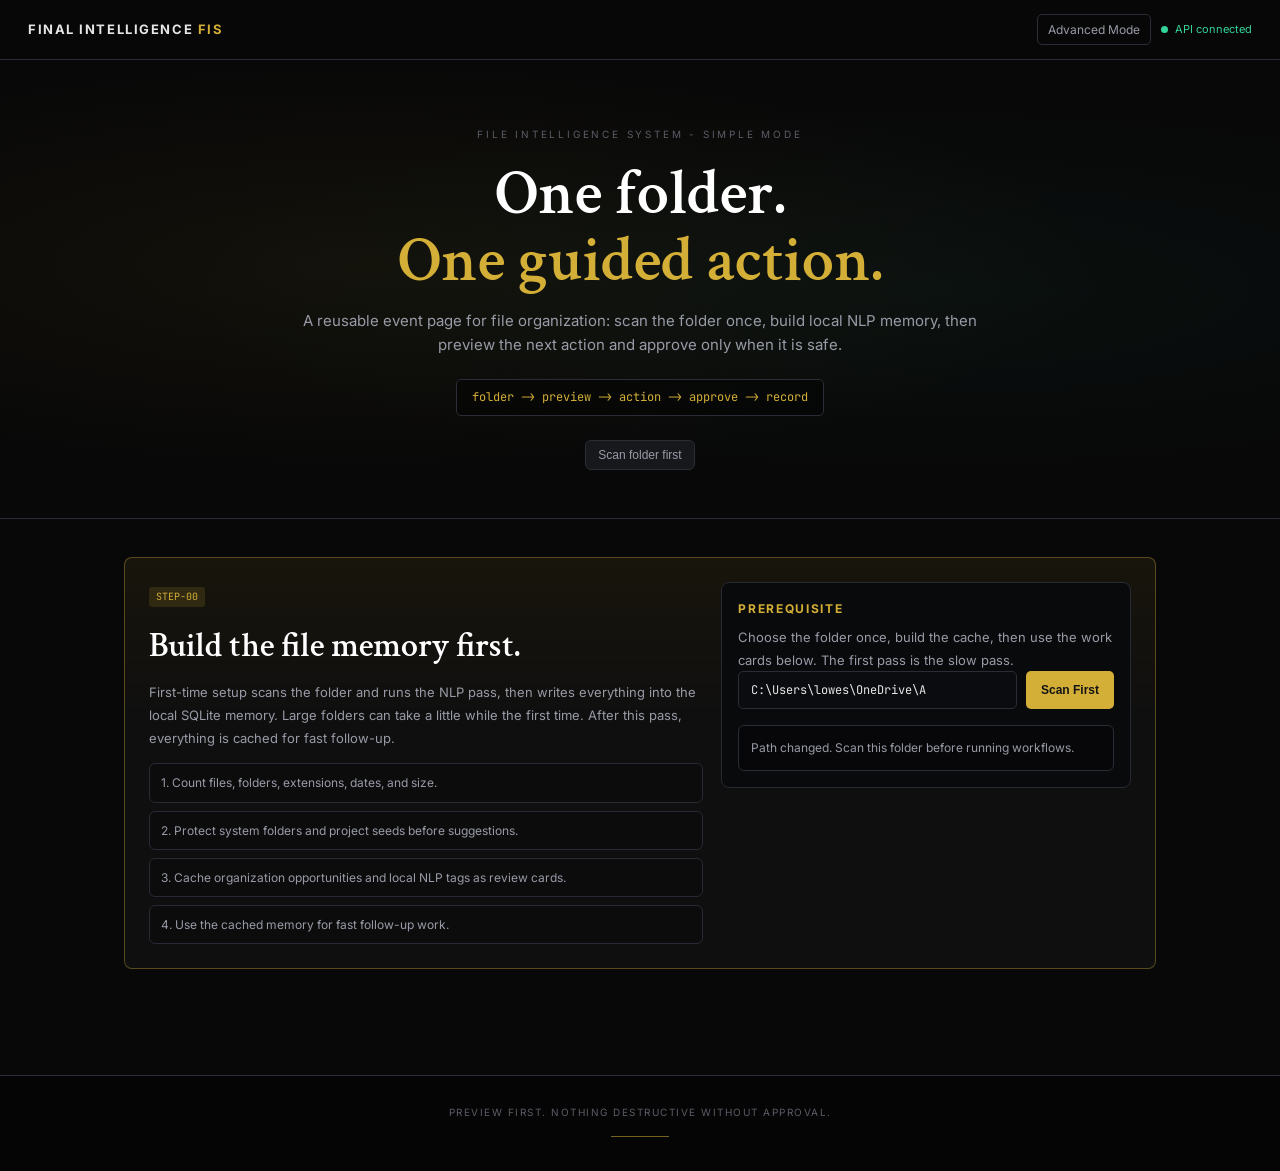
<file: 2simple.html>
<!DOCTYPE html>
<html lang="en">
<head>
<meta charset="UTF-8">
<meta name="viewport" content="width=device-width, initial-scale=1.0">
<title>Final Intelligence System - File Intelligence System</title>
<meta name="description" content="Guided file organization with preview-first safety.">
<link rel="preconnect" href="https://fonts.googleapis.com">
<link rel="preconnect" href="https://fonts.gstatic.com" crossorigin>
<link href="https://fonts.googleapis.com/css2?family=Crimson+Text:wght@400;600&family=Inter:wght@300;400;500;600;700&family=JetBrains+Mono:wght@400;500&display=swap" rel="stylesheet">
<style>
:root {
  --bg: #080808;
  --surface: #0f0f10;
  --surface2: #17181b;
  --surface3: #202229;
  --border: #2b2d36;
  --border-hover: #d4af37;
  --gold: #d4af37;
  --gold-dim: rgba(212,175,55,0.14);
  --text: #e6e6e6;
  --text-dim: #989ba6;
  --text-muted: #5b5d66;
  --green: #34d399;
  --blue: #60a5fa;
  --purple: #a78bfa;
  --amber: #fbbf24;
  --red: #f87171;
  --teal: #2dd4bf;
}
* { box-sizing: border-box; margin: 0; padding: 0; }
body {
  font-family: Inter, system-ui, sans-serif;
  background: var(--bg);
  color: var(--text);
  min-height: 100vh;
  line-height: 1.6;
}
.serif { font-family: "Crimson Text", serif; }
.mono { font-family: "JetBrains Mono", monospace; }
.topbar {
  display: flex;
  justify-content: space-between;
  align-items: center;
  gap: 18px;
  padding: 14px 28px;
  border-bottom: 1px solid var(--border);
  background: rgba(8,8,8,0.92);
  position: sticky;
  top: 0;
  z-index: 10;
}
.brand { font-size: 13px; font-weight: 700; letter-spacing: 0.12em; }
.brand span { color: var(--gold); }
.topnav { display: flex; align-items: center; gap: 10px; flex-wrap: wrap; }
.status { color: var(--green); font-size: 11px; }
.status::before {
  content: "";
  width: 7px;
  height: 7px;
  display: inline-block;
  border-radius: 50%;
  background: var(--green);
  margin-right: 7px;
}
.mode-link {
  color: var(--text-dim);
  text-decoration: none;
  border: 1px solid var(--border);
  border-radius: 5px;
  padding: 5px 10px;
  font-size: 12px;
}
.mode-link:hover { color: var(--gold); border-color: var(--gold); }
.hero {
  position: relative;
  overflow: hidden;
  text-align: center;
  padding: 66px 24px 48px;
  border-bottom: 1px solid var(--border);
}
.hero::before {
  content: "";
  position: absolute;
  inset: 0;
  background:
    radial-gradient(ellipse at 28% 45%, rgba(212,175,55,0.055) 0%, transparent 58%),
    radial-gradient(ellipse at 72% 50%, rgba(45,212,191,0.04) 0%, transparent 58%);
  pointer-events: none;
}
.hero > * { position: relative; }
.hero-label {
  color: var(--text-muted);
  font-size: 10px;
  letter-spacing: 0.28em;
  text-transform: uppercase;
  margin-bottom: 18px;
}
.hero h1 {
  font-family: "Crimson Text", serif;
  font-size: clamp(2.35rem, 5vw, 4rem);
  line-height: 1.05;
  font-weight: 600;
  color: white;
  margin-bottom: 14px;
}
.hero h1 span { color: var(--gold); }
.hero-sub {
  max-width: 720px;
  margin: 0 auto 22px;
  color: var(--text-dim);
  font-size: 15px;
}
.flow-pill {
  display: inline-block;
  color: var(--gold);
  background: rgba(0,0,0,0.42);
  border: 1px solid var(--border);
  border-radius: 5px;
  padding: 8px 15px;
  font-size: 12px;
}
.quick-links {
  display: flex;
  justify-content: center;
  gap: 10px;
  flex-wrap: wrap;
  margin-top: 24px;
}
.quick-link {
  border: 1px solid var(--border);
  background: var(--surface2);
  border-radius: 6px;
  padding: 7px 12px;
  color: var(--text-dim);
  text-decoration: none;
  font-size: 12px;
  cursor: pointer;
}
.quick-link:hover { border-color: var(--gold); color: var(--gold); }
.main {
  max-width: 1080px;
  margin: 0 auto;
  padding: 38px 24px 82px;
}
.ask-river {
  margin-bottom: 18px;
  background: #0b0f13;
  border: 1px solid #26323a;
  border-radius: 8px;
  overflow: hidden;
  box-shadow: inset 5px 0 0 var(--blue);
}
.ask-river-head {
  padding: 16px;
  background: linear-gradient(90deg, rgba(96,165,250,0.12), rgba(0,0,0,0));
  border-bottom: 1px solid #1a2329;
}
.ask-river-title {
  color: #b7d8ff;
  font-weight: 800;
  margin-bottom: 4px;
}
.ask-river-grid {
  display: grid;
  grid-template-columns: minmax(180px, 0.9fr) minmax(260px, 1.5fr) auto;
  gap: 8px;
  margin-top: 12px;
}
.ask-chip-row, .story-row {
  display: flex;
  gap: 8px;
  flex-wrap: wrap;
  margin-top: 10px;
}
.ask-chip {
  border: 1px solid #2d3744;
  background: #101113;
  color: var(--text-dim);
  border-radius: 5px;
  padding: 6px 10px;
  cursor: pointer;
  font-size: 12px;
}
.ask-chip strong { color: #b7d8ff; }
.story-panel {
  padding: 14px 16px 16px;
}
.story-card {
  min-width: 160px;
  flex: 1;
  background: #111418;
  border: 1px solid #2c3b4a;
  border-radius: 6px;
  padding: 10px;
}
.story-card strong {
  color: #b7d8ff;
  display: block;
  margin-bottom: 4px;
}
.story-arrow {
  color: var(--text-muted);
  display: flex;
  align-items: center;
  font-weight: 800;
}
.section-label {
  color: var(--text-muted);
  font-size: 10px;
  letter-spacing: 0.24em;
  text-transform: uppercase;
  margin-bottom: 14px;
}
.workflow-grid {
  display: grid;
  grid-template-columns: repeat(auto-fit, minmax(235px, 1fr));
  gap: 14px;
  margin-bottom: 34px;
}
.workflow-card {
  background: var(--surface);
  border: 1px solid var(--border);
  border-radius: 8px;
  padding: 22px;
  cursor: pointer;
  transition: border-color 0.2s, transform 0.18s, box-shadow 0.2s;
  position: relative;
  min-height: 178px;
}
.workflow-card:hover {
  transform: translateY(-2px);
  border-color: var(--gold);
  box-shadow: 0 8px 24px rgba(212,175,55,0.08);
}
.card-code {
  color: var(--gold);
  background: var(--gold-dim);
  border-radius: 3px;
  display: inline-block;
  padding: 2px 7px;
  font-size: 10px;
  margin-bottom: 12px;
}
.workflow-card h3 {
  font-family: "Crimson Text", serif;
  font-size: 24px;
  color: white;
  margin-bottom: 7px;
}
.workflow-card p {
  color: var(--text-dim);
  font-size: 13px;
  line-height: 1.65;
}
.workflow-card .arrow {
  position: absolute;
  right: 18px;
  bottom: 15px;
  color: var(--text-muted);
}
.preflight-panel {
  background: linear-gradient(180deg, rgba(212,175,55,0.08), rgba(15,15,16,1) 42%);
  border: 1px solid rgba(212,175,55,0.36);
  border-radius: 8px;
  padding: 24px;
  margin-bottom: 24px;
}
.preflight-grid {
  display: grid;
  grid-template-columns: 1.15fr 0.85fr;
  gap: 18px;
  align-items: start;
}
.preflight-panel h2 {
  font-family: "Crimson Text", serif;
  font-size: 34px;
  font-weight: 600;
  color: white;
  margin-bottom: 8px;
}
.preflight-list {
  display: grid;
  gap: 8px;
  margin-top: 14px;
}
.preflight-list div {
  border: 1px solid #272a32;
  background: rgba(0,0,0,0.22);
  border-radius: 6px;
  padding: 9px 11px;
  color: var(--text-dim);
  font-size: 12px;
}
.preflight-status {
  border: 1px solid #272a32;
  border-radius: 8px;
  background: #090a0c;
  padding: 16px;
}
.preflight-status strong {
  display: block;
  color: var(--gold);
  font-size: 12px;
  letter-spacing: 0.14em;
  text-transform: uppercase;
  margin-bottom: 8px;
}
.panel {
  background: var(--surface);
  border: 1px solid var(--border);
  border-radius: 8px;
  padding: 22px;
  margin-bottom: 18px;
}
.panel-head {
  display: flex;
  justify-content: space-between;
  gap: 16px;
  align-items: flex-start;
  margin-bottom: 18px;
}
.panel h2 {
  font-family: "Crimson Text", serif;
  font-size: 30px;
  font-weight: 600;
}
.panel-desc { color: var(--text-dim); font-size: 13px; max-width: 650px; }
.back {
  color: var(--text-dim);
  cursor: pointer;
  font-size: 12px;
  border: 1px solid var(--border);
  border-radius: 5px;
  padding: 6px 10px;
  white-space: nowrap;
}
.back:hover { color: var(--gold); border-color: var(--gold); }
.folder-row {
  display: flex;
  gap: 9px;
  margin-bottom: 16px;
}
.input {
  flex: 1;
  min-width: 180px;
  background: #0b0c0f;
  color: var(--text);
  border: 1px solid var(--border);
  border-radius: 5px;
  padding: 10px 12px;
  font-size: 12px;
}
.input:focus { outline: none; border-color: var(--gold); }
.btn {
  border: 1px solid transparent;
  border-radius: 5px;
  padding: 10px 14px;
  cursor: pointer;
  font-weight: 700;
  font-size: 12px;
  white-space: nowrap;
}
.btn:disabled { opacity: 0.45; cursor: wait; }
.btn-gold { background: var(--gold); color: #141414; }
.btn-blue { background: #132033; border-color: var(--blue); color: #b7d8ff; }
.btn-ghost { background: transparent; border-color: var(--border); color: var(--text-dim); }
.btn-ghost:hover { border-color: var(--gold); color: var(--gold); }
.metric-grid {
  display: grid;
  grid-template-columns: repeat(auto-fit, minmax(140px, 1fr));
  gap: 10px;
  margin: 16px 0;
}
.metric {
  background: #0a0b0d;
  border: 1px solid #20222a;
  border-radius: 6px;
  padding: 13px;
}
.metric strong { display: block; font-size: 24px; color: white; }
.metric span { color: var(--text-muted); font-size: 11px; }
.stats-split {
  display: grid;
  grid-template-columns: repeat(auto-fit, minmax(250px, 1fr));
  gap: 12px;
}
.choice-grid {
  display: grid;
  grid-template-columns: repeat(auto-fit, minmax(210px, 1fr));
  gap: 12px;
  margin: 14px 0 18px;
}
.choice-card {
  border: 1px solid var(--border);
  background: #0a0b0d;
  border-radius: 8px;
  padding: 16px;
  cursor: pointer;
}
.choice-card:hover,
.choice-card.selected {
  border-color: var(--gold);
  background: rgba(212,175,55,0.08);
  box-shadow: 0 8px 24px rgba(212,175,55,0.12);
}
.choice-card.selected { border-width: 2px; }
.choice-card h3 {
  font-family: "Crimson Text", serif;
  color: white;
  font-size: 24px;
  margin-bottom: 6px;
}
.choice-card p { color: var(--text-dim); font-size: 12px; }
.review-item {
  border: 1px solid rgba(96,165,250,0.24);
  background: rgba(96,165,250,0.06);
  border-radius: 8px;
  padding: 16px;
  margin: 14px 0;
}
.current-item {
  border: 1px solid rgba(212,175,55,0.42);
  background: rgba(212,175,55,0.08);
  border-radius: 8px;
  padding: 15px;
  margin: 14px 0;
}
.current-item h4 {
  color: white;
  font-family: "Crimson Text", serif;
  font-size: 25px;
  margin-bottom: 6px;
}
.current-item .path {
  color: var(--text-muted);
  display: block;
  margin-top: 8px;
  overflow-wrap: anywhere;
}
.before-after {
  display: grid;
  grid-template-columns: repeat(auto-fit, minmax(220px, 1fr));
  gap: 10px;
  margin-top: 12px;
}
.before-after div {
  border: 1px solid #252832;
  background: rgba(0,0,0,0.25);
  border-radius: 6px;
  padding: 10px;
}
.before-after span {
  display: block;
  color: var(--text-muted);
  font-size: 10px;
  letter-spacing: 0.12em;
  text-transform: uppercase;
  margin-bottom: 5px;
}
.before-after strong {
  color: white;
  overflow-wrap: anywhere;
}
.suggestion-list {
  display: grid;
  gap: 9px;
  margin-top: 12px;
}
.suggestion-card {
  border: 1px solid #252832;
  background: #08090b;
  border-radius: 7px;
  padding: 12px;
  cursor: pointer;
}
.suggestion-card.recommended { border-color: var(--gold); }
.suggestion-card:hover { border-color: var(--blue); }
.suggestion-card strong { color: white; }
.custom-row {
  display: flex;
  gap: 9px;
  margin-top: 10px;
}
.result-card {
  background: #0a0b0d;
  border: 1px solid #20222a;
  border-radius: 8px;
  padding: 16px;
  margin-top: 12px;
}
.result-title {
  display: flex;
  justify-content: space-between;
  gap: 12px;
  align-items: center;
  margin-bottom: 10px;
}
.result-title h3 {
  font-family: "Crimson Text", serif;
  color: white;
  font-size: 23px;
}
.tag-row { display: flex; flex-wrap: wrap; gap: 6px; margin-top: 8px; }
.tag {
  border-radius: 999px;
  padding: 3px 8px;
  font-size: 10px;
  font-weight: 700;
  letter-spacing: 0.04em;
  text-transform: uppercase;
}
.tag-green { background: rgba(52,211,153,0.12); color: var(--green); }
.tag-blue { background: rgba(96,165,250,0.12); color: var(--blue); }
.tag-purple { background: rgba(167,139,250,0.12); color: var(--purple); }
.tag-amber { background: rgba(251,191,36,0.12); color: var(--amber); }
.tag-red { background: rgba(248,113,113,0.12); color: var(--red); }
.table {
  width: 100%;
  border-collapse: collapse;
  margin-top: 12px;
  font-size: 12px;
}
.table th, .table td {
  text-align: left;
  border-bottom: 1px solid #1c1e25;
  padding: 8px 7px;
  color: var(--text-dim);
}
.table th { color: var(--text-muted); font-size: 10px; letter-spacing: 0.12em; text-transform: uppercase; }
.table td.clean { color: var(--green); }
.approval-toolbar {
  display: flex;
  align-items: center;
  justify-content: space-between;
  flex-wrap: wrap;
  gap: 10px;
  border: 1px solid var(--border);
  border-radius: 8px;
  background: rgba(255,255,255,0.025);
  padding: 10px;
  margin-top: 14px;
}
.approval-tools { display: flex; flex-wrap: wrap; align-items: center; gap: 8px; }
.schema-select {
  background: var(--surface2);
  color: var(--text);
  border: 1px solid var(--border);
  border-radius: 6px;
  padding: 8px 10px;
}
.sample-group {
  border: 1px solid var(--border);
  border-radius: 8px;
  overflow: hidden;
  margin-top: 14px;
}
.sample-heading {
  display: flex;
  justify-content: space-between;
  gap: 12px;
  align-items: center;
  padding: 10px 12px;
  background: var(--surface2);
  border-bottom: 1px solid var(--border);
}
.sample-heading h4 {
  color: white;
  font-size: 13px;
  font-weight: 700;
}
.approval-row {
  display: grid;
  grid-template-columns: 34px minmax(210px, 0.9fr) minmax(360px, 1.35fr) 126px;
  gap: 12px;
  align-items: center;
  padding: 12px;
  border-bottom: 1px solid #1c1e25;
}
.approval-row:last-child { border-bottom: 0; }
.approval-row.warning { background: rgba(251,191,36,0.045); }
.approval-check {
  width: 18px;
  height: 18px;
  accent-color: var(--gold);
}
.rename-name {
  color: var(--text);
  font-size: 12px;
  overflow-wrap: anywhere;
}
.rename-path {
  color: var(--text-muted);
  font-size: 10px;
  margin-top: 2px;
  overflow-wrap: anywhere;
}
.rename-input {
  width: 100%;
  min-height: 34px;
  background: #08090b;
  border: 1px solid var(--border);
  border-radius: 6px;
  color: var(--green);
  padding: 7px 9px;
}
.rename-input:focus {
  outline: none;
  border-color: var(--gold);
}
.suggestion-strip {
  display: grid;
  grid-template-columns: repeat(3, minmax(0, 1fr));
  gap: 7px;
  margin-top: 8px;
}
.suggestion-mini {
  border: 1px solid var(--border);
  background: rgba(255,255,255,0.025);
  border-radius: 6px;
  color: var(--text-dim);
  padding: 7px;
  text-align: left;
  cursor: pointer;
  min-height: 54px;
}
.suggestion-mini:hover {
  border-color: var(--gold);
  color: var(--text);
}
.suggestion-mini strong {
  display: block;
  color: var(--gold);
  font-size: 9px;
  letter-spacing: 0.12em;
  text-transform: uppercase;
  margin-bottom: 3px;
}
.suggestion-mini span {
  display: block;
  overflow-wrap: anywhere;
  font-family: "JetBrains Mono", monospace;
  font-size: 10px;
  line-height: 1.35;
}
.trust-panel {
  display: grid;
  grid-template-columns: repeat(3, minmax(0, 1fr));
  gap: 10px;
  margin-top: 14px;
}
.trust-card {
  border: 1px solid var(--border);
  border-radius: 8px;
  padding: 12px;
  background: rgba(255,255,255,0.025);
}
.trust-card strong {
  display: block;
  color: white;
  font-size: 13px;
  margin-bottom: 4px;
}
.trust-card span {
  color: var(--text-dim);
  font-size: 12px;
}
.approve-count {
  color: var(--gold);
  font-weight: 700;
}
.approval-empty {
  padding: 18px;
  color: var(--text-dim);
}
.explain {
  color: var(--text-dim);
  font-size: 13px;
  line-height: 1.75;
}
.notice {
  margin-top: 14px;
  padding: 12px;
  border-radius: 6px;
  border: 1px solid var(--border);
  color: var(--text-dim);
  background: rgba(0,0,0,0.28);
  font-size: 12px;
}
.actions { display: flex; flex-wrap: wrap; gap: 8px; margin-top: 14px; }
.footer {
  border-top: 1px solid var(--border);
  background: #050505;
  padding: 28px 24px 34px;
  text-align: center;
  color: var(--text-muted);
  font-size: 10px;
  letter-spacing: 0.15em;
  text-transform: uppercase;
}
.footer::after {
  content: "";
  display: block;
  width: 58px;
  height: 1px;
  margin: 16px auto 0;
  background: var(--gold);
  opacity: 0.55;
}
@media (max-width: 640px) {
  .topbar, .panel-head, .folder-row { flex-direction: column; align-items: stretch; }
  .preflight-grid { grid-template-columns: 1fr; }
  .approval-row { grid-template-columns: 28px 1fr; }
  .approval-row > :nth-child(3), .approval-row > :nth-child(4) { grid-column: 2; }
  .suggestion-strip, .trust-panel { grid-template-columns: 1fr; }
  .hero { padding-top: 42px; }
  .main { padding: 28px 16px 42px; }
}
</style>
</head>
<body>
<div class="topbar">
  <div class="brand">FINAL INTELLIGENCE <span>FIS</span></div>
  <div class="topnav">
    <a class="mode-link" href="/">Advanced Mode</a>
    <span class="status">API connected</span>
  </div>
</div>

<section class="hero">
  <div class="hero-label">File Intelligence System - Simple Mode</div>
  <h1>One folder.<br><span>One guided action.</span></h1>
  <p class="hero-sub">A reusable event page for file organization: scan the folder once, build local NLP memory, then preview the next action and approve only when it is safe.</p>
  <div class="flow-pill mono">folder -> preview -> action -> approve -> record</div>
  <div class="quick-links">
    <button class="quick-link" id="heroScanBtn">Scan folder first</button>
    <button class="quick-link" data-flow="intel">Let intelligence sort</button>
    <button class="quick-link" data-flow="rename">Rename files</button>
    <button class="quick-link" data-flow="cache">Build file cache</button>
    <button class="quick-link" data-flow="create">Create from template</button>
  </div>
</section>

<main class="main">
  <div id="app"></div>
</main>

<footer class="footer">Preview first. Nothing destructive without approval.</footer>

<script>
const API = "http://127.0.0.1:61845";
const DEFAULT_PATH = "C:\\Users\\lowes\\OneDrive\\A";
let state = {
  flow: null,
  path: DEFAULT_PATH,
  busy: false,
  result: null,
  scanResult: null,
  message: "",
  homePhase: "scan",
  scanStartAt: 0,
  scanElapsedSeconds: 0,
  scanTimerId: null,
  scannedPath: "",
  postScanPrompt: false,
  modeSelection: null,
  stats: null,
  rename: { schema: "baseline", seed: 0 },
  decision: { goal: null, action: null, items: [], index: 0, saved: 0, custom: "" },
  intel: { step: 0, decisions: {} },
  intent: { query: "", plan: null }
};

const flows = {
  sort: {
    code: "SORT-01",
    title: "Sort files myself",
    desc: "Use the SQLite cache to explain the folder shape: file count, folder count, common extensions, duplicate groups, and safe next actions.",
    route: path => `${API}/api/cache/summary?root=${encodeURIComponent(path)}`,
    button: "Load Cached Preview",
    tag: "Manual"
  },
  intel: {
    code: "FIS-02",
    title: "Let intelligence sort",
    desc: "Load cached organization opportunities first: protected items, duplicates, bad names, unknown files, metadata gaps, and review cards.",
    route: path => `${API}/api/findings?root=${encodeURIComponent(path)}&min_weight=3`,
    button: "Start Intelligence Walkthrough",
    tag: "Cache"
  },
  rename: {
    code: "NAME-03",
    title: "Rename files",
    desc: "Use cached rename findings to review the weirdest names first, approve the rule, and edit exceptions before anything changes.",
    route: path => `${API}/api/cache/rename-sample?root=${encodeURIComponent(path)}&schema=${encodeURIComponent(state.rename.schema)}&seed=${encodeURIComponent(state.rename.seed)}`,
    button: "Load Rename Review",
    tag: "Rename"
  },
  cache: {
    code: "CACHE-04",
    title: "Build file cache",
    desc: "Scan folder inventory into the shared FIS database so the dashboard can load folder knowledge quickly.",
    route: path => `${API}/api/cache/scan?path=${encodeURIComponent(path)}&recursive=true&follow_links=true&max=250000`,
    button: "Scan Into Cache",
    tag: "SQLite"
  },
  create: {
    code: "CREATE-05",
    title: "Create folder from template",
    desc: "Stamp out a new folder with preset structure: subfolders, starter files, and naming conventions built in.",
    route: null,
    button: "Create Folder",
    tag: "Template"
  }
};

const decisionGoals = {
  rename: {
    title: "Rename files",
    desc: "Fix messy names with a consistent naming schema.",
    actions: {
      baseline: { title: "Baseline", desc: "lowercase + hyphens" },
      date_schema: { title: "Date schema", desc: "YYYY-MM-DD prefix" },
      domain_schema: { title: "Domain schema", desc: "domain__topic__type" }
    }
  },
  combine: {
    title: "Combine folders",
    desc: "Merge related folders into one clean project folder.",
    actions: {
      combine: { title: "Merge related folders", desc: "merge folders that belong to one project" },
      hub: { title: "Create hub folder", desc: "point multiple folders to one shared home" }
    }
  },
  split: {
    title: "Split folders",
    desc: "Separate mixed folders by type, topic, date, or purpose.",
    actions: {
      separate: { title: "Separate by type", desc: "split into narrower groups" },
      split_by_date: { title: "Split by date", desc: "separate older and newer files" },
      split_by_topic: { title: "Split by topic", desc: "split by NLP tags or project theme" }
    }
  },
  dedupe: {
    title: "Deduplicate",
    desc: "Find duplicated files and pick a safe cleanup path.",
    actions: {
      dedupe_filename: { title: "Exact duplicates", desc: "exact filename and content patterns" },
      dedupe_similar: { title: "Near duplicates", desc: "same project, different versions" }
    }
  },
  create: {
    title: "Create folders",
    desc: "Build a new project structure where your files can land.",
    actions: {
      create_seed: { title: "Project seed", desc: "create a clean project starter" },
      create_by_pattern: { title: "Pattern folders", desc: "split by tags, client, year, topic" }
    }
  },
  relocate: {
    title: "Relocate",
    desc: "Move, archive, or quarantine safely.",
    actions: {
      move: { title: "Move", desc: "move to a better active folder" },
      archive: { title: "Archive", desc: "remove from active workspace" },
      delete_later: { title: "Delete later", desc: "defer deletion behind review"
      }
    }
  }
};

function esc(value) {
  return String(value ?? "").replace(/[&<>"']/g, ch => ({
    "&": "&amp;", "<": "&lt;", ">": "&gt;", '"': "&quot;", "'": "&#39;"
  }[ch]));
}

function fmtInt(value) {
  const num = Number(value || 0);
  return Number.isFinite(num) ? num.toLocaleString() : "0";
}

function fmtBytes(value) {
  const bytes = Number(value || 0);
  if (!Number.isFinite(bytes) || bytes <= 0) return "0 B";
  const units = ["B", "KB", "MB", "GB", "TB"];
  let size = bytes;
  let index = 0;
  while (size >= 1024 && index < units.length - 1) {
    size /= 1024;
    index += 1;
  }
  return `${size.toFixed(size >= 10 || index === 0 ? 0 : 1)} ${units[index]}`;
}

function normalizePath(value) {
  return String(value || "")
    .trim()
    .replace(/[/\\]+/g, "\\")
    .replace(/\\+$/, "")
    .toLowerCase();
}

function isScannedForCurrentPath() {
  const activeResult = state.scanResult || state.result;
  const scanned = normalizePath(state.scannedPath || activeResult?.scan_path || "");
  const current = normalizePath(state.path);
  return Boolean(scanned)
    && scanned === current
    && !activeResult?.error
    && (activeResult?.bootstrap || activeResult?.mode === "inventory");
}

function ensureScannedForAction(actionLabel) {
  if (!isScannedForCurrentPath()) {
    state = {
      ...state,
      flow: null,
      postScanPrompt: false,
      modeSelection: null,
      message: actionLabel
        ? `${actionLabel} is locked until Scan First is complete for the current folder.`
        : "Scan this folder first before any file action.",
    };
    render();
    return false;
  }
  return true;
}

function clearScanTimer() {
  if (state.scanTimerId) {
    clearInterval(state.scanTimerId);
    state.scanTimerId = null;
  }
}

function formatElapsed(seconds) {
  const safeSeconds = Math.max(0, Number(seconds) || 0);
  const mins = Math.floor(safeSeconds / 60);
  const secs = safeSeconds % 60;
  return `${mins}:${String(secs).padStart(2, "0")}`;
}

function setFlow(flow) {
  if (!ensureScannedForAction("Manual, intelligence, rename, or create workflows")) {
    return;
  }
  if (state.homePhase !== "questions") {
    state = {
      ...state,
      flow: null,
      message: "Complete the setup sequence first: Scan → Statistics → Questions."
    };
    render();
    return;
  }
  state = { ...state, flow, result: null, message: "" };
  state.postScanPrompt = false;
  state.modeSelection = null;
  render();
}

function goHome() {
  state = {
    ...state,
    flow: null,
    result: state.scanResult || state.result,
    homePhase: isScannedForCurrentPath() ? state.homePhase : "scan",
    message: "",
    postScanPrompt: false,
    modeSelection: null
  };
  render();
}

function continueSetup() {
  if (!ensureScannedForAction("Next stage")) return;
  state = {
    ...state,
    postScanPrompt: "mode",
    message: "Great. Are you ready to move to the next stage?"
  };
  render();
}

function chooseManualPath() {
  if (!ensureScannedForAction("Manual setup mode")) return;
  state = {
    ...state,
    homePhase: "questions",
    postScanPrompt: false,
    modeSelection: "manual",
    message: "Great. Use the three-question decision tree to pick your preferred action."
  };
  render();
}

function chooseAdvancedPath() {
  if (!ensureScannedForAction("Advanced workflow mode")) return;
  state = {
    ...state,
    homePhase: "questions",
    postScanPrompt: false,
    modeSelection: "advanced",
    message: "Advanced workflow unlocked. Pick a flow from the cards below."
  };
  render();
}

async function runFlow() {
  const spec = flows[state.flow];
  if (!spec || !state.path.trim()) return;
  state = { ...state, busy: true, result: null, message: "Working..." };
  render();
  try {
    let data;
    if (state.flow === "create") {
      const res = await fetch(API + "/api/create/folder", {
        method: "POST",
        headers: {"Content-Type": "application/json"},
        body: JSON.stringify({
          parent: state.path,
          name: state.createName || "my-new-folder",
          template: state.createTemplate || "station"
        })
      });
      data = await res.json();
    } else {
      const res = await fetch(spec.route(state.path));
      data = await res.json();
    }
    state = { ...state, busy: false, result: data, message: data.error ? data.error : "Preview ready." };
  } catch (err) {
    state = { ...state, busy: false, result: { error: String(err) }, message: "Could not reach the local API." };
  }
  render();
}

async function runPreflightScan() {
  if (!state.path.trim()) return;
  clearScanTimer();
  const started = Date.now();
  const targetPath = state.path;
  state = {
    ...state,
    flow: null,
    busy: true,
    result: null,
    scanResult: null,
    homePhase: "scanning",
    modeSelection: null,
    scanStartAt: started,
    scanElapsedSeconds: 0,
    message: "Building file memory..."
  };
  state.scanTimerId = setInterval(() => {
    const nextElapsed = Math.floor((Date.now() - started) / 1000);
    state = {
      ...state,
      scanElapsedSeconds: nextElapsed,
      message: `Building file memory... (${formatElapsed(nextElapsed)} elapsed)`
    };
    render();
  }, 1000);
  render();
  try {
    const endpoint = `${API}/api/bootstrap`;
    const query = new URLSearchParams({
      path: targetPath,
      recursive: "true",
      follow_links: "true",
      max: "250000",
      classify: "true",
      only_unclassified: "true",
      nlp: "true",
      classify_max: "250000",
      preview: "120",
    });
      const res = await fetch(`${endpoint}?${query}`);
      const data = await res.json();
      let scanSummary = null;
      if (!data.error) {
        try {
          const summaryRes = await fetch(`${API}/api/cache/summary?root=${encodeURIComponent(targetPath)}`);
          scanSummary = await summaryRes.json();
        } catch {
          scanSummary = { error: "Could not load local statistics." };
        }
      }
    state = {
      ...state,
      busy: false,
      scannedPath: data.scan_path || targetPath,
      postScanPrompt: !data.error,
      homePhase: data.error ? "scan" : "stats",
      modeSelection: null,
      scanElapsedSeconds: data.error ? state.scanElapsedSeconds : Math.floor((Date.now() - started) / 1000),
      result: data,
      scanResult: data.error ? null : data,
      stats: scanSummary && !scanSummary.error ? scanSummary : (data.error ? { error: data.error } : data),
      message: data.error
        ? data.error
        : `File memory and NLP pass are ready. ${data.classified ?? 0} files classified, ${data.classify_top_tags?.length ?? 0} top tags found.`
    };
  } catch (err) {
    state = {
      ...state,
      busy: false,
      result: { error: String(err) },
      scanResult: null,
      homePhase: "scan",
      scanElapsedSeconds: Math.floor((Date.now() - started) / 1000),
      message: "Could not reach the local API."
    };
  } finally {
    clearScanTimer();
  }
  render();
}

async function runBackgroundNlpClassify() {
  try {
    const res = await fetch(`${API}/api/cache/classify?root=${encodeURIComponent(state.path)}&limit=300&only_unclassified=true&nlp=true`);
    const data = await res.json();
    if (data.error) {
      state = { ...state, message: `File memory is ready. Final Intelligence classification needs review: ${data.error}` };
    } else {
      state = { ...state, message: `File memory is ready. Final Intelligence classified ${fmtInt(data.total || 0)} cached files for review.` };
    }
  } catch (err) {
    state = { ...state, message: "File memory is ready. Final Intelligence classification can run from Review when the API is free." };
  }
  render();
}

async function loadStats() {
  if (!isScannedForCurrentPath()) return;
  try {
    const target = state.scannedPath || state.path;
    const res = await fetch(`${API}/api/cache/summary?root=${encodeURIComponent(target)}`);
    const data = await res.json();
    state = { ...state, stats: data };
    render();
  } catch (err) {
    state = { ...state, stats: { error: String(err) } };
    render();
  }
}

function resetDecision() {
  state = {
    ...state,
    decision: { goal: null, action: null, items: [], index: 0, saved: 0, custom: "" },
    message: ""
  };
  render();
}

function selectDecisionGoal(goal) {
  state = {
    ...state,
    decision: { ...state.decision, goal, action: null, items: [], index: 0, custom: "" },
    message: ""
  };
  render();
}

async function askRiver(queryOverride = "") {
  const input = document.getElementById("askRiverInput");
  const query = (queryOverride || input?.value || state.intent.query || "").trim();
  if (!query) {
    state = { ...state, message: "Tell the Final Intelligence System what you want to do first." };
    render();
    return;
  }
  if (!ensureScannedForAction("Ask Final Intelligence")) {
    return;
  }
  state = { ...state, busy: true, intent: { ...state.intent, query }, message: "The Final Intelligence System is building a preview storyboard..." };
  render();
  try {
    const res = await fetch(`${API}/api/intent`, {
      method: "POST",
      headers: { "Content-Type": "application/json" },
      body: JSON.stringify({ path: state.path, query })
    });
    const plan = await res.json();
    state = { ...state, busy: false, intent: { query, plan }, message: "Storyboard ready. Nothing has changed." };
  } catch (err) {
    state = { ...state, busy: false, message: "The Final Intelligence System could not build that storyboard yet." };
  }
  render();
}

function askRiverHtml() {
  const plan = state.intent.plan;
  const chips = [
    ["Duplicates", "find duplicate files and send them to review", "review first"],
    ["Clean names", "rename messy files to baseline slug", "baseline"],
    ["HTML folders", "find folders that are mostly HTML pages", "full HTML family"],
    ["Fingerprint", "fingerprint similar Logos papers and naming patterns", "content + names"],
    ["Similar hubs", "find scattered similar folders and create a hub", "link, don't merge"],
  ];
  return `
    <section class="ask-river">
      <div class="ask-river-head">
        <div class="ask-river-title">Ask Final Intelligence</div>
        <p class="explain">Type the goal in plain English. Final Intelligence turns it into a preview-only storyboard before anything can run.</p>
        <div class="ask-river-grid">
          <input class="input mono" id="askPathInput" value="${esc(state.path)}">
          <input class="input" id="askRiverInput" value="${esc(state.intent.query || "")}" placeholder='Ask Final Intelligence... "clean up duplicates and rename the rest"'>
          <button class="btn btn-blue" id="askRiverBtn" ${state.busy ? "disabled" : ""}>${state.busy ? "Thinking..." : "Build Storyboard"}</button>
        </div>
        <div class="ask-chip-row">
          ${chips.map(([label, query, hint]) => `<button class="ask-chip" data-ask="${esc(query)}"><strong>${label}</strong> · ${hint}</button>`).join("")}
        </div>
      </div>
      ${plan ? `
        <div class="story-panel">
          <div class="result-title"><h3>Storyboard preview</h3><span class="tag tag-blue">${Math.round((plan.confidence || 0) * 100)}% fit</span></div>
          <p class="explain">${esc(plan.safety || "Preview only.")}</p>
          <div class="story-row">
            ${(plan.blocks || []).map((b, i) => `
              ${i ? `<span class="story-arrow">-&gt;</span>` : ""}
              <div class="story-card">
                <strong>${esc(b.title)}</strong>
                <p class="explain">${esc(b.purpose)}</p>
              </div>
            `).join("")}
          </div>
          <div class="tag-row" style="margin-top:12px">
            <a class="btn btn-ghost" href="/">Edit in Advanced</a>
            <span class="tag tag-green">no file changes</span>
          </div>
        </div>
      ` : ""}
    </section>
  `;
}

async function selectDecisionAction(action) {
  const decision = { ...state.decision, action, items: [], index: 0, custom: "" };
  state = { ...state, decision, busy: true, message: "Loading cached review cards..." };
  render();
  try {
    const items = await loadDecisionItems(decision.goal, action);
    state = {
      ...state,
      busy: false,
      decision: { ...decision, items },
      message: items.length ? "Review cards loaded from SQLite." : "No cached cards found for that action yet."
    };
  } catch (err) {
    state = { ...state, busy: false, message: "Could not load cached review cards." };
  }
  render();
}

async function loadDecisionItems(goal, action) {
  if (goal === "rename") {
    const res = await fetch(`${API}/api/cache/rename-plan?root=${encodeURIComponent(state.path)}&limit=50`);
    const data = await res.json();
    return (data.operations || []).map(op => ({
      kind: "rename",
      path: op.filepath,
      filename: op.filename,
      evidence: `Current name: ${op.filename}`,
      weight: op.status === "collision" ? 8 : 7,
      base: op.baseline,
      status: op.status
    }));
  }
  const res = await fetch(`${API}/api/cache/findings?root=${encodeURIComponent(state.path)}&limit=80`);
  const data = await res.json();
  const actionTypes = {
    combine: ["tiny_folder", "similar_folder_names", "single_theme_cluster", "bad_folder_name"],
    hub: ["project_seed", "single_theme_cluster"],
    separate: ["mixed_purpose_folder", "archive_export_residue", "unknown_file", "bad_folder_name"],
    split_by_date: ["mixed_purpose_folder", "old_inactive_folder", "archive_export_residue"],
    split_by_topic: ["single_theme_cluster", "bad_folder_name", "unknown_file", "project_seed"],
    dedupe_filename: ["duplicate_filename_size"],
    dedupe_similar: ["duplicate_filename_size"],
    create_seed: ["project_seed", "bad_folder_name", "empty_folder"],
    create_by_pattern: ["single_theme_cluster", "unknown_file", "mixed_purpose_folder"],
    move: ["wrong_location_file", "orphan_file", "unknown_file"],
    archive: ["archive_export_residue", "old_inactive_folder", "large_space_user"],
    delete_later: ["empty_folder", "duplicate_filename_size", "orphan_file"]
  };
  const allowed = actionTypes[action] || [];
  return (data.findings || [])
    .filter(f => !allowed.length || allowed.includes(f.finding_type))
    .map(f => ({
      kind: "finding",
      finding_type: f.finding_type,
      path: f.path,
      filename: (f.path || "").split(/[\\/]/).pop(),
      evidence: f.evidence,
      title: f.title,
      weight: f.weight,
      suggested_action: f.suggested_action
    }));
}

function resetIntelWalkthrough() {
  state = { ...state, intel: { step: 0, decisions: {} }, message: "" };
  render();
}

async function decideIntelTier(action, tier) {
  const schemaEl = document.getElementById("intelSchema");
  const schema = schemaEl ? schemaEl.value : "baseline";
  const findings = (tier.findings || []).slice(0, action === "approve" ? 25 : 1);
  state = { ...state, busy: true, message: "Recording decision..." };
  render();
  try {
    for (const finding of findings) {
      await fetch(`${API}/api/findings/decide`, {
        method: "POST",
        headers: { "Content-Type": "application/json" },
        body: JSON.stringify({
          finding_id: finding.finding_id,
          action,
          schema,
          tier_weight: tier.weight,
          tier_title: tier.title
        })
      });
    }
    const key = String(tier.weight);
    const decisions = {
      ...state.intel.decisions,
      [key]: { action, schema, count: findings.length, title: tier.title }
    };
    state = {
      ...state,
      busy: false,
      intel: { ...state.intel, decisions, step: state.intel.step + 1 },
      message: `${actionLabel(action)} recorded for ${findings.length} item(s).`
    };
  } catch (err) {
    state = { ...state, busy: false, message: "Could not record that decision." };
  }
  render();
}

function actionLabel(action) {
  return {
    approve: "Approved",
    skip: "Skipped",
    disapprove: "Disapproved",
    defer: "Deferred",
    auto_approve: "Auto-approved"
  }[action] || action;
}

function decisionSuggestions(item) {
  const goal = state.decision.goal;
  const action = state.decision.action;
  if (!item) return [];
  if (goal === "rename") {
    const base = item.base || "clean-name";
    const stem = base.replace(/\.[^.]+$/, "");
    const ext = (base.match(/\.[^.]+$/) || [""])[0];
    return [
      { source: "Rules engine", value: base, confidence: 72 },
      { source: "Final Intelligence", value: action === "domain_schema" ? `brain_system__${stem.replaceAll("-", "_")}__v01${ext}` : base, confidence: 84, recommended: true },
      { source: "NLP", value: action === "date_schema" ? `2026-06-14-${base}` : `programming__${stem.replaceAll("-", "_")}__v01${ext}`, confidence: 68 }
    ];
  }
  const pathName = item.filename || "selected item";
  const actionText = {
    combine: "combine into reviewed theme folder",
    hub: "create a hub folder and keep sources linked",
    separate: "separate into clearer sub-buckets",
    split_by_date: "split by date buckets after review",
    split_by_topic: "split by topic cluster",
    dedupe_filename: "dedupe exact duplicate files",
    dedupe_similar: "dedupe near-duplicate variants",
    create_seed: "create a fresh project seed folder",
    create_by_pattern: "create folders by recognized pattern",
    move: "move to the best matching active folder",
    archive: "archive after review",
    delete_later: "send to delete-later quarantine"
  }[action] || "review";
  return [
    { source: "Rules engine", value: item.suggested_action || actionText, confidence: 70 },
    { source: "Final Intelligence", value: actionText, confidence: Math.min(92, 65 + Number(item.weight || 5) * 3), recommended: true },
    { source: "NLP", value: `review ${pathName} as ${item.finding_type || "organization item"}`, confidence: 64 }
  ];
}

async function chooseDecisionOption(choice, customValue = "") {
  const item = state.decision.items[state.decision.index];
  if (!item) return;
  const suggestions = decisionSuggestions(item);
  const selected = choice === "custom"
    ? { source: "Custom", value: customValue || state.decision.custom || "custom answer", confidence: 100 }
    : suggestions[choice];
  if (!selected) return;
  const recommended = suggestions.find(s => s.recommended) || suggestions[1] || suggestions[0];
  const decision = {
    filepath: item.kind === "rename" ? item.path : "",
    filename: item.filename || item.path || "review item",
    ext: item.path ? (item.path.match(/\.[^\\.\\/]+$/) || [""])[0] : "",
    proposed_domain: recommended.value,
    final_domain: selected.value,
    confidence: selected.confidence || 0,
    action: choice === "custom" ? "custom_correction" : "guided_choice",
    source: selected.source,
    keywords: [state.decision.goal, state.decision.action, item.kind, item.finding_type || item.status || ""].filter(Boolean),
    goal: state.decision.goal,
    selected_action: state.decision.action,
    shown_options: suggestions,
    river_recommendation: recommended.value,
    selected_option: selected.value,
    correction_weight: choice === "custom" ? 10 : 1
  };
  try {
    await fetch(`${API}/api/decide`, {
      method: "POST",
      headers: { "Content-Type": "application/json" },
      body: JSON.stringify({ decisions: [decision] })
    });
  } catch (err) {
    state = { ...state, message: "Decision could not be recorded." };
    render();
    return;
  }
  const nextIndex = state.decision.index + 1;
  state = {
    ...state,
    decision: { ...state.decision, index: nextIndex, saved: state.decision.saved + 1, custom: "" },
    message: "Decision recorded. Final Intelligence learned from that choice."
  };
  render();
}

function homeHtml() {
  const cacheReady = isScannedForCurrentPath();
  const findingCount = cacheReady
    ? (state.stats?.finding_count ?? state.result?.finding_count ?? 0)
    : null;
  const canPromptForMode = cacheReady && state.homePhase === "stats" && state.postScanPrompt === true;
  const canOpenWorkflows = cacheReady && state.homePhase === "questions";
  const showManualWorkflow = canOpenWorkflows && state.modeSelection !== "advanced";
  const showAdvancedWorkflows = canOpenWorkflows && state.modeSelection !== "manual";
  return `
    <section class="preflight-panel">
      <div class="preflight-grid">
        <div>
          <span class="card-code mono">STEP-00</span>
          <h2>Build the file memory first.</h2>
          <p class="explain">
            First-time setup scans the folder and runs the NLP pass, then writes everything into the local SQLite memory. Large folders can take a little while the first time. After this pass, everything is cached for fast follow-up.
          </p>
          <div class="preflight-list">
            <div>1. Count files, folders, extensions, dates, and size.</div>
            <div>2. Protect system folders and project seeds before suggestions.</div>
            <div>3. Cache organization opportunities and local NLP tags as review cards.</div>
            <div>4. Use the cached memory for fast follow-up work.</div>
          </div>
        </div>
          <div class="preflight-status">
            <strong>${cacheReady ? "Cache Ready" : state.homePhase === "scanning" ? "Scanning..." : "Prerequisite"}</strong>
            <p class="explain">
            ${state.homePhase === "scanning"
              ? `Large folders can take a minute or two. Timer: ${formatElapsed(state.scanElapsedSeconds)}`
              : cacheReady
                ? `This folder has been indexed. ${findingCount} organization finding card(s) are ready for review.`
                : "Choose the folder once, build the cache, then use the work cards below. The first pass is the slow pass."}
              ${state.homePhase === "stats" ? "Local statistics are ready." : ""}
          </p>
          <div class="folder-row">
            <input class="input mono" id="homePathInput" value="${esc(state.path)}">
            <button class="btn btn-gold" id="homeScanBtn" ${state.busy ? "disabled" : ""}>${state.busy ? "Scanning..." : "Scan First"}</button>
          </div>
        ${state.message ? `<div class="notice">${esc(state.message)}</div>` : ""}
          ${state.path && normalizePath(state.path) !== normalizePath(state.scannedPath) ? `<div class="notice">Path changed. Scan this folder before running workflows.</div>` : ""}
          ${canPromptForMode ? `<div class="notice"><strong>Scan complete.</strong> Are you ready for the next stage?</div><div class="actions"><button class="btn btn-gold" id="homeContinueBtn">Yes, continue</button></div>` : ""}
          ${state.homePhase === "stats" && state.postScanPrompt === "mode" ? `
            <div class="notice">
              <strong>Scan done:</strong> do you want to work manually through the File Intelligence System?
              <div class="actions" style="margin-top: 10px;">
                <button class="btn btn-gold" id="homeManualPathBtn">Manual guided path</button>
                <button class="btn btn-ghost" id="homeAdvancedPathBtn">Advanced workflow</button>
              </div>
            </div>
          ` : ""}
        </div>
      </div>
    </section>
      ${state.homePhase !== "scan" && state.homePhase !== "scanning" ? statsHtml(state.stats) : ""}
      ${showManualWorkflow ? decisionTreeHtml() : ""}
    ${showAdvancedWorkflows ? `
      <div class="section-label">${cacheReady ? "Next Workflows" : "Available After Cache"}</div>
      <div class="workflow-grid">
        ${Object.entries(flows).filter(([key]) => key !== "cache").map(([key, flow]) => {
          return `
          <article class="workflow-card" data-flow="${key}">
            <span class="card-code mono">${flow.code}</span>
            <h3>${flow.title}</h3>
            <p>${flow.desc}</p>
            <span class="arrow">-&gt;</span>
          </article>
        `; }).join("")}
      </div>
      <section class="panel">
        <div class="section-label">Reusable Template</div>
        <p class="explain">
          This page is the repeatable public-facing shape for file events. Each run should explain what happened,
          what the system found, what it recommends next, and what still needs approval. The black advanced
          workbench stays behind it for deeper controls.
        </p>
        <div class="tag-row">
          <span class="tag tag-green">scan</span>
          <span class="tag tag-blue">classify</span>
          <span class="tag tag-purple">rename</span>
          <span class="tag tag-amber">cache</span>
          <span class="tag tag-green">create</span>
        </div>
      </section>
    ` : ""}
  `;
}

function decisionTreeHtml() {
  const d = state.decision;
  const goalSpec = d.goal ? decisionGoals[d.goal] : null;
  const actionSpec = goalSpec && d.action ? goalSpec.actions[d.action] : null;
  const item = d.items[d.index];
  return `
    <section class="panel">
      <div class="panel-head">
        <div>
          <span class="card-code mono">GUIDE-01</span>
          <h2>Three-question decision tree</h2>
        <p class="panel-desc">Answer one question at a time. Final Intelligence narrows the action, then shows one cached item with three suggestions plus a custom correction.</p>
        </div>
        <button class="back" id="resetDecisionBtn">Reset</button>
      </div>

      <div class="section-label">Question 1 - What's the goal?</div>
      <div class="choice-grid">
        ${Object.entries(decisionGoals).map(([key, goal]) => `
          <article class="choice-card ${d.goal === key ? "selected" : ""}" data-goal="${key}">
            <h3>${goal.title}</h3>
            <p>${goal.desc}</p>
          </article>
        `).join("")}
      </div>

      ${goalSpec ? `
        <div class="section-label">Question 2 - Which action?</div>
        <div class="choice-grid">
          ${Object.entries(goalSpec.actions).map(([key, action]) => `
            <article class="choice-card ${d.action === key ? "selected" : ""}" data-action="${key}">
              <h3>${action.title}</h3>
              <p>${action.desc}</p>
            </article>
          `).join("")}
        </div>
      ` : ""}

      ${actionSpec ? reviewCardHtml(item) : ""}
    </section>
  `;
}

function reviewCardHtml(item) {
  const d = state.decision;
  if (state.busy) {
    return `<div class="notice">Loading cached cards from SQLite...</div>`;
  }
  if (!d.items.length) {
    return `
      <div class="review-item">
        <div class="result-title"><h3>Question 3 - Pick for each item</h3><span class="tag tag-amber">waiting</span></div>
        <p class="explain">No cached cards are loaded for this lane yet. If the folder has not been scanned, run Scan First. If it has, this lane may not have matching findings yet.</p>
      </div>
    `;
  }
  if (!item) {
    return `
      <div class="review-item">
        <div class="result-title"><h3>Review complete</h3><span class="tag tag-green">recorded</span></div>
        <p class="explain">${fmtInt(d.saved)} decision(s) recorded. These choices become training data for Final Intelligence.</p>
      </div>
    `;
  }
  const suggestions = decisionSuggestions(item);
  const riverPick = suggestions.find(s => s.recommended) || suggestions[1] || suggestions[0] || {};
  const currentLabel = item.kind === "rename" ? "Current name" : "Current item";
    const proposedLabel = item.kind === "rename" ? "Final Intelligence suggested name" : "Final Intelligence suggested action";
  return `
    <div class="review-item">
      <div class="result-title">
        <h3>Question 3 - Choose the best answer</h3>
        <span class="tag tag-blue">${fmtInt(d.index + 1)} of ${fmtInt(d.items.length)}</span>
      </div>
      <div class="current-item">
        <div class="section-label">Now Reviewing</div>
        <h4>${esc(item.title || item.filename || "Cached item")}</h4>
        <p class="explain">${esc(item.evidence || "")}</p>
        <div class="before-after">
          <div>
            <span>${currentLabel}</span>
            <strong>${esc(item.filename || item.path || "item")}</strong>
          </div>
          <div>
            <span>${proposedLabel}</span>
            <strong>${esc(riverPick.value || "review")}</strong>
          </div>
        </div>
        <span class="path mono">${esc(item.path || "")}</span>
      </div>
      <div class="section-label" style="margin-top:14px">Final Intelligence recommends option 2</div>
      <div class="suggestion-list">
        ${suggestions.map((s, i) => `
          <button class="suggestion-card ${s.recommended ? "recommended" : ""}" data-choice="${i}">
            <strong>${i + 1}. ${esc(s.source)} says:</strong> ${esc(s.value)}
            <span class="tag ${s.recommended ? "tag-amber" : "tag-blue"}">${esc(s.confidence)}%</span>
          </button>
        `).join("")}
      </div>
      <div class="custom-row">
        <input class="input mono" id="customDecisionInput" value="${esc(d.custom)}" placeholder="None of these - type the right answer">
        <button class="btn btn-ghost" id="customDecisionBtn">Use custom</button>
      </div>
      <div class="notice">Saved decisions in this session: ${fmtInt(d.saved)}. Custom corrections count more because they teach Final Intelligence what it missed.</div>
    </div>
  `;
}

function statsHtml(stats) {
  if (!stats) {
    return `
      <section class="panel">
        <div class="panel-head">
          <div>
            <span class="card-code mono">LOCAL</span>
            <h2>Folder statistics</h2>
            <p class="panel-desc">Scan this folder first to load a compact local summary.</p>
          </div>
        </div>
      </section>
    `;
  }
  if (stats.error) {
    return `<section class="panel"><div class="section-label">Folder statistics</div><p class="explain">${esc(stats.error)}</p></section>`;
  }
  const counts = stats;
  const extList = Array.isArray(stats.ext_counts)
    ? stats.ext_counts.slice(0, 8).map(x => ({ ext: x.ext ?? "file", count: x.count ?? 0 }))
    : Object.entries(stats.ext_counts || {}).map(([ext, count]) => ({ ext, count }));
  const fileTypes = Array.isArray(stats.classify_top_tags) ? stats.classify_top_tags.slice(0, 8) : [];
  return `
    <section class="panel">
      <div class="panel-head">
        <div>
          <span class="card-code mono">LOCAL</span>
          <h2>Folder statistics</h2>
          <p class="panel-desc">This folder was scanned into local memory. Use it to validate the next decision.</p>
        </div>
      </div>
      <div class="metric-grid">
        <div class="metric"><strong>${fmtInt(counts.folder_count ?? 0)}</strong><span>Folders</span></div>
        <div class="metric"><strong>${fmtInt(counts.file_count ?? 0)}</strong><span>Files</span></div>
        <div class="metric"><strong>${fmtInt(counts.finding_count ?? 0)}</strong><span>Finding cards</span></div>
        <div class="metric"><strong>${fmtInt(counts.classified ?? 0)}</strong><span>Classified</span></div>
      </div>
      ${counts.scan_path ? `
        <div class="notice">
          <span class="section-label">Scanned folder</span>
          <span class="mono">${esc(counts.scan_path || state.scannedPath || state.path)}</span>
          <span class="tag tag-green">scan ready</span>
        </div>
      ` : ""}
      <div class="stats-split">
        ${extList.length ? `
          <div class="notice">
            <div class="section-label">Top File Types</div>
            ${extList.map(row => `<p>${esc(row.ext)} - ${fmtInt(row.count)}</p>`).join("")}
          </div>
        ` : ""}
        <div class="notice">
          <div class="section-label">Top NLP tags</div>
          ${fileTypes.length ? fileTypes.map((row, i) => `<p>${i + 1}. ${esc(row.tag)} — ${fmtInt(row.count)}</p>`).join("") : "<p>No NLP tags yet.</p>"}
        </div>
      </div>
    </section>
  `;
}
function wizardHtml() {
  const spec = flows[state.flow];
  return `
    <section class="panel">
      <div class="panel-head">
        <div>
          <span class="card-code mono">${spec.code}</span>
          <h2>${spec.title}</h2>
          <p class="panel-desc">${spec.desc}</p>
        </div>
        <button class="back" id="backBtn">Back to workflows</button>
      </div>
      <div class="section-label">Source Folder</div>
      <div class="folder-row">
        <input class="input mono" id="pathInput" value="${esc(state.path)}">
        <button class="btn btn-gold" id="runBtn" ${state.busy ? "disabled" : ""}>${state.busy ? "Working..." : spec.button}</button>
      </div>
      ${state.flow === "create" ? createForm() : ""}
      ${state.message ? `<div class="notice">${esc(state.message)}</div>` : ""}
    </section>
    ${state.result ? resultHtml(state.flow, state.result) : explainerHtml(state.flow)}
  `;
}

function explainerHtml(flow) {
  const map = {
    sort: "This preview reads the folder shape first. It is meant to answer: what is here, how mixed is it, and what simple sorting action should happen next?",
    intel: "This preview asks the classification engines to create a first-pass read. It should show domain, confidence, and review needs before any action is approved.",
    rename: "This preview only creates clean-name suggestions. The baseline rule is mechanical: lowercase words separated by hyphens.",
    cache: "This preview writes inventory into SQLite. That makes later screens faster and gives the dashboard a shared memory of what was seen.",
    create: "Pick a template, name the folder, and preview the structure before it is created. Templates include preset subfolders and starter files."
  };
  return `
    <section class="result-card">
      <div class="result-title"><h3>What this step does</h3><span class="tag tag-blue">preview only</span></div>
      <p class="explain">${map[flow]}</p>
    </section>
  `;
}

function resultHtml(flow, result) {
  if (result.error) {
    return `<section class="result-card"><div class="result-title"><h3>Needs attention</h3><span class="tag tag-red">error</span></div><p class="explain">${esc(result.error)}</p></section>`;
  }
  if (flow === "sort") return sortResult(result);
  if (flow === "intel") return intelResult(result);
  if (flow === "rename") return renameResult(result);
  if (flow === "cache") return cacheResult(result);
  if (flow === "create") return createResult(result);
  return "";
}

function sortResult(r) {
  const kinds = Object.entries(r.kind_counts || {}).slice(0, 8);
  return `
    <section class="result-card">
      <div class="result-title"><h3>Folder shape</h3><span class="tag tag-green">manual preview</span></div>
      <p class="explain">This folder was inspected for manual sorting. The next safe step is to choose one visible pattern, preview it, and approve it separately.</p>
      <div class="metric-grid">
        <div class="metric"><strong>${r.total_files ?? 0}</strong><span>Files</span></div>
        <div class="metric"><strong>${r.folder_count ?? 0}</strong><span>Folders</span></div>
        <div class="metric"><strong>${r.duplicate_name_groups ?? 0}</strong><span>Duplicate name groups</span></div>
      </div>
      <div class="tag-row">${kinds.map(([k,v]) => `<span class="tag tag-green">${esc(k)} ${v}</span>`).join("") || `<span class="tag tag-amber">no kinds found</span>`}</div>
      <div class="actions">
        <button class="btn btn-ghost">Separate by type - coming</button>
        <button class="btn btn-ghost">Find duplicates - coming</button>
        <button class="btn btn-ghost">Send to review - coming</button>
      </div>
    </section>
  `;
}

function intelResult(r) {
  if (Array.isArray(r.tiers)) return intelWalkthroughResult(r);
  if (Array.isArray(r.findings)) return findingsResult(r);
  const files = (r.files || []).slice(0, 20);
  const domains = {};
  files.forEach(f => { domains[f.domain || "UNKNOWN"] = (domains[f.domain || "UNKNOWN"] || 0) + 1; });
  return `
    <section class="result-card">
      <div class="result-title"><h3>Intelligence read</h3><span class="tag tag-blue">classification</span></div>
      <p class="explain">These are machine suggestions, not file actions. High-confidence items can become an approval batch after review.</p>
      <div class="metric-grid">
        <div class="metric"><strong>${r.total ?? files.length}</strong><span>Files classified</span></div>
        <div class="metric"><strong>${Object.keys(domains).length}</strong><span>Domains seen</span></div>
        <div class="metric"><strong>${r.auto_approve_threshold ?? "-"}</strong><span>Auto threshold</span></div>
      </div>
      <div class="tag-row">${Object.entries(domains).map(([d,c]) => `<span class="tag tag-blue">${esc(d)} ${c}</span>`).join("")}</div>
      ${fileTable(files)}
      <div class="actions"><button class="btn btn-ghost">Approve high confidence - coming</button><button class="btn btn-ghost">Open review queue - coming</button></div>
    </section>
  `;
}

function intelWalkthroughResult(r) {
  const tiers = r.tiers || [];
  const step = Math.min(state.intel.step || 0, tiers.length);
  const tier = tiers[step];
  if (!tiers.length) {
    return `<section class="result-card"><div class="result-title"><h3>No findings ready</h3><span class="tag tag-amber">scan first</span></div><p class="explain">Run Scan First to create weighted finding cards.</p></section>`;
  }
  if (!tier) {
    return intelSummaryCard(r);
  }
  const samples = (tier.findings || []).slice(0, 8);
  const counts = tier.counts || {};
  const auto = tier.weight === 10;
  const badNames = Object.keys(counts).some(k => k.includes("bad"));
  return `
    <section class="result-card">
      <div class="result-title">
        <h3>Step ${fmtInt(step + 1)} - ${esc(tier.title)}</h3>
            <span class="tag ${auto ? "tag-green" : "tag-blue"}">${auto ? "Final Intelligence auto-approved" : "needs approval"}</span>
      </div>
      <p class="explain">${tierExplanation(tier.weight)}</p>
      <div class="metric-grid">
        <div class="metric"><strong>${fmtInt(tier.findings.length)}</strong><span>Finding cards</span></div>
        <div class="metric"><strong>${fmtInt(tier.weight)}</strong><span>Weight</span></div>
        <div class="metric"><strong>${fmtInt(Object.keys(counts).length)}</strong><span>Finding types</span></div>
      </div>
      <div class="tag-row">
        ${Object.entries(counts).map(([type, count]) => `<span class="tag tag-blue">${esc(type)} ${fmtInt(count)}</span>`).join("")}
      </div>
      ${badNames ? namingSchemaPicker() : ""}
      <div class="notice">
        <div class="section-label">Sample Items</div>
        ${samples.map(item => `<p><strong>${esc(item.title)}</strong> - ${esc(item.evidence)}<br><span class="mono">${esc(item.path)}</span></p>`).join("")}
      </div>
      ${auto ? `
          <div class="notice">Final Intelligence marks these as protected. They will not be moved, renamed, archived, or deleted.</div>
        <div class="actions"><button class="btn btn-gold" data-intel-action="auto_approve">Continue</button></div>
      ` : `
        <div class="actions">
          <button class="btn btn-gold" data-intel-action="approve">Approve this step</button>
          <button class="btn btn-ghost" data-intel-action="defer">Defer</button>
          <button class="btn btn-ghost" data-intel-action="skip">Skip</button>
          <button class="btn btn-ghost" data-intel-action="disapprove">Disapprove</button>
        </div>
      `}
      ${state.message ? `<div class="notice">${esc(state.message)}</div>` : ""}
      ${intelRunningSummary()}
    </section>
  `;
}

function tierExplanation(weight) {
  return {
    10: "Safety first: these are protected/system items. Final Intelligence reports them, then leaves them alone.",
    9: "These look like active project seeds or important duplicates. Review carefully before changing anything.",
    8: "These are high-value cleanup opportunities like bad names or wrong-location candidates.",
    7: "These need mapping or review: metadata gaps, unknown files, and archive/export residue.",
    6: "These are structure opportunities: similar folders, scattered themes, or hub candidates.",
    5: "These are low-risk cleanup candidates such as tiny or empty folders.",
    4: "These appear inactive and may belong in archive review.",
    3: "These are storage review candidates, not automatic cleanup targets."
  }[weight] || "Review this group before taking action.";
}

function namingSchemaPicker() {
  return `
    <div class="notice">
      <div class="section-label">Naming Schema</div>
      <select id="intelSchema" class="input">
        <option value="baseline">Baseline - lowercase + hyphens</option>
        <option value="date_first">Date First - YYYY-MM-DD prefix</option>
        <option value="domain_topic">Domain + Topic - domain__topic__type</option>
        <option value="johnny_decimal">Johnny Decimal</option>
        <option value="para">PARA</option>
      </select>
    </div>
  `;
}

function intelRunningSummary() {
  const rows = Object.entries(state.intel.decisions || {});
  if (!rows.length) return `<div class="notice">Running summary: no decisions recorded in this walkthrough yet.</div>`;
  return `
    <div class="notice">
      <div class="section-label">Running Summary</div>
      ${rows.map(([weight, item]) => `<p>Weight ${esc(weight)} - ${esc(item.title)}: ${esc(actionLabel(item.action))} (${fmtInt(item.count)} item(s))</p>`).join("")}
    </div>
  `;
}

function intelSummaryCard(r) {
  const decisions = Object.values(state.intel.decisions || {});
  const total = decisions.reduce((sum, item) => sum + Number(item.count || 0), 0);
  return `
    <section class="result-card">
      <div class="result-title"><h3>Intelligence sort complete</h3><span class="tag tag-green">summary</span></div>
      <p class="explain">Final Intelligence reviewed ${fmtInt(r.finding_count)} cached finding cards in weighted groups.</p>
      <div class="metric-grid">
        <div class="metric"><strong>${fmtInt(total)}</strong><span>Items recorded</span></div>
        <div class="metric"><strong>${fmtInt(decisions.length)}</strong><span>Steps handled</span></div>
        <div class="metric"><strong>${fmtInt(r.tiers.length)}</strong><span>Total tiers</span></div>
      </div>
      ${intelRunningSummary()}
      <div class="actions"><button class="btn btn-gold" id="resetIntelBtn">Run again</button><button class="btn btn-ghost" id="backBtn">Back to workflows</button></div>
    </section>
  `;
}

function findingsResult(r) {
  const findings = (r.findings || []).slice(0, 12);
  const groups = {};
  findings.forEach(f => { groups[f.finding_type || "finding"] = (groups[f.finding_type || "finding"] || 0) + 1; });
  return `
    <section class="result-card">
      <div class="result-title"><h3>Cached intelligence read</h3><span class="tag tag-blue">from SQLite</span></div>
      <p class="explain">This is the fast layer. It reads organization finding cards created during the scan. Deep NLP classification can run later as a separate heavier pass.</p>
      <div class="metric-grid">
        <div class="metric"><strong>${fmtInt(findings.length)}</strong><span>Cards loaded</span></div>
        <div class="metric"><strong>${fmtInt(Object.keys(groups).length)}</strong><span>Finding types</span></div>
        <div class="metric"><strong>${findings[0]?.weight ?? "-"}</strong><span>Top weight</span></div>
      </div>
      <div class="tag-row">${Object.entries(groups).map(([k,v]) => `<span class="tag tag-blue">${esc(k)} ${fmtInt(v)}</span>`).join("")}</div>
      <div class="notice">
        <div class="section-label">Top Review Cards</div>
        ${findings.map((f, i) => `
          <p><strong>${i + 1}. ${esc(f.title)}</strong> - ${esc(f.evidence)} <span class="tag tag-amber">weight ${esc(f.weight)}</span></p>
        `).join("") || "<p>No cached findings yet. Run Scan First.</p>"}
      </div>
      <div class="actions"><button class="btn btn-ghost">Run deeper NLP pass - coming</button><button class="btn btn-ghost">Open review queue - coming</button></div>
    </section>
  `;
}

function renameResult(r) {
  if (r.groups) return renameSampleResult(r);
  const ops = (r.operations || []).slice(0, 30);
  return `
    <section class="result-card">
      <div class="result-title"><h3>Baseline rename plan</h3><span class="tag tag-purple">dry run</span></div>
      <p class="explain">Every suggested name comes from the baseline rule first: lowercase and hyphenated. Collisions still require review.</p>
      <div class="metric-grid">
        <div class="metric"><strong>${r.counts?.would_rename ?? 0}</strong><span>Would rename</span></div>
        <div class="metric"><strong>${r.counts?.already_clean ?? 0}</strong><span>Already clean</span></div>
        <div class="metric"><strong>${r.counts?.collision ?? 0}</strong><span>Needs review</span></div>
      </div>
      <table class="table"><thead><tr><th>Original</th><th>Clean name</th><th>Status</th></tr></thead><tbody>
        ${ops.map(op => `<tr><td>${esc(op.filename)}</td><td class="clean">${esc(op.baseline)}</td><td>${esc(op.status)}</td></tr>`).join("")}
      </tbody></table>
      <div class="actions"><button class="btn btn-ghost">Approve selected names - coming</button></div>
    </section>
  `;
}

function suggestionButtons(row) {
  const suggestions = row.suggestions || {};
  const options = [
    ["Baseline", "Known rule", suggestions.baseline || row.new_name || row.suggested || ""],
    ["David", "domain slug", suggestions.david_domain_slug || suggestions.domain_slug || ""],
    ["Final Intelligence", "NLP style", suggestions.river_nlp || suggestions.river || ""]
  ].filter(option => option[2]);
  return `
    <div class="suggestion-strip">
      ${options.map(([label, sublabel, value]) => `
        <button class="suggestion-mini" data-suggestion-value="${esc(value)}" type="button">
          <strong>${esc(label)} - ${esc(sublabel)}</strong>
          <span>${esc(value)}</span>
        </button>
      `).join("")}
    </div>
  `;
}

function renameSampleResult(r) {
  const total = r.total_candidates || 0;
  const sample = r.sample_size || 0;
  const allMode = r.mode === "all";
  const title = allMode
    ? `Rename approval: ${fmtInt(total)} candidates`
    : `Rename batch: ${fmtInt(total)} candidates`;
  const approvalText = allMode
    ? "The scan already looked through the folder and pulled out only the names that look worth human attention. Since this is a manageable set, every flagged candidate is shown."
    : `The scan already looked through the folder. Final Intelligence pulled a review sample of ${fmtInt(sample)} names: the strangest ones first, then a spread by alphabet, extension, folder, and random spot checks.`;
  return `
    <section class="result-card">
      <div class="result-title">
        <h3>${esc(title)}</h3>
        <span class="tag tag-purple">${esc(r.schema_label || "Baseline")}</span>
      </div>
      <p class="explain">${approvalText} The point is not to ask you to trust a black box. It is to show the evidence, offer a few naming choices, let you correct anything that feels off, and keep file changes gated until you explicitly approve them.</p>
      <div class="metric-grid">
        <div class="metric"><strong>${fmtInt(total)}</strong><span>Total flagged</span></div>
        <div class="metric"><strong>${fmtInt(sample)}</strong><span>${allMode ? "Shown" : "Review sample"}</span></div>
        <div class="metric"><strong>${r.confirmation_required ? "Yes" : "No"}</strong><span>Large-batch gate</span></div>
      </div>
      <div class="trust-panel">
        <div class="trust-card"><strong>What was scanned</strong><span>The cache checks the folder names, file names, extensions, and known finding cards before this screen appears.</span></div>
        <div class="trust-card"><strong>Why these rows</strong><span>These are the names most likely to benefit from cleanup. Clean names stay out of your way.</span></div>
        <div class="trust-card"><strong>Who decides</strong><span>Final Intelligence suggests. You select, edit, defer, or cancel. Nothing changes files from this screen alone.</span></div>
      </div>
      <div class="approval-toolbar">
        <div>
          <div class="section-label" style="margin-bottom:2px">Approval Count</div>
          <div><span class="approve-count" id="renameApproveCount">${fmtInt(sample)}</span> selected for this review</div>
        </div>
        <div class="approval-tools">
          <button class="btn btn-ghost" id="renameSelectAll">Select All</button>
          <button class="btn btn-ghost" id="renameDeselectAll">Deselect All</button>
          <select class="schema-select" id="renameSchemaSelect">
            ${[
              ["baseline", "Baseline"],
              ["date_schema", "Date First"],
              ["domain_schema", "Domain + Topic"],
              ["johnny_decimal", "Johnny Decimal"],
              ["para", "PARA"]
            ].map(([value, label]) => `<option value="${value}" ${value === r.schema ? "selected" : ""}>${label}</option>`).join("")}
          </select>
          <button class="btn btn-ghost" id="renameMoreSample" ${allMode ? "disabled" : ""}>Review Another Sample</button>
        </div>
      </div>
      ${(r.groups || []).map(group => `
        <div class="sample-group">
          <div class="sample-heading">
            <h4>${esc(group.title)}</h4>
            <span class="tag tag-blue">${fmtInt((group.rows || []).length)} rows</span>
          </div>
          ${(group.rows || []).length ? (group.rows || []).map(row => `
            <div class="approval-row ${row.status === "collision" ? "warning" : ""}" data-rename-row>
              <input class="approval-check" type="checkbox" checked data-rename-check>
              <div>
                <div class="rename-name">${esc(row.original || row.filename)}</div>
                <div class="rename-path mono">${esc(row.parent_path || row.path || "")}</div>
              </div>
              <div>
                <input class="rename-input mono" value="${esc(row.new_name || row.suggested || "")}" data-original-suggestion="${esc(row.new_name || row.suggested || "")}">
                ${suggestionButtons(row)}
              </div>
              <div>
                <span class="tag ${row.status === "collision" ? "tag-amber" : "tag-green"}">${esc(row.status || "would_rename")}</span>
                <div class="rename-path">${esc(row.reason || "")}</div>
              </div>
            </div>
          `).join("") : `<div class="approval-empty">No rows in this sample group.</div>`}
        </div>
      `).join("")}
      <div class="actions">
        <button class="btn btn-gold" id="approveRenameSample">Approve Selected Sample</button>
        <button class="btn btn-ghost" id="approveRenameBatch">Approve Full Matching Batch</button>
        <button class="btn btn-ghost" id="renameCancelBtn">Cancel</button>
      </div>
      <div class="notice" id="renameApprovalMessage">
        Pick the name that feels right, or type your own. Corrections become training examples, so a few good fixes can improve the whole batch before execution.
      </div>
    </section>
  `;
}

function updateRenameApprovalCount() {
  const count = document.querySelectorAll("[data-rename-check]:checked").length;
  const node = document.getElementById("renameApproveCount");
  if (node) node.textContent = fmtInt(count);
  const sampleBtn = document.getElementById("approveRenameSample");
  if (sampleBtn) sampleBtn.textContent = `Approve ${fmtInt(count)} Selected`;
}

async function reloadRenameSample({ nextSeed = false } = {}) {
  state = {
    ...state,
    busy: true,
    message: nextSeed ? "Pulling another review sample..." : "Rebuilding rename review...",
    rename: { ...state.rename, seed: nextSeed ? (state.rename.seed || 0) + 1 : state.rename.seed }
  };
  render();
  try {
    const res = await fetch(flows.rename.route(state.path));
    const data = await res.json();
    state = { ...state, busy: false, result: data, message: data.error ? data.error : "Rename review ready." };
  } catch (err) {
    state = { ...state, busy: false, message: "Could not reload the rename sample." };
  }
  render();
}

function collectRenameReviewRows() {
  return Array.from(document.querySelectorAll("[data-rename-row]")).map(row => {
    const check = row.querySelector("[data-rename-check]");
    const input = row.querySelector(".rename-input");
    return {
      selected: Boolean(check?.checked),
      suggestion: input?.value || "",
      original_suggestion: input?.dataset.originalSuggestion || "",
      edited: (input?.value || "") !== (input?.dataset.originalSuggestion || "")
    };
  });
}

async function recordRenameApproval(scope) {
  const rows = collectRenameReviewRows();
  const selected = rows.filter(row => row.selected).length;
  const edited = rows.filter(row => row.edited).length;
  const message = document.getElementById("renameApprovalMessage");
  if (scope === "batch" && state.result?.confirmation_required) {
    const ok = window.confirm("This is a large rename batch. Record approval for the full matching batch?");
    if (!ok) return;
  }
  try {
    await fetch(`${API}/api/decide`, {
      method: "POST",
      headers: {"Content-Type": "application/json"},
      body: JSON.stringify({
        action: scope === "batch" ? "approve_rename_batch_preview" : "approve_rename_sample_preview",
        source: "simple_rename_review",
        final_domain: "rename",
        confidence: 1,
        payload: {
          root: state.path,
          schema: state.result?.schema,
          total_candidates: state.result?.total_candidates,
          sample_size: state.result?.sample_size,
          selected,
          edited,
          preview_only: true
        }
      })
    });
    if (message) {
      message.innerHTML = `<strong>Recorded.</strong> ${fmtInt(selected)} selected, ${fmtInt(edited)} edited. No files were changed yet; this approval pattern is saved for the execution gate.`;
    }
  } catch (err) {
    if (message) message.textContent = "Could not record that approval yet.";
  }
}

function cacheResult(r) {
  const findings = (r.top_findings || []).slice(0, 5);
  const tags = (r.classify_top_tags || []).slice(0, 8);
  const previewRows = (r.classify_preview || []).slice(0, 5);
  return `
    <section class="result-card">
      <div class="result-title"><h3>Cache event recorded</h3><span class="tag tag-amber">shared memory</span></div>
      <p class="explain">${r.bootstrap ? "Inventory and NLP tagging were completed in sequence." : "The folder inventory was written into the shared FIS SQLite cache. That gives the GUI a fast memory of file names, folders, extensions, and scan history."}</p>
      <div class="metric-grid">
        <div class="metric"><strong>${r.file_count ?? 0}</strong><span>${r.stopped_at_limit ? "Files cached before cap" : "Files cached"}</span></div>
        <div class="metric"><strong>${r.folder_count ?? 0}</strong><span>Folders cached</span></div>
        <div class="metric"><strong>${r.action_code || "-----"}</strong><span>Action code</span></div>
      </div>
      <div class="metric-grid">
        <div class="metric"><strong>${r.finding_count ?? 0}</strong><span>Finding cards</span></div>
        <div class="metric"><strong>${r.stopped_at_limit ? "Yes" : "No"}</strong><span>Hit scan cap</span></div>
        <div class="metric"><strong>${Object.keys(r.ext_counts || {}).length}</strong><span>File types</span></div>
      </div>
      ${r.classify_requested ? `
        <div class="metric-grid">
          <div class="metric"><strong>${r.classified ?? 0}</strong><span>Files classified</span></div>
          <div class="metric"><strong>${r.classification_errors ?? 0}</strong><span>Classification errors</span></div>
          <div class="metric"><strong>${r.classify_max ?? 0}</strong><span>Classify cap</span></div>
        </div>
        ${tags.length ? `
          <div class="notice">
            <div class="section-label">Top NLP tags</div>
            ${tags.map((item, i) => `<p>${i + 1}. ${esc(item.tag)} — ${fmtInt(item.count)}</p>`).join("")}
          </div>
        ` : ""}
        ${previewRows.length ? `
          <div class="notice">
            <div class="section-label">Classify preview</div>
            ${previewRows.map(item => `<p><strong>${esc(item.filename || "file")}</strong> (${esc(item.domain || "unknown")}, ${fmtInt(item.confidence)}%)<br><small class="text-dim">${esc(item.summary || item.nlp_summary || "No summary generated.")}</small></p>`).join("")}
          </div>
        ` : ""}
      ` : ""}
      ${findings.length ? `
        <div class="notice">
          <div class="section-label">Top Opportunities</div>
          ${findings.map((f, i) => `
            <p><strong>${i + 1}. ${esc(f.title)}</strong> - ${esc(f.evidence)} <span class="tag tag-amber">weight ${esc(f.weight)}</span></p>
          `).join("")}
        </div>
      ` : `<div class="notice">No organization opportunities were cached yet.</div>`}
      <div class="notice mono">${esc(r.scan_path || state.path)}</div>
    </section>
  `;
}

function fileTable(files) {
  if (!files.length) return `<div class="notice">No file rows returned yet.</div>`;
  return `
    <table class="table"><thead><tr><th>File</th><th>Domain</th><th>Confidence</th></tr></thead><tbody>
      ${files.map(f => `<tr><td>${esc(f.filename)}</td><td>${esc(f.domain || "")}</td><td>${esc(f.confidence ?? "")}</td></tr>`).join("")}
    </tbody></table>
  `;
}

function createForm() {
  const templates = [
    { id: "station", label: "Station", desc: "NLP station with INPUT, OUTPUT, _LOGS, config, RUN.bat", folders: ["INPUT","OUTPUT","_LOGS"], files: ["station.json","README.md","RUN.bat","requirements.txt"] },
    { id: "job", label: "Job Card", desc: "Workflow job definition", folders: [], files: ["job.json"] },
    { id: "project", label: "Project", desc: "General project with docs, src, assets", folders: ["docs","src","assets","_archive"], files: ["README.md",".gitignore"] },
    { id: "brain", label: "Brain Folder", desc: "Brain subsystem with front_door, inbox, state", folders: ["_front_door","_inbox","_outbox","_logs","_state","_processed"], files: ["HEALTHCHECK.bat","README.md","START.bat","PROCESS_INBOX.bat"] },
    { id: "empty", label: "Empty", desc: "Just the folder, nothing inside", folders: [], files: [] },
  ];
  const sel = state.createTemplate || "station";
  const t = templates.find(x => x.id === sel) || templates[0];
  return `
    <div class="section-label" style="margin-top:16px">Template</div>
    <div class="tag-row" style="margin-bottom:12px">
      ${templates.map(x => `<button class="btn ${x.id===sel?'btn-gold':'btn-ghost'}" style="font-size:11px;padding:6px 12px" onclick="state.createTemplate='${x.id}';render()">${x.label}</button>`).join("")}
    </div>
    <div class="notice">${t.desc}</div>
    <div class="section-label" style="margin-top:12px">Folder name</div>
    <input class="input mono" id="createName" value="${esc(state.createName || "my-new-folder")}" style="margin-bottom:8px" oninput="state.createName=this.value">
    <div class="section-label" style="margin-top:8px">Preview</div>
    <div class="result-card" style="font-family:'JetBrains Mono',monospace;font-size:12px;color:var(--text-dim);line-height:1.8">
      📁 ${esc(state.createName || "my-new-folder")}/
      ${t.folders.map(f => `<br>&nbsp;&nbsp;📁 ${f}/`).join("")}
      ${t.files.map(f => `<br>&nbsp;&nbsp;📄 ${f}`).join("")}
    </div>
  `;
}

function createResult(r) {
  return `
    <section class="result-card">
      <div class="result-title"><h3>Folder created</h3><span class="tag tag-green">done</span></div>
      <p class="explain">${esc(r.message || "Folder structure created successfully.")}</p>
      <div class="metric-grid">
        <div class="metric"><strong>${r.folders_created ?? 0}</strong><span>Folders</span></div>
        <div class="metric"><strong>${r.files_created ?? 0}</strong><span>Files</span></div>
      </div>
      <div class="notice mono">${esc(r.path || "")}</div>
    </section>
  `;
}

function render() {
  document.getElementById("app").innerHTML = state.flow ? wizardHtml() : homeHtml();
  const quickLinks = document.querySelectorAll(".hero .quick-link");
  const heroScan = document.getElementById("heroScanBtn");
  const allowAdvancedLinks = isScannedForCurrentPath() && state.homePhase === "questions" && state.modeSelection !== "manual";
  quickLinks.forEach(link => {
    if (link === heroScan) return;
    link.style.display = allowAdvancedLinks ? "" : "none";
    link.disabled = !allowAdvancedLinks;
  });
  if (heroScan) heroScan.textContent = state.busy ? "Scanning..." : "Scan folder first";

  document.querySelectorAll("[data-flow]").forEach(el => el.addEventListener("click", () => setFlow(el.dataset.flow)));
  document.querySelectorAll("[data-next-flow]").forEach(el => el.addEventListener("click", () => setFlow(el.dataset.nextFlow)));
  const back = document.getElementById("backBtn");
  if (back) back.addEventListener("click", goHome);
  const homeInput = document.getElementById("homePathInput");
  if (homeInput) homeInput.addEventListener("input", e => {
    const nextPath = e.target.value;
    state.path = nextPath;
    if (normalizePath(nextPath) !== normalizePath(state.scannedPath)) {
      clearScanTimer();
      state.homePhase = "scan";
      state.postScanPrompt = false;
      state.modeSelection = null;
      state.scanElapsedSeconds = 0;
    }
  });
  const homeScan = document.getElementById("homeScanBtn");
  if (homeScan) homeScan.addEventListener("click", runPreflightScan);
  if (heroScan) heroScan.addEventListener("click", runPreflightScan);
  const phaseNext = document.getElementById("homeContinueBtn");
  if (phaseNext) phaseNext.addEventListener("click", continueSetup);
  const manualModeBtn = document.getElementById("homeManualPathBtn");
  if (manualModeBtn) manualModeBtn.addEventListener("click", chooseManualPath);
  const advancedModeBtn = document.getElementById("homeAdvancedPathBtn");
  if (advancedModeBtn) advancedModeBtn.addEventListener("click", chooseAdvancedPath);
  const askPathInput = document.getElementById("askPathInput");
  if (askPathInput) askPathInput.addEventListener("input", e => {
    const nextPath = e.target.value;
    state.path = nextPath;
    if (normalizePath(nextPath) !== normalizePath(state.scannedPath)) {
      clearScanTimer();
      state.homePhase = "scan";
      state.postScanPrompt = false;
      state.modeSelection = null;
      state.scanElapsedSeconds = 0;
    }
  });
  const askRiverInput = document.getElementById("askRiverInput");
  if (askRiverInput) {
    askRiverInput.addEventListener("input", e => { state.intent.query = e.target.value; });
    askRiverInput.addEventListener("keydown", e => { if (e.key === "Enter") askRiver(); });
  }
  const askRiverBtn = document.getElementById("askRiverBtn");
  if (askRiverBtn) askRiverBtn.addEventListener("click", () => askRiver());
  document.querySelectorAll("[data-ask]").forEach(el => {
    el.addEventListener("click", () => askRiver(el.dataset.ask));
  });
  document.querySelectorAll("[data-goal]").forEach(el => {
    el.addEventListener("click", () => selectDecisionGoal(el.dataset.goal));
  });
  document.querySelectorAll("[data-action]").forEach(el => {
    el.addEventListener("click", () => selectDecisionAction(el.dataset.action));
  });
  document.querySelectorAll("[data-choice]").forEach(el => {
    el.addEventListener("click", () => chooseDecisionOption(Number(el.dataset.choice)));
  });
  document.querySelectorAll("[data-intel-action]").forEach(el => {
    el.addEventListener("click", () => {
      const tier = state.result?.tiers?.[state.intel.step || 0];
      if (tier) decideIntelTier(el.dataset.intelAction, tier);
    });
  });
  const resetIntelBtn = document.getElementById("resetIntelBtn");
  if (resetIntelBtn) resetIntelBtn.addEventListener("click", resetIntelWalkthrough);
  const resetDecisionBtn = document.getElementById("resetDecisionBtn");
  if (resetDecisionBtn) resetDecisionBtn.addEventListener("click", resetDecision);
  const customDecisionInput = document.getElementById("customDecisionInput");
  if (customDecisionInput) {
    customDecisionInput.addEventListener("input", e => {
      state.decision.custom = e.target.value;
    });
  }
  const customDecisionBtn = document.getElementById("customDecisionBtn");
  if (customDecisionBtn) {
    customDecisionBtn.addEventListener("click", () => chooseDecisionOption("custom", state.decision.custom));
  }
  document.querySelectorAll("[data-rename-check]").forEach(el => {
    el.addEventListener("change", updateRenameApprovalCount);
  });
  document.querySelectorAll(".rename-input").forEach(el => {
    el.addEventListener("input", updateRenameApprovalCount);
  });
  document.querySelectorAll("[data-suggestion-value]").forEach(el => {
    el.addEventListener("click", () => {
      const row = el.closest("[data-rename-row]");
      const input = row?.querySelector(".rename-input");
      if (input) {
        input.value = el.dataset.suggestionValue || "";
        updateRenameApprovalCount();
      }
    });
  });
  const renameSelectAll = document.getElementById("renameSelectAll");
  if (renameSelectAll) {
    renameSelectAll.addEventListener("click", () => {
      document.querySelectorAll("[data-rename-check]").forEach(el => { el.checked = true; });
      updateRenameApprovalCount();
    });
  }
  const renameDeselectAll = document.getElementById("renameDeselectAll");
  if (renameDeselectAll) {
    renameDeselectAll.addEventListener("click", () => {
      document.querySelectorAll("[data-rename-check]").forEach(el => { el.checked = false; });
      updateRenameApprovalCount();
    });
  }
  const renameSchemaSelect = document.getElementById("renameSchemaSelect");
  if (renameSchemaSelect) {
    renameSchemaSelect.addEventListener("change", e => {
      state.rename.schema = e.target.value;
      reloadRenameSample();
    });
  }
  const renameMoreSample = document.getElementById("renameMoreSample");
  if (renameMoreSample) renameMoreSample.addEventListener("click", () => reloadRenameSample({ nextSeed: true }));
  const approveRenameSample = document.getElementById("approveRenameSample");
  if (approveRenameSample) approveRenameSample.addEventListener("click", () => recordRenameApproval("sample"));
  const approveRenameBatch = document.getElementById("approveRenameBatch");
  if (approveRenameBatch) approveRenameBatch.addEventListener("click", () => recordRenameApproval("batch"));
  const renameCancelBtn = document.getElementById("renameCancelBtn");
  if (renameCancelBtn) renameCancelBtn.addEventListener("click", goHome);
  updateRenameApprovalCount();
  const input = document.getElementById("pathInput");
  if (input) input.addEventListener("input", e => {
    const nextPath = e.target.value;
    state.path = nextPath;
    if (normalizePath(nextPath) !== normalizePath(state.scannedPath)) {
      clearScanTimer();
      state.homePhase = "scan";
      state.postScanPrompt = false;
      state.modeSelection = null;
      state.scanElapsedSeconds = 0;
    }
  });
  const run = document.getElementById("runBtn");
  if (run) run.addEventListener("click", runFlow);
}

render();
</script>
</body>
</html>
</file>
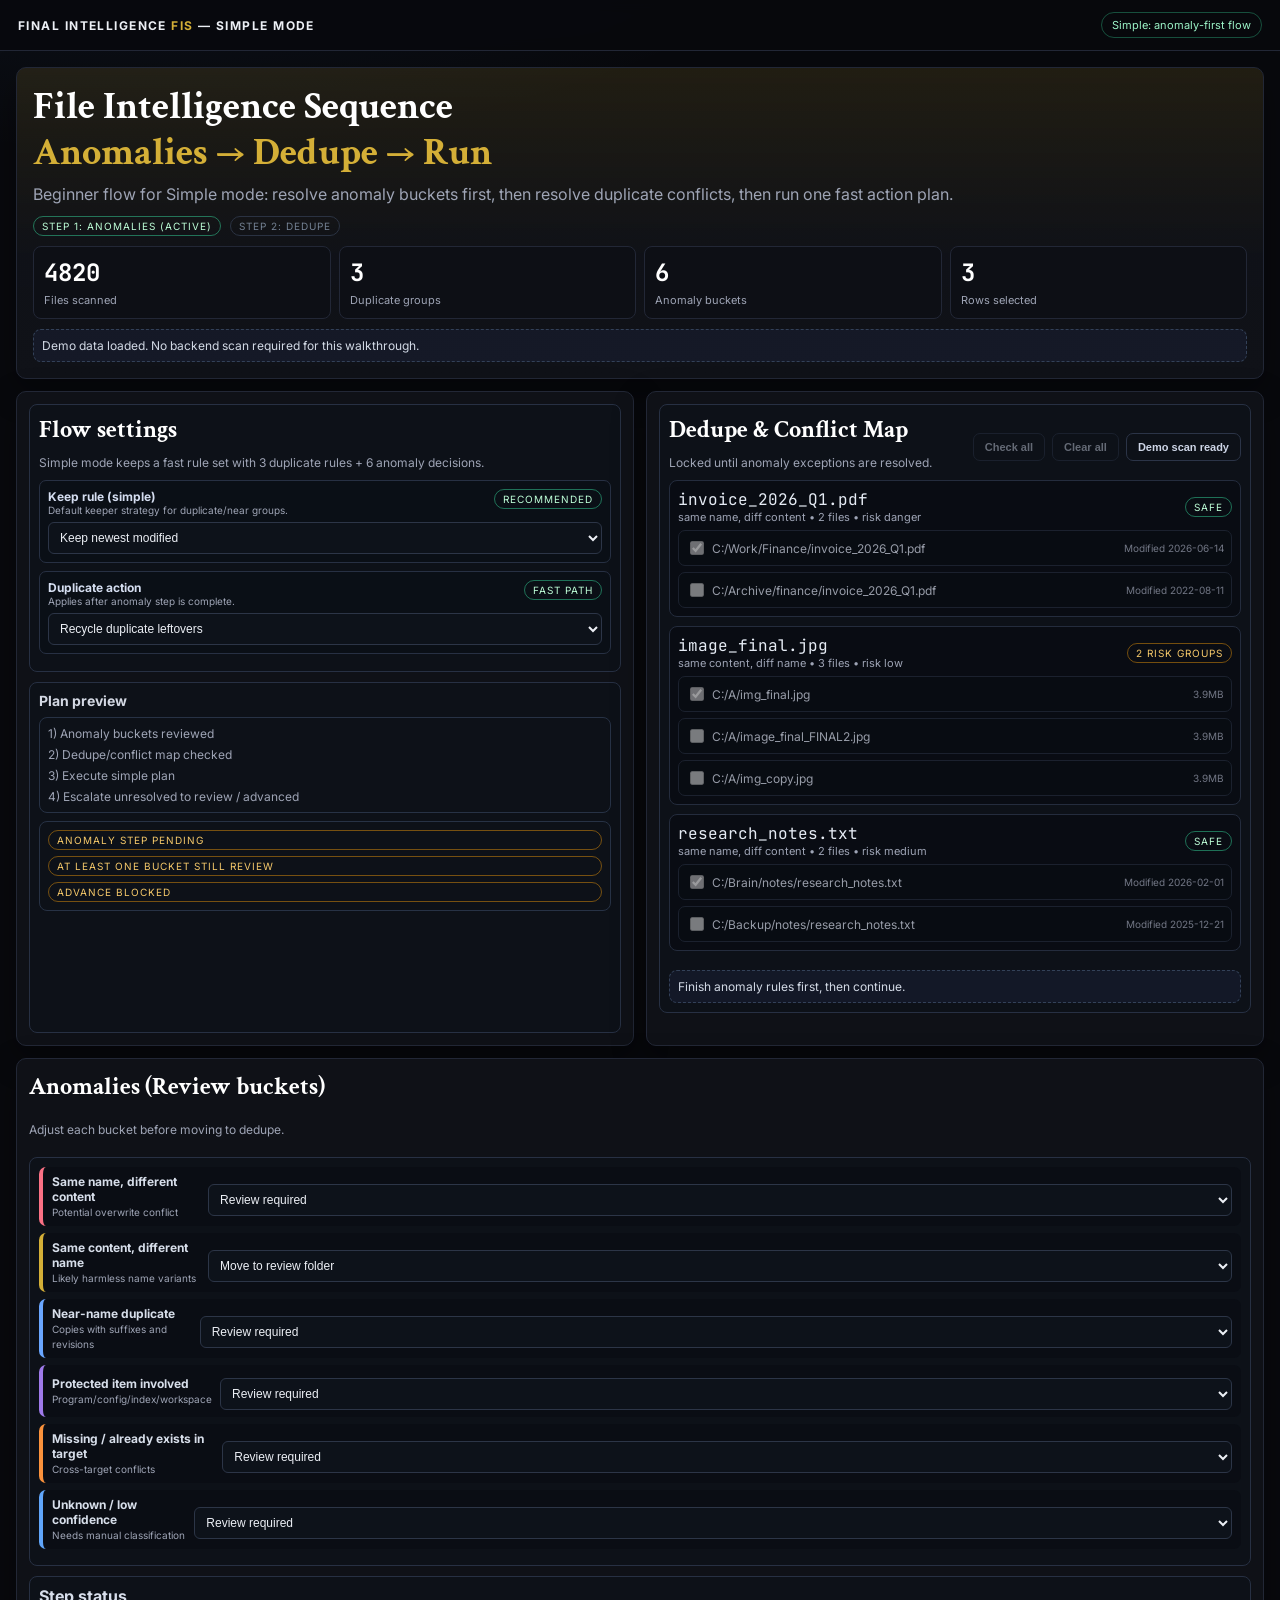
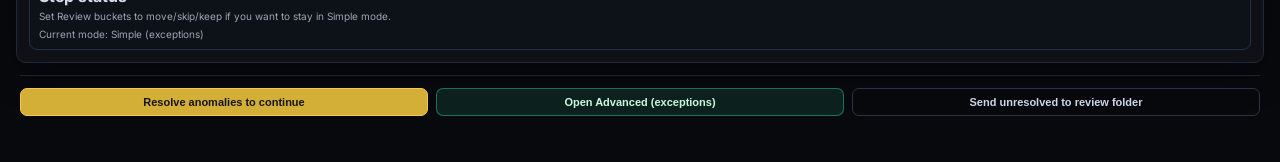
<file: fis_flow_prototype.html>
<!DOCTYPE html>
<html lang="en">
<head>
<meta charset="UTF-8" />
<meta name="viewport" content="width=device-width, initial-scale=1.0" />
<title>FIS · Simple Mode Demo</title>
<link rel="preconnect" href="https://fonts.googleapis.com" />
<link rel="preconnect" href="https://fonts.gstatic.com" crossorigin />
<link href="https://fonts.googleapis.com/css2?family=Crimson+Text:wght@500;600;700&family=Inter:wght@400;500;600;700&family=JetBrains+Mono:wght@400;500&display=swap" rel="stylesheet" />
<style>
  :root {
    --bg:#08090d;
    --surface:#101218;
    --line:#222736;
    --text:#eceff5;
    --muted:#9ea4b5;
    --gold:#d4af37;
    --blue:#6aa6ff;
    --green:#34d399;
    --red:#fb7185;
    --amber:#f59e0b;
    --shadow:0 12px 35px rgba(0,0,0,.32);
  }
  * { box-sizing: border-box; }
  body {
    margin: 0;
    font-family: Inter, system-ui, sans-serif;
    color: var(--text);
    background: radial-gradient(1400px 600px at 10% -10%, rgba(96,165,250,.09), transparent 55%), var(--bg);
    min-height: 100vh;
  }
  .topbar {
    position: sticky;
    top: 0;
    z-index: 10;
    display: flex;
    justify-content: space-between;
    align-items: center;
    padding: 12px 18px;
    border-bottom: 1px solid var(--line);
    background: rgba(8,9,13,.94);
    backdrop-filter: blur(7px);
  }
  .brand {font-size:12px;letter-spacing:.12em;text-transform:uppercase;font-weight:700}
  .brand span { color: var(--gold); }
  .status {
    font-size: 11px;
    border: 1px solid var(--line);
    border-radius: 20px;
    padding: 5px 10px;
    color: #9cf4c8;
    border-color: rgba(52,211,153,.35);
  }
  .status.warn { color:#f9b44a; border-color: rgba(245,158,11,.35) }

  .layout { max-width: 1460px; margin: 16px auto; padding: 0 16px 30px; }
  .hero { border:1px solid var(--line); background: linear-gradient(180deg, rgba(212,175,55,.12), rgba(16,18,24,.95) 60%, rgba(16,18,24,1)); border-radius:10px; padding: 16px; box-shadow: var(--shadow); }
  .hero h1 { margin:0; font-family:"Crimson Text",serif; font-size:clamp(1.8rem,3vw,2.4rem); color:#fff; line-height:1.2 }
  .hero h1 span { color: var(--gold); }
  .hero p { margin: 8px 0 12px; color: var(--muted); max-width: 940px; }
  .step-row {display:flex; gap:9px; flex-wrap:wrap; margin: 0 0 10px; }
  .tag {
    font-size:10px;
    text-transform:uppercase;
    letter-spacing:.1em;
    border-radius:999px;
    padding:3px 8px;
    border:1px solid #273043;
    color:#9db0c8;
  }
  .tag.ok { border-color: rgba(52,211,153,.5); color:#beffd8; }
  .tag.warn { border-color: rgba(245,158,11,.45); color:#f6c96a; }
  .tag.off { border-color: #354055; color:#9db0c8; opacity:.7; }

  .statbar {
    display:grid;
    grid-template-columns: repeat(4, minmax(130px,1fr));
    gap: 8px;
  }
  .stat {
    border:1px solid var(--line);
    border-radius:8px;
    background:#0d0f15;
    padding:10px;
  }
  .stat strong { font-size:24px; color:#fff; display:block; font-family:"JetBrains Mono", monospace; }
  .stat span { color: var(--muted); font-size:11px; }

  .notice {
    border:1px dashed #334158;
    border-radius:8px;
    padding:8px;
    color:#d2d9e5;
    margin-top:10px;
    font-size:12px;
    background: rgba(102,126,234,.07);
  }

  .main-grid {
    margin-top:12px;
    display:grid;
    grid-template-columns: 1.05fr 1fr 1.05fr;
    gap:12px;
    min-height: 68vh;
  }
  .card {
    border:1px solid var(--line);
    border-radius:10px;
    background: rgba(16,18,24,.95);
    padding: 12px;
    display:flex;
    flex-direction:column;
    min-height:0;
    box-shadow: var(--shadow);
  }
  .card-title { font-family:"Crimson Text",serif; margin:0 0 10px; font-size:24px; color:#fff; }
  .card-sub { margin:0 0 10px; color:var(--muted); font-size:12px; }
  .left {display:grid; grid-template-rows: auto 1fr; gap:10px; }
  .center {display:grid; grid-template-rows:auto 1fr auto; gap:10px; min-width:0;}
  .right {display:grid; grid-template-rows:auto 1fr auto; gap:10px; min-width:0;}
  .section {
    border:1px solid #273043;
    border-radius:8px;
    background:#0d1118;
    padding:9px;
    overflow:auto;
  }
  .scroll { overflow:auto; min-height:0; }

  .rule {
    border:1px solid #273043;
    border-radius:7px;
    padding:8px;
    margin-bottom:8px;
    background:#0a0f16;
  }
  .rule-top {
    display:flex; justify-content:space-between; gap:8px; align-items:flex-start;
  }
  .rule-title { color:#d5def1; font-size:12px; font-weight:700; }
  .mini { font-size:10px; color:var(--muted); }
  select {
    width:100%;
    margin-top:6px;
    border:1px solid #2c3547;
    border-radius:6px;
    background:#0d121a;
    color:var(--text);
    padding:7px;
    font-size:12px;
  }

  .plan {
    margin-top:8px;
    border:1px solid #273245;
    border-radius:8px;
    padding:8px;
    font-size:12px;
    color:var(--muted);
    display:grid;
    gap:6px;
  }

  .center-head { display:grid; grid-template-columns:1fr auto; gap:8px; align-items:center; }
  .controls { display:flex; gap:7px; flex-wrap:wrap; justify-content:flex-end; align-items:center; }

  .anomaly {
    border-left:4px solid;
    border-radius:7px;
    margin-bottom:7px;
    padding:7px 9px;
    background:#0a0d14;
    display:flex;
    justify-content:space-between;
    align-items:center;
    gap:8px;
  }
  .anomaly p { margin:0; color:#d7deea; font-size:12px; }
  .a1{border-left-color:var(--red)}
  .a2{border-left-color:var(--gold)}
  .a3{border-left-color:var(--blue)}
  .a4{border-left-color:#9f7aea}
  .a5{border-left-color:#fb923c}
  .a6{border-left-color:#60a5fa}

  .group {
    border:1px solid #242c3d;
    border-radius:8px;
    background:#090c13;
    padding:8px;
    margin-bottom:9px;
  }
  .group-head {display:flex; justify-content:space-between; gap:8px; align-items:center; margin-bottom:6px;}
  .group-title {font-family:'JetBrains Mono', monospace; color:#e6ecf5;}
  .group-meta {color:var(--muted); font-size:11px;}
  .row {
    display:grid;
    grid-template-columns:18px 1fr auto;
    gap:8px;
    align-items:center;
    border:1px solid #232b3a;
    border-radius:7px;
    background:#080c12;
    padding:7px;
    margin-top:6px;
    opacity:1;
    transition:.14s;
  }
  .row input { width:14px; height:14px; }
  .row.locked { opacity:.7; }
  .path { font-size:12px; color:#d3d9e7; overflow-wrap:anywhere; }
  .meta { color:var(--muted); font-size:10px; text-align:right; white-space:nowrap; }

  .btn {
    border:1px solid #2b3447;
    border-radius:7px;
    padding:7px 11px;
    font-size:11px;
    font-weight:700;
    color:#ced6e7;
    cursor:pointer;
    background:#111926;
    white-space: nowrap;
  }
  .btn:disabled { opacity:.45; cursor:not-allowed; }
  .btn-primary { background: var(--gold); color:#151515; border-color:#f2c94c; }
  .btn-ok { background: rgba(52,211,153,.12); color:#c8f9de; border-color:rgba(52,211,153,.45); }
  .btn-ghost { background: transparent; }

  .bottom {
    border-top:1px solid var(--line);
    margin:12px 4px 0;
    padding-top:12px;
    display:grid;
    grid-template-columns:1fr 1fr 1fr;
    gap:8px;
  }

  @media (max-width:1300px) {
    .main-grid { grid-template-columns:1fr 1fr; grid-auto-rows:minmax(280px,auto); }
    .right { grid-column:1 / -1; }
  }
  @media (max-width:980px) {
    .main-grid, .bottom, .statbar { grid-template-columns:1fr; }
    .controls { justify-content:flex-start; }
    .center-head { grid-template-columns:1fr; }
  }
</style>
</head>
<body>
  <div class="topbar">
    <div class="brand">FINAL INTELLIGENCE <span>FIS</span> — Simple Mode</div>
    <div class="status" id="globalStatus">Simple mode selected</div>
  </div>

  <main class="layout">
    <section class="hero">
      <h1>File Intelligence Sequence<br><span>Anomalies → Dedupe → Run</span></h1>
      <p>Beginner flow for Simple mode: resolve anomaly buckets first, then resolve duplicate conflicts, then run one fast action plan.</p>
      <div class="step-row">
        <span class="tag ok" id="stepA">Step 1: Anomalies</span>
        <span class="tag off" id="stepB">Step 2: Dedupe & Conflict Map</span>
      </div>
      <div class="statbar">
        <div class="stat"><strong id="scannedFiles">4820</strong><span>Files scanned</span></div>
        <div class="stat"><strong id="dupGroups">3</strong><span>Duplicate groups</span></div>
        <div class="stat"><strong id="anomalyGroups">6</strong><span>Anomaly buckets</span></div>
        <div class="stat"><strong id="selectedFiles">4</strong><span>Rows selected</span></div>
      </div>
      <div class="notice" id="noticeLine">Demo data loaded. No backend scan required for this walkthrough.</div>
    </section>

    <section class="main-grid">
      <section class="card left">
        <div class="section">
          <h2 class="card-title">Flow settings</h2>
          <p class="card-sub">Simple mode keeps a fast rule set with 3 duplicate rules + 6 anomaly decisions.</p>
          <div class="rule">
            <div class="rule-top">
              <div><div class="rule-title">Keep rule (simple)</div><div class="mini">Default keeper strategy for duplicate/near groups.</div></div>
              <span class="tag ok">recommended</span>
            </div>
            <select id="simpleKeeperRule">
              <option value="newest" selected>Keep newest modified</option>
              <option value="cleanest">Keep cleanest name</option>
              <option value="preferred">Keep preferred folder</option>
              <option value="manual">Keep manually selected</option>
            </select>
          </div>
          <div class="rule">
            <div class="rule-top">
              <div><div class="rule-title">Duplicate action</div><div class="mini">Applies after anomaly step is complete.</div></div>
              <span class="tag ok">fast path</span>
            </div>
            <select id="simpleDupAction">
              <option value="recycle" selected>Recycle duplicate leftovers</option>
              <option value="move">Move duplicates to review</option>
              <option value="keep">Keep both</option>
            </select>
          </div>
        </div>

        <div class="section scroll">
          <h3 style="margin:0 0 8px; color:#d4d9e4; font-size:14px">Plan preview</h3>
          <div class="plan" id="planPreview">
            <div>1) Anomaly buckets reviewed</div>
            <div>2) Dedupe/conflict map checked</div>
            <div>3) Execute simple plan</div>
            <div>4) Escalate unresolved to review / advanced</div>
          </div>
          <div class="plan" style="margin-top:8px" id="ruleChecklist"></div>
        </div>
      </section>

      <section class="card center">
        <div class="section">
          <div class="center-head">
            <div>
              <h2 class="card-title">Dedupe & Conflict Map</h2>
              <p class="card-sub" id="centerHint">Locked until Step 1 (anomalies) is completed.</p>
            </div>
            <div class="controls">
              <button class="btn btn-ghost" id="checkAllBtn">Check all</button>
              <button class="btn btn-ghost" id="clearAllBtn">Clear all</button>
              <button class="btn btn-ghost" id="scanBtn">Rescan demo</button>
            </div>
          </div>
          <div id="dupContainer" class="scroll"></div>
          <div class="notice" id="centerNotice">Duplicate groups are available from the demo scan.</div>
        </div>
      </section>

      <section class="card right">
        <h2 class="card-title">Anomalies (Review buckets)</h2>
        <p class="card-sub">Adjust each bucket before moving to dedupe.</p>
        <div class="section scroll">
          <div class="anomaly a1">
            <div>
              <p><strong>Same name, different content</strong><br/><span class="mini">Potential overwrite conflict</span></p>
            </div>
            <select data-anomaly-rule="sameNameDiffContent">
              <option value="review" selected>Review required</option>
              <option value="move">Move to review folder</option>
              <option value="keep">Keep both</option>
            </select>
          </div>
          <div class="anomaly a2">
            <div>
              <p><strong>Same content, different name</strong><br/><span class="mini">Likely harmless name variants</span></p>
            </div>
            <select data-anomaly-rule="sameContentDiffName">
              <option value="review">Review required</option>
              <option value="move" selected>Move to review folder</option>
              <option value="keep">Keep both</option>
            </select>
          </div>
          <div class="anomaly a3">
            <div>
              <p><strong>Near-name duplicate</strong><br/><span class="mini">Copies with suffixes and revisions</span></p>
            </div>
            <select data-anomaly-rule="nearName">
              <option value="review" selected>Review required</option>
              <option value="move">Move to review folder</option>
            </select>
          </div>
          <div class="anomaly a4">
            <div>
              <p><strong>Protected item involved</strong><br/><span class="mini">Program/config/index/workspace</span></p>
            </div>
            <select data-anomaly-rule="protected">
              <option value="review" selected>Review required</option>
              <option value="skip">Skip this run</option>
            </select>
          </div>
          <div class="anomaly a5">
            <div>
              <p><strong>Missing / already exists in target</strong><br/><span class="mini">Cross-target conflicts</span></p>
            </div>
            <select data-anomaly-rule="targetMap">
              <option value="review" selected>Review required</option>
              <option value="skip">Skip this run</option>
            </select>
          </div>
          <div class="anomaly a6">
            <div>
              <p><strong>Unknown / low confidence</strong><br/><span class="mini">Needs manual classification</span></p>
            </div>
            <select data-anomaly-rule="unknown">
              <option value="review" selected>Review required</option>
              <option value="move">Move to review folder</option>
            </select>
          </div>
        </div>
        <div class="section">
          <div style="font-weight:700; color:#d7deeb; margin-bottom:4px">Step status</div>
          <div class="mini" id="modeHint">Set all buckets to non-review to continue.</div>
          <div class="mini" style="margin-top:6px">Current mode: <span id="modeTag">Simple</span></div>
        </div>
      </section>
    </section>

    <section class="bottom">
      <button class="btn btn-primary" id="runBtn">Continue to Step 2</button>
      <button class="btn btn-ok" id="escalateBtn">Open Advanced (exceptions)</button>
      <button class="btn btn-ghost" id="reviewOnlyBtn">Send unresolved to review folder</button>
    </section>
  </main>

<script>
  const state = {
    scanned: true,
    step: 'anomalies',
    selectedRows: new Set(),
    duplicates: [
      {
        id: 'g-001',
        label: 'invoice_2026_Q1.pdf',
        risk: 'danger',
        type: 'same name, diff content',
        items: [
          { id: 'g-001-1', path: 'C:/Work/Finance/invoice_2026_Q1.pdf', detail: 'Modified 2026-06-14' },
          { id: 'g-001-2', path: 'C:/Archive/finance/invoice_2026_Q1.pdf', detail: 'Modified 2022-08-11' }
        ]
      },
      {
        id: 'g-002',
        label: 'image_final.jpg',
        risk: 'low',
        type: 'same content, diff name',
        items: [
          { id: 'g-002-1', path: 'C:/A/img_final.jpg', detail: '3.9MB' },
          { id: 'g-002-2', path: 'C:/A/image_final_FINAL2.jpg', detail: '3.9MB' },
          { id: 'g-002-3', path: 'C:/A/img_copy.jpg', detail: '3.9MB' }
        ]
      },
      {
        id: 'g-003',
        label: 'research_notes.txt',
        risk: 'medium',
        type: 'same name, diff content',
        items: [
          { id: 'g-003-1', path: 'C:/Brain/notes/research_notes.txt', detail: 'Modified 2026-02-01' },
          { id: 'g-003-2', path: 'C:/Backup/notes/research_notes.txt', detail: 'Modified 2025-12-21' }
        ]
      }
    ],
    rules: {
      sameNameDiffContent: 'review',
      sameContentDiffName: 'move',
      nearName: 'review',
      protected: 'review',
      targetMap: 'review',
      unknown: 'review'
    }
  };

  const sel = (id) => document.getElementById(id);

  const dupContainer = sel('dupContainer');
  const selectedCounter = sel('selectedFiles');
  const ruleChecklist = sel('ruleChecklist');
  const stepA = sel('stepA');
  const stepB = sel('stepB');
  const checkAllBtn = sel('checkAllBtn');
  const clearAllBtn = sel('clearAllBtn');
  const scanBtn = sel('scanBtn');
  const runBtn = sel('runBtn');
  const centerNotice = sel('centerNotice');
  const centerHint = sel('centerHint');
  const globalStatus = sel('globalStatus');
  const modeHint = sel('modeHint');
  const modeTag = sel('modeTag');
  const noticeLine = sel('noticeLine');
  const escalateBtn = sel('escalateBtn');
  const reviewOnlyBtn = sel('reviewOnlyBtn');
  const keeperRule = sel('simpleKeeperRule');
  const dupAction = sel('simpleDupAction');

  const createTag = (text, cls='') => `<span class="tag ${cls}">${text}</span>`;

  const createTagMarkup = (count) =>
    count > 1 ? createTag(`${count} risk groups`, 'warn') : createTag('safe', 'ok');

  const canAdvanceAnomaly = () => Object.values(state.rules).every(v => v !== 'review');

  function seedSelections() {
    state.duplicates.forEach((g, i) => {
      const winner = g.items[0];
      if (winner) state.selectedRows.add(winner.id);
    });
  }

  function renderDupes() {
    const isLocked = state.step === 'anomalies';
    dupContainer.innerHTML = state.duplicates.map(g => {
      const countTag = createTagMarkup(g.items.length - 1);
      return `
        <div class="group">
          <div class="group-head">
            <div>
              <div class="group-title">${g.label}</div>
              <div class="group-meta">${g.type} • ${g.items.length} files • risk ${g.risk}</div>
            </div>
            ${countTag}
          </div>
          ${g.items.map(item => `
            <label class="row ${isLocked ? 'locked' : ''}">
              <input class="dup-check" type="checkbox" data-item-id="${item.id}" ${state.selectedRows.has(item.id) ? 'checked' : ''} ${isLocked ? 'disabled' : ''} />
              <span class="path">${item.path}</span>
              <span class="meta">${item.detail}</span>
            </label>
          `).join('')}
        </div>
      `;
    }).join('');

    dupContainer.querySelectorAll('.dup-check').forEach(chk => {
      chk.addEventListener('change', () => {
        const id = chk.dataset.itemId;
        if (chk.checked) state.selectedRows.add(id);
        else state.selectedRows.delete(id);
        selectedCounter.textContent = String(state.selectedRows.size);
      });
    });

    if (isLocked) {
      centerNotice.textContent = 'Step 1 first: configure anomaly buckets on the right. Then continue to dedupe.';
      centerHint.textContent = 'Locked until anomaly exceptions are resolved.';
    } else {
      centerNotice.textContent = 'Dedupe step active. You can inspect, select, and review duplicate groups.';
      centerHint.textContent = 'Review duplicate groups and select rows if needed.';
    }
  }

  function renderChecklist() {
    if (canAdvanceAnomaly()) {
      ruleChecklist.innerHTML = `
        <div class="tag ok">3 duplicate rules</div>
        <div class="tag ok">6 anomaly rules set</div>
        <div class="tag ok">Anomaly step complete</div>
      `;
      modeHint.textContent = 'All exception buckets are set. You can advance to dedupe.';
      modeTag.textContent = 'Simple (ready)';
    } else {
      ruleChecklist.innerHTML = `
        <div class="tag warn">Anomaly step pending</div>
        <div class="tag warn">At least one bucket still Review</div>
        <div class="tag warn">Advance blocked</div>
      `;
      modeHint.textContent = 'Set Review buckets to move/skip/keep if you want to stay in Simple mode.';
      modeTag.textContent = 'Simple (exceptions)';
    }

    if (state.step === 'anomalies') {
      runBtn.textContent = canAdvanceAnomaly() ? 'Continue to Dedupe Step' : 'Resolve anomalies to continue';
      runBtn.disabled = false;
      checkAllBtn.disabled = true;
      clearAllBtn.disabled = true;
      scanBtn.textContent = 'Demo scan ready';
      stepA.className = 'tag ok';
      stepB.className = 'tag off';
      stepA.textContent = 'Step 1: Anomalies (active)';
      stepB.textContent = 'Step 2: Dedupe';
      centerNotice.textContent = canAdvanceAnomaly()
        ? 'Anomalies resolved. Continue to enable duplicate review.'
        : 'Finish anomaly rules first, then continue.';
      globalStatus.textContent = 'Simple: anomaly-first flow';
    } else {
      runBtn.textContent = canAdvanceAnomaly() ? 'Run simple dedupe plan' : 'Run blocked (anomalies unresolved)';
      runBtn.disabled = !canAdvanceAnomaly();
      checkAllBtn.disabled = false;
      clearAllBtn.disabled = false;
      scanBtn.textContent = 'Rescan demo';
      stepA.className = 'tag off';
      stepB.className = 'tag ok';
      stepA.textContent = 'Step 1: Anomalies';
      stepB.textContent = 'Step 2: Dedupe (active)';
      globalStatus.textContent = canAdvanceAnomaly() ? 'Simple: dedupe-ready' : 'Simple: blocked';
    }

    selectedCounter.textContent = String(state.selectedRows.size);
  }

  function setAllChecks(v) {
    dupContainer.querySelectorAll('.dup-check').forEach(chk => {
      chk.checked = v;
      const id = chk.dataset.itemId;
      if (v) state.selectedRows.add(id);
      else state.selectedRows.delete(id);
    });
    selectedCounter.textContent = String(state.selectedRows.size);
  }

  document.querySelectorAll('[data-anomaly-rule]').forEach(sel => {
    sel.value = state.rules[sel.dataset.anomalyRule];
    sel.addEventListener('change', () => {
      state.rules[sel.dataset.anomalyRule] = sel.value;
      renderChecklist();
    });
  });

  checkAllBtn.addEventListener('click', () => {
    if (state.step !== 'dedupe' || !state.scanned) return;
    const total = dupContainer.querySelectorAll('.dup-check').length;
    const checked = dupContainer.querySelectorAll('.dup-check:checked').length;
    setAllChecks(checked !== total);
  });

  clearAllBtn.addEventListener('click', () => {
    if (state.step !== 'dedupe' || !state.scanned) return;
    setAllChecks(false);
  });

  scanBtn.addEventListener('click', () => {
    noticeLine.textContent = 'Demo scan refreshed instantly.';
    state.scanned = true;
    renderDupes();
    renderChecklist();
  });

  runBtn.addEventListener('click', () => {
    if (state.step === 'anomalies') {
      if (!canAdvanceAnomaly()) {
        alert('Set all anomaly buckets to non-review to continue in simple mode, or open Advanced.');
        return;
      }
      state.step = 'dedupe';
      renderDupes();
      renderChecklist();
      return;
    }
    if (!canAdvanceAnomaly()) {
      alert('Run is blocked until anomalies are set to non-review.');
      return;
    }
    const kept = Array.from(state.selectedRows);
    alert(`Simple run executed\n- Rule: ${keeperRule.value}\n- Action: ${dupAction.value}\n- Rows selected: ${kept.length}`);
  });

  escalateBtn.addEventListener('click', () => {
    alert('Open Advanced: action stack, reorder, and simulation mode.');
  });

  reviewOnlyBtn.addEventListener('click', () => {
    alert('Unresolved buckets and selected items moved into review queue.');
  });

  [keeperRule, dupAction].forEach(el => el.addEventListener('change', renderChecklist));

  seedSelections();
  renderDupes();
  renderChecklist();
</script>
</body>
</html>
</file>
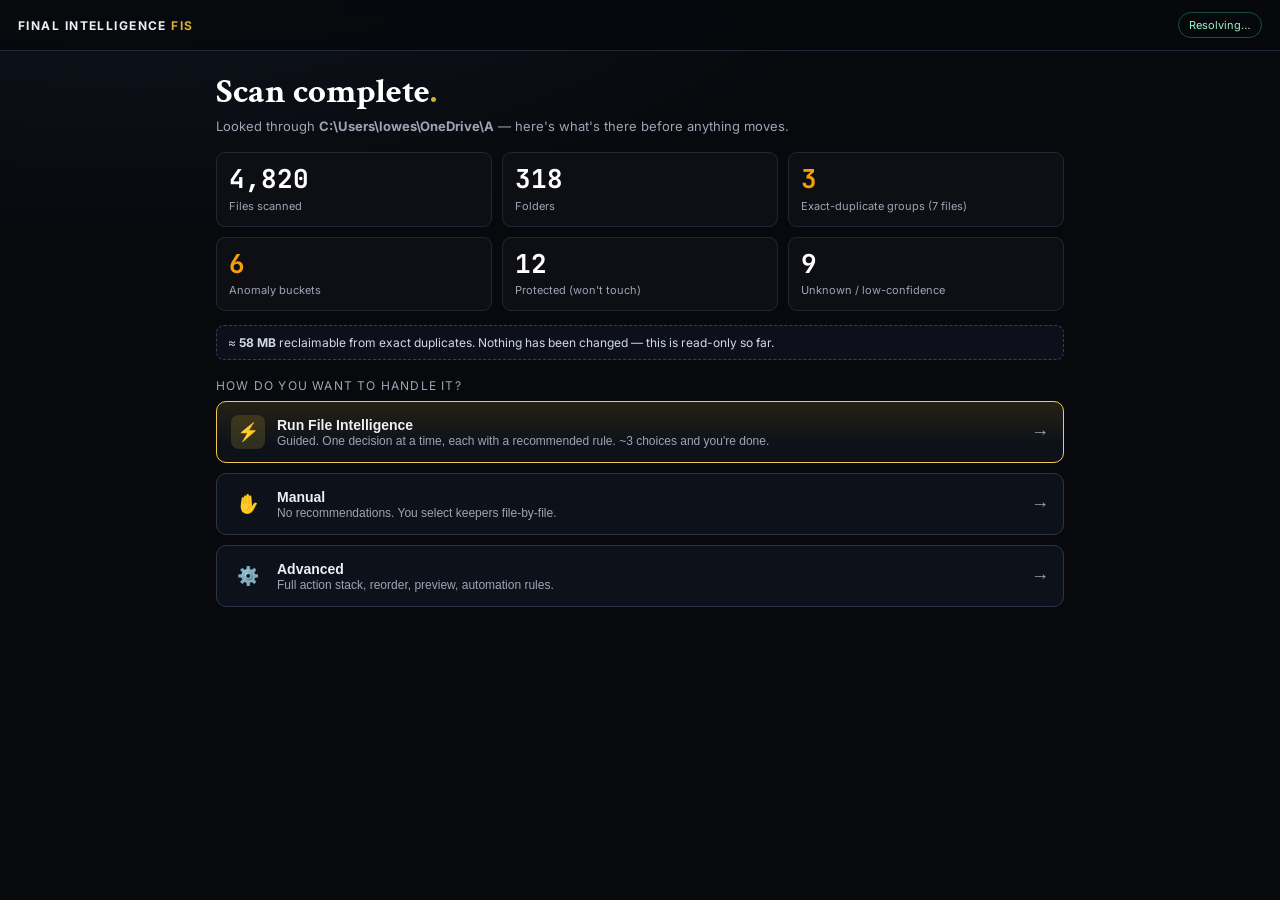
<file: fis_simple_v2.html>
<!DOCTYPE html>
<html lang="en">
<head>
<meta charset="UTF-8" />
<meta name="viewport" content="width=device-width, initial-scale=1.0" />
<title>FIS · Simple Mode (staged)</title>
<link rel="preconnect" href="https://fonts.googleapis.com" />
<link rel="preconnect" href="https://fonts.gstatic.com" crossorigin />
<link href="https://fonts.googleapis.com/css2?family=Crimson+Text:wght@600;700&family=Inter:wght@400;500;600;700&family=JetBrains+Mono:wght@400;500&display=swap" rel="stylesheet" />
<style>
  :root{
    --bg:#08090d; --surface:#101218; --line:#222736; --line2:#2c3547;
    --text:#eceff5; --muted:#9ea4b5; --gold:#d4af37; --blue:#6aa6ff;
    --green:#34d399; --red:#fb7185; --amber:#f59e0b; --violet:#9f7aea;
    --shadow:0 12px 35px rgba(0,0,0,.32);
  }
  *{box-sizing:border-box}
  body{
    margin:0; font-family:Inter,system-ui,sans-serif; color:var(--text);
    background:radial-gradient(1400px 600px at 10% -10%,rgba(96,165,250,.08),transparent 55%),var(--bg);
    min-height:100vh;
  }
  .topbar{
    position:sticky; top:0; z-index:20; display:flex; justify-content:space-between;
    align-items:center; padding:12px 18px; border-bottom:1px solid var(--line);
    background:rgba(8,9,13,.94); backdrop-filter:blur(7px);
  }
  .brand{font-size:12px; letter-spacing:.12em; text-transform:uppercase; font-weight:700}
  .brand span{color:var(--gold)}
  .status{font-size:11px; border:1px solid rgba(52,211,153,.35); border-radius:20px; padding:5px 10px; color:#9cf4c8}
  .layout{max-width:880px; margin:18px auto; padding:0 16px 40px}
  .screen{display:none}
  .screen.active{display:block}

  h1.big{margin:0 0 4px; font-family:"Crimson Text",serif; font-size:clamp(1.6rem,3vw,2.2rem); color:#fff}
  h1.big span{color:var(--gold)}
  .sub{color:var(--muted); margin:0 0 18px; font-size:13px}

  /* scan report */
  .statgrid{display:grid; grid-template-columns:repeat(3,1fr); gap:10px; margin-bottom:14px}
  .stat{border:1px solid var(--line); border-radius:9px; background:#0d0f15; padding:12px}
  .stat strong{font-size:26px; color:#fff; display:block; font-family:"JetBrains Mono",monospace; line-height:1.1}
  .stat span{color:var(--muted); font-size:11px}
  .stat.flag strong{color:var(--amber)}
  .reclaim{border:1px dashed #334158; border-radius:8px; padding:9px 11px; color:#d2d9e5; font-size:12px; background:rgba(102,126,234,.06); margin-bottom:18px}

  .gatehead{font-size:12px; text-transform:uppercase; letter-spacing:.1em; color:var(--muted); margin:0 0 8px}
  .modes{display:grid; gap:10px}
  .mode{
    display:grid; grid-template-columns:auto 1fr auto; gap:12px; align-items:center;
    border:1px solid var(--line2); border-radius:10px; background:#0d121a; padding:13px 14px;
    cursor:pointer; text-align:left; color:var(--text); transition:.14s;
  }
  .mode:hover{border-color:#3a455c; background:#11161f}
  .mode .ic{width:34px; height:34px; border-radius:8px; display:grid; place-items:center; font-size:18px}
  .mode .t{font-weight:700; font-size:14px}
  .mode .d{color:var(--muted); font-size:12px; margin-top:1px}
  .mode .go{font-size:18px; color:var(--muted)}
  .mode.primary{border-color:#f2c94c; background:linear-gradient(180deg,rgba(212,175,55,.14),#0d121a 70%)}
  .mode.primary .ic{background:rgba(212,175,55,.18)}
  .mode.recommended-tag::after{content:"recommended"; position:absolute}

  /* resolver */
  .progress{display:flex; gap:6px; margin-bottom:16px; flex-wrap:wrap}
  .pip{flex:1; min-width:30px; height:5px; border-radius:3px; background:#1c2230}
  .pip.done{background:var(--green)}
  .pip.active{background:var(--gold)}
  .pip.deferred{background:var(--violet)}

  .card{border:1px solid var(--line); border-radius:10px; background:rgba(16,18,24,.95); margin-bottom:10px; overflow:hidden; box-shadow:var(--shadow)}
  .card.collapsed .body{display:none}
  .chead{display:grid; grid-template-columns:auto 1fr auto; gap:11px; align-items:center; padding:13px 15px; cursor:default}
  .card.collapsed .chead{cursor:pointer}
  .num{width:26px; height:26px; border-radius:7px; display:grid; place-items:center; font-size:12px; font-weight:700; background:#1a2030; color:var(--muted); font-family:"JetBrains Mono",monospace}
  .card.active .num{background:var(--gold); color:#151515}
  .card.done .num{background:rgba(52,211,153,.18); color:var(--green)}
  .card.deferred .num{background:rgba(159,122,234,.2); color:var(--violet)}
  .ctitle{font-weight:700; font-size:14px; color:#fff}
  .cfound{color:var(--muted); font-size:12px; margin-top:1px}
  .cresolved{font-size:12px; color:var(--green)}
  .cresolved.def{color:var(--violet)}
  .pencil{font-size:11px; color:var(--muted); border:1px solid var(--line2); border-radius:6px; padding:3px 8px}

  .body{padding:0 15px 15px}
  .rec{
    border:1px solid rgba(52,211,153,.4); border-radius:9px; background:rgba(52,211,153,.06);
    padding:12px; margin-bottom:10px;
  }
  .rec .lbl{display:flex; align-items:center; gap:8px; font-weight:700; font-size:13.5px; color:#eafff5}
  .recbadge{font-size:9px; text-transform:uppercase; letter-spacing:.08em; background:rgba(52,211,153,.18); color:#bff6da; border-radius:999px; padding:2px 7px}
  .why{color:var(--muted); font-size:12px; margin-top:6px; line-height:1.5}
  .actions{display:flex; gap:8px; flex-wrap:wrap; align-items:center; margin-top:11px}
  .btn{border:1px solid var(--line2); border-radius:7px; padding:8px 13px; font-size:12px; font-weight:700; color:#ced6e7; cursor:pointer; background:#111926}
  .btn:hover{border-color:#3a455c}
  .btn-primary{background:var(--gold); color:#151515; border-color:#f2c94c}
  .btn-link{background:transparent; border:none; color:var(--blue); padding:8px 4px}

  .others{margin-top:10px; display:none}
  .others.show{display:block}
  .opt{
    display:grid; grid-template-columns:1fr auto; gap:10px; align-items:center;
    border:1px solid var(--line2); border-radius:8px; background:#0b0f17; padding:10px 12px; margin-bottom:7px; cursor:pointer; transition:.12s;
  }
  .opt:hover{border-color:var(--blue); background:#0e131d}
  .opt .ol{font-weight:600; font-size:13px; color:#dce3f0}
  .opt .ow{color:var(--muted); font-size:11.5px; margin-top:3px; line-height:1.45}
  .opt.adv{border-color:rgba(159,122,234,.45); background:rgba(159,122,234,.07)}
  .opt.adv .ol{color:#cbb6f5}

  /* footer plan */
  .footer{position:sticky; bottom:0; margin-top:18px; border-top:1px solid var(--line); background:rgba(8,9,13,.96); backdrop-filter:blur(6px); padding:14px 2px; display:grid; grid-template-columns:1fr auto; gap:12px; align-items:center}
  .planline{font-size:12px; color:var(--muted)}
  .planline b{color:#dfe5f0}
  .runbtn{border:1px solid #f2c94c; background:var(--gold); color:#151515; font-weight:700; border-radius:8px; padding:11px 20px; font-size:13px; cursor:pointer}
  .runbtn:disabled{opacity:.4; cursor:not-allowed; background:#1a2030; color:var(--muted); border-color:var(--line2)}

  .backlink{background:none; border:none; color:var(--muted); font-size:12px; cursor:pointer; padding:0; margin-bottom:14px}
  .backlink:hover{color:var(--text)}

  @media(max-width:620px){ .statgrid{grid-template-columns:1fr 1fr} .footer{grid-template-columns:1fr} }
</style>
</head>
<body>
  <div class="topbar">
    <div class="brand">FINAL INTELLIGENCE <span>FIS</span></div>
    <div class="status" id="globalStatus">Scan complete</div>
  </div>

  <main class="layout">

    <!-- ============ SCREEN 1 : SCAN REPORT ============ -->
    <section class="screen active" id="screen-report">
      <h1 class="big">Scan complete<span>.</span></h1>
      <p class="sub" id="reportSub">Looked through <b>C:\Users\lowes\OneDrive\A</b> — here's what's there before anything moves.</p>

      <div class="statgrid">
        <div class="stat"><strong id="sFiles">4,820</strong><span>Files scanned</span></div>
        <div class="stat"><strong id="sFolders">318</strong><span>Folders</span></div>
        <div class="stat flag"><strong id="sDupes">3</strong><span>Exact-duplicate groups (7 files)</span></div>
        <div class="stat flag"><strong id="sAnom">6</strong><span>Anomaly buckets</span></div>
        <div class="stat"><strong id="sProtected">12</strong><span>Protected (won't touch)</span></div>
        <div class="stat"><strong id="sUnknown">9</strong><span>Unknown / low-confidence</span></div>
      </div>
      <div class="reclaim" id="reclaim">≈ <b>58 MB</b> reclaimable from exact duplicates. Nothing has been changed — this is read-only so far.</div>

      <p class="gatehead">How do you want to handle it?</p>
      <div class="modes">
        <button class="mode primary" onclick="goResolver()">
          <div class="ic">⚡</div>
          <div><div class="t">Run File Intelligence</div><div class="d">Guided. One decision at a time, each with a recommended rule. ~3 choices and you're done.</div></div>
          <div class="go">→</div>
        </button>
        <button class="mode" onclick="stub('Manual mode: you walk every group and pick keepers yourself. (stub)')">
          <div class="ic">✋</div>
          <div><div class="t">Manual</div><div class="d">No recommendations. You select keepers file-by-file.</div></div>
          <div class="go">→</div>
        </button>
        <button class="mode" onclick="stub('Advanced workbench: full action stack (scan, combine, separate, rename, move, archive, automation, report) with reorder + preview. The screenshots you sent. (stub)')">
          <div class="ic">⚙️</div>
          <div><div class="t">Advanced</div><div class="d">Full action stack, reorder, preview, automation rules.</div></div>
          <div class="go">→</div>
        </button>
      </div>
    </section>

    <!-- ============ SCREEN 2 : RESOLVER ============ -->
    <section class="screen" id="screen-resolver">
      <button class="backlink" onclick="show('screen-report')">← Back to scan report</button>
      <h1 class="big">File Intelligence<span>.</span></h1>
      <p class="sub">Each step recommends one rule. Accept it, or pick a different one. Reject all and it goes to Advanced.</p>
      <div class="progress" id="progress"></div>
      <div id="cards"></div>

      <div class="footer">
        <div class="planline" id="planLine">Resolve each step to build the plan.</div>
        <button class="runbtn" id="runBtn" disabled onclick="runPlan()">Run plan</button>
      </div>
    </section>

    <!-- ============ SCREEN 3 : DONE ============ -->
    <section class="screen" id="screen-done">
      <h1 class="big">Plan ready<span>.</span></h1>
      <p class="sub">This is what would execute. Real moves stay behind a final confirm.</p>
      <div id="doneBody"></div>
      <div style="margin-top:16px; display:flex; gap:10px">
        <button class="btn btn-primary" onclick="stub('Execute: hands the plan to the backend with the preview-only / confirm gate.')">Confirm &amp; execute</button>
        <button class="btn" onclick="show('screen-resolver')">← Adjust</button>
      </div>
    </section>

  </main>

<script>
/* ---------- decision data (one block = one decision) ---------- */
/* recommended = choices[0]. Order of choices is the cascade order. */
const DECISIONS = [
  {
    id:"dupes",
    title:"Exact duplicates",
    found:"3 groups · 7 files · 4 are redundant copies",
    choices:[
      {label:"Keep newest, recycle the rest",
       why:"Most recent modified date wins in each group. Identical older copies go to the Recycle Bin (recoverable). Frees ~58 MB."},
      {label:"Keep the copy in the cleanest folder",
       why:"Prefers your main working folders over Archive / Backup / Temp paths, then recycles the rest."},
      {label:"Keep all, move extras to \\_review",
       why:"Nothing deleted. Every duplicate collected into one review folder so you decide later."}
    ]
  },
  {
    id:"sameNameDiff",
    title:"Same name, different content",
    found:"5 collisions — these would silently overwrite each other",
    choices:[
      {label:"Send both to \\_review (don't merge)",
       why:"Safest. Same filename but different bytes means one isn't a copy of the other. Parked for a human look."},
      {label:"Keep newer, suffix the older",
       why:"Newer kept in place; older renamed with a _v1 suffix beside it so nothing is lost."},
      {label:"Keep both where they are",
       why:"No action. You accept the collision risk and sort it later."}
    ]
  },
  {
    id:"sameContentDiff",
    title:"Same content, different name",
    found:"8 files — likely harmless rename variants",
    choices:[
      {label:"Keep cleanest name, recycle the rest",
       why:"Bytes are identical, so only the name differs. Keeps the tidiest filename, recycles _FINAL2 / _copy variants."},
      {label:"Keep all, move extras to \\_review",
       why:"Nothing deleted; variants gathered for review."},
      {label:"Keep both where they are",
       why:"No action."}
    ]
  },
  {
    id:"nearDup",
    title:"Near-duplicates (revisions)",
    found:"6 files — copies with suffixes / small edits",
    choices:[
      {label:"Move all to \\_review",
       why:"Close but not identical (edits, suffixes like _v2, _draft). Too risky to auto-delete — gathered for you."},
      {label:"Keep newest, review the rest",
       why:"Best guess at the live version stays; older revisions go to review."},
      {label:"Keep all where they are",
       why:"No action."}
    ]
  },
  {
    id:"protected",
    title:"Protected items",
    found:"12 — programs, config, index/map files",
    choices:[
      {label:"Skip — don't touch",
       why:"Programs, .json/.yaml config, schemas and maps run the system. Default is hands-off unless you say otherwise."},
      {label:"List them, take no action",
       why:"Same as skip, but writes them to the report so you can see exactly what was protected."},
      {label:"Treat as normal files",
       why:"Removes protection and lets the rules above apply to them. Not advised."}
    ]
  },
  {
    id:"unknown",
    title:"Unknown / low-confidence",
    found:"9 — couldn't classify with confidence",
    choices:[
      {label:"Move to \\_review",
       why:"The engine isn't sure what these are. Parked together for a quick human pass instead of guessing."},
      {label:"Leave in place, flag in report",
       why:"No move; just noted in the final report."},
      {label:"Skip entirely",
       why:"Ignore them this run."}
    ]
  }
];

/* ---------- state ---------- */
const st = DECISIONS.map((d,i)=>({ id:d.id, chosen:null, deferred:false }));
let activeIdx = 0;

const $ = id => document.getElementById(id);

function show(screenId){
  document.querySelectorAll('.screen').forEach(s=>s.classList.remove('active'));
  $(screenId).classList.add('active');
  window.scrollTo({top:0,behavior:'smooth'});
}
function stub(msg){ alert(msg); }
function goResolver(){ show('screen-resolver'); render(); }

/* ---------- render resolver ---------- */
function render(){
  // progress pips
  $('progress').innerHTML = DECISIONS.map((d,i)=>{
    let cls = 'pip';
    if(st[i].deferred) cls+=' deferred';
    else if(st[i].chosen!=null) cls+=' done';
    else if(i===activeIdx) cls+=' active';
    return `<div class="${cls}"></div>`;
  }).join('');

  // cards
  $('cards').innerHTML = DECISIONS.map((d,i)=>{
    const s = st[i];
    const resolved = s.chosen!=null || s.deferred;
    const isActive = i===activeIdx && !resolved;
    let stateCls = 'collapsed';
    if(isActive) stateCls='active';
    else if(s.deferred) stateCls='collapsed deferred';
    else if(s.chosen!=null) stateCls='collapsed done';

    const numTxt = s.chosen!=null ? '✓' : (s.deferred ? '→' : (i+1));

    // collapsed header summary
    let summary = `<div class="cfound">${d.found}</div>`;
    if(s.chosen!=null) summary = `<div class="cresolved">✓ ${d.choices[s.chosen].label}</div>`;
    if(s.deferred)     summary = `<div class="cresolved def">→ Sent to Advanced</div>`;

    const editBtn = resolved ? `<span class="pencil">change</span>` : '';

    // expanded body (only active)
    let body = '';
    if(isActive){
      const rec = d.choices[0];
      body = `
        <div class="body">
          <div class="rec">
            <div class="lbl"><span class="recbadge">recommended</span> ${rec.label}</div>
            <div class="why">${rec.why}</div>
            <div class="actions">
              <button class="btn btn-primary" onclick="accept(${i},0)">Accept &amp; continue</button>
              <button class="btn-link" onclick="toggleOthers(${i})">See other options ▾</button>
            </div>
          </div>
          <div class="others" id="others-${i}">
            ${d.choices.slice(1).map((c,k)=>`
              <div class="opt" onclick="accept(${i},${k+1})">
                <div><div class="ol">${c.label}</div><div class="ow">${c.why}</div></div>
                <div class="go">→</div>
              </div>`).join('')}
            <div class="opt adv" onclick="defer(${i})">
              <div><div class="ol">None of these — send to Advanced</div><div class="ow">Hands this bucket to the advanced workbench and keeps you moving.</div></div>
              <div class="go">→</div>
            </div>
          </div>
        </div>`;
    }

    return `
      <div class="card ${stateCls}">
        <div class="chead" ${resolved?`onclick="reopen(${i})"`:''}>
          <div class="num">${numTxt}</div>
          <div><div class="ctitle">${d.title}</div>${summary}</div>
          ${editBtn}
        </div>
        ${body}
      </div>`;
  }).join('');

  updateFooter();
}

function toggleOthers(i){ $('others-'+i).classList.toggle('show'); }

function accept(i, choiceIdx){
  st[i].chosen = choiceIdx;
  st[i].deferred = false;
  advance();
}
function defer(i){
  st[i].deferred = true;
  st[i].chosen = null;
  advance();
}
function reopen(i){
  st[i].chosen = null;
  st[i].deferred = false;
  activeIdx = i;
  render();
}
function advance(){
  // next unresolved
  const next = st.findIndex(s=>s.chosen==null && !s.deferred);
  activeIdx = next === -1 ? DECISIONS.length : next;
  render();
}

function allResolved(){ return st.every(s=>s.chosen!=null || s.deferred); }

function updateFooter(){
  const done = st.filter(s=>s.chosen!=null).length;
  const def  = st.filter(s=>s.deferred).length;
  const left = DECISIONS.length - done - def;
  let txt = `<b>${done}</b> resolved`;
  if(def) txt += ` · <b>${def}</b> to Advanced`;
  txt += left ? ` · <b>${left}</b> left` : ` · ready to run`;
  $('planLine').innerHTML = txt;
  $('runBtn').disabled = !allResolved();
  $('runBtn').textContent = def ? 'Run plan + open Advanced' : 'Run plan';
  $('globalStatus').textContent = allResolved() ? 'Plan ready' : 'Resolving…';
}

function runPlan(){
  const rows = DECISIONS.map((d,i)=>{
    const s=st[i];
    if(s.deferred) return `<div class="opt adv"><div><div class="ol">${d.title}</div><div class="ow">→ Advanced workbench</div></div></div>`;
    return `<div class="opt"><div><div class="ol">${d.title}</div><div class="ow">${d.choices[s.chosen].label}</div></div></div>`;
  }).join('');
  $('doneBody').innerHTML = rows;
  show('screen-done');
}

render();
</script>
</body>
</html>
</file>
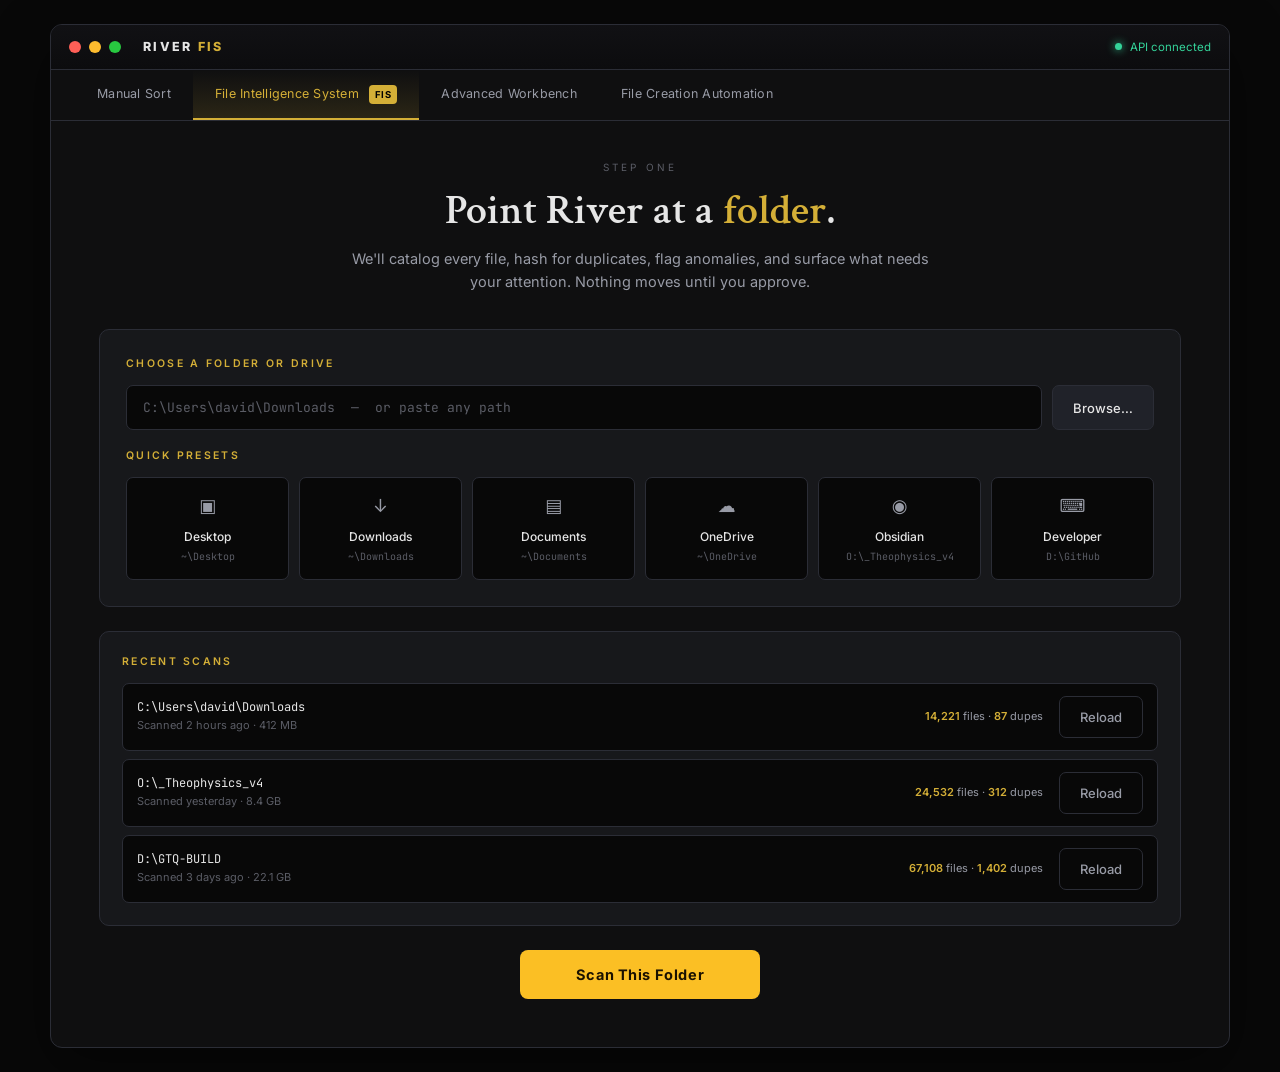
<file: river-fis-1-scan-pick.html>
<!DOCTYPE html>
<html lang="en">
<head>
<meta charset="UTF-8">
<meta name="viewport" content="width=device-width, initial-scale=1.0">
<title>River FIS — Scan &amp; Pick</title>
<link rel="preconnect" href="https://fonts.googleapis.com">
<link rel="preconnect" href="https://fonts.gstatic.com" crossorigin>
<link href="https://fonts.googleapis.com/css2?family=Crimson+Text:wght@400;600&family=Inter:wght@300;400;500;600;700&family=JetBrains+Mono:wght@400;500&display=swap" rel="stylesheet">
<style>
:root {
  --bg: #080808;
  --surface: #0f0f10;
  --surface2: #17181b;
  --surface3: #202229;
  --border: #2b2d36;
  --border-hover: #d4af37;
  --gold: #d4af37;
  --gold-dim: rgba(212,175,55,0.14);
  --gold-glow: rgba(212,175,55,0.22);
  --amber: #fbbf24;
  --text: #e6e6e6;
  --text-dim: #989ba6;
  --text-muted: #5b5d66;
  --green: #34d399;
  --blue: #60a5fa;
  --purple: #a78bfa;
  --red: #f87171;
  --teal: #2dd4bf;
}
* { box-sizing: border-box; margin: 0; padding: 0; }
body {
  font-family: Inter, system-ui, sans-serif;
  background: var(--bg);
  color: var(--text);
  min-height: 100vh;
  line-height: 1.6;
  font-size: 14px;
}
.serif { font-family: "Crimson Text", serif; }
.mono { font-family: "JetBrains Mono", monospace; font-size: 12.5px; }

/* Mac-chrome window frame */
.window {
  max-width: 1180px;
  margin: 24px auto;
  background: var(--surface);
  border: 1px solid var(--border);
  border-radius: 12px;
  overflow: hidden;
  box-shadow: 0 20px 60px rgba(0,0,0,0.45);
}
.titlebar {
  display: flex;
  align-items: center;
  gap: 14px;
  padding: 12px 18px;
  background: linear-gradient(180deg, #111114, #0c0c0e);
  border-bottom: 1px solid var(--border);
}
.dots { display: flex; gap: 8px; }
.dot { width: 12px; height: 12px; border-radius: 50%; }
.dot.r { background: #ff5f57; }
.dot.y { background: #febc2e; }
.dot.g { background: #28c840; }
.brand {
  margin-left: 8px;
  font-weight: 800;
  letter-spacing: 0.18em;
  font-size: 12.5px;
}
.brand span { color: var(--gold); }
.titlebar-right {
  margin-left: auto;
  display: flex;
  align-items: center;
  gap: 18px;
}
.api-status {
  display: flex;
  align-items: center;
  gap: 8px;
  font-size: 11.5px;
  color: var(--green);
}
.api-status::before {
  content: "";
  width: 7px;
  height: 7px;
  border-radius: 50%;
  background: var(--green);
  box-shadow: 0 0 8px var(--green);
}

/* Sort engines top strip */
.engines {
  display: flex;
  gap: 0;
  border-bottom: 1px solid var(--border);
  background: var(--surface);
  padding: 0 24px;
  overflow-x: auto;
}
.engine {
  padding: 14px 22px;
  font-size: 12.5px;
  color: var(--text-dim);
  cursor: pointer;
  border-bottom: 2px solid transparent;
  white-space: nowrap;
  transition: all 0.15s;
  letter-spacing: 0.02em;
}
.engine:hover { color: var(--text); }
.engine.active {
  color: var(--gold);
  border-bottom-color: var(--gold);
  background: linear-gradient(180deg, transparent, var(--gold-dim));
}
.engine .badge {
  display: inline-block;
  background: var(--gold);
  color: #000;
  font-weight: 700;
  font-size: 9.5px;
  padding: 2px 6px;
  border-radius: 4px;
  margin-left: 6px;
  letter-spacing: 0.05em;
}

/* Content area */
.content { padding: 38px 48px 48px; }

.hero { text-align: center; margin-bottom: 36px; }
.hero-label {
  color: var(--text-muted);
  font-size: 10px;
  letter-spacing: 0.32em;
  text-transform: uppercase;
  margin-bottom: 14px;
}
.hero h1 {
  font-family: "Crimson Text", serif;
  font-size: 2.6rem;
  font-weight: 600;
  margin-bottom: 12px;
  line-height: 1.1;
}
.hero h1 span { color: var(--gold); }
.hero p {
  color: var(--text-dim);
  font-size: 14.5px;
  max-width: 580px;
  margin: 0 auto;
}

/* Picker card */
.picker-card {
  background: var(--surface2);
  border: 1px solid var(--border);
  border-radius: 10px;
  padding: 26px;
  margin-bottom: 24px;
}
.picker-row {
  display: flex;
  gap: 10px;
  margin-bottom: 18px;
}
.picker-input {
  flex: 1;
  background: var(--bg);
  border: 1px solid var(--border);
  border-radius: 7px;
  padding: 13px 16px;
  color: var(--text);
  font-family: "JetBrains Mono", monospace;
  font-size: 13px;
  outline: none;
  transition: border-color 0.15s;
}
.picker-input:focus { border-color: var(--gold); }
.picker-input::placeholder { color: var(--text-muted); }
.btn {
  border: 1px solid var(--border);
  background: var(--surface3);
  color: var(--text);
  padding: 12px 20px;
  border-radius: 7px;
  font-family: Inter, sans-serif;
  font-size: 13px;
  cursor: pointer;
  font-weight: 500;
  transition: all 0.15s;
  display: inline-flex;
  align-items: center;
  gap: 8px;
}
.btn:hover { border-color: var(--gold); color: var(--gold); }
.btn-primary {
  background: var(--amber);
  color: #1a1100;
  border-color: var(--amber);
  font-weight: 700;
}
.btn-primary:hover {
  background: #ffce4a;
  border-color: #ffce4a;
  color: #1a1100;
  box-shadow: 0 0 24px rgba(251,191,36,0.35);
}
.btn-ghost {
  background: transparent;
  color: var(--text-dim);
}
.btn-ghost:hover { color: var(--gold); border-color: var(--gold); }

.section-label {
  font-size: 10.5px;
  font-weight: 600;
  letter-spacing: 0.22em;
  text-transform: uppercase;
  color: var(--gold);
  margin-bottom: 12px;
}

.presets {
  display: grid;
  grid-template-columns: repeat(6, 1fr);
  gap: 10px;
}
.preset {
  background: var(--bg);
  border: 1px solid var(--border);
  border-radius: 7px;
  padding: 14px 12px;
  cursor: pointer;
  text-align: center;
  transition: all 0.15s;
}
.preset:hover {
  border-color: var(--gold);
  background: var(--gold-dim);
}
.preset-icon {
  font-size: 18px;
  margin-bottom: 6px;
  color: var(--text-dim);
}
.preset:hover .preset-icon { color: var(--gold); }
.preset-name { font-size: 12px; color: var(--text); font-weight: 500; }
.preset-path {
  font-family: "JetBrains Mono", monospace;
  font-size: 10px;
  color: var(--text-muted);
  margin-top: 3px;
}

/* Recent scans */
.recent {
  background: var(--surface2);
  border: 1px solid var(--border);
  border-radius: 10px;
  padding: 22px;
  margin-bottom: 24px;
}
.recent-list { display: flex; flex-direction: column; gap: 8px; }
.recent-item {
  display: grid;
  grid-template-columns: 1fr auto auto;
  gap: 16px;
  align-items: center;
  padding: 12px 14px;
  background: var(--bg);
  border: 1px solid var(--border);
  border-radius: 7px;
  cursor: pointer;
  transition: border-color 0.15s;
}
.recent-item:hover { border-color: var(--gold); }
.recent-path { font-family: "JetBrains Mono", monospace; font-size: 12px; color: var(--text); }
.recent-meta { font-size: 11px; color: var(--text-muted); }
.recent-stats { font-size: 11px; color: var(--text-dim); }
.recent-stats strong { color: var(--gold); font-weight: 600; }

/* Scan action */
.scan-action {
  display: flex;
  justify-content: center;
  margin-top: 18px;
}
.scan-btn {
  background: var(--amber);
  color: #1a1100;
  border: none;
  padding: 16px 56px;
  border-radius: 8px;
  font-family: Inter, sans-serif;
  font-size: 14.5px;
  font-weight: 700;
  cursor: pointer;
  letter-spacing: 0.04em;
  transition: all 0.15s;
}
.scan-btn:hover {
  box-shadow: 0 0 30px rgba(251,191,36,0.5);
  transform: translateY(-1px);
}

/* Scan progress overlay */
.scan-progress {
  display: none;
  background: var(--surface2);
  border: 1px solid var(--gold);
  border-radius: 10px;
  padding: 30px;
  text-align: center;
  margin-bottom: 24px;
  box-shadow: 0 0 28px var(--gold-glow);
}
.scan-progress.active { display: block; }
.scan-spinner {
  width: 36px;
  height: 36px;
  border: 3px solid var(--surface3);
  border-top-color: var(--gold);
  border-radius: 50%;
  margin: 0 auto 16px;
  animation: spin 1s linear infinite;
}
@keyframes spin { to { transform: rotate(360deg); } }
.scan-progress-label {
  font-size: 13px;
  color: var(--text);
  margin-bottom: 8px;
}
.scan-progress-path {
  font-family: "JetBrains Mono", monospace;
  font-size: 11px;
  color: var(--text-muted);
}
.progress-bar {
  height: 4px;
  background: var(--surface3);
  border-radius: 2px;
  overflow: hidden;
  margin-top: 18px;
}
.progress-fill {
  height: 100%;
  background: var(--gold);
  width: 0%;
  transition: width 0.3s ease;
}

/* Post-scan results */
.post-scan { display: none; }
.post-scan.active { display: block; }

.scan-summary {
  background: var(--surface2);
  border: 1px solid var(--green);
  border-left: 3px solid var(--green);
  border-radius: 10px;
  padding: 22px;
  margin-bottom: 24px;
}
.scan-summary-header {
  display: flex;
  align-items: center;
  gap: 10px;
  margin-bottom: 14px;
}
.scan-summary-check {
  width: 22px;
  height: 22px;
  background: var(--green);
  color: #002418;
  border-radius: 50%;
  display: flex;
  align-items: center;
  justify-content: center;
  font-weight: 800;
  font-size: 13px;
}
.scan-summary-title { font-size: 14px; font-weight: 600; color: var(--text); }
.scan-summary-grid {
  display: grid;
  grid-template-columns: repeat(4, 1fr);
  gap: 14px;
  margin-top: 10px;
}
.summary-stat {
  background: var(--bg);
  border: 1px solid var(--border);
  border-radius: 7px;
  padding: 14px;
}
.summary-stat-num {
  font-size: 1.6rem;
  font-weight: 700;
  color: var(--text);
  margin-bottom: 2px;
}
.summary-stat-num.gold { color: var(--gold); }
.summary-stat-num.blue { color: var(--blue); }
.summary-stat-num.red { color: var(--red); }
.summary-stat-num.green { color: var(--green); }
.summary-stat-label {
  font-size: 10.5px;
  color: var(--text-muted);
  text-transform: uppercase;
  letter-spacing: 0.12em;
}

/* Mode chooser */
.mode-chooser-label {
  text-align: center;
  margin: 32px 0 18px;
  color: var(--text-dim);
  font-size: 13px;
}
.mode-cards {
  display: grid;
  grid-template-columns: repeat(3, 1fr);
  gap: 14px;
}
.mode-card {
  background: var(--surface2);
  border: 1px solid var(--border);
  border-radius: 10px;
  padding: 22px;
  cursor: pointer;
  transition: all 0.18s;
  position: relative;
  overflow: hidden;
}
.mode-card:hover {
  border-color: var(--gold);
  transform: translateY(-2px);
  box-shadow: 0 6px 24px rgba(0,0,0,0.4);
}
.mode-card.recommended {
  border-color: var(--gold);
  background: linear-gradient(180deg, var(--surface2), rgba(212,175,55,0.04));
}
.mode-card.recommended::before {
  content: "RECOMMENDED";
  position: absolute;
  top: 10px;
  right: 10px;
  font-size: 9px;
  font-weight: 700;
  letter-spacing: 0.16em;
  color: #000;
  background: var(--gold);
  padding: 3px 7px;
  border-radius: 3px;
}
.mode-card-icon {
  font-size: 26px;
  margin-bottom: 12px;
  color: var(--gold);
}
.mode-card h3 {
  font-family: "Crimson Text", serif;
  font-size: 20px;
  font-weight: 600;
  margin-bottom: 6px;
  color: var(--text);
}
.mode-card p {
  font-size: 12.5px;
  color: var(--text-dim);
  line-height: 1.55;
  margin-bottom: 12px;
}
.mode-card .footnote {
  font-size: 11px;
  color: var(--text-muted);
  font-style: italic;
}

/* Responsive */
@media (max-width: 720px) {
  .presets { grid-template-columns: repeat(2, 1fr); }
  .scan-summary-grid { grid-template-columns: repeat(2, 1fr); }
  .mode-cards { grid-template-columns: 1fr; }
  .content { padding: 24px; }
}
</style>
</head>
<body>

<div class="window">

  <!-- Title bar -->
  <div class="titlebar">
    <div class="dots">
      <div class="dot r"></div>
      <div class="dot y"></div>
      <div class="dot g"></div>
    </div>
    <div class="brand">RIVER <span>FIS</span></div>
    <div class="titlebar-right">
      <div class="api-status">API connected</div>
    </div>
  </div>

  <!-- Sort engines top strip -->
  <div class="engines">
    <div class="engine">Manual Sort</div>
    <div class="engine active">File Intelligence System <span class="badge">FIS</span></div>
    <div class="engine">Advanced Workbench</div>
    <div class="engine">File Creation Automation</div>
  </div>

  <!-- Content -->
  <div class="content">

    <!-- Pre-scan state -->
    <div id="preScan">

      <div class="hero">
        <div class="hero-label">Step One</div>
        <h1>Point River at a <span>folder</span>.</h1>
        <p>We'll catalog every file, hash for duplicates, flag anomalies, and surface what needs your attention. Nothing moves until you approve.</p>
      </div>

      <!-- Folder picker -->
      <div class="picker-card">
        <div class="section-label">Choose a Folder or Drive</div>
        <div class="picker-row">
          <input type="text" class="picker-input" placeholder="C:\Users\david\Downloads  —  or paste any path" value="">
          <button class="btn">Browse…</button>
        </div>

        <div class="section-label" style="margin-top: 6px;">Quick Presets</div>
        <div class="presets">
          <div class="preset" data-path="C:\Users\david\Desktop">
            <div class="preset-icon">▣</div>
            <div class="preset-name">Desktop</div>
            <div class="preset-path">~\Desktop</div>
          </div>
          <div class="preset" data-path="C:\Users\david\Downloads">
            <div class="preset-icon">↓</div>
            <div class="preset-name">Downloads</div>
            <div class="preset-path">~\Downloads</div>
          </div>
          <div class="preset" data-path="C:\Users\david\Documents">
            <div class="preset-icon">▤</div>
            <div class="preset-name">Documents</div>
            <div class="preset-path">~\Documents</div>
          </div>
          <div class="preset" data-path="C:\Users\david\OneDrive">
            <div class="preset-icon">☁</div>
            <div class="preset-name">OneDrive</div>
            <div class="preset-path">~\OneDrive</div>
          </div>
          <div class="preset" data-path="O:\_Theophysics_v4">
            <div class="preset-icon">◉</div>
            <div class="preset-name">Obsidian</div>
            <div class="preset-path">O:\_Theophysics_v4</div>
          </div>
          <div class="preset" data-path="D:\GitHub">
            <div class="preset-icon">⌨</div>
            <div class="preset-name">Developer</div>
            <div class="preset-path">D:\GitHub</div>
          </div>
        </div>
      </div>

      <!-- Recent scans -->
      <div class="recent">
        <div class="section-label">Recent Scans</div>
        <div class="recent-list">
          <div class="recent-item">
            <div>
              <div class="recent-path">C:\Users\david\Downloads</div>
              <div class="recent-meta">Scanned 2 hours ago · 412 MB</div>
            </div>
            <div class="recent-stats"><strong>14,221</strong> files · <strong>87</strong> dupes</div>
            <button class="btn btn-ghost">Reload</button>
          </div>
          <div class="recent-item">
            <div>
              <div class="recent-path">O:\_Theophysics_v4</div>
              <div class="recent-meta">Scanned yesterday · 8.4 GB</div>
            </div>
            <div class="recent-stats"><strong>24,532</strong> files · <strong>312</strong> dupes</div>
            <button class="btn btn-ghost">Reload</button>
          </div>
          <div class="recent-item">
            <div>
              <div class="recent-path">D:\GTQ-BUILD</div>
              <div class="recent-meta">Scanned 3 days ago · 22.1 GB</div>
            </div>
            <div class="recent-stats"><strong>67,108</strong> files · <strong>1,402</strong> dupes</div>
            <button class="btn btn-ghost">Reload</button>
          </div>
        </div>
      </div>

      <!-- Scan button -->
      <div class="scan-action">
        <button class="scan-btn" onclick="startScan()">Scan This Folder</button>
      </div>

    </div>

    <!-- Scan progress -->
    <div id="scanProgress" class="scan-progress">
      <div class="scan-spinner"></div>
      <div class="scan-progress-label">Walking the file tree…</div>
      <div class="scan-progress-path mono" id="scanCurrentPath">C:\Users\david\Downloads</div>
      <div class="progress-bar">
        <div class="progress-fill" id="progressFill"></div>
      </div>
    </div>

    <!-- Post-scan state -->
    <div id="postScan" class="post-scan">

      <div class="scan-summary">
        <div class="scan-summary-header">
          <div class="scan-summary-check">✓</div>
          <div class="scan-summary-title">Scan complete — <span class="mono" id="scannedPath">C:\Users\david\Downloads</span></div>
        </div>
        <div class="scan-summary-grid">
          <div class="summary-stat">
            <div class="summary-stat-num gold" id="filesScanned">0</div>
            <div class="summary-stat-label">Files Scanned</div>
          </div>
          <div class="summary-stat">
            <div class="summary-stat-num blue" id="duplicateGroups">0</div>
            <div class="summary-stat-label">Duplicate Groups</div>
          </div>
          <div class="summary-stat">
            <div class="summary-stat-num red" id="namingAnomalies">0</div>
            <div class="summary-stat-label">Naming Anomalies</div>
          </div>
          <div class="summary-stat">
            <div class="summary-stat-num green" id="protectedCount">0</div>
            <div class="summary-stat-label">Protected (skipped)</div>
          </div>
        </div>
      </div>

      <div class="mode-chooser-label">Choose how you want River to work through this scan</div>

      <div class="mode-cards">
        <div class="mode-card">
          <div class="mode-card-icon">✋</div>
          <h3>Manual</h3>
          <p>You sort. River shows the inventory, you decide what stays and what goes — file by file or folder by folder.</p>
          <div class="footnote">Highest control · slowest pace</div>
        </div>
        <div class="mode-card recommended">
          <div class="mode-card-icon">◈</div>
          <h3>File Intelligence System</h3>
          <p>Describe intent. FIS proposes safe preview-only plans: Option A, B, C, then Ask FIS before Manual or Advanced.</p>
          <div class="footnote">Best for most cases · guided</div>
        </div>
        <div class="mode-card">
          <div class="mode-card-icon">⚙</div>
          <h3>Advanced Workbench</h3>
          <p>Build an ordered action stack directly. Every action category and rule option is available, but nothing runs until simulate + approve.</p>
          <div class="footnote">Power-user · full control</div>
        </div>
      </div>

    </div>

  </div>
</div>

<script>
const presets = document.querySelectorAll('.preset');
const pickerInput = document.querySelector('.picker-input');
presets.forEach(p => {
  p.addEventListener('click', () => {
    pickerInput.value = p.dataset.path;
    pickerInput.focus();
  });
});

const API_BASE = localStorage.getItem('fisApiBase') || 'http://localhost:8420';
function fmt(n) { return Number(n || 0).toLocaleString(); }
function applyScanSummary(scan) {
  sessionStorage.setItem('fis_scan_id', scan.scan_id);
  localStorage.setItem('fis_scan_id', scan.scan_id);
  sessionStorage.setItem('fis_scan_summary', JSON.stringify(scan));
  document.getElementById('scannedPath').textContent = scan.root;
  document.getElementById('filesScanned').textContent = fmt(scan.files_scanned);
  document.getElementById('duplicateGroups').textContent = fmt(scan.duplicate_groups);
  document.getElementById('namingAnomalies').textContent = fmt(scan.naming_anomalies);
  document.getElementById('protectedCount').textContent = fmt(scan.protected_count);
}
async function startScan() {
  if (!pickerInput.value.trim()) pickerInput.value = 'C:\\Users\\david\\Downloads';
  document.getElementById('preScan').style.display = 'none';
  document.getElementById('scanProgress').classList.add('active');
  document.getElementById('scannedPath').textContent = pickerInput.value;
  document.getElementById('scanCurrentPath').textContent = pickerInput.value;
  const fill = document.getElementById('progressFill');
  fill.style.width = '18%';
  try {
    const res = await fetch(`${API_BASE}/api/scan`, {method:'POST', headers:{'Content-Type':'application/json'}, body:JSON.stringify({path: pickerInput.value.trim()})});
    fill.style.width = '88%';
    const data = await res.json();
    if (!res.ok) throw new Error(data.error || 'scan failed');
    applyScanSummary(data);
    fill.style.width = '100%';
    setTimeout(() => {
      document.getElementById('scanProgress').classList.remove('active');
      document.getElementById('postScan').classList.add('active');
    }, 250);
  } catch (err) {
    document.getElementById('scanProgress').classList.remove('active');
    document.getElementById('preScan').style.display = 'block';
    alert('Scan failed: ' + err.message);
  }
}

// Mode card routing
document.querySelectorAll('.mode-card').forEach(card => {
  card.addEventListener('click', () => {
    const title = card.querySelector('h3').textContent;
    if (title.includes('File Intelligence System')) {
      // Would navigate to HTML 2 in production
      window.location.href = 'river-fis-2-intelligence-mode.html';
    } else if (title.includes('Advanced')) {
      window.location.href = 'river-fis-3-advanced-mode.html';
    } else {
      alert(title + ' — manual mode is not wired in this preview.');
    }
  });
});
</script>

</body>
</html>
</file>
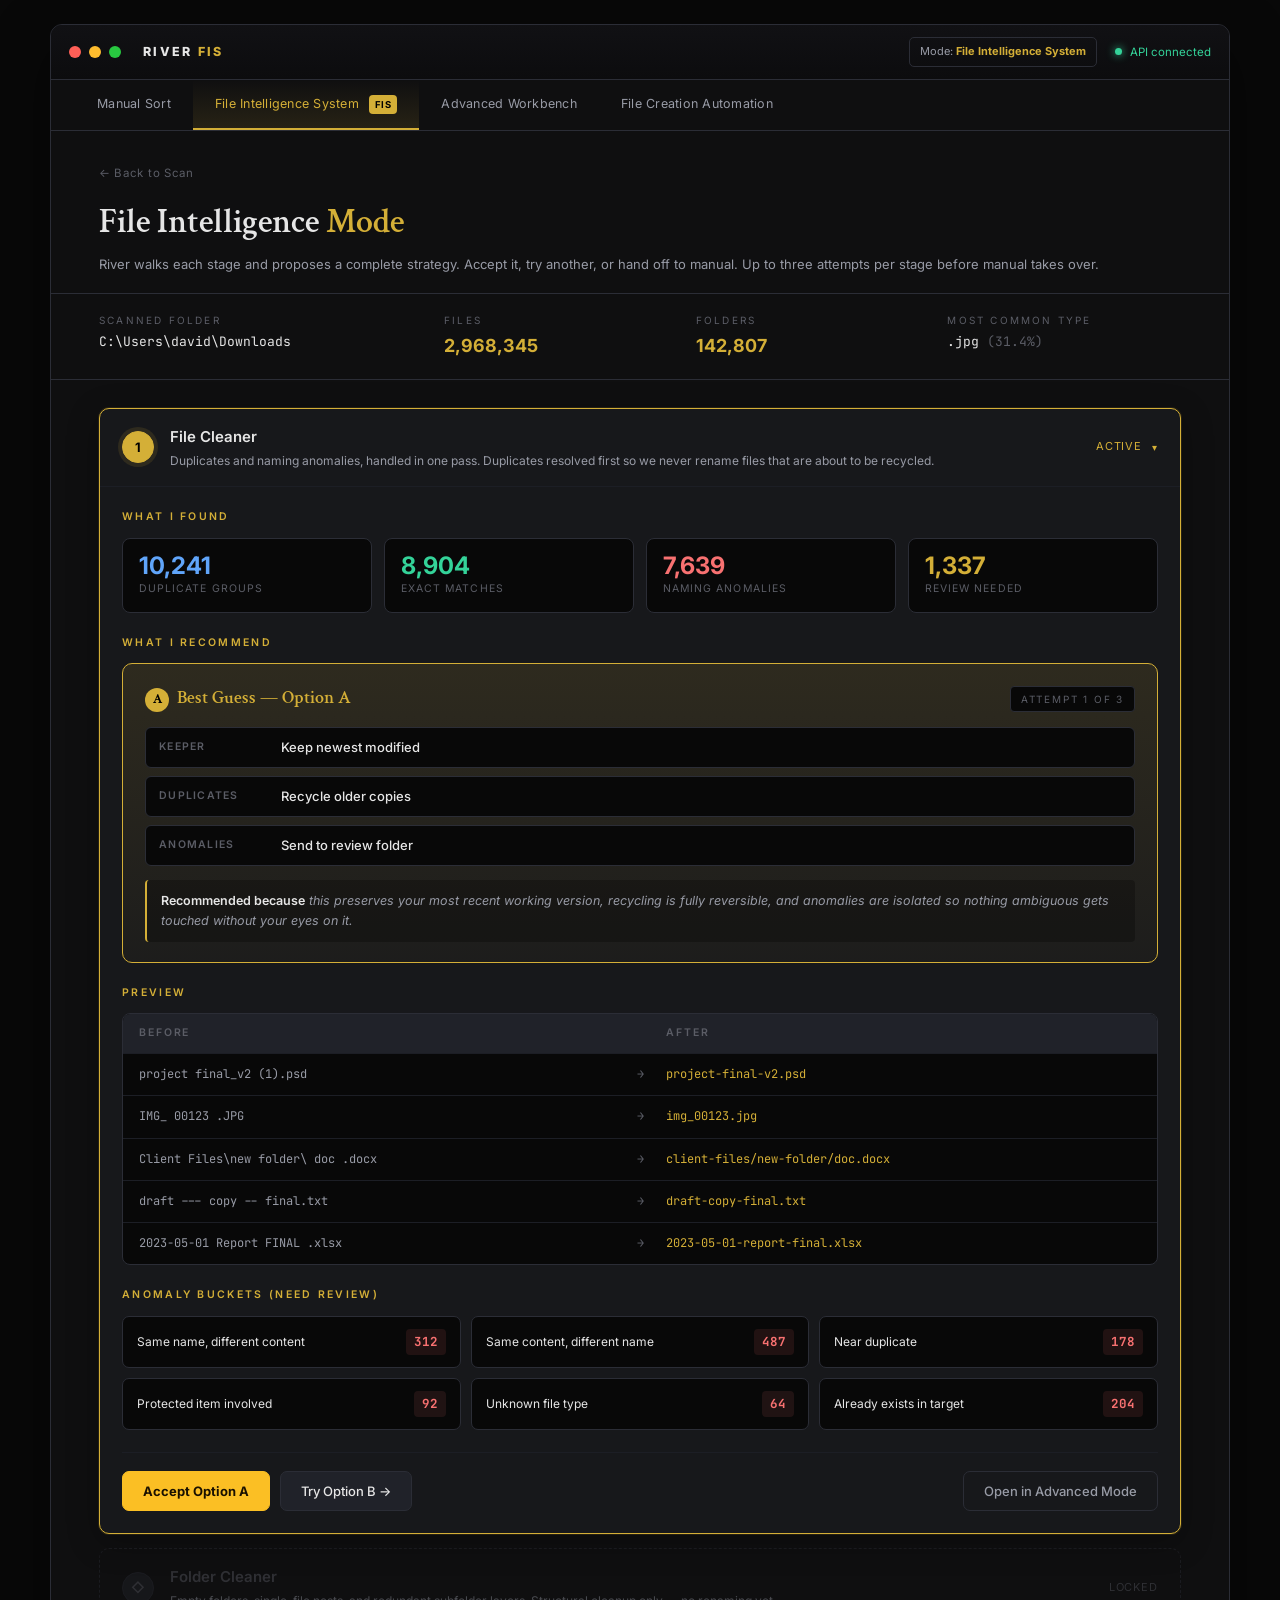
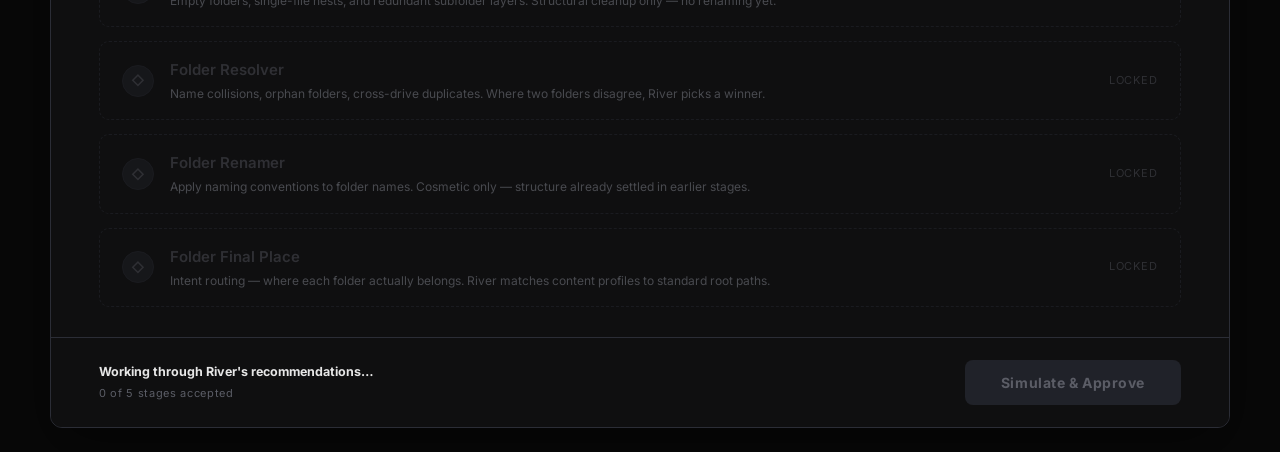
<file: river-fis-2-intelligence-mode.html>
<!DOCTYPE html>
<html lang="en">
<head>
<meta charset="UTF-8">
<meta name="viewport" content="width=device-width, initial-scale=1.0">
<title>River FIS — File Intelligence Mode</title>
<link rel="preconnect" href="https://fonts.googleapis.com">
<link rel="preconnect" href="https://fonts.gstatic.com" crossorigin>
<link href="https://fonts.googleapis.com/css2?family=Crimson+Text:wght@400;600&family=Inter:wght@300;400;500;600;700&family=JetBrains+Mono:wght@400;500&display=swap" rel="stylesheet">
<style>
:root {
  --bg: #080808;
  --surface: #0f0f10;
  --surface2: #17181b;
  --surface3: #202229;
  --surface4: #282a32;
  --border: #2b2d36;
  --border-dim: #1c1e25;
  --gold: #d4af37;
  --gold-dim: rgba(212,175,55,0.12);
  --gold-glow: rgba(212,175,55,0.22);
  --amber: #fbbf24;
  --text: #e6e6e6;
  --text-dim: #989ba6;
  --text-muted: #5b5d66;
  --green: #34d399;
  --green-dim: rgba(52,211,153,0.12);
  --blue: #60a5fa;
  --purple: #a78bfa;
  --red: #f87171;
  --teal: #2dd4bf;
}
* { box-sizing: border-box; margin: 0; padding: 0; }
body {
  font-family: Inter, system-ui, sans-serif;
  background: var(--bg);
  color: var(--text);
  min-height: 100vh;
  line-height: 1.6;
  font-size: 14px;
}
.serif { font-family: "Crimson Text", serif; }
.mono { font-family: "JetBrains Mono", monospace; font-size: 12.5px; }

/* Mac window */
.window {
  max-width: 1180px;
  margin: 24px auto;
  background: var(--surface);
  border: 1px solid var(--border);
  border-radius: 12px;
  overflow: hidden;
  box-shadow: 0 20px 60px rgba(0,0,0,0.45);
}
.titlebar {
  display: flex;
  align-items: center;
  gap: 14px;
  padding: 12px 18px;
  background: linear-gradient(180deg, #111114, #0c0c0e);
  border-bottom: 1px solid var(--border);
}
.dots { display: flex; gap: 8px; }
.dot { width: 12px; height: 12px; border-radius: 50%; }
.dot.r { background: #ff5f57; } .dot.y { background: #febc2e; } .dot.g { background: #28c840; }
.brand {
  margin-left: 8px;
  font-weight: 800;
  letter-spacing: 0.18em;
  font-size: 12.5px;
}
.brand span { color: var(--gold); }
.titlebar-right {
  margin-left: auto;
  display: flex;
  align-items: center;
  gap: 18px;
}
.mode-label {
  font-size: 11px;
  color: var(--text-dim);
  border: 1px solid var(--border);
  padding: 5px 10px;
  border-radius: 5px;
}
.mode-label strong { color: var(--gold); }
.api-status {
  display: flex;
  align-items: center;
  gap: 8px;
  font-size: 11.5px;
  color: var(--green);
}
.api-status::before {
  content: "";
  width: 7px;
  height: 7px;
  border-radius: 50%;
  background: var(--green);
  box-shadow: 0 0 8px var(--green);
}

/* Engines top strip */
.engines {
  display: flex;
  border-bottom: 1px solid var(--border);
  background: var(--surface);
  padding: 0 24px;
  overflow-x: auto;
}
.engine {
  padding: 14px 22px;
  font-size: 12.5px;
  color: var(--text-dim);
  cursor: pointer;
  border-bottom: 2px solid transparent;
  white-space: nowrap;
  letter-spacing: 0.02em;
}
.engine:hover { color: var(--text); }
.engine.active {
  color: var(--gold);
  border-bottom-color: var(--gold);
  background: linear-gradient(180deg, transparent, var(--gold-dim));
}
.engine .badge {
  display: inline-block;
  background: var(--gold);
  color: #000;
  font-weight: 700;
  font-size: 9.5px;
  padding: 2px 6px;
  border-radius: 4px;
  margin-left: 6px;
  letter-spacing: 0.05em;
}

/* Page header */
.page-head {
  padding: 30px 48px 18px;
  border-bottom: 1px solid var(--border);
  background: linear-gradient(180deg, var(--surface), transparent);
}
.page-head h1 {
  font-family: "Crimson Text", serif;
  font-size: 2.1rem;
  font-weight: 600;
  margin-bottom: 4px;
}
.page-head h1 span { color: var(--gold); }
.page-head p {
  font-size: 13px;
  color: var(--text-dim);
}
.back-link {
  display: inline-block;
  margin-bottom: 14px;
  color: var(--text-muted);
  font-size: 11.5px;
  text-decoration: none;
  letter-spacing: 0.06em;
}
.back-link:hover { color: var(--gold); }

/* Scan context strip */
.scan-context {
  padding: 18px 48px;
  background: var(--surface);
  border-bottom: 1px solid var(--border);
  display: grid;
  grid-template-columns: 1.4fr 1fr 1fr 1fr;
  gap: 18px;
}
.context-item .lbl {
  font-size: 10px;
  letter-spacing: 0.22em;
  text-transform: uppercase;
  color: var(--text-muted);
  margin-bottom: 4px;
}
.context-item .val {
  font-family: "JetBrains Mono", monospace;
  font-size: 13px;
  color: var(--text);
}
.context-item.num .val {
  font-family: Inter, sans-serif;
  font-size: 18px;
  font-weight: 700;
  color: var(--gold);
}

/* Stages container */
.stages {
  padding: 28px 48px 16px;
}

/* Single stage */
.stage {
  background: var(--surface2);
  border: 1px solid var(--border);
  border-radius: 10px;
  margin-bottom: 14px;
  overflow: hidden;
  transition: all 0.22s;
}
.stage.locked {
  opacity: 0.42;
  background: var(--surface);
  border-style: dashed;
}
.stage.active {
  border-color: var(--gold);
  box-shadow: 0 0 0 1px var(--gold-dim), 0 8px 32px rgba(0,0,0,0.3);
  background: var(--surface2);
}
.stage.complete {
  border-color: var(--green);
  border-left-width: 3px;
}

/* Stage header (always visible) */
.stage-head {
  display: grid;
  grid-template-columns: auto 1fr auto;
  gap: 16px;
  align-items: center;
  padding: 16px 22px;
  cursor: pointer;
  user-select: none;
}
.stage.locked .stage-head { cursor: not-allowed; }
.stage-num {
  width: 32px;
  height: 32px;
  border-radius: 50%;
  background: var(--surface3);
  border: 1px solid var(--border);
  display: flex;
  align-items: center;
  justify-content: center;
  font-weight: 700;
  font-size: 13px;
  color: var(--text-dim);
}
.stage.active .stage-num {
  background: var(--gold);
  color: #000;
  border-color: var(--gold);
  box-shadow: 0 0 0 4px var(--gold-dim);
}
.stage.complete .stage-num {
  background: var(--green);
  color: #002418;
  border-color: var(--green);
}
.stage-info { display: flex; flex-direction: column; gap: 2px; }
.stage-name {
  font-size: 15px;
  font-weight: 600;
  color: var(--text);
}
.stage.locked .stage-name { color: var(--text-muted); }
.stage-desc { font-size: 12px; color: var(--text-dim); }
.stage-summary {
  font-size: 12px;
  color: var(--green);
  margin-top: 2px;
}
.stage-status {
  display: flex;
  align-items: center;
  gap: 10px;
  font-size: 11px;
  color: var(--text-muted);
  letter-spacing: 0.08em;
  text-transform: uppercase;
}
.chev { font-size: 10px; color: var(--text-muted); }
.stage.active .chev { color: var(--gold); }

/* Stage body */
.stage-body {
  display: none;
  padding: 0 22px 22px;
  border-top: 1px solid var(--border-dim);
}
.stage.active .stage-body,
.stage.expanded .stage-body { display: block; }

.stage-section {
  margin-top: 22px;
}
.section-label {
  font-size: 10.5px;
  font-weight: 600;
  letter-spacing: 0.22em;
  text-transform: uppercase;
  color: var(--gold);
  margin-bottom: 12px;
}

/* What I found grid */
.found-grid {
  display: grid;
  grid-template-columns: repeat(4, 1fr);
  gap: 12px;
}
.found-stat {
  background: var(--bg);
  border: 1px solid var(--border);
  border-radius: 8px;
  padding: 14px 16px;
}
.found-stat .num {
  font-size: 1.5rem;
  font-weight: 700;
  margin-bottom: 2px;
  line-height: 1.1;
}
.found-stat .num.gold { color: var(--gold); }
.found-stat .num.blue { color: var(--blue); }
.found-stat .num.red { color: var(--red); }
.found-stat .num.green { color: var(--green); }
.found-stat .num.purple { color: var(--purple); }
.found-stat .num.teal { color: var(--teal); }
.found-stat .lbl {
  font-size: 10.5px;
  color: var(--text-muted);
  letter-spacing: 0.1em;
  text-transform: uppercase;
}

/* Recommendation card */
.rec-card {
  background: linear-gradient(180deg, var(--gold-dim), rgba(212,175,55,0.03));
  border: 1px solid var(--gold);
  border-radius: 10px;
  padding: 20px 22px;
  position: relative;
}
.rec-card-head {
  display: flex;
  align-items: center;
  justify-content: space-between;
  margin-bottom: 14px;
}
.rec-card-title {
  font-family: "Crimson Text", serif;
  font-size: 18px;
  font-weight: 600;
  color: var(--gold);
}
.rec-card-letter {
  display: inline-block;
  width: 24px;
  height: 24px;
  background: var(--gold);
  color: #000;
  border-radius: 50%;
  text-align: center;
  line-height: 24px;
  font-weight: 800;
  font-size: 13px;
  margin-right: 8px;
}
.attempt-pill {
  font-size: 10px;
  letter-spacing: 0.18em;
  text-transform: uppercase;
  color: var(--text-muted);
  background: var(--bg);
  border: 1px solid var(--border);
  padding: 4px 10px;
  border-radius: 4px;
}
.rules-list {
  display: flex;
  flex-direction: column;
  gap: 8px;
  margin-bottom: 14px;
}
.rule-row {
  display: grid;
  grid-template-columns: 110px 1fr;
  gap: 12px;
  align-items: center;
  padding: 9px 13px;
  background: var(--bg);
  border: 1px solid var(--border);
  border-radius: 6px;
}
.rule-lbl {
  font-size: 10.5px;
  font-weight: 600;
  letter-spacing: 0.12em;
  text-transform: uppercase;
  color: var(--text-muted);
}
.rule-val {
  font-size: 13px;
  color: var(--text);
  font-weight: 500;
}
.why-block {
  background: rgba(0,0,0,0.28);
  border-left: 2px solid var(--gold);
  padding: 11px 14px;
  border-radius: 4px;
  font-size: 12.5px;
  color: var(--text-dim);
  font-style: italic;
}
.why-block strong { color: var(--text); font-style: normal; font-weight: 600; }

/* Preview table */
.preview-block {
  background: var(--bg);
  border: 1px solid var(--border);
  border-radius: 8px;
  overflow: hidden;
}
.preview-row {
  display: grid;
  grid-template-columns: 1fr 24px 1fr;
  gap: 14px;
  padding: 11px 16px;
  border-bottom: 1px solid var(--border-dim);
  align-items: center;
  font-family: "JetBrains Mono", monospace;
  font-size: 12px;
}
.preview-row:last-child { border-bottom: 0; }
.preview-row.head {
  background: var(--surface3);
  font-family: Inter, sans-serif;
  font-size: 10.5px;
  letter-spacing: 0.18em;
  text-transform: uppercase;
  color: var(--text-muted);
  font-weight: 600;
}
.preview-before { color: var(--text-dim); }
.preview-after { color: var(--gold); }
.preview-arrow { color: var(--text-muted); text-align: center; }

/* Anomaly buckets */
.anomaly-grid {
  display: grid;
  grid-template-columns: repeat(3, 1fr);
  gap: 10px;
}
.anomaly-bucket {
  background: var(--bg);
  border: 1px solid var(--border);
  border-radius: 7px;
  padding: 12px 14px;
  display: flex;
  align-items: center;
  justify-content: space-between;
  cursor: pointer;
  transition: border-color 0.15s;
}
.anomaly-bucket:hover { border-color: var(--red); }
.anomaly-bucket .name {
  font-size: 12px;
  color: var(--text);
}
.anomaly-bucket .count {
  font-family: "JetBrains Mono", monospace;
  font-size: 12.5px;
  font-weight: 700;
  color: var(--red);
  background: rgba(248,113,113,0.1);
  padding: 3px 8px;
  border-radius: 4px;
  margin-left: 8px;
}

/* Action buttons */
.actions {
  display: flex;
  gap: 10px;
  margin-top: 22px;
  padding-top: 18px;
  border-top: 1px solid var(--border-dim);
}
.actions-left {
  display: flex;
  gap: 10px;
  flex: 1;
}
.actions-right { display: flex; gap: 10px; }

.btn {
  border: 1px solid var(--border);
  background: var(--surface3);
  color: var(--text);
  padding: 11px 20px;
  border-radius: 7px;
  font-family: Inter, sans-serif;
  font-size: 13px;
  cursor: pointer;
  font-weight: 500;
  transition: all 0.15s;
  display: inline-flex;
  align-items: center;
  gap: 8px;
}
.btn:hover { border-color: var(--gold); color: var(--gold); }
.btn-accept {
  background: var(--amber);
  color: #1a1100;
  border-color: var(--amber);
  font-weight: 700;
}
.btn-accept:hover {
  background: #ffce4a;
  border-color: #ffce4a;
  color: #1a1100;
  box-shadow: 0 0 22px rgba(251,191,36,0.4);
}
.btn-ghost { background: transparent; color: var(--text-dim); }
.btn-ghost:hover { color: var(--gold); border-color: var(--gold); }
.btn-manual {
  background: transparent;
  color: var(--text-dim);
  border-color: var(--border);
}
.btn-manual:hover { color: var(--purple); border-color: var(--purple); }

/* Re-open button for complete stages */
.reopen-row {
  margin-top: 18px;
  padding-top: 16px;
  border-top: 1px solid var(--border-dim);
  display: flex;
  justify-content: space-between;
  align-items: center;
}
.reopen-note {
  font-size: 12px;
  color: var(--text-dim);
}

/* Approve & Execute footer */
.commit-bar {
  position: sticky;
  bottom: 0;
  padding: 22px 48px;
  background: linear-gradient(180deg, rgba(15,15,16,0), var(--surface) 30%, var(--surface));
  border-top: 1px solid var(--border);
  display: grid;
  grid-template-columns: 1fr auto;
  gap: 18px;
  align-items: center;
}
.commit-summary {
  font-size: 12.5px;
  color: var(--text-dim);
}
.commit-summary strong { color: var(--text); }
.commit-progress {
  font-size: 11px;
  color: var(--text-muted);
  margin-top: 3px;
  letter-spacing: 0.06em;
}
.commit-btn {
  background: var(--amber);
  color: #1a1100;
  border: none;
  padding: 14px 36px;
  border-radius: 8px;
  font-family: Inter, sans-serif;
  font-size: 14px;
  font-weight: 700;
  cursor: pointer;
  letter-spacing: 0.04em;
  transition: all 0.15s;
}
.commit-btn:hover {
  box-shadow: 0 0 30px rgba(251,191,36,0.5);
  transform: translateY(-1px);
}
.commit-btn:disabled {
  background: var(--surface3);
  color: var(--text-muted);
  cursor: not-allowed;
  box-shadow: none;
  transform: none;
}

/* Cascade hint banner inside a stage when on Option B or C */
.cascade-hint {
  font-size: 11.5px;
  color: var(--text-dim);
  margin-top: 8px;
  text-align: center;
}
.cascade-hint strong { color: var(--gold); }

/* Lock icon */
.lock-icon {
  font-size: 13px;
  color: var(--text-muted);
}

@media (max-width: 900px) {
  .scan-context { grid-template-columns: 1fr 1fr; }
  .found-grid { grid-template-columns: repeat(2, 1fr); }
  .anomaly-grid { grid-template-columns: 1fr; }
  .stages, .page-head, .scan-context, .commit-bar { padding-left: 24px; padding-right: 24px; }
}
</style>
</head>
<body>

<div class="window">

  <!-- Title bar -->
  <div class="titlebar">
    <div class="dots">
      <div class="dot r"></div>
      <div class="dot y"></div>
      <div class="dot g"></div>
    </div>
    <div class="brand">RIVER <span>FIS</span></div>
    <div class="titlebar-right">
      <div class="mode-label">Mode: <strong>File Intelligence System</strong></div>
      <div class="api-status">API connected</div>
    </div>
  </div>

  <!-- Engines -->
  <div class="engines">
    <div class="engine">Manual Sort</div>
    <div class="engine active">File Intelligence System <span class="badge">FIS</span></div>
    <div class="engine">Advanced Workbench</div>
    <div class="engine">File Creation Automation</div>
  </div>

  <!-- Page head -->
  <div class="page-head">
    <a class="back-link" href="river-fis-1-scan-pick.html">← Back to Scan</a>
    <h1>File Intelligence <span>Mode</span></h1>
    <p>River walks each stage and proposes a complete strategy. Accept it, try another, or hand off to manual. Up to three attempts per stage before manual takes over.</p>
  </div>

  <!-- Scan context strip -->
  <div class="scan-context">
    <div class="context-item">
      <div class="lbl">Scanned Folder</div>
      <div class="val mono">C:\Users\david\Downloads</div>
    </div>
    <div class="context-item num">
      <div class="lbl">Files</div>
      <div class="val">2,968,345</div>
    </div>
    <div class="context-item num">
      <div class="lbl">Folders</div>
      <div class="val">142,807</div>
    </div>
    <div class="context-item">
      <div class="lbl">Most Common Type</div>
      <div class="val mono">.jpg <span style="color:var(--text-muted);">(31.4%)</span></div>
    </div>
  </div>

  <!-- Stages will render here -->
  <div class="stages" id="stages"></div>

  <!-- Commit bar -->
  <div class="commit-bar">
    <div>
      <div class="commit-summary"><strong id="commitSummaryText">Working through FIS preview-only recommendations…</strong></div>
      <div class="commit-progress" id="commitProgress">0 of 5 stages accepted</div>
    </div>
    <button class="commit-btn" id="commitBtn" disabled onclick="executeAll()">Simulate &amp; Approve</button>
  </div>

</div>

<script>
// ===== Stage definitions =====
const STAGES = [
  {
    id: 'file-cleaner',
    name: 'File Cleaner',
    desc: 'Duplicates and naming anomalies, handled in one pass. Duplicates resolved first so we never rename files that are about to be recycled.',
    found: [
      { num: '10,241', label: 'Duplicate Groups', color: 'blue' },
      { num: '8,904', label: 'Exact Matches', color: 'green' },
      { num: '7,639', label: 'Naming Anomalies', color: 'red' },
      { num: '1,337', label: 'Review Needed', color: 'gold' },
    ],
    options: [
      {
        rules: [
          ['Keeper', 'Keep newest modified'],
          ['Duplicates', 'Recycle older copies'],
          ['Anomalies', 'Send to review folder'],
        ],
        why: '<strong>Recommended because</strong> this preserves your most recent working version, recycling is fully reversible, and anomalies are isolated so nothing ambiguous gets touched without your eyes on it.',
      },
      {
        rules: [
          ['Keeper', 'Keep cleanest filename'],
          ['Duplicates', 'Move to /review/ folder'],
          ['Anomalies', 'Ignore for this run'],
        ],
        why: '<strong>Safer alternative.</strong> Nothing is recycled — duplicates move to a holding folder you can inspect. Anomalies stay where they are so you can revisit later.',
      },
      {
        rules: [
          ['Keeper', 'Keep file in preferred root folder'],
          ['Duplicates', 'Keep all, flag only'],
          ['Anomalies', 'Generate report only'],
        ],
        why: '<strong>Maximum caution.</strong> No filesystem changes. River generates a report you can act on file-by-file. Choose this if you don\'t fully trust the scan.',
      },
    ],
    preview: [
      ['project final_v2 (1).psd', 'project-final-v2.psd'],
      ['IMG_ 00123 .JPG', 'img_00123.jpg'],
      ['Client Files\\new folder\\ doc .docx', 'client-files/new-folder/doc.docx'],
      ['draft --- copy -- final.txt', 'draft-copy-final.txt'],
      ['2023-05-01 Report  FINAL .xlsx', '2023-05-01-report-final.xlsx'],
    ],
    anomalies: [
      ['Same name, different content', 312],
      ['Same content, different name', 487],
      ['Near duplicate', 178],
      ['Protected item involved', 92],
      ['Unknown file type', 64],
      ['Already exists in target', 204],
    ],
  },
  {
    id: 'folder-cleaner',
    name: 'Folder Cleaner',
    desc: 'Empty folders, single-file nests, and redundant subfolder layers. Structural cleanup only — no renaming yet.',
    found: [
      { num: '4,128', label: 'Empty Folders', color: 'red' },
      { num: '887', label: 'Single-File Nests', color: 'gold' },
      { num: '312', label: 'Redundant Layers', color: 'purple' },
      { num: '94', label: 'System-Protected', color: 'green' },
    ],
    options: [
      {
        rules: [
          ['Empties', 'Delete (move to recycle)'],
          ['Single-file nests', 'Promote file up one level'],
          ['Redundant layers', 'Flatten by 1 level'],
        ],
        why: '<strong>Recommended.</strong> Removes clutter without losing data. Promotion only fires when confidence is high; nests of unrelated single files are left alone.',
      },
      {
        rules: [
          ['Empties', 'Move to /review/empty/'],
          ['Single-file nests', 'Promote only if confidence ≥ 80%'],
          ['Redundant layers', 'Don\'t flatten — flag only'],
        ],
        why: '<strong>Cautious version.</strong> Empties go to a holding area instead of recycle. Aggressive flattening turned off — you review the redundant nests yourself.',
      },
      {
        rules: [
          ['Empties', 'Tag for manual review'],
          ['Single-file nests', 'No changes'],
          ['Redundant layers', 'Generate report only'],
        ],
        why: '<strong>Report mode.</strong> Nothing touched. River produces a structural cleanup map you can apply piece by piece in Advanced Mode.',
      },
    ],
    preview: [
      ['Downloads/2023/empty-Q1/', '[removed — empty]'],
      ['Photos/2024/Wedding/IMG_001/IMG_001.heic', 'Photos/2024/Wedding/IMG_001.heic'],
      ['Projects/Active/Forge/src/src/index.js', 'Projects/Active/Forge/src/index.js'],
      ['Archive/Old/Old/Old/notes.md', 'Archive/Old/notes.md'],
    ],
  },
  {
    id: 'folder-resolver',
    name: 'Folder Resolver',
    desc: 'Name collisions, orphan folders, cross-drive duplicates. Where two folders disagree, River picks a winner.',
    found: [
      { num: '76', label: 'Name Collisions', color: 'red' },
      { num: '142', label: 'Orphan Folders', color: 'gold' },
      { num: '38', label: 'Cross-Drive Dupes', color: 'blue' },
      { num: '21', label: 'Ambiguous', color: 'purple' },
    ],
    options: [
      {
        rules: [
          ['Collisions', 'Merge (newest wins for conflicts)'],
          ['Orphans', 'Place by content match'],
          ['Cross-drive dupes', 'Keep primary, recycle copies'],
        ],
        why: '<strong>Recommended.</strong> Merges preserve all files, conflicts resolved by mtime. Orphans get a real home based on what they contain. Cross-drive cleanup frees space.',
      },
      {
        rules: [
          ['Collisions', 'Quarantine to /resolve/'],
          ['Orphans', 'Leave in place, flag only'],
          ['Cross-drive dupes', 'Keep all'],
        ],
        why: '<strong>Conservative.</strong> Nothing merged — collisions parked for manual decision. Orphans stay where they are with flags. Cross-drive duplicates remain untouched.',
      },
      {
        rules: [
          ['Collisions', 'Generate conflict map'],
          ['Orphans', 'No action'],
          ['Cross-drive dupes', 'Export list only'],
        ],
        why: '<strong>Map-only.</strong> River writes a JSON conflict report. You decide what to do with it.',
      },
    ],
    preview: [
      ['~/Documents/Projects/  +  ~/Desktop/Projects/', '~/Documents/Projects/ (merged)'],
      ['~/Downloads/loose-pdf-stash/', '~/Documents/PDFs/ (placed by content)'],
      ['C:\\Photos\\2024\\  +  D:\\Photos\\2024\\', 'C:\\Photos\\2024\\ (kept primary)'],
    ],
  },
  {
    id: 'folder-renamer',
    name: 'Folder Renamer',
    desc: 'Apply naming conventions to folder names. Cosmetic only — structure already settled in earlier stages.',
    found: [
      { num: '1,243', label: 'Inconsistent Names', color: 'red' },
      { num: '418', label: 'Mixed Case', color: 'gold' },
      { num: '267', label: 'Whitespace Issues', color: 'purple' },
      { num: '89', label: 'Reserved Words', color: 'blue' },
    ],
    options: [
      {
        rules: [
          ['Case style', 'kebab-case'],
          ['Whitespace', 'Trim and collapse to single hyphen'],
          ['Version suffixes', 'Strip trailing (1), (2), _v2 etc.'],
        ],
        why: '<strong>Recommended.</strong> kebab-case reads well in URLs, file managers, and terminals. Version suffixes are noise once duplicates are resolved.',
      },
      {
        rules: [
          ['Case style', 'Title Case'],
          ['Whitespace', 'Preserve spaces'],
          ['Version suffixes', 'Keep — append date instead'],
        ],
        why: '<strong>Human-readable alternative.</strong> Title Case looks better in Finder/Explorer; spaces preserved for natural reading.',
      },
      {
        rules: [
          ['Case style', 'snake_case'],
          ['Whitespace', 'Convert all to underscore'],
          ['Version suffixes', 'Strip everything non-alphanumeric'],
        ],
        why: '<strong>Developer-friendly.</strong> snake_case avoids shell-escape issues. Choose if you live in the terminal.',
      },
    ],
    preview: [
      ['Old Project Files (Final)', 'old-project-files-final'],
      ['2024 Photos -- Vacation', '2024-photos-vacation'],
      ['Client_Work__v2', 'client-work'],
      ['MY DOCUMENTS', 'my-documents'],
    ],
  },
  {
    id: 'folder-final-place',
    name: 'Folder Final Place',
    desc: 'Intent routing — where each folder actually belongs. River matches content profiles to standard root paths.',
    found: [
      { num: '8,422', label: 'Matched to Profile', color: 'gold' },
      { num: '1,914', label: 'Ambiguous Routing', color: 'red' },
      { num: '612', label: 'Custom Override', color: 'purple' },
      { num: '203', label: 'Stay-in-Place', color: 'green' },
    ],
    options: [
      {
        rules: [
          ['Photos', '→ ~/Photos/&lt;year&gt;/&lt;month&gt;/'],
          ['Documents', '→ ~/Documents/&lt;category&gt;/'],
          ['Projects', '→ ~/Projects/&lt;active|archive&gt;/'],
          ['Other', '→ ~/Archive/&lt;type&gt;/'],
        ],
        why: '<strong>Recommended.</strong> Standard XDG-style layout. Photos by date, documents by category, projects by lifecycle, everything else archived by type. Reversible — River writes a placement ledger.',
      },
      {
        rules: [
          ['Everything', '→ /SortedByRiver/&lt;category&gt;/&lt;year&gt;/'],
          ['Conflicts', 'Append numeric suffix'],
          ['Empties', 'Skip routing'],
        ],
        why: '<strong>Staging-area version.</strong> One root, sorted by category and year. Lets you decide later where things really go. Lower commitment.',
      },
      {
        rules: [
          ['Action', 'Generate placement map (no moves)'],
          ['Output', 'CSV: source path → suggested destination'],
          ['Apply', 'Open in Advanced Mode for piece-by-piece review'],
        ],
        why: '<strong>Plan only.</strong> Nothing moves. You get a CSV that you can sort, filter, and apply selectively. The most cautious option.',
      },
    ],
    preview: [
      ['~/Desktop/IMG_2419.jpg', '~/Photos/2024/03/IMG_2419.jpg'],
      ['~/Downloads/invoice-acme-q3.pdf', '~/Documents/Finance/2024/Q3/invoice-acme-q3.pdf'],
      ['~/Documents/Forge/', '~/Projects/active/forge/'],
      ['~/Downloads/old-backup-2019/', '~/Archive/backups/2019/'],
    ],
  },
];


const API_BASE = localStorage.getItem('fisApiBase') || 'http://localhost:8420';
let activeScan = JSON.parse(sessionStorage.getItem('fis_scan_summary') || localStorage.getItem('fis_scan_summary') || 'null');
let acceptedPlanIds = [];
async function apiPost(path, payload) {
  const res = await fetch(`${API_BASE}${path}`, {method:'POST', headers:{'Content-Type':'application/json'}, body:JSON.stringify(payload)});
  const data = await res.json();
  if (!res.ok) throw new Error(data.error || path + ' failed');
  return data;
}
function activeScanId() { return sessionStorage.getItem('fis_scan_id') || localStorage.getItem('fis_scan_id') || (activeScan && activeScan.scan_id); }
async function requestPlan(idx) {
  const st = state[idx];
  const scan_id = activeScanId();
  if (!scan_id) return null;
  try {
    st.plan = await apiPost('/api/plan/simple', {scan_id, stage: STAGES[idx].id, attempt: st.attempt + 1, previous_rejections: st.rejections || []});
    return st.plan;
  } catch (err) {
    console.warn(err);
    return null;
  }
}
async function requestCustomPlan(idx) {
  const text = document.getElementById(`askFisText-${idx}`).value.trim();
  if (!text) return alert('Tell File Intelligence System what you want done.');
  try {
    state[idx].plan = await apiPost('/api/plan/custom', {scan_id: activeScanId(), stage: STAGES[idx].id, user_request: text, previous_rejections: state[idx].rejections || []});
    render();
  } catch (err) { alert('Ask FIS failed: ' + err.message); }
}

// ===== State =====
const state = STAGES.map(s => ({
  id: s.id,
  status: 'locked',   // 'locked' | 'active' | 'complete'
  attempt: 0,          // 0 = Option A, 1 = B, 2 = C
  accepted: false,
  expanded: false,     // for re-opened complete stages
  plan: null,
  askFis: false,
  rejections: [],
}));
state[0].status = 'active';

// ===== Render =====
const stagesEl = document.getElementById('stages');

function letterFor(i) { return ['A','B','C'][i] || 'A'; }
function attemptText(i) {
  return ['Best Guess — Option A','Second Try — Option B','Last Try — Option C'][i] || 'Manual';
}

function renderStage(idx) {
  const s = STAGES[idx];
  const st = state[idx];
  const opt = s.options[st.attempt];
  const triesLeft = 2 - st.attempt;
  const plan = st.plan;

  let body = '';
  if (st.status !== 'locked') {
    // What I found
    body += '<div class="stage-section">';
    body += '<div class="section-label">What I Found</div>';
    body += '<div class="found-grid">';
    s.found.forEach(f => {
      body += `<div class="found-stat"><div class="num ${f.color}">${f.num}</div><div class="lbl">${f.label}</div></div>`;
    });
    body += '</div></div>';

    if (!st.accepted) {
      // What I recommend
      body += '<div class="stage-section">';
      body += '<div class="section-label">What I Recommend</div>';
      body += '<div class="rec-card">';
      body += '<div class="rec-card-head">';
      body += `<div class="rec-card-title"><span class="rec-card-letter">${letterFor(st.attempt)}</span>${attemptText(st.attempt)}</div>`;
      body += `<div class="attempt-pill">Attempt ${st.attempt + 1} of 3</div>`;
      body += '</div>';
      body += '<div class="rules-list">';
      (plan ? plan.understood.map((u, i) => ['Understood ' + (i + 1), u]) : opt.rules).forEach(r => {
        body += `<div class="rule-row"><div class="rule-lbl">${r[0]}</div><div class="rule-val">${r[1]}</div></div>`;
      });
      body += '</div>';
      body += `<div class="why-block">${opt.why}</div>`;
      body += '</div></div>';
    } else {
      // Accepted summary view
      body += '<div class="stage-section">';
      body += '<div class="section-label">Accepted Strategy</div>';
      body += '<div class="rec-card" style="border-color: var(--green); background: linear-gradient(180deg, var(--green-dim), rgba(52,211,153,0.02));">';
      body += `<div class="rec-card-title" style="color: var(--green);"><span class="rec-card-letter" style="background: var(--green); color: #002418;">${letterFor(st.attempt)}</span>${attemptText(st.attempt)} — applied</div>`;
      body += '<div class="rules-list" style="margin-top: 12px;">';
      (plan ? plan.understood.map((u, i) => ['Understood ' + (i + 1), u]) : opt.rules).forEach(r => {
        body += `<div class="rule-row"><div class="rule-lbl">${r[0]}</div><div class="rule-val">${r[1]}</div></div>`;
      });
      body += '</div></div></div>';
    }

    // Preview
    const previewRows = plan && plan.preview && plan.preview.length ? plan.preview.map(p => [p.before || p.source || "preview", p.after || p.destination || p.reason || "review"]) : s.preview;
    if (previewRows && previewRows.length) {
      body += '<div class="stage-section">';
      body += '<div class="section-label">Preview</div>';
      body += '<div class="preview-block">';
      body += '<div class="preview-row head"><div>Before</div><div></div><div>After</div></div>';
      previewRows.forEach(p => {
        body += `<div class="preview-row"><div class="preview-before">${escapeHtml(p[0])}</div><div class="preview-arrow">→</div><div class="preview-after">${escapeHtml(p[1])}</div></div>`;
      });
      body += '</div></div>';
    }

    // Anomalies (only stage 1)
    if (s.anomalies && s.anomalies.length) {
      body += '<div class="stage-section">';
      body += '<div class="section-label">Anomaly Buckets (need review)</div>';
      body += '<div class="anomaly-grid">';
      s.anomalies.forEach(a => {
        body += `<div class="anomaly-bucket"><div class="name">${a[0]}</div><div class="count">${a[1]}</div></div>`;
      });
      body += '</div></div>';
    }

    // Actions
    if (!st.accepted) {
      body += '<div class="actions">';
      body += '<div class="actions-left">';
      body += `<button class="btn btn-accept" onclick="acceptStage(${idx})">Accept Option ${letterFor(st.attempt)}</button>`;
      if (triesLeft > 0) {
        body += `<button class="btn" onclick="tryNext(${idx})">Try Option ${letterFor(st.attempt + 1)} →</button>`;
      } else {
        body += `<button class="btn btn-manual" onclick="showAskFis(${idx})">No good fit — Ask FIS</button>`;
      }
      body += '</div>';
      body += '<div class="actions-right">';
      body += `<button class="btn btn-ghost" onclick="goAdvanced(${idx})">Open in Advanced Mode</button>`;
      body += '</div></div>';
      if (st.attempt > 0) {
        body += `<div class="cascade-hint">Showing <strong>Option ${letterFor(st.attempt)}</strong> · ${triesLeft} ${triesLeft === 1 ? 'try' : 'tries'} left before Ask FIS</div>`;
      }
      if (st.askFis) {
        body += `<div class="stage-section"><div class="section-label">Ask FIS</div><div class="rec-card" style="border-color: var(--blue); background: linear-gradient(180deg, rgba(96,165,250,.16), rgba(45,212,191,.04));"><div class="rec-card-title" style="color: var(--blue);">Tell File Intelligence System what you want done.</div><textarea id="askFisText-${idx}" class="picker-input" style="width:100%;min-height:96px;margin-top:12px;" placeholder="Do not delete anything. Move uncertain files to review."></textarea><div class="actions"><button class="btn btn-accept" onclick="requestCustomPlan(${idx})">Build Preview Plan</button><button class="btn" onclick="tryNext(${idx})">Try Another Plan</button><button class="btn btn-ghost" onclick="goAdvanced(${idx})">Open Advanced Workbench</button></div></div></div>`;
      }
    } else {
      body += '<div class="reopen-row">';
      body += `<div class="reopen-note">Accepted ${letterFor(st.attempt)}. Filesystem changes are staged, nothing has been applied yet.</div>`;
      body += `<button class="btn btn-ghost" onclick="reopenStage(${idx})">Reopen &amp; Re-decide</button>`;
      body += '</div>';
    }
  }

  // Head
  let head = '<div class="stage-head" onclick="toggleExpand(' + idx + ')">';
  head += `<div class="stage-num">${st.accepted ? '✓' : st.status === 'locked' ? `<span class="lock-icon">◇</span>` : (idx + 1)}</div>`;
  head += '<div class="stage-info">';
  head += `<div class="stage-name">${s.name}</div>`;
  if (st.accepted) {
    head += `<div class="stage-summary">✓ Option ${letterFor(st.attempt)} accepted · ${s.found[0].num} ${s.found[0].label.toLowerCase()} ready to apply</div>`;
  } else {
    head += `<div class="stage-desc">${s.desc}</div>`;
  }
  head += '</div>';
  head += '<div class="stage-status">';
  if (st.status === 'locked') head += '<span>Locked</span>';
  else if (st.accepted) head += `<span style="color:var(--green);">Complete</span><span class="chev">▾</span>`;
  else head += `<span style="color:var(--gold);">Active</span><span class="chev">▾</span>`;
  head += '</div>';
  head += '</div>';

  let cls = 'stage ' + st.status;
  if (st.accepted) cls += ' complete';
  if (st.expanded) cls += ' expanded';

  return `<div class="${cls}" id="stage-${idx}">${head}<div class="stage-body">${body}</div></div>`;
}

function escapeHtml(s) {
  return String(s).replace(/&/g,'&amp;').replace(/</g,'&lt;').replace(/>/g,'&gt;');
}

function render() {
  stagesEl.innerHTML = STAGES.map((_, i) => renderStage(i)).join('');
  updateCommitBar();
}

function updateCommitBar() {
  const done = state.filter(s => s.accepted).length;
  const total = STAGES.length;
  document.getElementById('commitProgress').textContent = `${done} of ${total} stages accepted`;
  const btn = document.getElementById('commitBtn');
  const summary = document.getElementById('commitSummaryText');
  if (done === total) {
    btn.disabled = false;
    summary.textContent = 'All stages accepted. Ready to simulate the accepted preview-only plan.';
  } else if (done === 0) {
    summary.textContent = 'Working through River\'s recommendations…';
  } else {
    summary.textContent = `Stage ${done} accepted. Next: ${STAGES[done].name}.`;
  }
}

// ===== Actions =====
async function acceptStage(idx) {
  if (!state[idx].plan) await requestPlan(idx);
  if (state[idx].plan) acceptedPlanIds.push(state[idx].plan.plan_id);
  state[idx].accepted = true;
  state[idx].status = 'complete';
  state[idx].expanded = false;
  if (idx + 1 < STAGES.length) {
    state[idx + 1].status = 'active';
  }
  render();
  // Scroll to next stage
  setTimeout(() => {
    const next = document.getElementById('stage-' + (idx + 1));
    if (next) next.scrollIntoView({ behavior: 'smooth', block: 'start' });
  }, 80);
}

async function tryNext(idx) {
  state[idx].rejections.push(`attempt_${state[idx].attempt + 1}`);
  if (state[idx].attempt < 2) {
    state[idx].attempt++;
    await requestPlan(idx);
    render();
  } else {
    showAskFis(idx);
  }
}
function showAskFis(idx) { state[idx].askFis = true; render(); }

function goManual(idx) {
  alert(`Manual handoff for "${STAGES[idx].name}" — would open the manual review panel. Not wired in this prototype.`);
}

function goAdvanced(idx) { window.location.href = 'river-fis-3-advanced-mode.html'; }

function toggleExpand(idx) {
  const st = state[idx];
  if (st.status === 'locked') return;
  if (st.status === 'active' && !st.accepted) return; // active is always open
  // For complete stages, toggle expanded view
  st.expanded = !st.expanded;
  render();
}

function reopenStage(idx) {
  if (!confirm(`Reopen "${STAGES[idx].name}" and undo your acceptance? Later stages will be re-locked.`)) return;
  state[idx].accepted = false;
  state[idx].status = 'active';
  state[idx].expanded = false;
  // Re-lock later stages
  for (let i = idx + 1; i < state.length; i++) {
    state[i].status = 'locked';
    state[i].accepted = false;
    state[i].expanded = false;
    state[i].attempt = 0;
  }
  render();
  setTimeout(() => {
    document.getElementById('stage-' + idx).scrollIntoView({ behavior: 'smooth', block: 'start' });
  }, 80);
}

async function executeAll() {
  const plan_id = acceptedPlanIds[acceptedPlanIds.length - 1];
  if (!plan_id) return alert('Accept a preview plan first.');
  try {
    const sim = await apiPost('/api/simulate', {plan_id});
    alert(`Simulation complete. Safe to run: ${sim.safe_to_run}\nWould change: ${sim.would_change}\nBlocked: ${sim.blocked.length}\n\nExecution still requires explicit APPROVE and is stubbed preview-only in this pass.`);
  } catch (err) { alert('Simulate failed: ' + err.message); }
}

// Initial render
requestPlan(0).then(render);
</script>

</body>
</html>
</file>
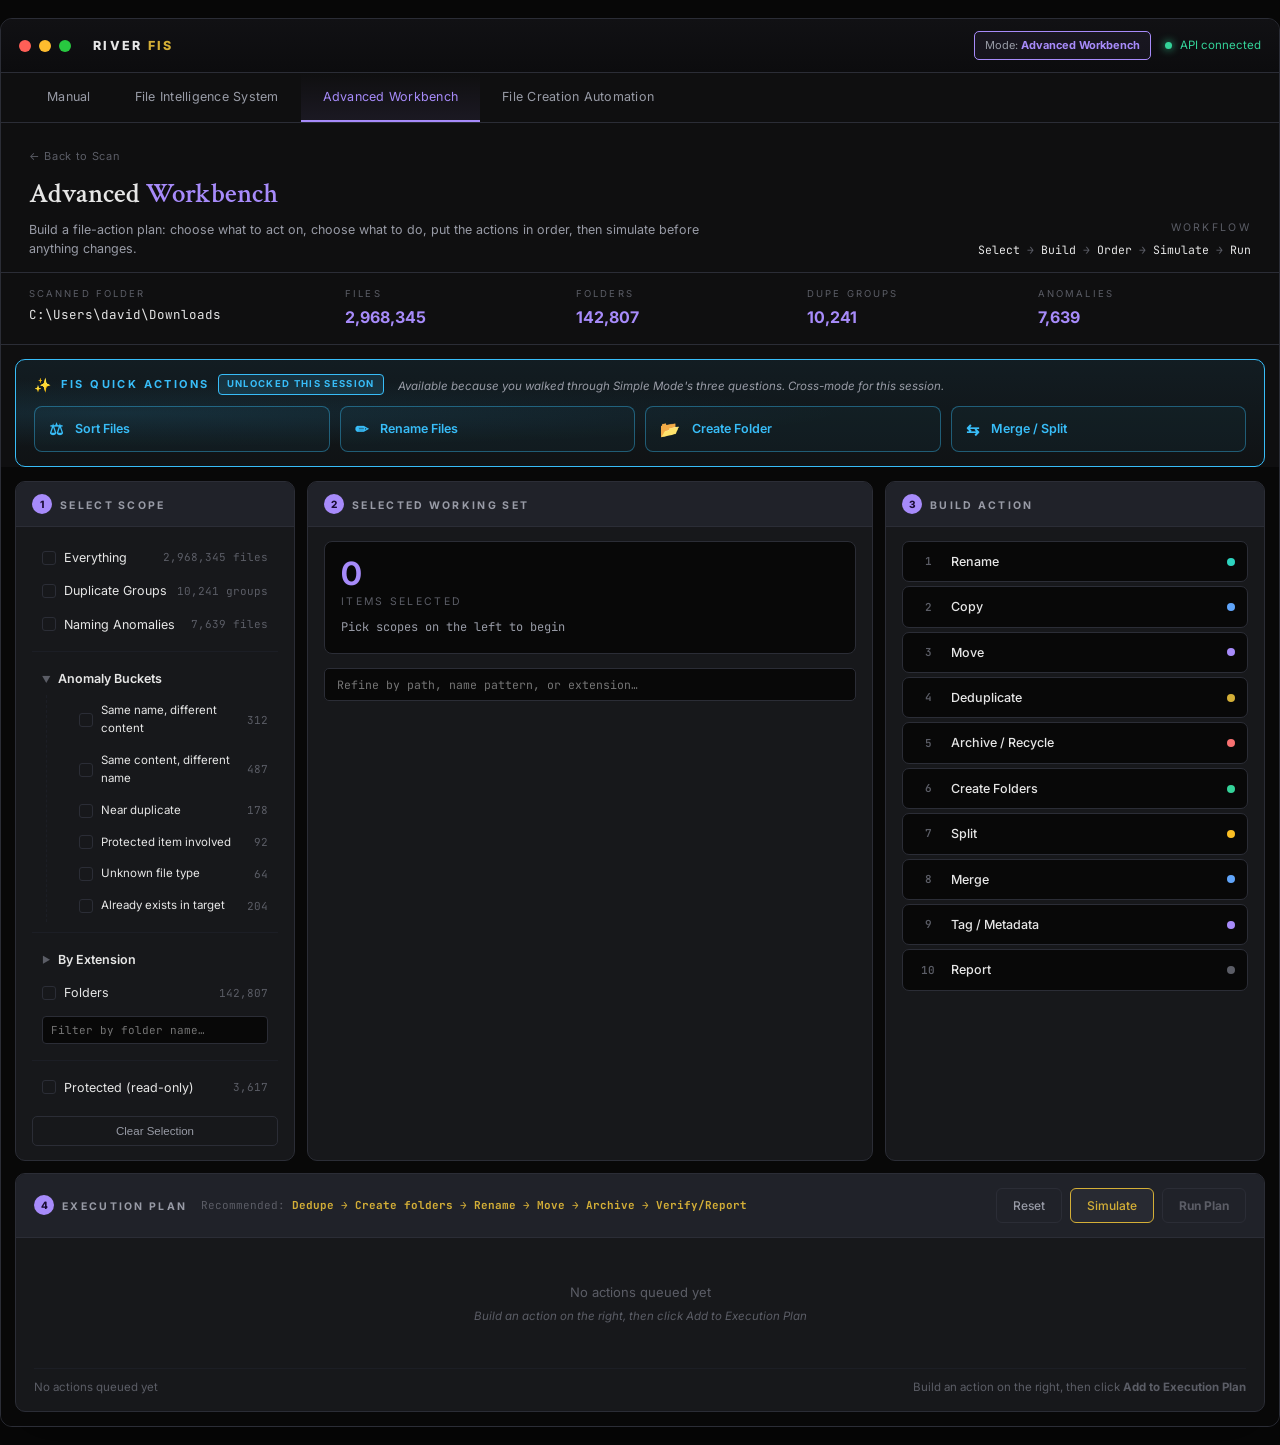
<file: river-fis-3-advanced-mode.html>
<!DOCTYPE html>
<html lang="en">
<head>
<meta charset="UTF-8">
<meta name="viewport" content="width=device-width, initial-scale=1.0">
<title>River FIS — Advanced Workbench</title>
<link rel="preconnect" href="https://fonts.googleapis.com">
<link rel="preconnect" href="https://fonts.gstatic.com" crossorigin>
<link href="https://fonts.googleapis.com/css2?family=Crimson+Text:wght@400;600&family=Inter:wght@300;400;500;600;700&family=JetBrains+Mono:wght@400;500;600&display=swap" rel="stylesheet">
<style>
:root {
  --bg: #080808;
  --surface: #0f0f10;
  --surface2: #17181b;
  --surface3: #202229;
  --surface4: #282a32;
  --border: #2b2d36;
  --border-dim: #1c1e25;
  --gold: #d4af37;
  --gold-dim: rgba(212,175,55,0.12);
  --amber: #fbbf24;
  --text: #e6e6e6;
  --text-dim: #989ba6;
  --text-muted: #5b5d66;
  --green: #34d399;
  --blue: #60a5fa;
  --purple: #a78bfa;
  --red: #f87171;
  --teal: #2dd4bf;
  --orange: #fb923c;
}
* { box-sizing: border-box; margin: 0; padding: 0; }
body {
  font-family: Inter, system-ui, sans-serif;
  background: var(--bg);
  color: var(--text);
  min-height: 100vh;
  line-height: 1.55;
  font-size: 13.5px;
}
.serif { font-family: "Crimson Text", serif; }
.mono { font-family: "JetBrains Mono", monospace; font-size: 12px; }

/* Window */
.window {
  max-width: 1480px;
  margin: 18px auto;
  background: var(--surface);
  border: 1px solid var(--border);
  border-radius: 12px;
  overflow: hidden;
  box-shadow: 0 20px 60px rgba(0,0,0,0.45);
}
.titlebar {
  display: flex;
  align-items: center;
  gap: 14px;
  padding: 12px 18px;
  background: linear-gradient(180deg, #111114, #0c0c0e);
  border-bottom: 1px solid var(--border);
}
.dots { display: flex; gap: 8px; }
.dot { width: 12px; height: 12px; border-radius: 50%; }
.dot.r { background: #ff5f57; } .dot.y { background: #febc2e; } .dot.g { background: #28c840; }
.brand {
  margin-left: 8px;
  font-weight: 800;
  letter-spacing: 0.18em;
  font-size: 12.5px;
}
.brand span { color: var(--gold); }
.titlebar-right {
  margin-left: auto;
  display: flex;
  align-items: center;
  gap: 14px;
}
.mode-label {
  font-size: 11px;
  color: var(--text-dim);
  border: 1px solid var(--purple);
  padding: 5px 10px;
  border-radius: 5px;
  background: rgba(167,139,250,0.06);
}
.mode-label strong { color: var(--purple); }
.api-status {
  display: flex;
  align-items: center;
  gap: 8px;
  font-size: 11.5px;
  color: var(--green);
}
.api-status::before {
  content: "";
  width: 7px;
  height: 7px;
  border-radius: 50%;
  background: var(--green);
  box-shadow: 0 0 8px var(--green);
}

/* Engines */
.engines {
  display: flex;
  border-bottom: 1px solid var(--border);
  background: var(--surface);
  padding: 0 24px;
  overflow-x: auto;
}
.engine {
  padding: 14px 22px;
  font-size: 12.5px;
  color: var(--text-dim);
  cursor: pointer;
  border-bottom: 2px solid transparent;
  white-space: nowrap;
  letter-spacing: 0.02em;
}
.engine:hover { color: var(--text); }
.engine.active {
  color: var(--purple);
  border-bottom-color: var(--purple);
  background: linear-gradient(180deg, transparent, rgba(167,139,250,0.08));
}

/* Page header */
.page-head {
  padding: 22px 28px 14px;
  border-bottom: 1px solid var(--border);
  background: linear-gradient(180deg, var(--surface), transparent);
  display: grid;
  grid-template-columns: 1fr auto;
  gap: 18px;
  align-items: end;
}
.page-head h1 {
  font-family: "Crimson Text", serif;
  font-size: 1.7rem;
  font-weight: 600;
  margin-bottom: 4px;
}
.page-head h1 span { color: var(--purple); }
.page-head p {
  font-size: 12.5px;
  color: var(--text-dim);
  max-width: 720px;
}
.back-link {
  display: inline-block;
  margin-bottom: 8px;
  color: var(--text-muted);
  font-size: 11px;
  text-decoration: none;
  letter-spacing: 0.06em;
}
.back-link:hover { color: var(--purple); }

/* Scan context strip */
.scan-context {
  padding: 14px 28px;
  background: var(--surface);
  border-bottom: 1px solid var(--border);
  display: grid;
  grid-template-columns: 1.4fr 1fr 1fr 1fr 1fr;
  gap: 18px;
}
.context-item .lbl {
  font-size: 9.5px;
  letter-spacing: 0.22em;
  text-transform: uppercase;
  color: var(--text-muted);
  margin-bottom: 3px;
}
.context-item .val {
  font-family: "JetBrains Mono", monospace;
  font-size: 12.5px;
  color: var(--text);
}
.context-item.num .val {
  font-family: Inter, sans-serif;
  font-size: 16px;
  font-weight: 700;
  color: var(--purple);
}

/* ===== Advanced grid layout — FIXED ZONES ===== */
.advanced {
  display: grid;
  grid-template-columns: 280px minmax(0,1fr) 380px;
  grid-template-rows: minmax(420px, 1fr) auto;
  grid-template-areas:
    "left center right"
    "bottom bottom bottom";
  gap: 12px;
  padding: 14px;
  background: var(--bg);
}

.zone {
  background: var(--surface2);
  border: 1px solid var(--border);
  border-radius: 10px;
  display: flex;
  flex-direction: column;
  overflow: hidden;
  min-width: 0;
}
.zone-head {
  padding: 12px 16px;
  border-bottom: 1px solid var(--border);
  background: var(--surface3);
  display: flex;
  align-items: center;
  justify-content: space-between;
}
.zone-title {
  font-size: 10.5px;
  font-weight: 700;
  letter-spacing: 0.22em;
  text-transform: uppercase;
  color: var(--text-dim);
}
.zone-title .num-marker {
  display: inline-block;
  width: 20px;
  height: 20px;
  border-radius: 50%;
  background: var(--purple);
  color: #1a0d35;
  font-family: Inter, sans-serif;
  font-weight: 800;
  text-align: center;
  line-height: 20px;
  margin-right: 8px;
  font-size: 10px;
  letter-spacing: 0;
  vertical-align: 1px;
}
.zone-body {
  padding: 14px 16px;
  overflow-y: auto;
  flex: 1;
}
.zone-body::-webkit-scrollbar { width: 8px; }
.zone-body::-webkit-scrollbar-track { background: var(--surface); }
.zone-body::-webkit-scrollbar-thumb { background: var(--surface4); border-radius: 4px; }
.zone-body::-webkit-scrollbar-thumb:hover { background: var(--border); }

.left { grid-area: left; }
.center { grid-area: center; }
.right { grid-area: right; }
.bottom { grid-area: bottom; min-height: 220px; }

/* ===== LEFT — Selection tree ===== */
.sel-group {
  margin-bottom: 6px;
}
.sel-row {
  display: flex;
  align-items: center;
  gap: 8px;
  padding: 7px 10px;
  border-radius: 5px;
  cursor: pointer;
  transition: background 0.12s;
  font-size: 12.5px;
}
.sel-row:hover { background: var(--surface3); }
.sel-row.checked { background: rgba(167,139,250,0.1); }
.sel-row .cb {
  width: 14px;
  height: 14px;
  border: 1px solid var(--border);
  border-radius: 3px;
  display: inline-flex;
  align-items: center;
  justify-content: center;
  flex-shrink: 0;
}
.sel-row.checked .cb {
  background: var(--purple);
  border-color: var(--purple);
}
.sel-row.checked .cb::after { content: "✓"; color: #1a0d35; font-size: 10px; font-weight: 800; }
.sel-row .label { flex: 1; color: var(--text); }
.sel-row .count {
  font-family: "JetBrains Mono", monospace;
  font-size: 11px;
  color: var(--text-muted);
}
.sel-row.checked .count { color: var(--purple); font-weight: 600; }
.sel-row.parent { font-weight: 600; }
.sel-row.parent .chevron {
  color: var(--text-muted);
  font-size: 9px;
  transition: transform 0.15s;
}
.sel-row.parent.open .chevron { transform: rotate(90deg); }
.sel-children {
  display: none;
  padding-left: 22px;
  border-left: 1px dashed var(--border-dim);
  margin-left: 14px;
}
.sel-children.open { display: block; }
.sel-children .sel-row { font-size: 11.5px; }

.sel-divider {
  height: 1px;
  background: var(--border-dim);
  margin: 10px 0;
}
.sel-input-row {
  display: flex;
  gap: 6px;
  padding: 6px 10px;
}
.sel-input {
  flex: 1;
  background: var(--bg);
  border: 1px solid var(--border);
  border-radius: 4px;
  padding: 6px 8px;
  color: var(--text);
  font-family: "JetBrains Mono", monospace;
  font-size: 11px;
  outline: none;
}
.sel-input:focus { border-color: var(--purple); }

.clear-sel {
  width: 100%;
  margin-top: 12px;
  padding: 8px;
  background: transparent;
  border: 1px solid var(--border);
  color: var(--text-dim);
  border-radius: 5px;
  cursor: pointer;
  font-size: 11.5px;
}
.clear-sel:hover { color: var(--red); border-color: var(--red); }

/* ===== CENTER — Selected working set ===== */
.set-summary {
  background: var(--bg);
  border: 1px solid var(--border);
  border-radius: 8px;
  padding: 16px;
  margin-bottom: 14px;
}
.set-summary.empty { text-align: center; color: var(--text-muted); padding: 36px 16px; }
.set-num {
  font-size: 2rem;
  font-weight: 700;
  color: var(--purple);
  font-family: Inter, sans-serif;
  line-height: 1;
}
.set-label {
  font-size: 10.5px;
  letter-spacing: 0.22em;
  text-transform: uppercase;
  color: var(--text-muted);
  margin-top: 4px;
}
.set-size {
  font-family: "JetBrains Mono", monospace;
  font-size: 12px;
  color: var(--text-dim);
  margin-top: 8px;
}
.set-filters {
  display: flex;
  gap: 6px;
  flex-wrap: wrap;
  margin-top: 12px;
  padding-top: 12px;
  border-top: 1px solid var(--border-dim);
}
.filter-chip {
  background: rgba(167,139,250,0.1);
  border: 1px solid var(--purple);
  color: var(--purple);
  border-radius: 4px;
  padding: 3px 8px;
  font-size: 10.5px;
  font-weight: 600;
}

.set-refine {
  margin-bottom: 12px;
  display: flex;
  gap: 6px;
}
.set-refine input {
  flex: 1;
  background: var(--bg);
  border: 1px solid var(--border);
  border-radius: 5px;
  padding: 8px 12px;
  color: var(--text);
  font-family: "JetBrains Mono", monospace;
  font-size: 11.5px;
  outline: none;
}
.set-refine input:focus { border-color: var(--purple); }

.set-samples {
  background: var(--bg);
  border: 1px solid var(--border);
  border-radius: 7px;
  padding: 12px 14px;
}
.set-samples-label {
  font-size: 10px;
  letter-spacing: 0.18em;
  text-transform: uppercase;
  color: var(--text-muted);
  margin-bottom: 10px;
}
.sample-row {
  font-family: "JetBrains Mono", monospace;
  font-size: 11px;
  color: var(--text-dim);
  padding: 4px 0;
  border-bottom: 1px dashed var(--border-dim);
  white-space: nowrap;
  overflow: hidden;
  text-overflow: ellipsis;
}
.sample-row:last-child { border-bottom: 0; }
.sample-more {
  font-size: 11px;
  color: var(--text-muted);
  margin-top: 8px;
  font-style: italic;
}

.set-warn {
  margin-top: 12px;
  padding: 10px 12px;
  background: rgba(251,146,60,0.08);
  border: 1px solid var(--orange);
  border-radius: 6px;
  font-size: 11.5px;
  color: var(--orange);
}
.set-warn strong { font-weight: 700; }

/* ===== RIGHT — Action builder ===== */
.actions-list { display: flex; flex-direction: column; gap: 4px; }
.action-item {
  background: var(--bg);
  border: 1px solid var(--border);
  border-radius: 7px;
  overflow: hidden;
  transition: border-color 0.15s;
}
.action-item.selected {
  border-color: var(--purple);
  background: linear-gradient(180deg, rgba(167,139,250,0.06), var(--bg));
}
.action-row {
  display: grid;
  grid-template-columns: 26px 1fr auto;
  gap: 10px;
  align-items: center;
  padding: 10px 12px;
  cursor: pointer;
}
.action-row:hover { background: var(--surface3); }
.action-num {
  font-family: "JetBrains Mono", monospace;
  font-size: 11px;
  color: var(--text-muted);
  font-weight: 600;
  text-align: center;
}
.action-name {
  font-size: 12.5px;
  font-weight: 500;
  color: var(--text);
}
.action-color-dot {
  width: 8px;
  height: 8px;
  border-radius: 50%;
}
.action-item.selected .action-name { color: var(--purple); font-weight: 600; }

.action-config {
  display: none;
  padding: 14px 14px 12px;
  border-top: 1px solid var(--border-dim);
  background: var(--surface);
}
.action-item.selected .action-config { display: block; }
.config-group {
  margin-bottom: 12px;
}
.config-label {
  font-size: 10px;
  letter-spacing: 0.2em;
  text-transform: uppercase;
  color: var(--text-muted);
  margin-bottom: 6px;
  font-weight: 600;
}
.config-option {
  display: flex;
  align-items: center;
  gap: 8px;
  padding: 5px 8px;
  border-radius: 4px;
  cursor: pointer;
  font-size: 12px;
  color: var(--text-dim);
}
.config-option:hover { background: var(--surface3); color: var(--text); }
.config-option input {
  margin: 0;
  accent-color: var(--purple);
}
.config-option.selected { color: var(--text); }

.add-to-plan-btn {
  width: 100%;
  margin-top: 10px;
  padding: 10px;
  background: var(--purple);
  color: #1a0d35;
  border: none;
  border-radius: 6px;
  font-family: Inter, sans-serif;
  font-size: 12.5px;
  font-weight: 700;
  cursor: pointer;
  transition: all 0.15s;
}
.add-to-plan-btn:hover {
  background: #c4a5ff;
  box-shadow: 0 0 20px rgba(167,139,250,0.35);
}
.add-to-plan-btn:disabled {
  background: var(--surface3);
  color: var(--text-muted);
  cursor: not-allowed;
  box-shadow: none;
}

/* ===== BOTTOM — Execution plan ===== */
.plan-head {
  padding: 14px 18px;
  border-bottom: 1px solid var(--border);
  background: var(--surface3);
  display: grid;
  grid-template-columns: 1fr auto;
  gap: 12px;
  align-items: center;
}
.plan-title-row {
  display: flex;
  align-items: center;
  gap: 14px;
}
.plan-title {
  font-size: 10.5px;
  font-weight: 700;
  letter-spacing: 0.22em;
  text-transform: uppercase;
  color: var(--text-dim);
}
.plan-title .num-marker {
  display: inline-block;
  width: 20px;
  height: 20px;
  border-radius: 50%;
  background: var(--purple);
  color: #1a0d35;
  font-family: Inter, sans-serif;
  font-weight: 800;
  text-align: center;
  line-height: 20px;
  margin-right: 8px;
  font-size: 10px;
  letter-spacing: 0;
  vertical-align: 1px;
}
.recommended-order {
  font-family: "JetBrains Mono", monospace;
  font-size: 11px;
  color: var(--text-muted);
}
.recommended-order strong { color: var(--gold); }
.plan-actions {
  display: flex;
  gap: 8px;
}
.btn {
  border: 1px solid var(--border);
  background: var(--surface3);
  color: var(--text);
  padding: 9px 16px;
  border-radius: 6px;
  font-family: Inter, sans-serif;
  font-size: 12px;
  cursor: pointer;
  font-weight: 500;
  transition: all 0.15s;
}
.btn:hover { border-color: var(--purple); color: var(--purple); }
.btn-simulate {
  background: var(--surface4);
  color: var(--gold);
  border-color: var(--gold);
}
.btn-simulate:hover {
  background: var(--gold-dim);
  color: var(--gold);
  border-color: var(--gold);
}
.btn-run {
  background: var(--amber);
  color: #1a1100;
  border-color: var(--amber);
  font-weight: 700;
}
.btn-run:hover {
  background: #ffce4a;
  box-shadow: 0 0 22px rgba(251,191,36,0.4);
}
.btn-run:disabled {
  background: var(--surface3);
  color: var(--text-muted);
  border-color: var(--border);
  cursor: not-allowed;
  box-shadow: none;
}
.btn-reset {
  background: transparent;
  color: var(--text-dim);
}
.btn-reset:hover { color: var(--red); border-color: var(--red); }

.plan-body {
  padding: 14px 18px;
  max-height: 340px;
  overflow-y: auto;
}
.plan-empty {
  text-align: center;
  color: var(--text-muted);
  padding: 30px 14px;
  font-size: 13px;
}
.plan-empty-hint {
  font-size: 11.5px;
  color: var(--text-muted);
  margin-top: 6px;
  font-style: italic;
}

.plan-row {
  display: grid;
  grid-template-columns: 24px 28px auto 1fr auto auto;
  gap: 12px;
  align-items: center;
  padding: 11px 13px;
  background: var(--bg);
  border: 1px solid var(--border);
  border-left-width: 3px;
  border-radius: 6px;
  margin-bottom: 6px;
  cursor: grab;
  transition: all 0.15s;
}
.plan-row:hover { border-color: var(--purple); }
.plan-row.dragging { opacity: 0.5; cursor: grabbing; }
.plan-row.drag-over { border-top: 2px solid var(--purple); }
.plan-handle {
  font-family: "JetBrains Mono", monospace;
  color: var(--text-muted);
  font-size: 14px;
  user-select: none;
}
.plan-num {
  font-family: "JetBrains Mono", monospace;
  font-size: 12px;
  color: var(--text-dim);
  font-weight: 600;
  text-align: center;
}
.plan-action-name {
  font-size: 13px;
  font-weight: 600;
  color: var(--text);
}
.plan-action-detail {
  font-family: "JetBrains Mono", monospace;
  font-size: 11.5px;
  color: var(--text-dim);
}
.plan-scope {
  font-family: "JetBrains Mono", monospace;
  font-size: 11px;
  color: var(--text-muted);
  background: var(--surface3);
  padding: 3px 8px;
  border-radius: 4px;
}
.plan-remove {
  background: transparent;
  border: 1px solid var(--border);
  color: var(--text-muted);
  width: 26px;
  height: 26px;
  border-radius: 5px;
  cursor: pointer;
  font-size: 12px;
}
.plan-remove:hover { color: var(--red); border-color: var(--red); }

.plan-warning {
  margin-top: 10px;
  padding: 10px 12px;
  background: rgba(251,146,60,0.08);
  border: 1px solid var(--orange);
  border-radius: 6px;
  font-size: 11.5px;
  color: var(--orange);
  display: flex;
  gap: 8px;
  align-items: flex-start;
}
.plan-warning strong { font-weight: 700; }
.plan-warning .fix {
  margin-left: auto;
  background: var(--orange);
  color: #2a1500;
  border: none;
  padding: 4px 10px;
  border-radius: 4px;
  cursor: pointer;
  font-size: 11px;
  font-weight: 700;
  white-space: nowrap;
}

.plan-status {
  margin-top: 12px;
  padding-top: 10px;
  border-top: 1px solid var(--border-dim);
  display: flex;
  justify-content: space-between;
  align-items: center;
  font-size: 11.5px;
  color: var(--text-muted);
}
.plan-status .ok { color: var(--green); }
.plan-status .warn { color: var(--orange); }

/* Color-coded left borders per action type */
.plan-row[data-action="rename"]      { border-left-color: var(--teal); }
.plan-row[data-action="copy"]        { border-left-color: var(--blue); }
.plan-row[data-action="move"]        { border-left-color: var(--purple); }
.plan-row[data-action="deduplicate"] { border-left-color: var(--gold); }
.plan-row[data-action="archive"]     { border-left-color: var(--red); }
.plan-row[data-action="createfolders"]{ border-left-color: var(--green); }
.plan-row[data-action="split"]       { border-left-color: var(--amber); }
.plan-row[data-action="merge"]       { border-left-color: var(--blue); }
.plan-row[data-action="tag"]         { border-left-color: var(--purple); }
.plan-row[data-action="report"]      { border-left-color: var(--text-muted); }

/* Modal */
.modal-bg {
  display: none;
  position: fixed;
  inset: 0;
  background: rgba(0,0,0,0.75);
  z-index: 100;
  align-items: center;
  justify-content: center;
  padding: 24px;
}
.modal-bg.active { display: flex; }
.modal {
  background: var(--surface2);
  border: 1px solid var(--gold);
  border-radius: 12px;
  max-width: 720px;
  width: 100%;
  max-height: 86vh;
  overflow-y: auto;
  box-shadow: 0 30px 80px rgba(0,0,0,0.6), 0 0 30px rgba(212,175,55,0.18);
}
.modal-head {
  padding: 20px 24px;
  border-bottom: 1px solid var(--border);
  display: flex;
  justify-content: space-between;
  align-items: center;
}
.modal-head h2 {
  font-family: "Crimson Text", serif;
  font-size: 22px;
  font-weight: 600;
  color: var(--gold);
}
.modal-close {
  background: transparent;
  border: 1px solid var(--border);
  color: var(--text-dim);
  width: 30px;
  height: 30px;
  border-radius: 5px;
  cursor: pointer;
  font-size: 14px;
}
.modal-body { padding: 22px 24px; }
.sim-stat {
  display: grid;
  grid-template-columns: 1fr auto;
  padding: 10px 0;
  border-bottom: 1px dashed var(--border-dim);
  font-size: 13px;
}
.sim-stat .key { color: var(--text-dim); }
.sim-stat .val { font-family: "JetBrains Mono", monospace; color: var(--gold); font-weight: 600; }
.sim-section { margin-top: 16px; }
.sim-section h3 {
  font-size: 11px;
  letter-spacing: 0.18em;
  text-transform: uppercase;
  color: var(--gold);
  margin-bottom: 8px;
}
.sim-list { font-family: "JetBrains Mono", monospace; font-size: 11.5px; color: var(--text-dim); }
.sim-list div { padding: 3px 0; }
.modal-foot {
  padding: 16px 24px;
  border-top: 1px solid var(--border);
  display: flex;
  justify-content: flex-end;
  gap: 10px;
}

@media (max-width: 1180px) {
  .advanced {
    grid-template-columns: 1fr;
    grid-template-rows: auto auto auto auto;
    grid-template-areas: "left" "center" "right" "bottom";
  }
  .zone { min-height: 280px; }
  .scan-context { grid-template-columns: repeat(2, 1fr); }
  .fis-layer-grid { grid-template-columns: repeat(2, 1fr) !important; }
}

/* FIS Quick Actions strip — blue intelligence-layer presence on the Advanced page */
.fis-layer {
  margin: 14px 14px 0;
  background: linear-gradient(180deg, rgba(56,189,248,0.08), rgba(56,189,248,0.02));
  border: 1px solid #38bdf8;
  border-radius: 10px;
  padding: 14px 18px;
  position: relative;
  overflow: hidden;
}
.fis-layer::before {
  content: "";
  position: absolute;
  inset: 0;
  background: radial-gradient(ellipse at 8% 50%, rgba(56,189,248,0.10) 0%, transparent 45%);
  pointer-events: none;
}
.fis-layer-head {
  display: flex;
  align-items: baseline;
  gap: 14px;
  margin-bottom: 10px;
  position: relative;
  flex-wrap: wrap;
}
.fis-layer-label {
  display: flex;
  align-items: center;
  gap: 8px;
  font-size: 11px;
  font-weight: 700;
  letter-spacing: 0.22em;
  text-transform: uppercase;
  color: #38bdf8;
}
.fis-spark { font-size: 14px; }
.fis-layer-status {
  background: rgba(56,189,248,0.14);
  color: #38bdf8;
  border: 1px solid #38bdf8;
  font-size: 9.5px;
  letter-spacing: 0.14em;
  padding: 2px 8px;
  border-radius: 4px;
  font-weight: 700;
}
.fis-layer-hint {
  font-size: 11.5px;
  color: var(--text-dim);
  font-style: italic;
}
.fis-layer-grid {
  display: grid;
  grid-template-columns: repeat(4, 1fr);
  gap: 10px;
  position: relative;
}
.fis-quick {
  background: rgba(56,189,248,0.04);
  border: 1px solid rgba(56,189,248,0.4);
  color: #38bdf8;
  border-radius: 8px;
  padding: 12px 14px;
  cursor: pointer;
  display: flex;
  align-items: center;
  gap: 12px;
  font-family: Inter, sans-serif;
  font-size: 12.5px;
  font-weight: 600;
  transition: all 0.15s;
}
.fis-quick:hover {
  background: rgba(56,189,248,0.12);
  border-color: #38bdf8;
  box-shadow: 0 0 18px rgba(56,189,248,0.25);
  transform: translateY(-1px);
}
.fis-quick-icon { font-size: 16px; }
.fis-quick-name { font-weight: 600; }
</style>
</head>
<body>

<div class="window">

  <!-- Title bar -->
  <div class="titlebar">
    <div class="dots">
      <div class="dot r"></div>
      <div class="dot y"></div>
      <div class="dot g"></div>
    </div>
    <div class="brand">RIVER <span>FIS</span></div>
    <div class="titlebar-right">
      <div class="mode-label">Mode: <strong>Advanced Workbench</strong></div>
      <div class="api-status">API connected</div>
    </div>
  </div>

  <!-- Engines -->
  <div class="engines">
    <div class="engine">Manual</div>
    <div class="engine">File Intelligence System</div>
    <div class="engine active">Advanced Workbench</div>
    <div class="engine">File Creation Automation</div>
  </div>

  <!-- Page head -->
  <div class="page-head">
    <div>
      <a class="back-link" href="river-fis-1-scan-pick.html">← Back to Scan</a>
      <h1>Advanced <span>Workbench</span></h1>
      <p>Build a file-action plan: choose what to act on, choose what to do, put the actions in order, then simulate before anything changes.</p>
    </div>
    <div style="text-align: right;">
      <div style="font-size:10.5px;letter-spacing:0.22em;text-transform:uppercase;color:var(--text-muted);margin-bottom:4px;">Workflow</div>
      <div style="font-family: 'JetBrains Mono', monospace; font-size: 11.5px; color: var(--text);">
        Select <span style="color:var(--text-muted);">→</span> Build <span style="color:var(--text-muted);">→</span> Order <span style="color:var(--text-muted);">→</span> Simulate <span style="color:var(--text-muted);">→</span> Run
      </div>
    </div>
  </div>

  <!-- Scan context -->
  <div class="scan-context">
    <div class="context-item">
      <div class="lbl">Scanned Folder</div>
      <div class="val">C:\Users\david\Downloads</div>
    </div>
    <div class="context-item num">
      <div class="lbl">Files</div>
      <div class="val">2,968,345</div>
    </div>
    <div class="context-item num">
      <div class="lbl">Folders</div>
      <div class="val">142,807</div>
    </div>
    <div class="context-item num">
      <div class="lbl">Dupe Groups</div>
      <div class="val">10,241</div>
    </div>
    <div class="context-item num">
      <div class="lbl">Anomalies</div>
      <div class="val">7,639</div>
    </div>
  </div>

  <!-- FIS Quick Actions strip — blue intelligence-layer presence -->
  <div class="fis-layer">
    <div class="fis-layer-head">
      <div class="fis-layer-label">
        <span class="fis-spark">✨</span>
        <span>FIS Quick Actions</span>
        <span class="fis-layer-status">Unlocked this session</span>
      </div>
      <div class="fis-layer-hint">Available because you walked through Simple Mode's three questions. Cross-mode for this session.</div>
    </div>
    <div class="fis-layer-grid">
      <button class="fis-quick" onclick="alert('Sort Files — opens the FIS quick sort tool. Not wired in this prototype.')">
        <span class="fis-quick-icon">⚖</span>
        <span class="fis-quick-name">Sort Files</span>
      </button>
      <button class="fis-quick" onclick="alert('Rename Files — opens advanced rename with rules. Not wired in this prototype.')">
        <span class="fis-quick-icon">✏</span>
        <span class="fis-quick-name">Rename Files</span>
      </button>
      <button class="fis-quick" onclick="alert('Create Folder — builds folder structure from templates. Not wired in this prototype.')">
        <span class="fis-quick-icon">📂</span>
        <span class="fis-quick-name">Create Folder</span>
      </button>
      <button class="fis-quick" onclick="alert('Merge / Split — merges duplicates or splits large sets. Not wired in this prototype.')">
        <span class="fis-quick-icon">⇆</span>
        <span class="fis-quick-name">Merge / Split</span>
      </button>
    </div>
  </div>

  <!-- The 4-zone grid -->
  <div class="advanced">

    <!-- LEFT — Selection -->
    <div class="zone left">
      <div class="zone-head">
        <div class="zone-title"><span class="num-marker">1</span>Select Scope</div>
      </div>
      <div class="zone-body" id="selectionPanel">
        <!-- generated by JS -->
      </div>
    </div>

    <!-- CENTER — Working set -->
    <div class="zone center">
      <div class="zone-head">
        <div class="zone-title"><span class="num-marker">2</span>Selected Working Set</div>
      </div>
      <div class="zone-body">
        <div class="set-summary" id="setSummary">
          <div class="set-num" id="setNum">0</div>
          <div class="set-label">Items Selected</div>
          <div class="set-size" id="setSize">Pick scopes on the left to begin</div>
          <div class="set-filters" id="setFilters" style="display:none;"></div>
        </div>
        <div class="set-refine">
          <input type="text" placeholder="Refine by path, name pattern, or extension…" id="refineInput">
        </div>
        <div class="set-samples" id="setSamples" style="display:none;">
          <div class="set-samples-label">Sample paths in scope</div>
          <div id="sampleList"></div>
          <div class="sample-more" id="sampleMore"></div>
        </div>
        <div class="set-warn" id="setWarn" style="display:none;">
          <strong>92 protected files in scope</strong> — these will be skipped automatically by every action.
        </div>
      </div>
    </div>

    <!-- RIGHT — Action builder -->
    <div class="zone right">
      <div class="zone-head">
        <div class="zone-title"><span class="num-marker">3</span>Build Action</div>
      </div>
      <div class="zone-body">
        <div class="actions-list" id="actionsList"></div>
      </div>
    </div>

    <!-- BOTTOM — Execution plan -->
    <div class="zone bottom">
      <div class="plan-head">
        <div class="plan-title-row">
          <div class="plan-title"><span class="num-marker">4</span>Execution Plan</div>
          <div class="recommended-order">
            Recommended: <strong>Dedupe → Create folders → Rename → Move → Archive → Verify/Report</strong>
          </div>
        </div>
        <div class="plan-actions">
          <button class="btn btn-reset" onclick="resetPlan()">Reset</button>
          <button class="btn btn-simulate" onclick="simulate()" id="simBtn" disabled>Simulate</button>
          <button class="btn btn-run" onclick="runPlan()" id="runBtn" disabled>Run Plan</button>
        </div>
      </div>
      <div class="plan-body">
        <div id="planList"></div>
        <div id="planWarnings"></div>
        <div class="plan-status" id="planStatus">
          <div>No actions queued yet</div>
          <div>Build an action on the right, then click <strong>Add to Execution Plan</strong></div>
        </div>
      </div>
    </div>

  </div>
</div>

<!-- Simulate modal -->
<div class="modal-bg" id="simModal">
  <div class="modal">
    <div class="modal-head">
      <h2>Simulation Report (Dry Run)</h2>
      <button class="modal-close" onclick="closeModal()">×</button>
    </div>
    <div class="modal-body" id="simBody"></div>
    <div class="modal-foot">
      <button class="btn" onclick="closeModal()">Close</button>
      <button class="btn btn-run" onclick="confirmRun()">Looks good — Run for real</button>
    </div>
  </div>
</div>

<script>
// ================== DATA ==================

const SELECTION_TREE = [
  { id: 'all', label: 'Everything', count: '2,968,345 files' },
  { id: 'dupes', label: 'Duplicate Groups', count: '10,241 groups' },
  { id: 'naming', label: 'Naming Anomalies', count: '7,639 files' },
  {
    id: 'buckets', label: 'Anomaly Buckets', isParent: true,
    children: [
      { id: 'b-samename', label: 'Same name, different content', count: '312' },
      { id: 'b-samecontent', label: 'Same content, different name', count: '487' },
      { id: 'b-near', label: 'Near duplicate', count: '178' },
      { id: 'b-protected', label: 'Protected item involved', count: '92' },
      { id: 'b-unknown', label: 'Unknown file type', count: '64' },
      { id: 'b-exists', label: 'Already exists in target', count: '204' },
    ]
  },
  {
    id: 'ext', label: 'By Extension', isParent: true,
    children: [
      { id: 'ext-jpg', label: '.jpg', count: '931,427' },
      { id: 'ext-pdf', label: '.pdf', count: '87,212' },
      { id: 'ext-docx', label: '.docx', count: '42,108' },
      { id: 'ext-psd', label: '.psd', count: '3,847' },
      { id: 'ext-mp4', label: '.mp4', count: '1,204' },
      { id: 'ext-zip', label: '.zip', count: '892' },
    ]
  },
  { id: 'folders', label: 'Folders', count: '142,807', hasFilter: true },
  { id: 'protected', label: 'Protected (read-only)', count: '3,617', readonly: true },
];

const SAMPLE_PATHS_BY_SCOPE = {
  dupes: [
    'C:\\Downloads\\report-final.pdf',
    'C:\\Downloads\\report-final (1).pdf',
    'C:\\Downloads\\report-final (2).pdf',
    'C:\\Downloads\\old\\report-final.pdf',
    'C:\\Downloads\\report-final copy.pdf',
  ],
  naming: [
    'C:\\Photos\\IMG_ 00123 .JPG',
    'C:\\Docs\\project final_v2 (1).psd',
    'C:\\Desktop\\draft --- copy -- final.txt',
    'C:\\Work\\2023-05-01 Report  FINAL .xlsx',
    'C:\\Backup\\Client Files\\new folder\\ doc .docx',
  ],
  'ext-pdf': [
    'C:\\Downloads\\invoice-q3.pdf',
    'C:\\Documents\\thesis-draft.pdf',
    'C:\\Desktop\\receipts\\amazon.pdf',
    'C:\\Downloads\\manual-v2.pdf',
    'C:\\Documents\\contracts\\nda-acme.pdf',
  ],
  'ext-jpg': [
    'C:\\Photos\\2024\\IMG_2419.jpg',
    'C:\\Downloads\\screenshot.jpg',
    'C:\\Desktop\\camera-roll\\IMG_8821.jpg',
    'C:\\Photos\\old\\vacation-103.jpg',
    'C:\\Photos\\2023\\IMG_0001.jpg',
  ],
};

const ACTIONS = [
  {
    id: 'rename', name: 'Rename', color: 'teal',
    config: [
      { key: 'template', label: 'Naming template', type: 'radio',
        options: [
          { v: 'kebab', label: 'kebab-case (recommended)' },
          { v: 'snake', label: 'snake_case' },
          { v: 'title', label: 'Title Case' },
          { v: 'lower', label: 'all-lowercase' },
        ], default: 'kebab' },
      { key: 'extlower', label: 'Lowercase extension', type: 'check', default: true },
      { key: 'stripver', label: 'Strip version suffixes  (1), _v2, copy', type: 'check', default: true },
    ]
  },
  {
    id: 'copy', name: 'Copy', color: 'blue',
    config: [
      { key: 'target', label: 'Target path', type: 'input', placeholder: '~/Documents/copies/', default: '' },
      { key: 'overwrite', label: 'Overwrite if exists', type: 'check', default: false },
    ]
  },
  {
    id: 'move', name: 'Move', color: 'purple',
    config: [
      { key: 'target', label: 'Target path', type: 'input', placeholder: '~/Documents/', default: '' },
      { key: 'crossdev', label: 'Allow cross-device (slower, copy+delete)', type: 'check', default: true },
    ]
  },
  {
    id: 'deduplicate', name: 'Deduplicate', color: 'gold',
    config: [
      { key: 'target', label: 'Target', type: 'radio',
        options: [
          { v: 'exact', label: 'Exact duplicates only (SHA-256)' },
          { v: 'near', label: 'Near duplicates (perceptual hash)' },
          { v: 'both', label: 'Both exact and near' },
        ], default: 'exact' },
      { key: 'keeper', label: 'Keeper rule', type: 'radio',
        options: [
          { v: 'newest', label: 'Keep newest modified' },
          { v: 'oldest', label: 'Keep oldest modified' },
          { v: 'cleanest', label: 'Keep cleanest filename' },
          { v: 'preferred', label: 'Keep in preferred folder' },
          { v: 'manual', label: 'Manual selection (review each)' },
        ], default: 'newest' },
      { key: 'result', label: 'Result for non-keepers', type: 'radio',
        options: [
          { v: 'recycle', label: 'Recycle' },
          { v: 'review', label: 'Move to /review/' },
          { v: 'flag', label: 'Flag only, no action' },
        ], default: 'recycle' },
    ]
  },
  {
    id: 'archive', name: 'Archive / Recycle', color: 'red',
    config: [
      { key: 'mode', label: 'Mode', type: 'radio',
        options: [
          { v: 'archive', label: 'Archive (zip + move)' },
          { v: 'recycle', label: 'Send to recycle bin' },
          { v: 'review', label: 'Move to /review/ folder' },
        ], default: 'archive' },
      { key: 'target', label: 'Archive path', type: 'input', placeholder: '~/Archive/', default: '~/Archive/' },
    ]
  },
  {
    id: 'createfolders', name: 'Create Folders', color: 'green',
    config: [
      { key: 'structure', label: 'Structure', type: 'radio',
        options: [
          { v: 'by-type', label: 'By content type (~/Photos, ~/Documents, ~/Projects)' },
          { v: 'by-date', label: 'By year/month (~/2024/03/)' },
          { v: 'custom', label: 'Custom path template' },
        ], default: 'by-type' },
    ]
  },
  {
    id: 'split', name: 'Split', color: 'amber',
    config: [
      { key: 'by', label: 'Split by', type: 'radio',
        options: [
          { v: 'size', label: 'File size' },
          { v: 'date', label: 'Date range' },
          { v: 'count', label: 'Count per folder' },
        ], default: 'size' },
    ]
  },
  {
    id: 'merge', name: 'Merge', color: 'blue',
    config: [
      { key: 'mode', label: 'Merge mode', type: 'radio',
        options: [
          { v: 'concat', label: 'Concatenate (text/PDF)' },
          { v: 'folder', label: 'Merge folders (deduped)' },
        ], default: 'folder' },
    ]
  },
  {
    id: 'tag', name: 'Tag / Metadata', color: 'purple',
    config: [
      { key: 'op', label: 'Operation', type: 'radio',
        options: [
          { v: 'add', label: 'Add tag' },
          { v: 'remove', label: 'Remove tag' },
          { v: 'rewrite-meta', label: 'Rewrite metadata (EXIF/ID3)' },
        ], default: 'add' },
      { key: 'tag', label: 'Tag value', type: 'input', placeholder: 'sorted-by-river', default: '' },
    ]
  },
  {
    id: 'report', name: 'Report', color: 'text-muted',
    config: [
      { key: 'format', label: 'Format', type: 'radio',
        options: [
          { v: 'json', label: 'JSON ledger' },
          { v: 'csv', label: 'CSV summary' },
          { v: 'html', label: 'HTML report' },
        ], default: 'json' },
    ]
  },
];

const RECOMMENDED_ORDER = ['deduplicate', 'createfolders', 'rename', 'move', 'copy', 'archive', 'split', 'merge', 'tag', 'report'];

// ================== STATE ==================
const state = {
  selection: new Set(),   // ids from SELECTION_TREE
  activeAction: null,
  actionConfig: {},       // { 'deduplicate': { target: 'exact', keeper: 'newest', ... } }
  plan: [],               // [{id, actionId, params, scopeLabel, summary}]
  expandedParents: new Set(['buckets']),
};

// Initialize default action config
ACTIONS.forEach(a => {
  state.actionConfig[a.id] = {};
  a.config.forEach(c => { state.actionConfig[a.id][c.key] = c.default; });
});

// ================== RENDER ==================
function renderSelection() {
  const el = document.getElementById('selectionPanel');
  let html = '';
  SELECTION_TREE.forEach(node => {
    const isChecked = state.selection.has(node.id);
    const isOpen = state.expandedParents.has(node.id);
    if (node.isParent) {
      html += `<div class="sel-row parent ${isOpen ? 'open':''}" onclick="toggleParent('${node.id}')">`;
      html += `<span class="chevron">▶</span>`;
      html += `<span class="label">${node.label}</span>`;
      html += `</div>`;
      html += `<div class="sel-children ${isOpen ? 'open':''}">`;
      node.children.forEach(child => {
        const cChecked = state.selection.has(child.id);
        html += `<div class="sel-row ${cChecked ? 'checked':''}" onclick="toggleSelection('${child.id}')">`;
        html += `<span class="cb"></span>`;
        html += `<span class="label">${child.label}</span>`;
        html += `<span class="count">${child.count}</span>`;
        html += `</div>`;
      });
      html += `</div>`;
    } else {
      const cls = node.readonly ? 'readonly' : '';
      html += `<div class="sel-row ${isChecked ? 'checked':''} ${cls}" onclick="toggleSelection('${node.id}')">`;
      html += `<span class="cb"></span>`;
      html += `<span class="label">${node.label}</span>`;
      html += `<span class="count">${node.count}</span>`;
      html += `</div>`;
      if (node.hasFilter) {
        html += `<div class="sel-input-row"><input type="text" class="sel-input" placeholder="Filter by folder name…"></div>`;
      }
    }
    if (['naming','buckets','folders'].includes(node.id)) html += `<div class="sel-divider"></div>`;
  });
  html += `<button class="clear-sel" onclick="clearSelection()">Clear Selection</button>`;
  el.innerHTML = html;
}

function toggleParent(id) {
  if (state.expandedParents.has(id)) state.expandedParents.delete(id);
  else state.expandedParents.add(id);
  renderSelection();
}

function toggleSelection(id) {
  if (state.selection.has(id)) state.selection.delete(id);
  else state.selection.add(id);
  renderSelection();
  renderCenter();
  renderActions(); // refresh "add to plan" enable state
}

function clearSelection() {
  state.selection.clear();
  renderSelection();
  renderCenter();
  renderActions();
}

// ----- CENTER -----
function getSelectionCount() {
  // synthetic — sum from labels
  const counts = {
    'all': 2968345, 'dupes': 10241, 'naming': 7639,
    'b-samename': 312, 'b-samecontent': 487, 'b-near': 178, 'b-protected': 92, 'b-unknown': 64, 'b-exists': 204,
    'ext-jpg': 931427, 'ext-pdf': 87212, 'ext-docx': 42108, 'ext-psd': 3847, 'ext-mp4': 1204, 'ext-zip': 892,
    'folders': 142807, 'protected': 3617,
  };
  let total = 0;
  state.selection.forEach(id => { total += counts[id] || 0; });
  return total;
}

function getSelectionLabels() {
  const labels = [];
  state.selection.forEach(id => {
    for (const node of SELECTION_TREE) {
      if (node.id === id) { labels.push(node.label); break; }
      if (node.children) {
        const c = node.children.find(x => x.id === id);
        if (c) { labels.push(c.label); break; }
      }
    }
  });
  return labels;
}

function getSampleForSelection() {
  for (const id of state.selection) {
    if (SAMPLE_PATHS_BY_SCOPE[id]) return SAMPLE_PATHS_BY_SCOPE[id];
  }
  return null;
}

function renderCenter() {
  const num = getSelectionCount();
  const labels = getSelectionLabels();
  const setNumEl = document.getElementById('setNum');
  const setSizeEl = document.getElementById('setSize');
  const filtersEl = document.getElementById('setFilters');
  const samplesEl = document.getElementById('setSamples');
  const warnEl = document.getElementById('setWarn');

  setNumEl.textContent = num.toLocaleString();
  if (num === 0) {
    setSizeEl.textContent = 'Pick scopes on the left to begin';
    filtersEl.style.display = 'none';
    samplesEl.style.display = 'none';
    warnEl.style.display = 'none';
    return;
  }

  // Rough size estimate
  const avgKb = 240;
  const sizeMb = (num * avgKb) / 1024;
  const sizeStr = sizeMb > 1024 ? (sizeMb/1024).toFixed(1) + ' GB' : sizeMb.toFixed(0) + ' MB';
  setSizeEl.textContent = `~${sizeStr} estimated · ${num.toLocaleString()} items in scope`;

  filtersEl.style.display = 'flex';
  filtersEl.innerHTML = labels.map(l => `<span class="filter-chip">${l}</span>`).join('');

  const samples = getSampleForSelection();
  if (samples) {
    samplesEl.style.display = 'block';
    document.getElementById('sampleList').innerHTML = samples.map(p => `<div class="sample-row">${p}</div>`).join('');
    document.getElementById('sampleMore').textContent = `… ${(num - samples.length).toLocaleString()} more`;
  } else {
    samplesEl.style.display = 'none';
  }

  // Show protected warning if relevant
  if (state.selection.has('protected') || state.selection.has('all') || state.selection.has('b-protected')) {
    warnEl.style.display = 'block';
  } else {
    warnEl.style.display = 'none';
  }
}

// ----- RIGHT: actions -----
function renderActions() {
  const el = document.getElementById('actionsList');
  let html = '';
  ACTIONS.forEach((a, i) => {
    const isActive = state.activeAction === a.id;
    html += `<div class="action-item ${isActive ? 'selected':''}">`;
    html += `<div class="action-row" onclick="selectAction('${a.id}')">`;
    html += `<div class="action-num">${i+1}</div>`;
    html += `<div class="action-name">${a.name}</div>`;
    html += `<div class="action-color-dot" style="background: var(--${a.color});"></div>`;
    html += `</div>`;
    if (isActive) {
      html += `<div class="action-config">`;
      a.config.forEach(c => {
        html += `<div class="config-group">`;
        html += `<div class="config-label">${c.label}</div>`;
        if (c.type === 'radio') {
          c.options.forEach(opt => {
            const sel = state.actionConfig[a.id][c.key] === opt.v;
            html += `<label class="config-option ${sel ? 'selected':''}">`;
            html += `<input type="radio" name="${a.id}-${c.key}" ${sel ? 'checked':''} onchange="setConfig('${a.id}','${c.key}','${opt.v}')">`;
            html += `<span>${opt.label}</span></label>`;
          });
        } else if (c.type === 'check') {
          const sel = !!state.actionConfig[a.id][c.key];
          html += `<label class="config-option ${sel ? 'selected':''}">`;
          html += `<input type="checkbox" ${sel ? 'checked':''} onchange="setConfig('${a.id}','${c.key}',this.checked)">`;
          html += `<span>${c.label}</span></label>`;
        } else if (c.type === 'input') {
          html += `<input type="text" class="sel-input" style="width:100%" placeholder="${c.placeholder||''}" value="${state.actionConfig[a.id][c.key]||''}" onchange="setConfig('${a.id}','${c.key}',this.value)">`;
        }
        html += `</div>`;
      });
      const canAdd = state.selection.size > 0;
      html += `<button class="add-to-plan-btn" ${canAdd?'':'disabled'} onclick="addToPlan('${a.id}')">`;
      html += canAdd ? `+ Add to Execution Plan` : `Select scope first`;
      html += `</button>`;
      html += `</div>`;
    }
    html += `</div>`;
  });
  el.innerHTML = html;
}

function selectAction(id) {
  state.activeAction = state.activeAction === id ? null : id;
  renderActions();
}

function setConfig(actionId, key, value) {
  state.actionConfig[actionId][key] = value;
  renderActions();
}

// ----- BOTTOM: plan -----
function summarizeAction(actionId) {
  const a = ACTIONS.find(x => x.id === actionId);
  const cfg = state.actionConfig[actionId];
  const parts = [];
  a.config.forEach(c => {
    const v = cfg[c.key];
    if (c.type === 'radio') {
      const opt = c.options.find(o => o.v === v);
      if (opt) parts.push(opt.label.split(' (')[0].replace(/^Keep /, ''));
    } else if (c.type === 'check' && v) {
      parts.push(c.label.toLowerCase());
    } else if (c.type === 'input' && v) {
      parts.push(`→ ${v}`);
    }
  });
  return parts.join(' · ');
}

function scopeSummary() {
  const labels = getSelectionLabels();
  if (labels.length === 1) return labels[0];
  if (labels.length === 2) return `${labels[0]} + ${labels[1]}`;
  return `${labels[0]} + ${labels.length-1} more`;
}

function addToPlan(actionId) {
  if (state.selection.size === 0) return;
  const a = ACTIONS.find(x => x.id === actionId);
  state.plan.push({
    id: 'p' + Date.now() + Math.random().toString(36).slice(2,7),
    actionId,
    actionName: a.name,
    detail: summarizeAction(actionId),
    scope: scopeSummary(),
  });
  renderPlan();
}

function removeFromPlan(id) {
  state.plan = state.plan.filter(p => p.id !== id);
  renderPlan();
}

function resetPlan() {
  if (state.plan.length === 0) return;
  if (!confirm('Reset the entire execution plan?')) return;
  state.plan = [];
  renderPlan();
}

function validateOrder() {
  // Find first index in plan where action's recommended position is LATER than the next action's
  const issues = [];
  for (let i = 0; i < state.plan.length - 1; i++) {
    const cur = RECOMMENDED_ORDER.indexOf(state.plan[i].actionId);
    const nxt = RECOMMENDED_ORDER.indexOf(state.plan[i+1].actionId);
    if (cur > nxt) {
      issues.push({
        idx: i,
        msg: `<strong>${state.plan[i].actionName}</strong> at step ${i+1} should come AFTER <strong>${state.plan[i+1].actionName}</strong> at step ${i+2}.`,
        fixIdx: i+1,
      });
    }
  }
  return issues;
}

function renderPlan() {
  const list = document.getElementById('planList');
  const warnings = document.getElementById('planWarnings');
  const status = document.getElementById('planStatus');
  const simBtn = document.getElementById('simBtn');
  const runBtn = document.getElementById('runBtn');

  if (state.plan.length === 0) {
    list.innerHTML = `<div class="plan-empty">No actions queued yet<div class="plan-empty-hint">Build an action on the right, then click Add to Execution Plan</div></div>`;
    warnings.innerHTML = '';
    status.innerHTML = `<div>No actions queued yet</div><div>Build an action on the right, then click <strong>Add to Execution Plan</strong></div>`;
    simBtn.disabled = true;
    runBtn.disabled = true;
    return;
  }

  let html = '';
  state.plan.forEach((p, i) => {
    html += `<div class="plan-row" data-action="${p.actionId}" draggable="true" data-id="${p.id}" data-idx="${i}">`;
    html += `<div class="plan-handle">≡</div>`;
    html += `<div class="plan-num">${i+1}</div>`;
    html += `<div><div class="plan-action-name">${p.actionName}</div><div class="plan-action-detail">${p.detail}</div></div>`;
    html += `<div></div>`;
    html += `<div class="plan-scope">${p.scope}</div>`;
    html += `<button class="plan-remove" onclick="removeFromPlan('${p.id}')">✕</button>`;
    html += `</div>`;
  });
  list.innerHTML = html;
  attachDrag();

  const issues = validateOrder();
  if (issues.length > 0) {
    warnings.innerHTML = issues.map(iss =>
      `<div class="plan-warning">⚠ <span><strong>Order conflict.</strong> ${iss.msg}</span><button class="fix" onclick="swapRows(${iss.idx},${iss.fixIdx})">Auto-fix</button></div>`
    ).join('');
    status.innerHTML = `<div class="warn">⚠ ${issues.length} order ${issues.length===1?'conflict':'conflicts'} detected</div><div>Auto-fix or override and continue</div>`;
  } else {
    warnings.innerHTML = '';
    status.innerHTML = `<div class="ok">✓ Order matches recommendation</div><div>${state.plan.length} actions queued · ready to simulate</div>`;
  }

  simBtn.disabled = false;
  runBtn.disabled = true;  // requires simulate first
}

function swapRows(a, b) {
  const tmp = state.plan[a];
  state.plan[a] = state.plan[b];
  state.plan[b] = tmp;
  renderPlan();
}

// ----- Drag and drop -----
let dragSrcIdx = null;
function attachDrag() {
  document.querySelectorAll('.plan-row').forEach(row => {
    row.addEventListener('dragstart', e => {
      dragSrcIdx = parseInt(row.dataset.idx);
      row.classList.add('dragging');
      e.dataTransfer.effectAllowed = 'move';
    });
    row.addEventListener('dragend', () => {
      row.classList.remove('dragging');
      document.querySelectorAll('.plan-row').forEach(r => r.classList.remove('drag-over'));
    });
    row.addEventListener('dragover', e => {
      e.preventDefault();
      row.classList.add('drag-over');
      e.dataTransfer.dropEffect = 'move';
    });
    row.addEventListener('dragleave', () => row.classList.remove('drag-over'));
    row.addEventListener('drop', e => {
      e.preventDefault();
      const dstIdx = parseInt(row.dataset.idx);
      if (dragSrcIdx === null || dragSrcIdx === dstIdx) return;
      const moved = state.plan.splice(dragSrcIdx, 1)[0];
      state.plan.splice(dstIdx, 0, moved);
      dragSrcIdx = null;
      renderPlan();
    });
  });
}

// ----- Simulate / Run -----
async function simulate() {
  if (state.plan.length === 0) return;
  const scan_id = sessionStorage.getItem('fis_scan_id') || localStorage.getItem('fis_scan_id');
  const API_BASE = localStorage.getItem('fisApiBase') || 'http://localhost:8420';
  try {
    const planRes = await fetch(`${API_BASE}/api/plan/advanced`, {method:'POST', headers:{'Content-Type':'application/json'}, body:JSON.stringify({scan_id, stage:'advanced_workbench', actions: state.plan.map(p => ({type: p.actionId === 'createfolders' ? 'create_folder' : p.actionId, scope:{label:p.scope}, parameters:{detail:p.detail}, safety:'preview_only', reason:'Built in Advanced Workbench', requires_approval:true}))})});
    const plan = await planRes.json(); if (!planRes.ok) throw new Error(plan.error || 'plan failed');
    state.activePlanId = plan.plan_id;
    const simRes = await fetch(`${API_BASE}/api/simulate`, {method:'POST', headers:{'Content-Type':'application/json'}, body:JSON.stringify({plan_id: plan.plan_id})});
    const sim = await simRes.json(); if (!simRes.ok) throw new Error(sim.error || 'simulate failed');
  const totalScope = getSelectionCount();
  let willRename = 0, willRecycle = 0, willMove = 0, willCreate = 0;
  state.plan.forEach(p => {
    if (p.actionId === 'rename') willRename += Math.floor(totalScope * 0.4);
    if (p.actionId === 'deduplicate') willRecycle += Math.floor(totalScope * 0.08);
    if (p.actionId === 'move' || p.actionId === 'copy') willMove += Math.floor(totalScope * 0.6);
    if (p.actionId === 'createfolders') willCreate += Math.floor(totalScope / 200);
    if (p.actionId === 'archive') willRecycle += Math.floor(totalScope * 0.05);
  });

  const body = document.getElementById('simBody');
  let html = '';
  html += `<div class="sim-stat"><div class="key">Items in scope</div><div class="val">${totalScope.toLocaleString()}</div></div>`;
  html += `<div class="sim-stat"><div class="key">Actions to run</div><div class="val">${state.plan.length}</div></div>`;
  if (willRename) html += `<div class="sim-stat"><div class="key">Files renamed</div><div class="val">${willRename.toLocaleString()}</div></div>`;
  if (willRecycle) html += `<div class="sim-stat"><div class="key">Items recycled / archived</div><div class="val">${willRecycle.toLocaleString()}</div></div>`;
  if (willMove) html += `<div class="sim-stat"><div class="key">Items moved / copied</div><div class="val">${willMove.toLocaleString()}</div></div>`;
  if (willCreate) html += `<div class="sim-stat"><div class="key">Folders created</div><div class="val">${willCreate.toLocaleString()}</div></div>`;
  html += `<div class="sim-stat"><div class="key">Estimated runtime</div><div class="val">~${Math.max(1, Math.ceil(totalScope/350000))} min</div></div>`;
  html += `<div class="sim-stat"><div class="key">Reversible?</div><div class="val" style="color:var(--green);">Yes — rollback ledger written</div></div>`;
  html += `<div class="sim-section"><h3>Sample operations</h3><div class="sim-list">`;
  state.plan.forEach((p, i) => {
    html += `<div>[${i+1}] ${p.actionName} · ${p.detail} · on ${p.scope}</div>`;
  });
  html += `</div></div>`;
  html += `<div class="sim-section"><h3>Two-phase commit</h3><div class="sim-list">`;
  html += `<div>Phase A → stage to .river-staging/<txn_id>/</div>`;
  html += `<div>Phase B → atomic apply + send2trash (never unlink)</div>`;
  html += `<div>On error → rollback from ledger, revert to pre-run state</div>`;
  html += `</div></div>`;
  body.innerHTML = html;

  document.getElementById('simModal').classList.add('active');
  document.getElementById('runBtn').disabled = false;
  } catch (err) { alert('Simulation failed: ' + err.message); }
}

function confirmRun() {
  closeModal();
  if (confirm(`Run ${state.plan.length} actions on ${getSelectionCount().toLocaleString()} items?\n\nNothing has been touched yet. Click OK to start the two-phase commit.`)) {
    fetch(`${localStorage.getItem('fisApiBase') || 'http://localhost:8420'}/api/execute`, {method:'POST', headers:{'Content-Type':'application/json'}, body:JSON.stringify({plan_id: state.activePlanId, confirmation:'APPROVE'})}).then(r=>r.json()).then(data=>alert(data.message || data.status || 'Execution response received.')); 
  }
}

function runPlan() {
  // Called from main Run button — but we require simulate first
  if (document.getElementById('runBtn').disabled) {
    alert('Run Simulate first to verify the dry-run report.');
    return;
  }
  confirmRun();
}

function closeModal() {
  document.getElementById('simModal').classList.remove('active');
}

// ================== INIT ==================
renderSelection();
renderCenter();
renderActions();
renderPlan();
</script>

</body>
</html>
</file>
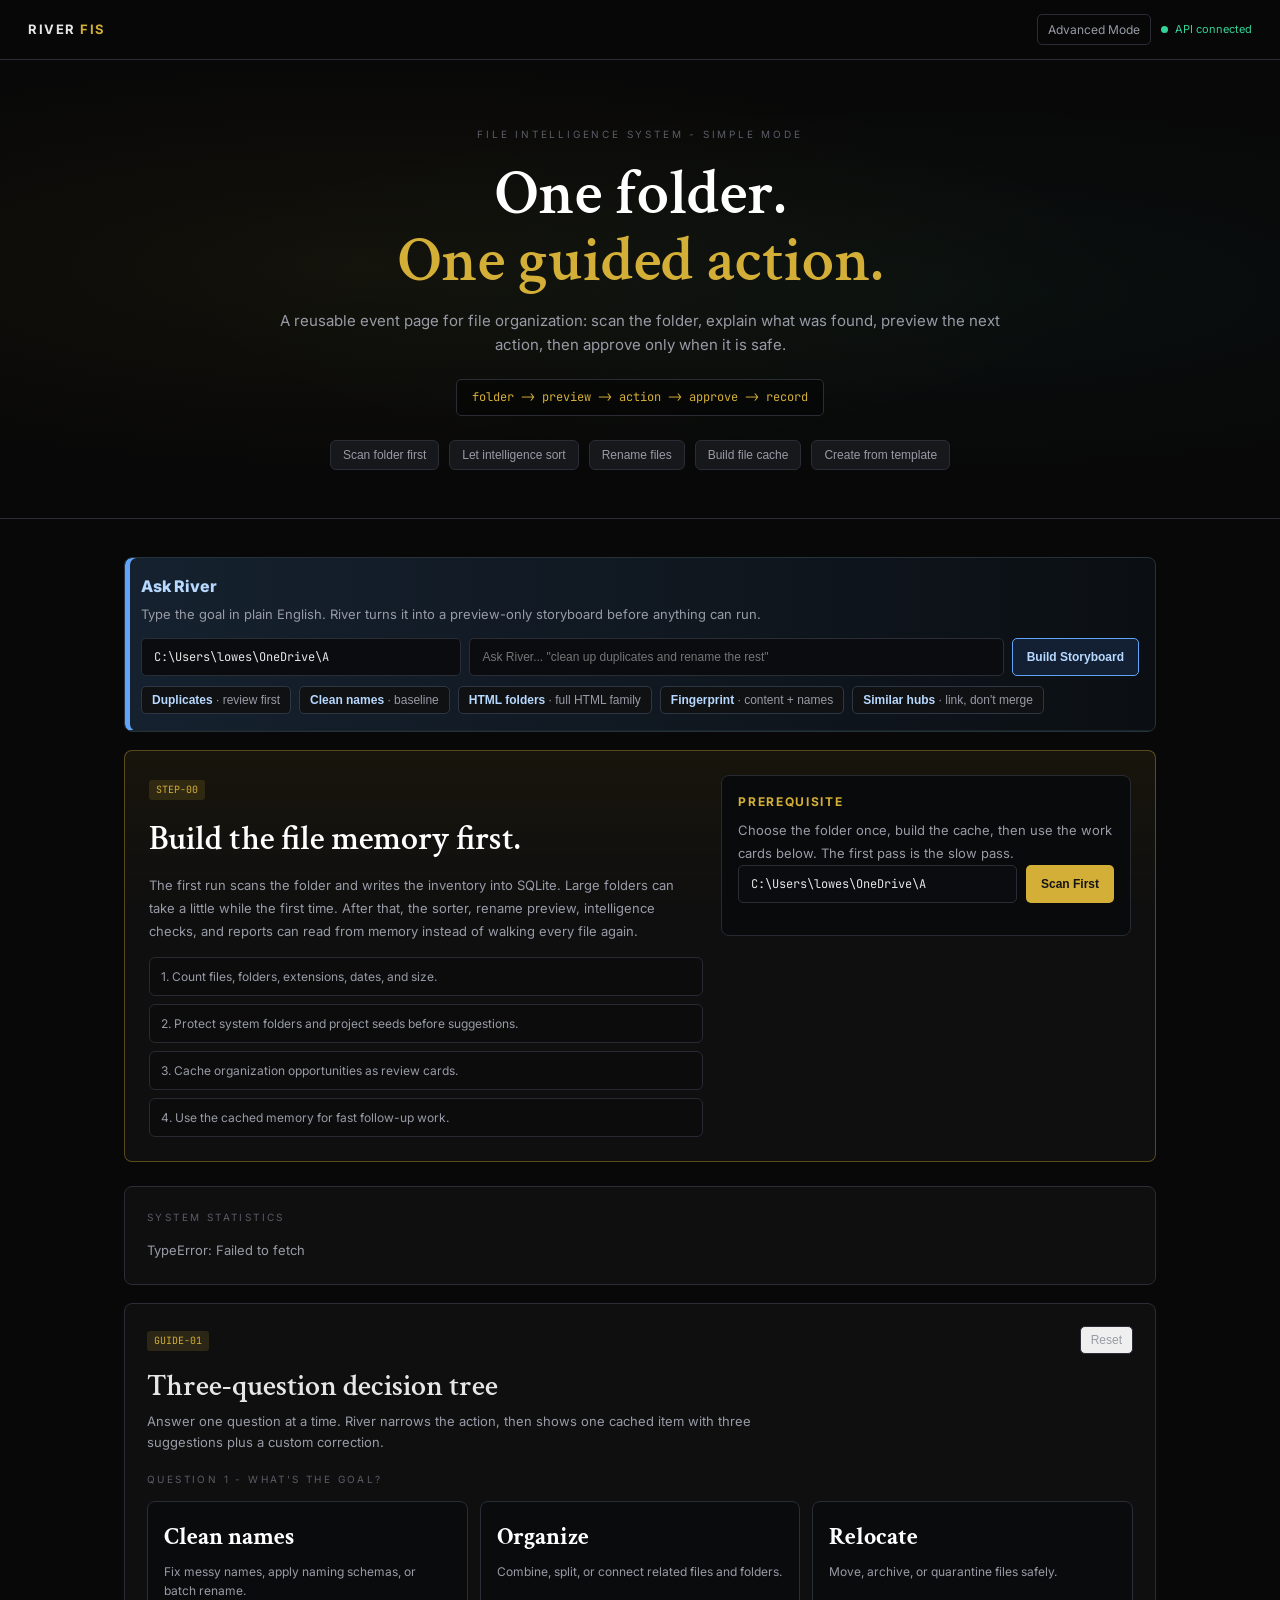
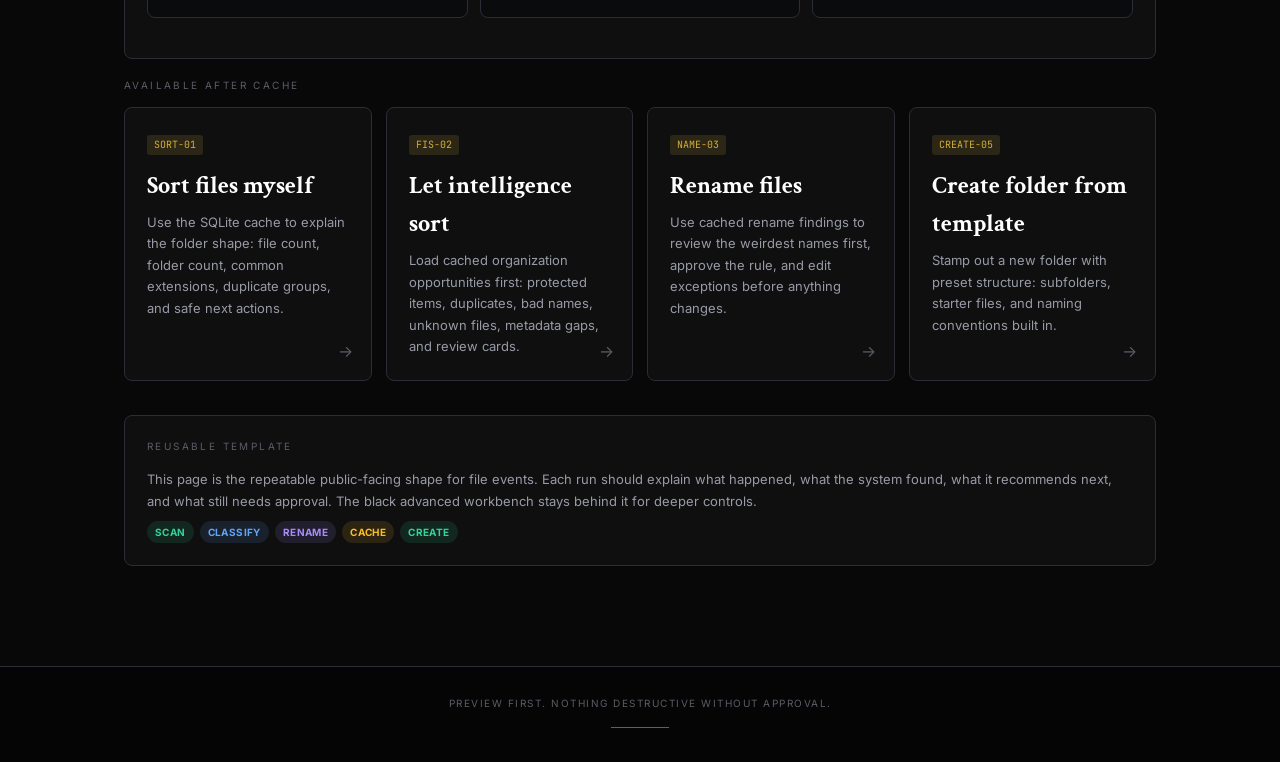
<file: simple.html>
<!DOCTYPE html>
<html lang="en">
<head>
<meta charset="UTF-8">
<meta name="viewport" content="width=device-width, initial-scale=1.0">
<title>River - File Intelligence System</title>
<meta name="description" content="Guided file organization with preview-first safety.">
<link rel="preconnect" href="https://fonts.googleapis.com">
<link rel="preconnect" href="https://fonts.gstatic.com" crossorigin>
<link href="https://fonts.googleapis.com/css2?family=Crimson+Text:wght@400;600&family=Inter:wght@300;400;500;600;700&family=JetBrains+Mono:wght@400;500&display=swap" rel="stylesheet">
<style>
:root {
  --bg: #080808;
  --surface: #0f0f10;
  --surface2: #17181b;
  --surface3: #202229;
  --border: #2b2d36;
  --border-hover: #d4af37;
  --gold: #d4af37;
  --gold-dim: rgba(212,175,55,0.14);
  --text: #e6e6e6;
  --text-dim: #989ba6;
  --text-muted: #5b5d66;
  --green: #34d399;
  --blue: #60a5fa;
  --purple: #a78bfa;
  --amber: #fbbf24;
  --red: #f87171;
  --teal: #2dd4bf;
}
* { box-sizing: border-box; margin: 0; padding: 0; }
body {
  font-family: Inter, system-ui, sans-serif;
  background: var(--bg);
  color: var(--text);
  min-height: 100vh;
  line-height: 1.6;
}
.serif { font-family: "Crimson Text", serif; }
.mono { font-family: "JetBrains Mono", monospace; }
.topbar {
  display: flex;
  justify-content: space-between;
  align-items: center;
  gap: 18px;
  padding: 14px 28px;
  border-bottom: 1px solid var(--border);
  background: rgba(8,8,8,0.92);
  position: sticky;
  top: 0;
  z-index: 10;
}
.brand { font-size: 13px; font-weight: 700; letter-spacing: 0.12em; }
.brand span { color: var(--gold); }
.topnav { display: flex; align-items: center; gap: 10px; flex-wrap: wrap; }
.status { color: var(--green); font-size: 11px; }
.status::before {
  content: "";
  width: 7px;
  height: 7px;
  display: inline-block;
  border-radius: 50%;
  background: var(--green);
  margin-right: 7px;
}
.mode-link {
  color: var(--text-dim);
  text-decoration: none;
  border: 1px solid var(--border);
  border-radius: 5px;
  padding: 5px 10px;
  font-size: 12px;
}
.mode-link:hover { color: var(--gold); border-color: var(--gold); }
.hero {
  position: relative;
  overflow: hidden;
  text-align: center;
  padding: 66px 24px 48px;
  border-bottom: 1px solid var(--border);
}
.hero::before {
  content: "";
  position: absolute;
  inset: 0;
  background:
    radial-gradient(ellipse at 28% 45%, rgba(212,175,55,0.055) 0%, transparent 58%),
    radial-gradient(ellipse at 72% 50%, rgba(45,212,191,0.04) 0%, transparent 58%);
  pointer-events: none;
}
.hero > * { position: relative; }
.hero-label {
  color: var(--text-muted);
  font-size: 10px;
  letter-spacing: 0.28em;
  text-transform: uppercase;
  margin-bottom: 18px;
}
.hero h1 {
  font-family: "Crimson Text", serif;
  font-size: clamp(2.35rem, 5vw, 4rem);
  line-height: 1.05;
  font-weight: 600;
  color: white;
  margin-bottom: 14px;
}
.hero h1 span { color: var(--gold); }
.hero-sub {
  max-width: 720px;
  margin: 0 auto 22px;
  color: var(--text-dim);
  font-size: 15px;
}
.flow-pill {
  display: inline-block;
  color: var(--gold);
  background: rgba(0,0,0,0.42);
  border: 1px solid var(--border);
  border-radius: 5px;
  padding: 8px 15px;
  font-size: 12px;
}
.quick-links {
  display: flex;
  justify-content: center;
  gap: 10px;
  flex-wrap: wrap;
  margin-top: 24px;
}
.quick-link {
  border: 1px solid var(--border);
  background: var(--surface2);
  border-radius: 6px;
  padding: 7px 12px;
  color: var(--text-dim);
  text-decoration: none;
  font-size: 12px;
  cursor: pointer;
}
.quick-link:hover { border-color: var(--gold); color: var(--gold); }
.main {
  max-width: 1080px;
  margin: 0 auto;
  padding: 38px 24px 82px;
}
.ask-river {
  margin-bottom: 18px;
  background: #0b0f13;
  border: 1px solid #26323a;
  border-radius: 8px;
  overflow: hidden;
  box-shadow: inset 5px 0 0 var(--blue);
}
.ask-river-head {
  padding: 16px;
  background: linear-gradient(90deg, rgba(96,165,250,0.12), rgba(0,0,0,0));
  border-bottom: 1px solid #1a2329;
}
.ask-river-title {
  color: #b7d8ff;
  font-weight: 800;
  margin-bottom: 4px;
}
.ask-river-grid {
  display: grid;
  grid-template-columns: minmax(180px, 0.9fr) minmax(260px, 1.5fr) auto;
  gap: 8px;
  margin-top: 12px;
}
.ask-chip-row, .story-row {
  display: flex;
  gap: 8px;
  flex-wrap: wrap;
  margin-top: 10px;
}
.ask-chip {
  border: 1px solid #2d3744;
  background: #101113;
  color: var(--text-dim);
  border-radius: 5px;
  padding: 6px 10px;
  cursor: pointer;
  font-size: 12px;
}
.ask-chip strong { color: #b7d8ff; }
.story-panel {
  padding: 14px 16px 16px;
}
.story-card {
  min-width: 160px;
  flex: 1;
  background: #111418;
  border: 1px solid #2c3b4a;
  border-radius: 6px;
  padding: 10px;
}
.story-card strong {
  color: #b7d8ff;
  display: block;
  margin-bottom: 4px;
}
.story-arrow {
  color: var(--text-muted);
  display: flex;
  align-items: center;
  font-weight: 800;
}
.section-label {
  color: var(--text-muted);
  font-size: 10px;
  letter-spacing: 0.24em;
  text-transform: uppercase;
  margin-bottom: 14px;
}
.workflow-grid {
  display: grid;
  grid-template-columns: repeat(auto-fit, minmax(235px, 1fr));
  gap: 14px;
  margin-bottom: 34px;
}
.workflow-card {
  background: var(--surface);
  border: 1px solid var(--border);
  border-radius: 8px;
  padding: 22px;
  cursor: pointer;
  transition: border-color 0.2s, transform 0.18s, box-shadow 0.2s;
  position: relative;
  min-height: 178px;
}
.workflow-card:hover {
  transform: translateY(-2px);
  border-color: var(--gold);
  box-shadow: 0 8px 24px rgba(212,175,55,0.08);
}
.card-code {
  color: var(--gold);
  background: var(--gold-dim);
  border-radius: 3px;
  display: inline-block;
  padding: 2px 7px;
  font-size: 10px;
  margin-bottom: 12px;
}
.workflow-card h3 {
  font-family: "Crimson Text", serif;
  font-size: 24px;
  color: white;
  margin-bottom: 7px;
}
.workflow-card p {
  color: var(--text-dim);
  font-size: 13px;
  line-height: 1.65;
}
.workflow-card .arrow {
  position: absolute;
  right: 18px;
  bottom: 15px;
  color: var(--text-muted);
}
.preflight-panel {
  background: linear-gradient(180deg, rgba(212,175,55,0.08), rgba(15,15,16,1) 42%);
  border: 1px solid rgba(212,175,55,0.36);
  border-radius: 8px;
  padding: 24px;
  margin-bottom: 24px;
}
.preflight-grid {
  display: grid;
  grid-template-columns: 1.15fr 0.85fr;
  gap: 18px;
  align-items: start;
}
.preflight-panel h2 {
  font-family: "Crimson Text", serif;
  font-size: 34px;
  font-weight: 600;
  color: white;
  margin-bottom: 8px;
}
.preflight-list {
  display: grid;
  gap: 8px;
  margin-top: 14px;
}
.preflight-list div {
  border: 1px solid #272a32;
  background: rgba(0,0,0,0.22);
  border-radius: 6px;
  padding: 9px 11px;
  color: var(--text-dim);
  font-size: 12px;
}
.preflight-status {
  border: 1px solid #272a32;
  border-radius: 8px;
  background: #090a0c;
  padding: 16px;
}
.preflight-status strong {
  display: block;
  color: var(--gold);
  font-size: 12px;
  letter-spacing: 0.14em;
  text-transform: uppercase;
  margin-bottom: 8px;
}
.panel {
  background: var(--surface);
  border: 1px solid var(--border);
  border-radius: 8px;
  padding: 22px;
  margin-bottom: 18px;
}
.panel-head {
  display: flex;
  justify-content: space-between;
  gap: 16px;
  align-items: flex-start;
  margin-bottom: 18px;
}
.panel h2 {
  font-family: "Crimson Text", serif;
  font-size: 30px;
  font-weight: 600;
}
.panel-desc { color: var(--text-dim); font-size: 13px; max-width: 650px; }
.back {
  color: var(--text-dim);
  cursor: pointer;
  font-size: 12px;
  border: 1px solid var(--border);
  border-radius: 5px;
  padding: 6px 10px;
  white-space: nowrap;
}
.back:hover { color: var(--gold); border-color: var(--gold); }
.folder-row {
  display: flex;
  gap: 9px;
  margin-bottom: 16px;
}
.input {
  flex: 1;
  min-width: 180px;
  background: #0b0c0f;
  color: var(--text);
  border: 1px solid var(--border);
  border-radius: 5px;
  padding: 10px 12px;
  font-size: 12px;
}
.input:focus { outline: none; border-color: var(--gold); }
.btn {
  border: 1px solid transparent;
  border-radius: 5px;
  padding: 10px 14px;
  cursor: pointer;
  font-weight: 700;
  font-size: 12px;
  white-space: nowrap;
}
.btn:disabled { opacity: 0.45; cursor: wait; }
.btn-gold { background: var(--gold); color: #141414; }
.btn-blue { background: #132033; border-color: var(--blue); color: #b7d8ff; }
.btn-ghost { background: transparent; border-color: var(--border); color: var(--text-dim); }
.btn-ghost:hover { border-color: var(--gold); color: var(--gold); }
.metric-grid {
  display: grid;
  grid-template-columns: repeat(auto-fit, minmax(140px, 1fr));
  gap: 10px;
  margin: 16px 0;
}
.metric {
  background: #0a0b0d;
  border: 1px solid #20222a;
  border-radius: 6px;
  padding: 13px;
}
.metric strong { display: block; font-size: 24px; color: white; }
.metric span { color: var(--text-muted); font-size: 11px; }
.stats-split {
  display: grid;
  grid-template-columns: repeat(auto-fit, minmax(250px, 1fr));
  gap: 12px;
}
.choice-grid {
  display: grid;
  grid-template-columns: repeat(auto-fit, minmax(210px, 1fr));
  gap: 12px;
  margin: 14px 0 18px;
}
.choice-card {
  border: 1px solid var(--border);
  background: #0a0b0d;
  border-radius: 8px;
  padding: 16px;
  cursor: pointer;
}
.choice-card:hover,
.choice-card.selected {
  border-color: var(--gold);
  background: rgba(212,175,55,0.08);
  box-shadow: 0 8px 24px rgba(212,175,55,0.12);
}
.choice-card.selected { border-width: 2px; }
.choice-card h3 {
  font-family: "Crimson Text", serif;
  color: white;
  font-size: 24px;
  margin-bottom: 6px;
}
.choice-card p { color: var(--text-dim); font-size: 12px; }
.review-item {
  border: 1px solid rgba(96,165,250,0.24);
  background: rgba(96,165,250,0.06);
  border-radius: 8px;
  padding: 16px;
  margin: 14px 0;
}
.current-item {
  border: 1px solid rgba(212,175,55,0.42);
  background: rgba(212,175,55,0.08);
  border-radius: 8px;
  padding: 15px;
  margin: 14px 0;
}
.current-item h4 {
  color: white;
  font-family: "Crimson Text", serif;
  font-size: 25px;
  margin-bottom: 6px;
}
.current-item .path {
  color: var(--text-muted);
  display: block;
  margin-top: 8px;
  overflow-wrap: anywhere;
}
.before-after {
  display: grid;
  grid-template-columns: repeat(auto-fit, minmax(220px, 1fr));
  gap: 10px;
  margin-top: 12px;
}
.before-after div {
  border: 1px solid #252832;
  background: rgba(0,0,0,0.25);
  border-radius: 6px;
  padding: 10px;
}
.before-after span {
  display: block;
  color: var(--text-muted);
  font-size: 10px;
  letter-spacing: 0.12em;
  text-transform: uppercase;
  margin-bottom: 5px;
}
.before-after strong {
  color: white;
  overflow-wrap: anywhere;
}
.suggestion-list {
  display: grid;
  gap: 9px;
  margin-top: 12px;
}
.suggestion-card {
  border: 1px solid #252832;
  background: #08090b;
  border-radius: 7px;
  padding: 12px;
  cursor: pointer;
}
.suggestion-card.recommended { border-color: var(--gold); }
.suggestion-card:hover { border-color: var(--blue); }
.suggestion-card strong { color: white; }
.custom-row {
  display: flex;
  gap: 9px;
  margin-top: 10px;
}
.result-card {
  background: #0a0b0d;
  border: 1px solid #20222a;
  border-radius: 8px;
  padding: 16px;
  margin-top: 12px;
}
.result-title {
  display: flex;
  justify-content: space-between;
  gap: 12px;
  align-items: center;
  margin-bottom: 10px;
}
.result-title h3 {
  font-family: "Crimson Text", serif;
  color: white;
  font-size: 23px;
}
.tag-row { display: flex; flex-wrap: wrap; gap: 6px; margin-top: 8px; }
.tag {
  border-radius: 999px;
  padding: 3px 8px;
  font-size: 10px;
  font-weight: 700;
  letter-spacing: 0.04em;
  text-transform: uppercase;
}
.tag-green { background: rgba(52,211,153,0.12); color: var(--green); }
.tag-blue { background: rgba(96,165,250,0.12); color: var(--blue); }
.tag-purple { background: rgba(167,139,250,0.12); color: var(--purple); }
.tag-amber { background: rgba(251,191,36,0.12); color: var(--amber); }
.tag-red { background: rgba(248,113,113,0.12); color: var(--red); }
.table {
  width: 100%;
  border-collapse: collapse;
  margin-top: 12px;
  font-size: 12px;
}
.table th, .table td {
  text-align: left;
  border-bottom: 1px solid #1c1e25;
  padding: 8px 7px;
  color: var(--text-dim);
}
.table th { color: var(--text-muted); font-size: 10px; letter-spacing: 0.12em; text-transform: uppercase; }
.table td.clean { color: var(--green); }
.approval-toolbar {
  display: flex;
  align-items: center;
  justify-content: space-between;
  flex-wrap: wrap;
  gap: 10px;
  border: 1px solid var(--border);
  border-radius: 8px;
  background: rgba(255,255,255,0.025);
  padding: 10px;
  margin-top: 14px;
}
.approval-tools { display: flex; flex-wrap: wrap; align-items: center; gap: 8px; }
.schema-select {
  background: var(--surface2);
  color: var(--text);
  border: 1px solid var(--border);
  border-radius: 6px;
  padding: 8px 10px;
}
.sample-group {
  border: 1px solid var(--border);
  border-radius: 8px;
  overflow: hidden;
  margin-top: 14px;
}
.sample-heading {
  display: flex;
  justify-content: space-between;
  gap: 12px;
  align-items: center;
  padding: 10px 12px;
  background: var(--surface2);
  border-bottom: 1px solid var(--border);
}
.sample-heading h4 {
  color: white;
  font-size: 13px;
  font-weight: 700;
}
.approval-row {
  display: grid;
  grid-template-columns: 34px minmax(210px, 0.9fr) minmax(360px, 1.35fr) 126px;
  gap: 12px;
  align-items: center;
  padding: 12px;
  border-bottom: 1px solid #1c1e25;
}
.approval-row:last-child { border-bottom: 0; }
.approval-row.warning { background: rgba(251,191,36,0.045); }
.approval-check {
  width: 18px;
  height: 18px;
  accent-color: var(--gold);
}
.rename-name {
  color: var(--text);
  font-size: 12px;
  overflow-wrap: anywhere;
}
.rename-path {
  color: var(--text-muted);
  font-size: 10px;
  margin-top: 2px;
  overflow-wrap: anywhere;
}
.rename-input {
  width: 100%;
  min-height: 34px;
  background: #08090b;
  border: 1px solid var(--border);
  border-radius: 6px;
  color: var(--green);
  padding: 7px 9px;
}
.rename-input:focus {
  outline: none;
  border-color: var(--gold);
}
.suggestion-strip {
  display: grid;
  grid-template-columns: repeat(3, minmax(0, 1fr));
  gap: 7px;
  margin-top: 8px;
}
.suggestion-mini {
  border: 1px solid var(--border);
  background: rgba(255,255,255,0.025);
  border-radius: 6px;
  color: var(--text-dim);
  padding: 7px;
  text-align: left;
  cursor: pointer;
  min-height: 54px;
}
.suggestion-mini:hover {
  border-color: var(--gold);
  color: var(--text);
}
.suggestion-mini strong {
  display: block;
  color: var(--gold);
  font-size: 9px;
  letter-spacing: 0.12em;
  text-transform: uppercase;
  margin-bottom: 3px;
}
.suggestion-mini span {
  display: block;
  overflow-wrap: anywhere;
  font-family: "JetBrains Mono", monospace;
  font-size: 10px;
  line-height: 1.35;
}
.trust-panel {
  display: grid;
  grid-template-columns: repeat(3, minmax(0, 1fr));
  gap: 10px;
  margin-top: 14px;
}
.trust-card {
  border: 1px solid var(--border);
  border-radius: 8px;
  padding: 12px;
  background: rgba(255,255,255,0.025);
}
.trust-card strong {
  display: block;
  color: white;
  font-size: 13px;
  margin-bottom: 4px;
}
.trust-card span {
  color: var(--text-dim);
  font-size: 12px;
}
.approve-count {
  color: var(--gold);
  font-weight: 700;
}
.approval-empty {
  padding: 18px;
  color: var(--text-dim);
}
.explain {
  color: var(--text-dim);
  font-size: 13px;
  line-height: 1.75;
}
.notice {
  margin-top: 14px;
  padding: 12px;
  border-radius: 6px;
  border: 1px solid var(--border);
  color: var(--text-dim);
  background: rgba(0,0,0,0.28);
  font-size: 12px;
}
.actions { display: flex; flex-wrap: wrap; gap: 8px; margin-top: 14px; }
.footer {
  border-top: 1px solid var(--border);
  background: #050505;
  padding: 28px 24px 34px;
  text-align: center;
  color: var(--text-muted);
  font-size: 10px;
  letter-spacing: 0.15em;
  text-transform: uppercase;
}
.footer::after {
  content: "";
  display: block;
  width: 58px;
  height: 1px;
  margin: 16px auto 0;
  background: var(--gold);
  opacity: 0.55;
}
@media (max-width: 640px) {
  .topbar, .panel-head, .folder-row { flex-direction: column; align-items: stretch; }
  .preflight-grid { grid-template-columns: 1fr; }
  .approval-row { grid-template-columns: 28px 1fr; }
  .approval-row > :nth-child(3), .approval-row > :nth-child(4) { grid-column: 2; }
  .suggestion-strip, .trust-panel { grid-template-columns: 1fr; }
  .hero { padding-top: 42px; }
  .main { padding: 28px 16px 42px; }
}
</style>
</head>
<body>
<div class="topbar">
  <div class="brand">RIVER <span>FIS</span></div>
  <div class="topnav">
    <a class="mode-link" href="/">Advanced Mode</a>
    <span class="status">API connected</span>
  </div>
</div>

<section class="hero">
  <div class="hero-label">File Intelligence System - Simple Mode</div>
  <h1>One folder.<br><span>One guided action.</span></h1>
  <p class="hero-sub">A reusable event page for file organization: scan the folder, explain what was found, preview the next action, then approve only when it is safe.</p>
  <div class="flow-pill mono">folder -> preview -> action -> approve -> record</div>
  <div class="quick-links">
    <button class="quick-link" id="heroScanBtn">Scan folder first</button>
    <button class="quick-link" data-flow="intel">Let intelligence sort</button>
    <button class="quick-link" data-flow="rename">Rename files</button>
    <button class="quick-link" data-flow="cache">Build file cache</button>
    <button class="quick-link" data-flow="create">Create from template</button>
  </div>
</section>

<main class="main">
  <div id="app"></div>
</main>

<footer class="footer">Preview first. Nothing destructive without approval.</footer>

<script>
const API = "http://127.0.0.1:61845";
const DEFAULT_PATH = "C:\\Users\\lowes\\OneDrive\\A";
let state = {
  flow: null,
  path: DEFAULT_PATH,
  busy: false,
  result: null,
  message: "",
  stats: null,
  rename: { schema: "baseline", seed: 0 },
  decision: { goal: null, action: null, items: [], index: 0, saved: 0, custom: "" },
  intel: { step: 0, decisions: {} },
  intent: { query: "", plan: null }
};

const flows = {
  sort: {
    code: "SORT-01",
    title: "Sort files myself",
    desc: "Use the SQLite cache to explain the folder shape: file count, folder count, common extensions, duplicate groups, and safe next actions.",
    route: path => `${API}/api/cache/summary?root=${encodeURIComponent(path)}`,
    button: "Load Cached Preview",
    tag: "Manual"
  },
  intel: {
    code: "FIS-02",
    title: "Let intelligence sort",
    desc: "Load cached organization opportunities first: protected items, duplicates, bad names, unknown files, metadata gaps, and review cards.",
    route: path => `${API}/api/findings?root=${encodeURIComponent(path)}&min_weight=3`,
    button: "Start Intelligence Walkthrough",
    tag: "Cache"
  },
  rename: {
    code: "NAME-03",
    title: "Rename files",
    desc: "Use cached rename findings to review the weirdest names first, approve the rule, and edit exceptions before anything changes.",
    route: path => `${API}/api/cache/rename-sample?root=${encodeURIComponent(path)}&schema=${encodeURIComponent(state.rename.schema)}&seed=${encodeURIComponent(state.rename.seed)}`,
    button: "Load Rename Review",
    tag: "Rename"
  },
  cache: {
    code: "CACHE-04",
    title: "Build file cache",
    desc: "Scan folder inventory into the shared FIS database so the dashboard can load folder knowledge quickly.",
    route: path => `${API}/api/cache/scan?path=${encodeURIComponent(path)}&recursive=true&follow_links=true&max=250000`,
    button: "Scan Into Cache",
    tag: "SQLite"
  },
  create: {
    code: "CREATE-05",
    title: "Create folder from template",
    desc: "Stamp out a new folder with preset structure: subfolders, starter files, and naming conventions built in.",
    route: null,
    button: "Create Folder",
    tag: "Template"
  }
};

const decisionGoals = {
  clean: {
    title: "Clean names",
    desc: "Fix messy names, apply naming schemas, or batch rename.",
    actions: {
      baseline: { title: "Baseline", desc: "lowercase + hyphens" },
      date_schema: { title: "Date schema", desc: "YYYY-MM-DD prefix" },
      domain_schema: { title: "Domain schema", desc: "domain__topic__type" }
    }
  },
  organize: {
    title: "Organize",
    desc: "Combine, split, or connect related files and folders.",
    actions: {
      combine: { title: "Combine", desc: "merge related folders" },
      separate: { title: "Separate", desc: "split by type, domain, or date" },
      hub: { title: "Link / Hub", desc: "connect without moving" }
    }
  },
  relocate: {
    title: "Relocate",
    desc: "Move, archive, or quarantine files safely.",
    actions: {
      move: { title: "Move", desc: "put it where it belongs" },
      archive: { title: "Archive", desc: "remove from active but preserve" },
      delete_later: { title: "Delete Later", desc: "quarantine with review" }
    }
  }
};

function esc(value) {
  return String(value ?? "").replace(/[&<>"']/g, ch => ({
    "&": "&amp;", "<": "&lt;", ">": "&gt;", '"': "&quot;", "'": "&#39;"
  }[ch]));
}

function fmtInt(value) {
  const num = Number(value || 0);
  return Number.isFinite(num) ? num.toLocaleString() : "0";
}

function fmtBytes(value) {
  const bytes = Number(value || 0);
  if (!Number.isFinite(bytes) || bytes <= 0) return "0 B";
  const units = ["B", "KB", "MB", "GB", "TB"];
  let size = bytes;
  let index = 0;
  while (size >= 1024 && index < units.length - 1) {
    size /= 1024;
    index += 1;
  }
  return `${size.toFixed(size >= 10 || index === 0 ? 0 : 1)} ${units[index]}`;
}

function setFlow(flow) {
  state = { ...state, flow, result: null, message: "" };
  render();
}

function goHome() {
  state = { ...state, flow: null, result: null, message: "" };
  render();
}

async function runFlow() {
  const spec = flows[state.flow];
  if (!spec || !state.path.trim()) return;
  state = { ...state, busy: true, result: null, message: "Working..." };
  render();
  try {
    let data;
    if (state.flow === "create") {
      const res = await fetch(API + "/api/create/folder", {
        method: "POST",
        headers: {"Content-Type": "application/json"},
        body: JSON.stringify({
          parent: state.path,
          name: state.createName || "my-new-folder",
          template: state.createTemplate || "station"
        })
      });
      data = await res.json();
    } else {
      const res = await fetch(spec.route(state.path));
      data = await res.json();
    }
    state = { ...state, busy: false, result: data, message: data.error ? data.error : "Preview ready." };
  } catch (err) {
    state = { ...state, busy: false, result: { error: String(err) }, message: "Could not reach the local API." };
  }
  render();
}

async function runPreflightScan() {
  if (!state.path.trim()) return;
  state = { ...state, flow: null, busy: true, result: null, message: "Building file memory..." };
  render();
  try {
    const res = await fetch(flows.cache.route(state.path));
    const data = await res.json();
    state = {
      ...state,
      busy: false,
      result: data,
      message: data.error ? data.error : "File memory is ready. Starting River classification in the background..."
    };
    if (!data.error) runBackgroundNlpClassify();
  } catch (err) {
    state = { ...state, busy: false, result: { error: String(err) }, message: "Could not reach the local API." };
  }
  render();
}

async function runBackgroundNlpClassify() {
  try {
    const res = await fetch(`${API}/api/cache/classify?root=${encodeURIComponent(state.path)}&limit=300&only_unclassified=true&nlp=true`);
    const data = await res.json();
    if (data.error) {
      state = { ...state, message: `File memory is ready. River classification needs review: ${data.error}` };
    } else {
      state = { ...state, message: `File memory is ready. River classified ${fmtInt(data.total || 0)} cached files for review.` };
    }
  } catch (err) {
    state = { ...state, message: "File memory is ready. River classification can run from Intelligence when the API is free." };
  }
  render();
}

async function loadStats() {
  try {
    const res = await fetch(`${API}/api/cache/status`);
    const data = await res.json();
    state = { ...state, stats: data };
    render();
  } catch (err) {
    state = { ...state, stats: { error: String(err) } };
    render();
  }
}

function resetDecision() {
  state = {
    ...state,
    decision: { goal: null, action: null, items: [], index: 0, saved: 0, custom: "" },
    message: ""
  };
  render();
}

function selectDecisionGoal(goal) {
  state = {
    ...state,
    decision: { ...state.decision, goal, action: null, items: [], index: 0, custom: "" },
    message: ""
  };
  render();
}

async function askRiver(queryOverride = "") {
  const input = document.getElementById("askRiverInput");
  const query = (queryOverride || input?.value || state.intent.query || "").trim();
  if (!query) {
    state = { ...state, message: "Tell River what you want to do first." };
    render();
    return;
  }
  state = { ...state, busy: true, intent: { ...state.intent, query }, message: "River is building a preview storyboard..." };
  render();
  try {
    const res = await fetch(`${API}/api/intent`, {
      method: "POST",
      headers: { "Content-Type": "application/json" },
      body: JSON.stringify({ path: state.path, query })
    });
    const plan = await res.json();
    state = { ...state, busy: false, intent: { query, plan }, message: "Storyboard ready. Nothing has changed." };
  } catch (err) {
    state = { ...state, busy: false, message: "River could not build that storyboard yet." };
  }
  render();
}

function askRiverHtml() {
  const plan = state.intent.plan;
  const chips = [
    ["Duplicates", "find duplicate files and send them to review", "review first"],
    ["Clean names", "rename messy files to baseline slug", "baseline"],
    ["HTML folders", "find folders that are mostly HTML pages", "full HTML family"],
    ["Fingerprint", "fingerprint similar Logos papers and naming patterns", "content + names"],
    ["Similar hubs", "find scattered similar folders and create a hub", "link, don't merge"],
  ];
  return `
    <section class="ask-river">
      <div class="ask-river-head">
        <div class="ask-river-title">Ask River</div>
        <p class="explain">Type the goal in plain English. River turns it into a preview-only storyboard before anything can run.</p>
        <div class="ask-river-grid">
          <input class="input mono" id="askPathInput" value="${esc(state.path)}">
          <input class="input" id="askRiverInput" value="${esc(state.intent.query || "")}" placeholder='Ask River... "clean up duplicates and rename the rest"'>
          <button class="btn btn-blue" id="askRiverBtn" ${state.busy ? "disabled" : ""}>${state.busy ? "Thinking..." : "Build Storyboard"}</button>
        </div>
        <div class="ask-chip-row">
          ${chips.map(([label, query, hint]) => `<button class="ask-chip" data-ask="${esc(query)}"><strong>${label}</strong> · ${hint}</button>`).join("")}
        </div>
      </div>
      ${plan ? `
        <div class="story-panel">
          <div class="result-title"><h3>Storyboard preview</h3><span class="tag tag-blue">${Math.round((plan.confidence || 0) * 100)}% fit</span></div>
          <p class="explain">${esc(plan.safety || "Preview only.")}</p>
          <div class="story-row">
            ${(plan.blocks || []).map((b, i) => `
              ${i ? `<span class="story-arrow">-&gt;</span>` : ""}
              <div class="story-card">
                <strong>${esc(b.title)}</strong>
                <p class="explain">${esc(b.purpose)}</p>
              </div>
            `).join("")}
          </div>
          <div class="tag-row" style="margin-top:12px">
            <a class="btn btn-ghost" href="/">Edit in Advanced</a>
            <span class="tag tag-green">no file changes</span>
          </div>
        </div>
      ` : ""}
    </section>
  `;
}

async function selectDecisionAction(action) {
  const decision = { ...state.decision, action, items: [], index: 0, custom: "" };
  state = { ...state, decision, busy: true, message: "Loading cached review cards..." };
  render();
  try {
    const items = await loadDecisionItems(decision.goal, action);
    state = {
      ...state,
      busy: false,
      decision: { ...decision, items },
      message: items.length ? "Review cards loaded from SQLite." : "No cached cards found for that action yet."
    };
  } catch (err) {
    state = { ...state, busy: false, message: "Could not load cached review cards." };
  }
  render();
}

async function loadDecisionItems(goal, action) {
  if (goal === "clean") {
    const res = await fetch(`${API}/api/cache/rename-plan?root=${encodeURIComponent(state.path)}&limit=50`);
    const data = await res.json();
    return (data.operations || []).map(op => ({
      kind: "rename",
      path: op.filepath,
      filename: op.filename,
      evidence: `Current name: ${op.filename}`,
      weight: op.status === "collision" ? 8 : 7,
      base: op.baseline,
      status: op.status
    }));
  }
  const res = await fetch(`${API}/api/cache/findings?root=${encodeURIComponent(state.path)}&limit=80`);
  const data = await res.json();
  const actionTypes = {
    combine: ["tiny_folder", "similar_folder_names", "single_theme_cluster"],
    separate: ["archive_export_residue", "mixed_purpose_folder", "unknown_file", "bad_folder_name"],
    hub: ["single_theme_cluster", "project_seed"],
    move: ["wrong_location_file", "orphan_file", "unknown_file"],
    archive: ["archive_export_residue", "old_inactive_folder", "large_space_user"],
    delete_later: ["empty_folder", "duplicate_filename_size"]
  };
  const allowed = actionTypes[action] || [];
  return (data.findings || [])
    .filter(f => !allowed.length || allowed.includes(f.finding_type))
    .map(f => ({
      kind: "finding",
      finding_type: f.finding_type,
      path: f.path,
      filename: (f.path || "").split(/[\\/]/).pop(),
      evidence: f.evidence,
      title: f.title,
      weight: f.weight,
      suggested_action: f.suggested_action
    }));
}

function resetIntelWalkthrough() {
  state = { ...state, intel: { step: 0, decisions: {} }, message: "" };
  render();
}

async function decideIntelTier(action, tier) {
  const schemaEl = document.getElementById("intelSchema");
  const schema = schemaEl ? schemaEl.value : "baseline";
  const findings = (tier.findings || []).slice(0, action === "approve" ? 25 : 1);
  state = { ...state, busy: true, message: "Recording decision..." };
  render();
  try {
    for (const finding of findings) {
      await fetch(`${API}/api/findings/decide`, {
        method: "POST",
        headers: { "Content-Type": "application/json" },
        body: JSON.stringify({
          finding_id: finding.finding_id,
          action,
          schema,
          tier_weight: tier.weight,
          tier_title: tier.title
        })
      });
    }
    const key = String(tier.weight);
    const decisions = {
      ...state.intel.decisions,
      [key]: { action, schema, count: findings.length, title: tier.title }
    };
    state = {
      ...state,
      busy: false,
      intel: { ...state.intel, decisions, step: state.intel.step + 1 },
      message: `${actionLabel(action)} recorded for ${findings.length} item(s).`
    };
  } catch (err) {
    state = { ...state, busy: false, message: "Could not record that decision." };
  }
  render();
}

function actionLabel(action) {
  return {
    approve: "Approved",
    skip: "Skipped",
    disapprove: "Disapproved",
    defer: "Deferred",
    auto_approve: "Auto-approved"
  }[action] || action;
}

function decisionSuggestions(item) {
  const goal = state.decision.goal;
  const action = state.decision.action;
  if (!item) return [];
  if (goal === "clean") {
    const base = item.base || "clean-name";
    const stem = base.replace(/\.[^.]+$/, "");
    const ext = (base.match(/\.[^.]+$/) || [""])[0];
    return [
      { source: "Rules engine", value: base, confidence: 72 },
      { source: "River", value: action === "domain_schema" ? `brain_system__${stem.replaceAll("-", "_")}__v01${ext}` : base, confidence: 84, recommended: true },
      { source: "NLP", value: action === "date_schema" ? `2026-06-14-${base}` : `programming__${stem.replaceAll("-", "_")}__v01${ext}`, confidence: 68 }
    ];
  }
  const pathName = item.filename || "selected item";
  const actionText = {
    combine: "combine into reviewed theme folder",
    separate: "separate into clearer sub-buckets",
    hub: "create a hub link without moving files",
    move: "move to the best matching active folder",
    archive: "archive after review",
    delete_later: "send to delete-later quarantine"
  }[action] || "review";
  return [
    { source: "Rules engine", value: item.suggested_action || actionText, confidence: 70 },
    { source: "River", value: actionText, confidence: Math.min(92, 65 + Number(item.weight || 5) * 3), recommended: true },
    { source: "NLP", value: `review ${pathName} as ${item.finding_type || "organization item"}`, confidence: 64 }
  ];
}

async function chooseDecisionOption(choice, customValue = "") {
  const item = state.decision.items[state.decision.index];
  if (!item) return;
  const suggestions = decisionSuggestions(item);
  const selected = choice === "custom"
    ? { source: "Custom", value: customValue || state.decision.custom || "custom answer", confidence: 100 }
    : suggestions[choice];
  if (!selected) return;
  const recommended = suggestions.find(s => s.recommended) || suggestions[1] || suggestions[0];
  const decision = {
    filepath: item.kind === "rename" ? item.path : "",
    filename: item.filename || item.path || "review item",
    ext: item.path ? (item.path.match(/\.[^\\.\\/]+$/) || [""])[0] : "",
    proposed_domain: recommended.value,
    final_domain: selected.value,
    confidence: selected.confidence || 0,
    action: choice === "custom" ? "custom_correction" : "guided_choice",
    source: selected.source,
    keywords: [state.decision.goal, state.decision.action, item.kind, item.finding_type || item.status || ""].filter(Boolean),
    goal: state.decision.goal,
    selected_action: state.decision.action,
    shown_options: suggestions,
    river_recommendation: recommended.value,
    selected_option: selected.value,
    correction_weight: choice === "custom" ? 10 : 1
  };
  try {
    await fetch(`${API}/api/decide`, {
      method: "POST",
      headers: { "Content-Type": "application/json" },
      body: JSON.stringify({ decisions: [decision] })
    });
  } catch (err) {
    state = { ...state, message: "Decision could not be recorded." };
    render();
    return;
  }
  const nextIndex = state.decision.index + 1;
  state = {
    ...state,
    decision: { ...state.decision, index: nextIndex, saved: state.decision.saved + 1, custom: "" },
    message: "Decision recorded. River learned from that choice."
  };
  render();
}

function homeHtml() {
  const cacheReady = state.result && state.result.mode === "inventory" && !state.result.error;
  const findingCount = cacheReady ? (state.result.finding_count ?? 0) : null;
  return `
    ${askRiverHtml()}
    <section class="preflight-panel">
      <div class="preflight-grid">
        <div>
          <span class="card-code mono">STEP-00</span>
          <h2>Build the file memory first.</h2>
          <p class="explain">
        The first run scans the folder and writes the inventory into SQLite. Large folders can take a little while the first time. After that, the sorter,
        rename preview, intelligence checks, and reports can read from memory instead of walking every file again.
          </p>
          <div class="preflight-list">
            <div>1. Count files, folders, extensions, dates, and size.</div>
            <div>2. Protect system folders and project seeds before suggestions.</div>
            <div>3. Cache organization opportunities as review cards.</div>
            <div>4. Use the cached memory for fast follow-up work.</div>
          </div>
        </div>
        <div class="preflight-status">
          <strong>${cacheReady ? "Cache Ready" : "Prerequisite"}</strong>
          <p class="explain">
            ${cacheReady
            ? `This folder has been indexed. ${findingCount} organization finding card(s) are ready for review.`
              : "Choose the folder once, build the cache, then use the work cards below. The first pass is the slow pass."}
          </p>
          <div class="folder-row">
            <input class="input mono" id="homePathInput" value="${esc(state.path)}">
            <button class="btn btn-gold" id="homeScanBtn" ${state.busy ? "disabled" : ""}>${state.busy ? "Scanning..." : "Scan First"}</button>
          </div>
          ${state.message ? `<div class="notice">${esc(state.message)}</div>` : ""}
        </div>
      </div>
    </section>
    ${cacheReady ? cacheResult(state.result) : ""}
    ${statsHtml(state.stats)}
    ${decisionTreeHtml()}
    <div class="section-label">${cacheReady ? "Next Workflows" : "Available After Cache"}</div>
    <div class="workflow-grid">
      ${Object.entries(flows).filter(([key]) => key !== "cache").map(([key, flow]) => `
        <article class="workflow-card" data-flow="${key}">
          <span class="card-code mono">${flow.code}</span>
          <h3>${flow.title}</h3>
          <p>${flow.desc}</p>
          <span class="arrow">-&gt;</span>
        </article>
      `).join("")}
    </div>
    <section class="panel">
      <div class="section-label">Reusable Template</div>
      <p class="explain">
        This page is the repeatable public-facing shape for file events. Each run should explain what happened,
        what the system found, what it recommends next, and what still needs approval. The black advanced
        workbench stays behind it for deeper controls.
      </p>
      <div class="tag-row">
        <span class="tag tag-green">scan</span>
        <span class="tag tag-blue">classify</span>
        <span class="tag tag-purple">rename</span>
        <span class="tag tag-amber">cache</span>
        <span class="tag tag-green">create</span>
      </div>
    </section>
  `;
}

function decisionTreeHtml() {
  const d = state.decision;
  const goalSpec = d.goal ? decisionGoals[d.goal] : null;
  const actionSpec = goalSpec && d.action ? goalSpec.actions[d.action] : null;
  const item = d.items[d.index];
  return `
    <section class="panel">
      <div class="panel-head">
        <div>
          <span class="card-code mono">GUIDE-01</span>
          <h2>Three-question decision tree</h2>
          <p class="panel-desc">Answer one question at a time. River narrows the action, then shows one cached item with three suggestions plus a custom correction.</p>
        </div>
        <button class="back" id="resetDecisionBtn">Reset</button>
      </div>

      <div class="section-label">Question 1 - What's the goal?</div>
      <div class="choice-grid">
        ${Object.entries(decisionGoals).map(([key, goal]) => `
          <article class="choice-card ${d.goal === key ? "selected" : ""}" data-goal="${key}">
            <h3>${goal.title}</h3>
            <p>${goal.desc}</p>
          </article>
        `).join("")}
      </div>

      ${goalSpec ? `
        <div class="section-label">Question 2 - Which action?</div>
        <div class="choice-grid">
          ${Object.entries(goalSpec.actions).map(([key, action]) => `
            <article class="choice-card ${d.action === key ? "selected" : ""}" data-action="${key}">
              <h3>${action.title}</h3>
              <p>${action.desc}</p>
            </article>
          `).join("")}
        </div>
      ` : ""}

      ${actionSpec ? reviewCardHtml(item) : ""}
    </section>
  `;
}

function reviewCardHtml(item) {
  const d = state.decision;
  if (state.busy) {
    return `<div class="notice">Loading cached cards from SQLite...</div>`;
  }
  if (!d.items.length) {
    return `
      <div class="review-item">
        <div class="result-title"><h3>Question 3 - Pick for each item</h3><span class="tag tag-amber">waiting</span></div>
        <p class="explain">No cached cards are loaded for this lane yet. If the folder has not been scanned, run Scan First. If it has, this lane may not have matching findings yet.</p>
      </div>
    `;
  }
  if (!item) {
    return `
      <div class="review-item">
        <div class="result-title"><h3>Review complete</h3><span class="tag tag-green">recorded</span></div>
        <p class="explain">${fmtInt(d.saved)} decision(s) recorded. These choices become training data for River's preference engine.</p>
      </div>
    `;
  }
  const suggestions = decisionSuggestions(item);
  const riverPick = suggestions.find(s => s.recommended) || suggestions[1] || suggestions[0] || {};
  const currentLabel = item.kind === "rename" ? "Current name" : "Current item";
  const proposedLabel = item.kind === "rename" ? "River suggested name" : "River suggested action";
  return `
    <div class="review-item">
      <div class="result-title">
        <h3>Question 3 - Choose the best answer</h3>
        <span class="tag tag-blue">${fmtInt(d.index + 1)} of ${fmtInt(d.items.length)}</span>
      </div>
      <div class="current-item">
        <div class="section-label">Now Reviewing</div>
        <h4>${esc(item.title || item.filename || "Cached item")}</h4>
        <p class="explain">${esc(item.evidence || "")}</p>
        <div class="before-after">
          <div>
            <span>${currentLabel}</span>
            <strong>${esc(item.filename || item.path || "item")}</strong>
          </div>
          <div>
            <span>${proposedLabel}</span>
            <strong>${esc(riverPick.value || "review")}</strong>
          </div>
        </div>
        <span class="path mono">${esc(item.path || "")}</span>
      </div>
      <div class="section-label" style="margin-top:14px">River recommends option 2</div>
      <div class="suggestion-list">
        ${suggestions.map((s, i) => `
          <button class="suggestion-card ${s.recommended ? "recommended" : ""}" data-choice="${i}">
            <strong>${i + 1}. ${esc(s.source)} says:</strong> ${esc(s.value)}
            <span class="tag ${s.recommended ? "tag-amber" : "tag-blue"}">${esc(s.confidence)}%</span>
          </button>
        `).join("")}
      </div>
      <div class="custom-row">
        <input class="input mono" id="customDecisionInput" value="${esc(d.custom)}" placeholder="None of these - type the right answer">
        <button class="btn btn-ghost" id="customDecisionBtn">Use custom</button>
      </div>
      <div class="notice">Saved decisions in this session: ${fmtInt(d.saved)}. Custom corrections count more because they teach River what it missed.</div>
    </div>
  `;
}

function statsHtml(stats) {
  if (!stats) {
    return `
      <section class="panel">
        <div class="panel-head">
          <div>
            <span class="card-code mono">TOTALS</span>
            <h2>System statistics</h2>
            <p class="panel-desc">Combined cache totals appear here after the dashboard talks to SQLite.</p>
          </div>
          <button class="back" id="refreshStatsBtn">Refresh totals</button>
        </div>
      </section>
    `;
  }
  if (stats.error) {
    return `<section class="panel"><div class="section-label">System Statistics</div><p class="explain">${esc(stats.error)}</p></section>`;
  }
  const counts = stats.counts || {};
  const latestInventory = (stats.inventory_scans || [])[0];
  return `
    <section class="panel">
      <div class="panel-head">
        <div>
          <span class="card-code mono">TOTALS</span>
          <h2>System statistics</h2>
          <p class="panel-desc">This is the combined SQLite memory: scans, cached files, folders, findings, decisions, and actions across the system.</p>
        </div>
        <button class="back" id="refreshStatsBtn">Refresh totals</button>
      </div>
      <div class="metric-grid">
        <div class="metric"><strong>${fmtInt(counts.files)}</strong><span>Cached files</span></div>
        <div class="metric"><strong>${fmtInt(counts.folders)}</strong><span>Cached folders</span></div>
        <div class="metric"><strong>${fmtInt(counts.findings)}</strong><span>Finding cards</span></div>
        <div class="metric"><strong>${fmtBytes(counts.total_size)}</strong><span>Cached file size</span></div>
        <div class="metric"><strong>${fmtInt(counts.scan_runs)}</strong><span>Scan runs</span></div>
        <div class="metric"><strong>${fmtInt(counts.actions)}</strong><span>Logged actions</span></div>
      </div>
      ${latestInventory ? `
        <div class="notice">
          Latest inventory scan: <strong>${fmtInt(latestInventory.file_count)}</strong> files from
          <span class="mono">${esc(latestInventory.scan_path)}</span>
          <span class="tag ${latestInventory.status === "complete" ? "tag-green" : "tag-amber"}">${esc(latestInventory.status)}</span>
        </div>
      ` : ""}
      <div class="stats-split">
        <div class="notice">
          <div class="section-label">Top File Types</div>
          ${(stats.extensions || []).slice(0, 8).map(row => `<p>${esc(row.ext)} - ${fmtInt(row.count)}</p>`).join("")}
        </div>
        <div class="notice">
          <div class="section-label">Finding Types</div>
          ${(stats.finding_types || []).slice(0, 8).map(row => `<p>${esc(row.finding_type)} - ${fmtInt(row.count)}</p>`).join("") || "<p>No finding cards yet.</p>"}
        </div>
      </div>
    </section>
  `;
}

function wizardHtml() {
  const spec = flows[state.flow];
  return `
    <section class="panel">
      <div class="panel-head">
        <div>
          <span class="card-code mono">${spec.code}</span>
          <h2>${spec.title}</h2>
          <p class="panel-desc">${spec.desc}</p>
        </div>
        <button class="back" id="backBtn">Back to workflows</button>
      </div>
      <div class="section-label">Source Folder</div>
      <div class="folder-row">
        <input class="input mono" id="pathInput" value="${esc(state.path)}">
        <button class="btn btn-gold" id="runBtn" ${state.busy ? "disabled" : ""}>${state.busy ? "Working..." : spec.button}</button>
      </div>
      ${state.flow === "create" ? createForm() : ""}
      ${state.message ? `<div class="notice">${esc(state.message)}</div>` : ""}
    </section>
    ${state.result ? resultHtml(state.flow, state.result) : explainerHtml(state.flow)}
  `;
}

function explainerHtml(flow) {
  const map = {
    sort: "This preview reads the folder shape first. It is meant to answer: what is here, how mixed is it, and what simple sorting action should happen next?",
    intel: "This preview asks the classification engines to create a first-pass read. It should show domain, confidence, and review needs before any action is approved.",
    rename: "This preview only creates clean-name suggestions. The baseline rule is mechanical: lowercase words separated by hyphens.",
    cache: "This preview writes inventory into SQLite. That makes later screens faster and gives the dashboard a shared memory of what was seen.",
    create: "Pick a template, name the folder, and preview the structure before it is created. Templates include preset subfolders and starter files."
  };
  return `
    <section class="result-card">
      <div class="result-title"><h3>What this step does</h3><span class="tag tag-blue">preview only</span></div>
      <p class="explain">${map[flow]}</p>
    </section>
  `;
}

function resultHtml(flow, result) {
  if (result.error) {
    return `<section class="result-card"><div class="result-title"><h3>Needs attention</h3><span class="tag tag-red">error</span></div><p class="explain">${esc(result.error)}</p></section>`;
  }
  if (flow === "sort") return sortResult(result);
  if (flow === "intel") return intelResult(result);
  if (flow === "rename") return renameResult(result);
  if (flow === "cache") return cacheResult(result);
  if (flow === "create") return createResult(result);
  return "";
}

function sortResult(r) {
  const kinds = Object.entries(r.kind_counts || {}).slice(0, 8);
  return `
    <section class="result-card">
      <div class="result-title"><h3>Folder shape</h3><span class="tag tag-green">manual preview</span></div>
      <p class="explain">This folder was inspected for manual sorting. The next safe step is to choose one visible pattern, preview it, and approve it separately.</p>
      <div class="metric-grid">
        <div class="metric"><strong>${r.total_files ?? 0}</strong><span>Files</span></div>
        <div class="metric"><strong>${r.folder_count ?? 0}</strong><span>Folders</span></div>
        <div class="metric"><strong>${r.duplicate_name_groups ?? 0}</strong><span>Duplicate name groups</span></div>
      </div>
      <div class="tag-row">${kinds.map(([k,v]) => `<span class="tag tag-green">${esc(k)} ${v}</span>`).join("") || `<span class="tag tag-amber">no kinds found</span>`}</div>
      <div class="actions">
        <button class="btn btn-ghost">Separate by type - coming</button>
        <button class="btn btn-ghost">Find duplicates - coming</button>
        <button class="btn btn-ghost">Send to review - coming</button>
      </div>
    </section>
  `;
}

function intelResult(r) {
  if (Array.isArray(r.tiers)) return intelWalkthroughResult(r);
  if (Array.isArray(r.findings)) return findingsResult(r);
  const files = (r.files || []).slice(0, 20);
  const domains = {};
  files.forEach(f => { domains[f.domain || "UNKNOWN"] = (domains[f.domain || "UNKNOWN"] || 0) + 1; });
  return `
    <section class="result-card">
      <div class="result-title"><h3>Intelligence read</h3><span class="tag tag-blue">classification</span></div>
      <p class="explain">These are machine suggestions, not file actions. High-confidence items can become an approval batch after review.</p>
      <div class="metric-grid">
        <div class="metric"><strong>${r.total ?? files.length}</strong><span>Files classified</span></div>
        <div class="metric"><strong>${Object.keys(domains).length}</strong><span>Domains seen</span></div>
        <div class="metric"><strong>${r.auto_approve_threshold ?? "-"}</strong><span>Auto threshold</span></div>
      </div>
      <div class="tag-row">${Object.entries(domains).map(([d,c]) => `<span class="tag tag-blue">${esc(d)} ${c}</span>`).join("")}</div>
      ${fileTable(files)}
      <div class="actions"><button class="btn btn-ghost">Approve high confidence - coming</button><button class="btn btn-ghost">Open review queue - coming</button></div>
    </section>
  `;
}

function intelWalkthroughResult(r) {
  const tiers = r.tiers || [];
  const step = Math.min(state.intel.step || 0, tiers.length);
  const tier = tiers[step];
  if (!tiers.length) {
    return `<section class="result-card"><div class="result-title"><h3>No findings ready</h3><span class="tag tag-amber">scan first</span></div><p class="explain">Run Scan First to create weighted finding cards.</p></section>`;
  }
  if (!tier) {
    return intelSummaryCard(r);
  }
  const samples = (tier.findings || []).slice(0, 8);
  const counts = tier.counts || {};
  const auto = tier.weight === 10;
  const badNames = Object.keys(counts).some(k => k.includes("bad"));
  return `
    <section class="result-card">
      <div class="result-title">
        <h3>Step ${fmtInt(step + 1)} - ${esc(tier.title)}</h3>
        <span class="tag ${auto ? "tag-green" : "tag-blue"}">${auto ? "River auto-approved" : "needs approval"}</span>
      </div>
      <p class="explain">${tierExplanation(tier.weight)}</p>
      <div class="metric-grid">
        <div class="metric"><strong>${fmtInt(tier.findings.length)}</strong><span>Finding cards</span></div>
        <div class="metric"><strong>${fmtInt(tier.weight)}</strong><span>Weight</span></div>
        <div class="metric"><strong>${fmtInt(Object.keys(counts).length)}</strong><span>Finding types</span></div>
      </div>
      <div class="tag-row">
        ${Object.entries(counts).map(([type, count]) => `<span class="tag tag-blue">${esc(type)} ${fmtInt(count)}</span>`).join("")}
      </div>
      ${badNames ? namingSchemaPicker() : ""}
      <div class="notice">
        <div class="section-label">Sample Items</div>
        ${samples.map(item => `<p><strong>${esc(item.title)}</strong> - ${esc(item.evidence)}<br><span class="mono">${esc(item.path)}</span></p>`).join("")}
      </div>
      ${auto ? `
        <div class="notice">River marks these as protected. They will not be moved, renamed, archived, or deleted.</div>
        <div class="actions"><button class="btn btn-gold" data-intel-action="auto_approve">Continue</button></div>
      ` : `
        <div class="actions">
          <button class="btn btn-gold" data-intel-action="approve">Approve this step</button>
          <button class="btn btn-ghost" data-intel-action="defer">Defer</button>
          <button class="btn btn-ghost" data-intel-action="skip">Skip</button>
          <button class="btn btn-ghost" data-intel-action="disapprove">Disapprove</button>
        </div>
      `}
      ${state.message ? `<div class="notice">${esc(state.message)}</div>` : ""}
      ${intelRunningSummary()}
    </section>
  `;
}

function tierExplanation(weight) {
  return {
    10: "Safety first: these are protected/system items. River reports them, then leaves them alone.",
    9: "These look like active project seeds or important duplicates. Review carefully before changing anything.",
    8: "These are high-value cleanup opportunities like bad names or wrong-location candidates.",
    7: "These need mapping or review: metadata gaps, unknown files, and archive/export residue.",
    6: "These are structure opportunities: similar folders, scattered themes, or hub candidates.",
    5: "These are low-risk cleanup candidates such as tiny or empty folders.",
    4: "These appear inactive and may belong in archive review.",
    3: "These are storage review candidates, not automatic cleanup targets."
  }[weight] || "Review this group before taking action.";
}

function namingSchemaPicker() {
  return `
    <div class="notice">
      <div class="section-label">Naming Schema</div>
      <select id="intelSchema" class="input">
        <option value="baseline">Baseline - lowercase + hyphens</option>
        <option value="date_first">Date First - YYYY-MM-DD prefix</option>
        <option value="domain_topic">Domain + Topic - domain__topic__type</option>
        <option value="johnny_decimal">Johnny Decimal</option>
        <option value="para">PARA</option>
      </select>
    </div>
  `;
}

function intelRunningSummary() {
  const rows = Object.entries(state.intel.decisions || {});
  if (!rows.length) return `<div class="notice">Running summary: no decisions recorded in this walkthrough yet.</div>`;
  return `
    <div class="notice">
      <div class="section-label">Running Summary</div>
      ${rows.map(([weight, item]) => `<p>Weight ${esc(weight)} - ${esc(item.title)}: ${esc(actionLabel(item.action))} (${fmtInt(item.count)} item(s))</p>`).join("")}
    </div>
  `;
}

function intelSummaryCard(r) {
  const decisions = Object.values(state.intel.decisions || {});
  const total = decisions.reduce((sum, item) => sum + Number(item.count || 0), 0);
  return `
    <section class="result-card">
      <div class="result-title"><h3>Intelligence sort complete</h3><span class="tag tag-green">summary</span></div>
      <p class="explain">River reviewed ${fmtInt(r.finding_count)} cached finding cards in weighted groups.</p>
      <div class="metric-grid">
        <div class="metric"><strong>${fmtInt(total)}</strong><span>Items recorded</span></div>
        <div class="metric"><strong>${fmtInt(decisions.length)}</strong><span>Steps handled</span></div>
        <div class="metric"><strong>${fmtInt(r.tiers.length)}</strong><span>Total tiers</span></div>
      </div>
      ${intelRunningSummary()}
      <div class="actions"><button class="btn btn-gold" id="resetIntelBtn">Run again</button><button class="btn btn-ghost" id="backBtn">Back to workflows</button></div>
    </section>
  `;
}

function findingsResult(r) {
  const findings = (r.findings || []).slice(0, 12);
  const groups = {};
  findings.forEach(f => { groups[f.finding_type || "finding"] = (groups[f.finding_type || "finding"] || 0) + 1; });
  return `
    <section class="result-card">
      <div class="result-title"><h3>Cached intelligence read</h3><span class="tag tag-blue">from SQLite</span></div>
      <p class="explain">This is the fast layer. It reads organization finding cards created during the scan. Deep NLP classification can run later as a separate heavier pass.</p>
      <div class="metric-grid">
        <div class="metric"><strong>${fmtInt(findings.length)}</strong><span>Cards loaded</span></div>
        <div class="metric"><strong>${fmtInt(Object.keys(groups).length)}</strong><span>Finding types</span></div>
        <div class="metric"><strong>${findings[0]?.weight ?? "-"}</strong><span>Top weight</span></div>
      </div>
      <div class="tag-row">${Object.entries(groups).map(([k,v]) => `<span class="tag tag-blue">${esc(k)} ${fmtInt(v)}</span>`).join("")}</div>
      <div class="notice">
        <div class="section-label">Top Review Cards</div>
        ${findings.map((f, i) => `
          <p><strong>${i + 1}. ${esc(f.title)}</strong> - ${esc(f.evidence)} <span class="tag tag-amber">weight ${esc(f.weight)}</span></p>
        `).join("") || "<p>No cached findings yet. Run Scan First.</p>"}
      </div>
      <div class="actions"><button class="btn btn-ghost">Run deeper NLP pass - coming</button><button class="btn btn-ghost">Open review queue - coming</button></div>
    </section>
  `;
}

function renameResult(r) {
  if (r.groups) return renameSampleResult(r);
  const ops = (r.operations || []).slice(0, 30);
  return `
    <section class="result-card">
      <div class="result-title"><h3>Baseline rename plan</h3><span class="tag tag-purple">dry run</span></div>
      <p class="explain">Every suggested name comes from the baseline rule first: lowercase and hyphenated. Collisions still require review.</p>
      <div class="metric-grid">
        <div class="metric"><strong>${r.counts?.would_rename ?? 0}</strong><span>Would rename</span></div>
        <div class="metric"><strong>${r.counts?.already_clean ?? 0}</strong><span>Already clean</span></div>
        <div class="metric"><strong>${r.counts?.collision ?? 0}</strong><span>Needs review</span></div>
      </div>
      <table class="table"><thead><tr><th>Original</th><th>Clean name</th><th>Status</th></tr></thead><tbody>
        ${ops.map(op => `<tr><td>${esc(op.filename)}</td><td class="clean">${esc(op.baseline)}</td><td>${esc(op.status)}</td></tr>`).join("")}
      </tbody></table>
      <div class="actions"><button class="btn btn-ghost">Approve selected names - coming</button></div>
    </section>
  `;
}

function suggestionButtons(row) {
  const suggestions = row.suggestions || {};
  const options = [
    ["Baseline", "Known rule", suggestions.baseline || row.new_name || row.suggested || ""],
    ["David", "domain slug", suggestions.david_domain_slug || suggestions.domain_slug || ""],
    ["River", "NLP style", suggestions.river_nlp || suggestions.river || ""]
  ].filter(option => option[2]);
  return `
    <div class="suggestion-strip">
      ${options.map(([label, sublabel, value]) => `
        <button class="suggestion-mini" data-suggestion-value="${esc(value)}" type="button">
          <strong>${esc(label)} - ${esc(sublabel)}</strong>
          <span>${esc(value)}</span>
        </button>
      `).join("")}
    </div>
  `;
}

function renameSampleResult(r) {
  const total = r.total_candidates || 0;
  const sample = r.sample_size || 0;
  const allMode = r.mode === "all";
  const title = allMode
    ? `Rename approval: ${fmtInt(total)} candidates`
    : `Rename batch: ${fmtInt(total)} candidates`;
  const approvalText = allMode
    ? "The scan already looked through the folder and pulled out only the names that look worth human attention. Since this is a manageable set, every flagged candidate is shown."
    : `The scan already looked through the folder. River pulled a review sample of ${fmtInt(sample)} names: the strangest ones first, then a spread by alphabet, extension, folder, and random spot checks.`;
  return `
    <section class="result-card">
      <div class="result-title">
        <h3>${esc(title)}</h3>
        <span class="tag tag-purple">${esc(r.schema_label || "Baseline")}</span>
      </div>
      <p class="explain">${approvalText} The point is not to ask you to trust a black box. It is to show the evidence, offer a few naming choices, let you correct anything that feels off, and keep file changes gated until you explicitly approve them.</p>
      <div class="metric-grid">
        <div class="metric"><strong>${fmtInt(total)}</strong><span>Total flagged</span></div>
        <div class="metric"><strong>${fmtInt(sample)}</strong><span>${allMode ? "Shown" : "Review sample"}</span></div>
        <div class="metric"><strong>${r.confirmation_required ? "Yes" : "No"}</strong><span>Large-batch gate</span></div>
      </div>
      <div class="trust-panel">
        <div class="trust-card"><strong>What was scanned</strong><span>The cache checks the folder names, file names, extensions, and known finding cards before this screen appears.</span></div>
        <div class="trust-card"><strong>Why these rows</strong><span>These are the names most likely to benefit from cleanup. Clean names stay out of your way.</span></div>
        <div class="trust-card"><strong>Who decides</strong><span>River suggests. You select, edit, defer, or cancel. Nothing changes files from this screen alone.</span></div>
      </div>
      <div class="approval-toolbar">
        <div>
          <div class="section-label" style="margin-bottom:2px">Approval Count</div>
          <div><span class="approve-count" id="renameApproveCount">${fmtInt(sample)}</span> selected for this review</div>
        </div>
        <div class="approval-tools">
          <button class="btn btn-ghost" id="renameSelectAll">Select All</button>
          <button class="btn btn-ghost" id="renameDeselectAll">Deselect All</button>
          <select class="schema-select" id="renameSchemaSelect">
            ${[
              ["baseline", "Baseline"],
              ["date_schema", "Date First"],
              ["domain_schema", "Domain + Topic"],
              ["johnny_decimal", "Johnny Decimal"],
              ["para", "PARA"]
            ].map(([value, label]) => `<option value="${value}" ${value === r.schema ? "selected" : ""}>${label}</option>`).join("")}
          </select>
          <button class="btn btn-ghost" id="renameMoreSample" ${allMode ? "disabled" : ""}>Review Another Sample</button>
        </div>
      </div>
      ${(r.groups || []).map(group => `
        <div class="sample-group">
          <div class="sample-heading">
            <h4>${esc(group.title)}</h4>
            <span class="tag tag-blue">${fmtInt((group.rows || []).length)} rows</span>
          </div>
          ${(group.rows || []).length ? (group.rows || []).map(row => `
            <div class="approval-row ${row.status === "collision" ? "warning" : ""}" data-rename-row>
              <input class="approval-check" type="checkbox" checked data-rename-check>
              <div>
                <div class="rename-name">${esc(row.original || row.filename)}</div>
                <div class="rename-path mono">${esc(row.parent_path || row.path || "")}</div>
              </div>
              <div>
                <input class="rename-input mono" value="${esc(row.new_name || row.suggested || "")}" data-original-suggestion="${esc(row.new_name || row.suggested || "")}">
                ${suggestionButtons(row)}
              </div>
              <div>
                <span class="tag ${row.status === "collision" ? "tag-amber" : "tag-green"}">${esc(row.status || "would_rename")}</span>
                <div class="rename-path">${esc(row.reason || "")}</div>
              </div>
            </div>
          `).join("") : `<div class="approval-empty">No rows in this sample group.</div>`}
        </div>
      `).join("")}
      <div class="actions">
        <button class="btn btn-gold" id="approveRenameSample">Approve Selected Sample</button>
        <button class="btn btn-ghost" id="approveRenameBatch">Approve Full Matching Batch</button>
        <button class="btn btn-ghost" id="renameCancelBtn">Cancel</button>
      </div>
      <div class="notice" id="renameApprovalMessage">
        Pick the name that feels right, or type your own. Corrections become training examples, so a few good fixes can improve the whole batch before execution.
      </div>
    </section>
  `;
}

function updateRenameApprovalCount() {
  const count = document.querySelectorAll("[data-rename-check]:checked").length;
  const node = document.getElementById("renameApproveCount");
  if (node) node.textContent = fmtInt(count);
  const sampleBtn = document.getElementById("approveRenameSample");
  if (sampleBtn) sampleBtn.textContent = `Approve ${fmtInt(count)} Selected`;
}

async function reloadRenameSample({ nextSeed = false } = {}) {
  state = {
    ...state,
    busy: true,
    message: nextSeed ? "Pulling another review sample..." : "Rebuilding rename review...",
    rename: { ...state.rename, seed: nextSeed ? (state.rename.seed || 0) + 1 : state.rename.seed }
  };
  render();
  try {
    const res = await fetch(flows.rename.route(state.path));
    const data = await res.json();
    state = { ...state, busy: false, result: data, message: data.error ? data.error : "Rename review ready." };
  } catch (err) {
    state = { ...state, busy: false, message: "Could not reload the rename sample." };
  }
  render();
}

function collectRenameReviewRows() {
  return Array.from(document.querySelectorAll("[data-rename-row]")).map(row => {
    const check = row.querySelector("[data-rename-check]");
    const input = row.querySelector(".rename-input");
    return {
      selected: Boolean(check?.checked),
      suggestion: input?.value || "",
      original_suggestion: input?.dataset.originalSuggestion || "",
      edited: (input?.value || "") !== (input?.dataset.originalSuggestion || "")
    };
  });
}

async function recordRenameApproval(scope) {
  const rows = collectRenameReviewRows();
  const selected = rows.filter(row => row.selected).length;
  const edited = rows.filter(row => row.edited).length;
  const message = document.getElementById("renameApprovalMessage");
  if (scope === "batch" && state.result?.confirmation_required) {
    const ok = window.confirm("This is a large rename batch. Record approval for the full matching batch?");
    if (!ok) return;
  }
  try {
    await fetch(`${API}/api/decide`, {
      method: "POST",
      headers: {"Content-Type": "application/json"},
      body: JSON.stringify({
        action: scope === "batch" ? "approve_rename_batch_preview" : "approve_rename_sample_preview",
        source: "simple_rename_review",
        final_domain: "rename",
        confidence: 1,
        payload: {
          root: state.path,
          schema: state.result?.schema,
          total_candidates: state.result?.total_candidates,
          sample_size: state.result?.sample_size,
          selected,
          edited,
          preview_only: true
        }
      })
    });
    if (message) {
      message.innerHTML = `<strong>Recorded.</strong> ${fmtInt(selected)} selected, ${fmtInt(edited)} edited. No files were changed yet; this approval pattern is saved for the execution gate.`;
    }
  } catch (err) {
    if (message) message.textContent = "Could not record that approval yet.";
  }
}

function cacheResult(r) {
  const findings = (r.top_findings || []).slice(0, 5);
  return `
    <section class="result-card">
      <div class="result-title"><h3>Cache event recorded</h3><span class="tag tag-amber">shared memory</span></div>
      <p class="explain">The folder inventory was written into the shared FIS SQLite cache. That gives the GUI a fast memory of file names, folders, extensions, and scan history.</p>
      <div class="metric-grid">
        <div class="metric"><strong>${r.file_count ?? 0}</strong><span>${r.stopped_at_limit ? "Files cached before cap" : "Files cached"}</span></div>
        <div class="metric"><strong>${r.folder_count ?? 0}</strong><span>Folders cached</span></div>
        <div class="metric"><strong>${r.action_code || "-----"}</strong><span>Action code</span></div>
      </div>
      <div class="metric-grid">
        <div class="metric"><strong>${r.finding_count ?? 0}</strong><span>Finding cards</span></div>
        <div class="metric"><strong>${r.stopped_at_limit ? "Yes" : "No"}</strong><span>Hit scan cap</span></div>
        <div class="metric"><strong>${Object.keys(r.ext_counts || {}).length}</strong><span>File types</span></div>
      </div>
      ${findings.length ? `
        <div class="notice">
          <div class="section-label">Top Opportunities</div>
          ${findings.map((f, i) => `
            <p><strong>${i + 1}. ${esc(f.title)}</strong> - ${esc(f.evidence)} <span class="tag tag-amber">weight ${esc(f.weight)}</span></p>
          `).join("")}
        </div>
      ` : `<div class="notice">No organization opportunities were cached yet.</div>`}
      <div class="notice mono">${esc(r.scan_path || state.path)}</div>
    </section>
  `;
}

function fileTable(files) {
  if (!files.length) return `<div class="notice">No file rows returned yet.</div>`;
  return `
    <table class="table"><thead><tr><th>File</th><th>Domain</th><th>Confidence</th></tr></thead><tbody>
      ${files.map(f => `<tr><td>${esc(f.filename)}</td><td>${esc(f.domain || "")}</td><td>${esc(f.confidence ?? "")}</td></tr>`).join("")}
    </tbody></table>
  `;
}

function createForm() {
  const templates = [
    { id: "station", label: "Station", desc: "NLP station with INPUT, OUTPUT, _LOGS, config, RUN.bat", folders: ["INPUT","OUTPUT","_LOGS"], files: ["station.json","README.md","RUN.bat","requirements.txt"] },
    { id: "job", label: "Job Card", desc: "Workflow job definition", folders: [], files: ["job.json"] },
    { id: "project", label: "Project", desc: "General project with docs, src, assets", folders: ["docs","src","assets","_archive"], files: ["README.md",".gitignore"] },
    { id: "brain", label: "Brain Folder", desc: "Brain subsystem with front_door, inbox, state", folders: ["_front_door","_inbox","_outbox","_logs","_state","_processed"], files: ["HEALTHCHECK.bat","README.md","START.bat","PROCESS_INBOX.bat"] },
    { id: "empty", label: "Empty", desc: "Just the folder, nothing inside", folders: [], files: [] },
  ];
  const sel = state.createTemplate || "station";
  const t = templates.find(x => x.id === sel) || templates[0];
  return `
    <div class="section-label" style="margin-top:16px">Template</div>
    <div class="tag-row" style="margin-bottom:12px">
      ${templates.map(x => `<button class="btn ${x.id===sel?'btn-gold':'btn-ghost'}" style="font-size:11px;padding:6px 12px" onclick="state.createTemplate='${x.id}';render()">${x.label}</button>`).join("")}
    </div>
    <div class="notice">${t.desc}</div>
    <div class="section-label" style="margin-top:12px">Folder name</div>
    <input class="input mono" id="createName" value="${esc(state.createName || "my-new-folder")}" style="margin-bottom:8px" oninput="state.createName=this.value">
    <div class="section-label" style="margin-top:8px">Preview</div>
    <div class="result-card" style="font-family:'JetBrains Mono',monospace;font-size:12px;color:var(--text-dim);line-height:1.8">
      📁 ${esc(state.createName || "my-new-folder")}/
      ${t.folders.map(f => `<br>&nbsp;&nbsp;📁 ${f}/`).join("")}
      ${t.files.map(f => `<br>&nbsp;&nbsp;📄 ${f}`).join("")}
    </div>
  `;
}

function createResult(r) {
  return `
    <section class="result-card">
      <div class="result-title"><h3>Folder created</h3><span class="tag tag-green">done</span></div>
      <p class="explain">${esc(r.message || "Folder structure created successfully.")}</p>
      <div class="metric-grid">
        <div class="metric"><strong>${r.folders_created ?? 0}</strong><span>Folders</span></div>
        <div class="metric"><strong>${r.files_created ?? 0}</strong><span>Files</span></div>
      </div>
      <div class="notice mono">${esc(r.path || "")}</div>
    </section>
  `;
}

function render() {
  document.getElementById("app").innerHTML = state.flow ? wizardHtml() : homeHtml();
  document.querySelectorAll("[data-flow]").forEach(el => el.addEventListener("click", () => setFlow(el.dataset.flow)));
  const back = document.getElementById("backBtn");
  if (back) back.addEventListener("click", goHome);
  const homeInput = document.getElementById("homePathInput");
  if (homeInput) homeInput.addEventListener("input", e => { state.path = e.target.value; });
  const homeScan = document.getElementById("homeScanBtn");
  if (homeScan) homeScan.addEventListener("click", runPreflightScan);
  const heroScan = document.getElementById("heroScanBtn");
  if (heroScan) heroScan.addEventListener("click", runPreflightScan);
  const askPathInput = document.getElementById("askPathInput");
  if (askPathInput) askPathInput.addEventListener("input", e => { state.path = e.target.value; });
  const askRiverInput = document.getElementById("askRiverInput");
  if (askRiverInput) {
    askRiverInput.addEventListener("input", e => { state.intent.query = e.target.value; });
    askRiverInput.addEventListener("keydown", e => { if (e.key === "Enter") askRiver(); });
  }
  const askRiverBtn = document.getElementById("askRiverBtn");
  if (askRiverBtn) askRiverBtn.addEventListener("click", () => askRiver());
  document.querySelectorAll("[data-ask]").forEach(el => {
    el.addEventListener("click", () => askRiver(el.dataset.ask));
  });
  const refreshStats = document.getElementById("refreshStatsBtn");
  if (refreshStats) refreshStats.addEventListener("click", loadStats);
  document.querySelectorAll("[data-goal]").forEach(el => {
    el.addEventListener("click", () => selectDecisionGoal(el.dataset.goal));
  });
  document.querySelectorAll("[data-action]").forEach(el => {
    el.addEventListener("click", () => selectDecisionAction(el.dataset.action));
  });
  document.querySelectorAll("[data-choice]").forEach(el => {
    el.addEventListener("click", () => chooseDecisionOption(Number(el.dataset.choice)));
  });
  document.querySelectorAll("[data-intel-action]").forEach(el => {
    el.addEventListener("click", () => {
      const tier = state.result?.tiers?.[state.intel.step || 0];
      if (tier) decideIntelTier(el.dataset.intelAction, tier);
    });
  });
  const resetIntelBtn = document.getElementById("resetIntelBtn");
  if (resetIntelBtn) resetIntelBtn.addEventListener("click", resetIntelWalkthrough);
  const resetDecisionBtn = document.getElementById("resetDecisionBtn");
  if (resetDecisionBtn) resetDecisionBtn.addEventListener("click", resetDecision);
  const customDecisionInput = document.getElementById("customDecisionInput");
  if (customDecisionInput) {
    customDecisionInput.addEventListener("input", e => {
      state.decision.custom = e.target.value;
    });
  }
  const customDecisionBtn = document.getElementById("customDecisionBtn");
  if (customDecisionBtn) {
    customDecisionBtn.addEventListener("click", () => chooseDecisionOption("custom", state.decision.custom));
  }
  document.querySelectorAll("[data-rename-check]").forEach(el => {
    el.addEventListener("change", updateRenameApprovalCount);
  });
  document.querySelectorAll(".rename-input").forEach(el => {
    el.addEventListener("input", updateRenameApprovalCount);
  });
  document.querySelectorAll("[data-suggestion-value]").forEach(el => {
    el.addEventListener("click", () => {
      const row = el.closest("[data-rename-row]");
      const input = row?.querySelector(".rename-input");
      if (input) {
        input.value = el.dataset.suggestionValue || "";
        updateRenameApprovalCount();
      }
    });
  });
  const renameSelectAll = document.getElementById("renameSelectAll");
  if (renameSelectAll) {
    renameSelectAll.addEventListener("click", () => {
      document.querySelectorAll("[data-rename-check]").forEach(el => { el.checked = true; });
      updateRenameApprovalCount();
    });
  }
  const renameDeselectAll = document.getElementById("renameDeselectAll");
  if (renameDeselectAll) {
    renameDeselectAll.addEventListener("click", () => {
      document.querySelectorAll("[data-rename-check]").forEach(el => { el.checked = false; });
      updateRenameApprovalCount();
    });
  }
  const renameSchemaSelect = document.getElementById("renameSchemaSelect");
  if (renameSchemaSelect) {
    renameSchemaSelect.addEventListener("change", e => {
      state.rename.schema = e.target.value;
      reloadRenameSample();
    });
  }
  const renameMoreSample = document.getElementById("renameMoreSample");
  if (renameMoreSample) renameMoreSample.addEventListener("click", () => reloadRenameSample({ nextSeed: true }));
  const approveRenameSample = document.getElementById("approveRenameSample");
  if (approveRenameSample) approveRenameSample.addEventListener("click", () => recordRenameApproval("sample"));
  const approveRenameBatch = document.getElementById("approveRenameBatch");
  if (approveRenameBatch) approveRenameBatch.addEventListener("click", () => recordRenameApproval("batch"));
  const renameCancelBtn = document.getElementById("renameCancelBtn");
  if (renameCancelBtn) renameCancelBtn.addEventListener("click", goHome);
  updateRenameApprovalCount();
  const input = document.getElementById("pathInput");
  if (input) input.addEventListener("input", e => { state.path = e.target.value; });
  const run = document.getElementById("runBtn");
  if (run) run.addEventListener("click", runFlow);
}

render();
loadStats();
</script>
</body>
</html>
</file>
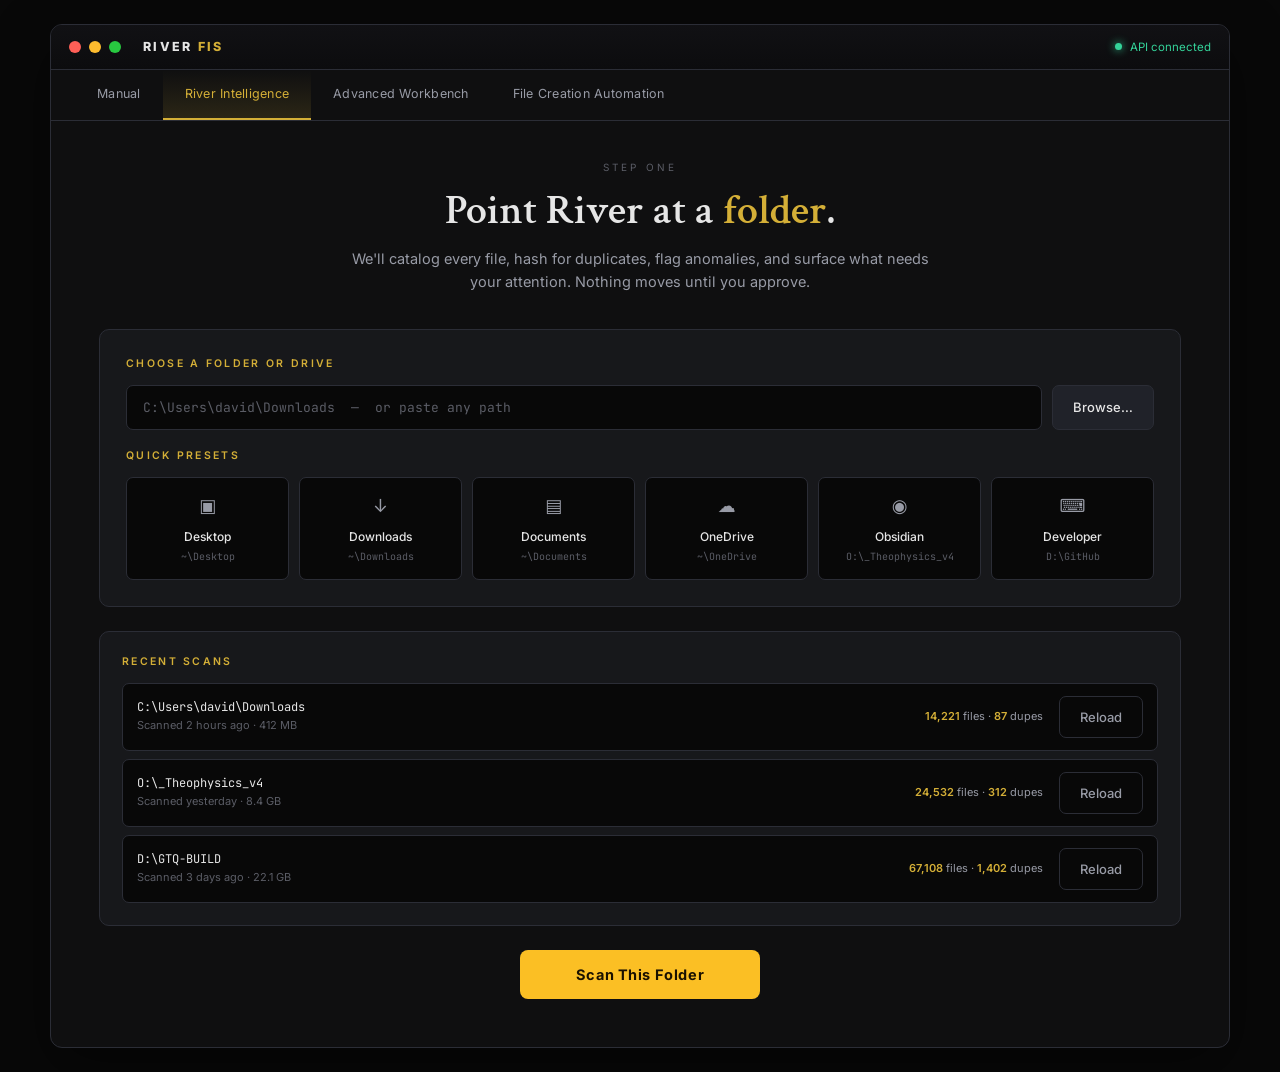
<file: files/river-fis-1-scan-pick.html>
<!DOCTYPE html>
<html lang="en">
<head>
<meta charset="UTF-8">
<meta name="viewport" content="width=device-width, initial-scale=1.0">
<title>River FIS — Scan &amp; Pick</title>
<link rel="preconnect" href="https://fonts.googleapis.com">
<link rel="preconnect" href="https://fonts.gstatic.com" crossorigin>
<link href="https://fonts.googleapis.com/css2?family=Crimson+Text:wght@400;600&family=Inter:wght@300;400;500;600;700&family=JetBrains+Mono:wght@400;500&display=swap" rel="stylesheet">
<style>
:root {
  --bg: #080808;
  --surface: #0f0f10;
  --surface2: #17181b;
  --surface3: #202229;
  --border: #2b2d36;
  --border-hover: #d4af37;
  --gold: #d4af37;
  --gold-dim: rgba(212,175,55,0.14);
  --gold-glow: rgba(212,175,55,0.22);
  --amber: #fbbf24;
  --text: #e6e6e6;
  --text-dim: #989ba6;
  --text-muted: #5b5d66;
  --green: #34d399;
  --blue: #60a5fa;
  --purple: #a78bfa;
  --red: #f87171;
  --teal: #2dd4bf;
}
* { box-sizing: border-box; margin: 0; padding: 0; }
body {
  font-family: Inter, system-ui, sans-serif;
  background: var(--bg);
  color: var(--text);
  min-height: 100vh;
  line-height: 1.6;
  font-size: 14px;
}
.serif { font-family: "Crimson Text", serif; }
.mono { font-family: "JetBrains Mono", monospace; font-size: 12.5px; }

/* Mac-chrome window frame */
.window {
  max-width: 1180px;
  margin: 24px auto;
  background: var(--surface);
  border: 1px solid var(--border);
  border-radius: 12px;
  overflow: hidden;
  box-shadow: 0 20px 60px rgba(0,0,0,0.45);
}
.titlebar {
  display: flex;
  align-items: center;
  gap: 14px;
  padding: 12px 18px;
  background: linear-gradient(180deg, #111114, #0c0c0e);
  border-bottom: 1px solid var(--border);
}
.dots { display: flex; gap: 8px; }
.dot { width: 12px; height: 12px; border-radius: 50%; }
.dot.r { background: #ff5f57; }
.dot.y { background: #febc2e; }
.dot.g { background: #28c840; }
.brand {
  margin-left: 8px;
  font-weight: 800;
  letter-spacing: 0.18em;
  font-size: 12.5px;
}
.brand span { color: var(--gold); }
.titlebar-right {
  margin-left: auto;
  display: flex;
  align-items: center;
  gap: 18px;
}
.api-status {
  display: flex;
  align-items: center;
  gap: 8px;
  font-size: 11.5px;
  color: var(--green);
}
.api-status::before {
  content: "";
  width: 7px;
  height: 7px;
  border-radius: 50%;
  background: var(--green);
  box-shadow: 0 0 8px var(--green);
}

/* Sort engines top strip */
.engines {
  display: flex;
  gap: 0;
  border-bottom: 1px solid var(--border);
  background: var(--surface);
  padding: 0 24px;
  overflow-x: auto;
}
.engine {
  padding: 14px 22px;
  font-size: 12.5px;
  color: var(--text-dim);
  cursor: pointer;
  border-bottom: 2px solid transparent;
  white-space: nowrap;
  transition: all 0.15s;
  letter-spacing: 0.02em;
}
.engine:hover { color: var(--text); }
.engine.active {
  color: var(--gold);
  border-bottom-color: var(--gold);
  background: linear-gradient(180deg, transparent, var(--gold-dim));
}
.engine .badge {
  display: inline-block;
  background: var(--gold);
  color: #000;
  font-weight: 700;
  font-size: 9.5px;
  padding: 2px 6px;
  border-radius: 4px;
  margin-left: 6px;
  letter-spacing: 0.05em;
}

/* Content area */
.content { padding: 38px 48px 48px; }

.hero { text-align: center; margin-bottom: 36px; }
.hero-label {
  color: var(--text-muted);
  font-size: 10px;
  letter-spacing: 0.32em;
  text-transform: uppercase;
  margin-bottom: 14px;
}
.hero h1 {
  font-family: "Crimson Text", serif;
  font-size: 2.6rem;
  font-weight: 600;
  margin-bottom: 12px;
  line-height: 1.1;
}
.hero h1 span { color: var(--gold); }
.hero p {
  color: var(--text-dim);
  font-size: 14.5px;
  max-width: 580px;
  margin: 0 auto;
}

/* Picker card */
.picker-card {
  background: var(--surface2);
  border: 1px solid var(--border);
  border-radius: 10px;
  padding: 26px;
  margin-bottom: 24px;
}
.picker-row {
  display: flex;
  gap: 10px;
  margin-bottom: 18px;
}
.picker-input {
  flex: 1;
  background: var(--bg);
  border: 1px solid var(--border);
  border-radius: 7px;
  padding: 13px 16px;
  color: var(--text);
  font-family: "JetBrains Mono", monospace;
  font-size: 13px;
  outline: none;
  transition: border-color 0.15s;
}
.picker-input:focus { border-color: var(--gold); }
.picker-input::placeholder { color: var(--text-muted); }
.btn {
  border: 1px solid var(--border);
  background: var(--surface3);
  color: var(--text);
  padding: 12px 20px;
  border-radius: 7px;
  font-family: Inter, sans-serif;
  font-size: 13px;
  cursor: pointer;
  font-weight: 500;
  transition: all 0.15s;
  display: inline-flex;
  align-items: center;
  gap: 8px;
}
.btn:hover { border-color: var(--gold); color: var(--gold); }
.btn-primary {
  background: var(--amber);
  color: #1a1100;
  border-color: var(--amber);
  font-weight: 700;
}
.btn-primary:hover {
  background: #ffce4a;
  border-color: #ffce4a;
  color: #1a1100;
  box-shadow: 0 0 24px rgba(251,191,36,0.35);
}
.btn-ghost {
  background: transparent;
  color: var(--text-dim);
}
.btn-ghost:hover { color: var(--gold); border-color: var(--gold); }

.section-label {
  font-size: 10.5px;
  font-weight: 600;
  letter-spacing: 0.22em;
  text-transform: uppercase;
  color: var(--gold);
  margin-bottom: 12px;
}

.presets {
  display: grid;
  grid-template-columns: repeat(6, 1fr);
  gap: 10px;
}
.preset {
  background: var(--bg);
  border: 1px solid var(--border);
  border-radius: 7px;
  padding: 14px 12px;
  cursor: pointer;
  text-align: center;
  transition: all 0.15s;
}
.preset:hover {
  border-color: var(--gold);
  background: var(--gold-dim);
}
.preset-icon {
  font-size: 18px;
  margin-bottom: 6px;
  color: var(--text-dim);
}
.preset:hover .preset-icon { color: var(--gold); }
.preset-name { font-size: 12px; color: var(--text); font-weight: 500; }
.preset-path {
  font-family: "JetBrains Mono", monospace;
  font-size: 10px;
  color: var(--text-muted);
  margin-top: 3px;
}

/* Recent scans */
.recent {
  background: var(--surface2);
  border: 1px solid var(--border);
  border-radius: 10px;
  padding: 22px;
  margin-bottom: 24px;
}
.recent-list { display: flex; flex-direction: column; gap: 8px; }
.recent-item {
  display: grid;
  grid-template-columns: 1fr auto auto;
  gap: 16px;
  align-items: center;
  padding: 12px 14px;
  background: var(--bg);
  border: 1px solid var(--border);
  border-radius: 7px;
  cursor: pointer;
  transition: border-color 0.15s;
}
.recent-item:hover { border-color: var(--gold); }
.recent-path { font-family: "JetBrains Mono", monospace; font-size: 12px; color: var(--text); }
.recent-meta { font-size: 11px; color: var(--text-muted); }
.recent-stats { font-size: 11px; color: var(--text-dim); }
.recent-stats strong { color: var(--gold); font-weight: 600; }

/* Scan action */
.scan-action {
  display: flex;
  justify-content: center;
  margin-top: 18px;
}
.scan-btn {
  background: var(--amber);
  color: #1a1100;
  border: none;
  padding: 16px 56px;
  border-radius: 8px;
  font-family: Inter, sans-serif;
  font-size: 14.5px;
  font-weight: 700;
  cursor: pointer;
  letter-spacing: 0.04em;
  transition: all 0.15s;
}
.scan-btn:hover {
  box-shadow: 0 0 30px rgba(251,191,36,0.5);
  transform: translateY(-1px);
}

/* Scan progress overlay */
.scan-progress {
  display: none;
  background: var(--surface2);
  border: 1px solid var(--gold);
  border-radius: 10px;
  padding: 30px;
  text-align: center;
  margin-bottom: 24px;
  box-shadow: 0 0 28px var(--gold-glow);
}
.scan-progress.active { display: block; }
.scan-spinner {
  width: 36px;
  height: 36px;
  border: 3px solid var(--surface3);
  border-top-color: var(--gold);
  border-radius: 50%;
  margin: 0 auto 16px;
  animation: spin 1s linear infinite;
}
@keyframes spin { to { transform: rotate(360deg); } }
.scan-progress-label {
  font-size: 13px;
  color: var(--text);
  margin-bottom: 8px;
}
.scan-progress-path {
  font-family: "JetBrains Mono", monospace;
  font-size: 11px;
  color: var(--text-muted);
}
.progress-bar {
  height: 4px;
  background: var(--surface3);
  border-radius: 2px;
  overflow: hidden;
  margin-top: 18px;
}
.progress-fill {
  height: 100%;
  background: var(--gold);
  width: 0%;
  transition: width 0.3s ease;
}

/* Post-scan results */
.post-scan { display: none; }
.post-scan.active { display: block; }

.scan-summary {
  background: var(--surface2);
  border: 1px solid var(--green);
  border-left: 3px solid var(--green);
  border-radius: 10px;
  padding: 22px;
  margin-bottom: 24px;
}
.scan-summary-header {
  display: flex;
  align-items: center;
  gap: 10px;
  margin-bottom: 14px;
}
.scan-summary-check {
  width: 22px;
  height: 22px;
  background: var(--green);
  color: #002418;
  border-radius: 50%;
  display: flex;
  align-items: center;
  justify-content: center;
  font-weight: 800;
  font-size: 13px;
}
.scan-summary-title { font-size: 14px; font-weight: 600; color: var(--text); }
.scan-summary-grid {
  display: grid;
  grid-template-columns: repeat(4, 1fr);
  gap: 14px;
  margin-top: 10px;
}
.summary-stat {
  background: var(--bg);
  border: 1px solid var(--border);
  border-radius: 7px;
  padding: 14px;
}
.summary-stat-num {
  font-size: 1.6rem;
  font-weight: 700;
  color: var(--text);
  margin-bottom: 2px;
}
.summary-stat-num.gold { color: var(--gold); }
.summary-stat-num.blue { color: var(--blue); }
.summary-stat-num.red { color: var(--red); }
.summary-stat-num.green { color: var(--green); }
.summary-stat-label {
  font-size: 10.5px;
  color: var(--text-muted);
  text-transform: uppercase;
  letter-spacing: 0.12em;
}

/* Mode chooser */
.mode-chooser-label {
  text-align: center;
  margin: 32px 0 18px;
  color: var(--text-dim);
  font-size: 13px;
}
.mode-cards {
  display: grid;
  grid-template-columns: repeat(3, 1fr);
  gap: 14px;
}
.mode-card {
  background: var(--surface2);
  border: 1px solid var(--border);
  border-radius: 10px;
  padding: 22px;
  cursor: pointer;
  transition: all 0.18s;
  position: relative;
  overflow: hidden;
}
.mode-card:hover {
  border-color: var(--gold);
  transform: translateY(-2px);
  box-shadow: 0 6px 24px rgba(0,0,0,0.4);
}
.mode-card.recommended {
  border-color: var(--gold);
  background: linear-gradient(180deg, var(--surface2), rgba(212,175,55,0.04));
}
.mode-card.recommended::before {
  content: "RECOMMENDED";
  position: absolute;
  top: 10px;
  right: 10px;
  font-size: 9px;
  font-weight: 700;
  letter-spacing: 0.16em;
  color: #000;
  background: var(--gold);
  padding: 3px 7px;
  border-radius: 3px;
}
.mode-card-icon {
  font-size: 26px;
  margin-bottom: 12px;
  color: var(--gold);
}
.mode-card h3 {
  font-family: "Crimson Text", serif;
  font-size: 20px;
  font-weight: 600;
  margin-bottom: 6px;
  color: var(--text);
}
.mode-card p {
  font-size: 12.5px;
  color: var(--text-dim);
  line-height: 1.55;
  margin-bottom: 12px;
}
.mode-card .footnote {
  font-size: 11px;
  color: var(--text-muted);
  font-style: italic;
}

/* Responsive */
@media (max-width: 720px) {
  .presets { grid-template-columns: repeat(2, 1fr); }
  .scan-summary-grid { grid-template-columns: repeat(2, 1fr); }
  .mode-cards { grid-template-columns: 1fr; }
  .content { padding: 24px; }
}
</style>
</head>
<body>

<div class="window">

  <!-- Title bar -->
  <div class="titlebar">
    <div class="dots">
      <div class="dot r"></div>
      <div class="dot y"></div>
      <div class="dot g"></div>
    </div>
    <div class="brand">RIVER <span>FIS</span></div>
    <div class="titlebar-right">
      <div class="api-status">API connected</div>
    </div>
  </div>

  <!-- Sort engines top strip -->
  <div class="engines">
    <div class="engine">Manual</div>
    <div class="engine active">River Intelligence</div>
    <div class="engine">Advanced Workbench</div>
    <div class="engine">File Creation Automation</div>
  </div>

  <!-- Content -->
  <div class="content">

    <!-- Pre-scan state -->
    <div id="preScan">

      <div class="hero">
        <div class="hero-label">Step One</div>
        <h1>Point River at a <span>folder</span>.</h1>
        <p>We'll catalog every file, hash for duplicates, flag anomalies, and surface what needs your attention. Nothing moves until you approve.</p>
      </div>

      <!-- Folder picker -->
      <div class="picker-card">
        <div class="section-label">Choose a Folder or Drive</div>
        <div class="picker-row">
          <input type="text" class="picker-input" placeholder="C:\Users\david\Downloads  —  or paste any path" value="">
          <button class="btn">Browse…</button>
        </div>

        <div class="section-label" style="margin-top: 6px;">Quick Presets</div>
        <div class="presets">
          <div class="preset" data-path="C:\Users\david\Desktop">
            <div class="preset-icon">▣</div>
            <div class="preset-name">Desktop</div>
            <div class="preset-path">~\Desktop</div>
          </div>
          <div class="preset" data-path="C:\Users\david\Downloads">
            <div class="preset-icon">↓</div>
            <div class="preset-name">Downloads</div>
            <div class="preset-path">~\Downloads</div>
          </div>
          <div class="preset" data-path="C:\Users\david\Documents">
            <div class="preset-icon">▤</div>
            <div class="preset-name">Documents</div>
            <div class="preset-path">~\Documents</div>
          </div>
          <div class="preset" data-path="C:\Users\david\OneDrive">
            <div class="preset-icon">☁</div>
            <div class="preset-name">OneDrive</div>
            <div class="preset-path">~\OneDrive</div>
          </div>
          <div class="preset" data-path="O:\_Theophysics_v4">
            <div class="preset-icon">◉</div>
            <div class="preset-name">Obsidian</div>
            <div class="preset-path">O:\_Theophysics_v4</div>
          </div>
          <div class="preset" data-path="D:\GitHub">
            <div class="preset-icon">⌨</div>
            <div class="preset-name">Developer</div>
            <div class="preset-path">D:\GitHub</div>
          </div>
        </div>
      </div>

      <!-- Recent scans -->
      <div class="recent">
        <div class="section-label">Recent Scans</div>
        <div class="recent-list">
          <div class="recent-item">
            <div>
              <div class="recent-path">C:\Users\david\Downloads</div>
              <div class="recent-meta">Scanned 2 hours ago · 412 MB</div>
            </div>
            <div class="recent-stats"><strong>14,221</strong> files · <strong>87</strong> dupes</div>
            <button class="btn btn-ghost">Reload</button>
          </div>
          <div class="recent-item">
            <div>
              <div class="recent-path">O:\_Theophysics_v4</div>
              <div class="recent-meta">Scanned yesterday · 8.4 GB</div>
            </div>
            <div class="recent-stats"><strong>24,532</strong> files · <strong>312</strong> dupes</div>
            <button class="btn btn-ghost">Reload</button>
          </div>
          <div class="recent-item">
            <div>
              <div class="recent-path">D:\GTQ-BUILD</div>
              <div class="recent-meta">Scanned 3 days ago · 22.1 GB</div>
            </div>
            <div class="recent-stats"><strong>67,108</strong> files · <strong>1,402</strong> dupes</div>
            <button class="btn btn-ghost">Reload</button>
          </div>
        </div>
      </div>

      <!-- Scan button -->
      <div class="scan-action">
        <button class="scan-btn" onclick="startScan()">Scan This Folder</button>
      </div>

    </div>

    <!-- Scan progress -->
    <div id="scanProgress" class="scan-progress">
      <div class="scan-spinner"></div>
      <div class="scan-progress-label">Walking the file tree…</div>
      <div class="scan-progress-path mono" id="scanCurrentPath">C:\Users\david\Downloads</div>
      <div class="progress-bar">
        <div class="progress-fill" id="progressFill"></div>
      </div>
    </div>

    <!-- Post-scan state -->
    <div id="postScan" class="post-scan">

      <div class="scan-summary">
        <div class="scan-summary-header">
          <div class="scan-summary-check">✓</div>
          <div class="scan-summary-title">Scan complete — <span class="mono" id="scannedPath">C:\Users\david\Downloads</span></div>
        </div>
        <div class="scan-summary-grid">
          <div class="summary-stat">
            <div class="summary-stat-num gold" id="filesScanned">0</div>
            <div class="summary-stat-label">Files Scanned</div>
          </div>
          <div class="summary-stat">
            <div class="summary-stat-num blue" id="duplicateGroups">0</div>
            <div class="summary-stat-label">Duplicate Groups</div>
          </div>
          <div class="summary-stat">
            <div class="summary-stat-num red" id="namingAnomalies">0</div>
            <div class="summary-stat-label">Naming Anomalies</div>
          </div>
          <div class="summary-stat">
            <div class="summary-stat-num green" id="protectedCount">0</div>
            <div class="summary-stat-label">Protected (skipped)</div>
          </div>
        </div>
      </div>

      <div class="mode-chooser-label">Choose how you want River to work through this scan</div>

      <div class="mode-cards">
        <div class="mode-card">
          <div class="mode-card-icon">✋</div>
          <h3>Manual</h3>
          <p>You sort. River shows the inventory, you decide what stays and what goes — file by file or folder by folder.</p>
          <div class="footnote">Highest control · slowest pace</div>
        </div>
        <div class="mode-card recommended">
          <div class="mode-card-icon">◈</div>
          <h3>File Intelligence System</h3>
          <p>Describe intent. FIS proposes safe preview-only plans: Option A, B, C, then Ask FIS before Manual or Advanced.</p>
          <div class="footnote">Best for most cases · guided</div>
        </div>
        <div class="mode-card">
          <div class="mode-card-icon">⚙</div>
          <h3>Advanced Workbench</h3>
          <p>Build an ordered action stack directly. Every action category and rule option is available, but nothing runs until simulate + approve.</p>
          <div class="footnote">Power-user · full control</div>
        </div>
      </div>

    </div>

  </div>
</div>

<script>
const presets = document.querySelectorAll('.preset');
const pickerInput = document.querySelector('.picker-input');
presets.forEach(p => {
  p.addEventListener('click', () => {
    pickerInput.value = p.dataset.path;
    pickerInput.focus();
  });
});

const API_BASE = localStorage.getItem('fisApiBase') || 'http://localhost:8420';
function fmt(n) { return Number(n || 0).toLocaleString(); }
function applyScanSummary(scan) {
  sessionStorage.setItem('fis_scan_id', scan.scan_id);
  localStorage.setItem('fis_scan_id', scan.scan_id);
  sessionStorage.setItem('fis_scan_summary', JSON.stringify(scan));
  document.getElementById('scannedPath').textContent = scan.root;
  document.getElementById('filesScanned').textContent = fmt(scan.files_scanned);
  document.getElementById('duplicateGroups').textContent = fmt(scan.duplicate_groups);
  document.getElementById('namingAnomalies').textContent = fmt(scan.naming_anomalies);
  document.getElementById('protectedCount').textContent = fmt(scan.protected_count);
}
async function startScan() {
  if (!pickerInput.value.trim()) pickerInput.value = 'C:\\Users\\david\\Downloads';
  document.getElementById('preScan').style.display = 'none';
  document.getElementById('scanProgress').classList.add('active');
  document.getElementById('scannedPath').textContent = pickerInput.value;
  document.getElementById('scanCurrentPath').textContent = pickerInput.value;
  const fill = document.getElementById('progressFill');
  fill.style.width = '18%';
  try {
    const res = await fetch(`${API_BASE}/api/scan`, {method:'POST', headers:{'Content-Type':'application/json'}, body:JSON.stringify({path: pickerInput.value.trim()})});
    fill.style.width = '88%';
    const data = await res.json();
    if (!res.ok) throw new Error(data.error || 'scan failed');
    applyScanSummary(data);
    fill.style.width = '100%';
    setTimeout(() => {
      document.getElementById('scanProgress').classList.remove('active');
      document.getElementById('postScan').classList.add('active');
    }, 250);
  } catch (err) {
    document.getElementById('scanProgress').classList.remove('active');
    document.getElementById('preScan').style.display = 'block';
    alert('Scan failed: ' + err.message);
  }
}

// Mode card routing
document.querySelectorAll('.mode-card').forEach(card => {
  card.addEventListener('click', () => {
    const title = card.querySelector('h3').textContent;
    if (title.includes('File Intelligence System')) {
      window.location.href = 'river-fis-2-intelligence-mode.html';
    } else if (title.includes('Advanced')) {
      window.location.href = 'river-fis-3-advanced-mode.html';
    } else {
      alert(title + ' Mode — Manual mode is planned but not built yet. Use River Intelligence or Advanced.');
    }
  });
});
</script>

</body>
</html>
</file>
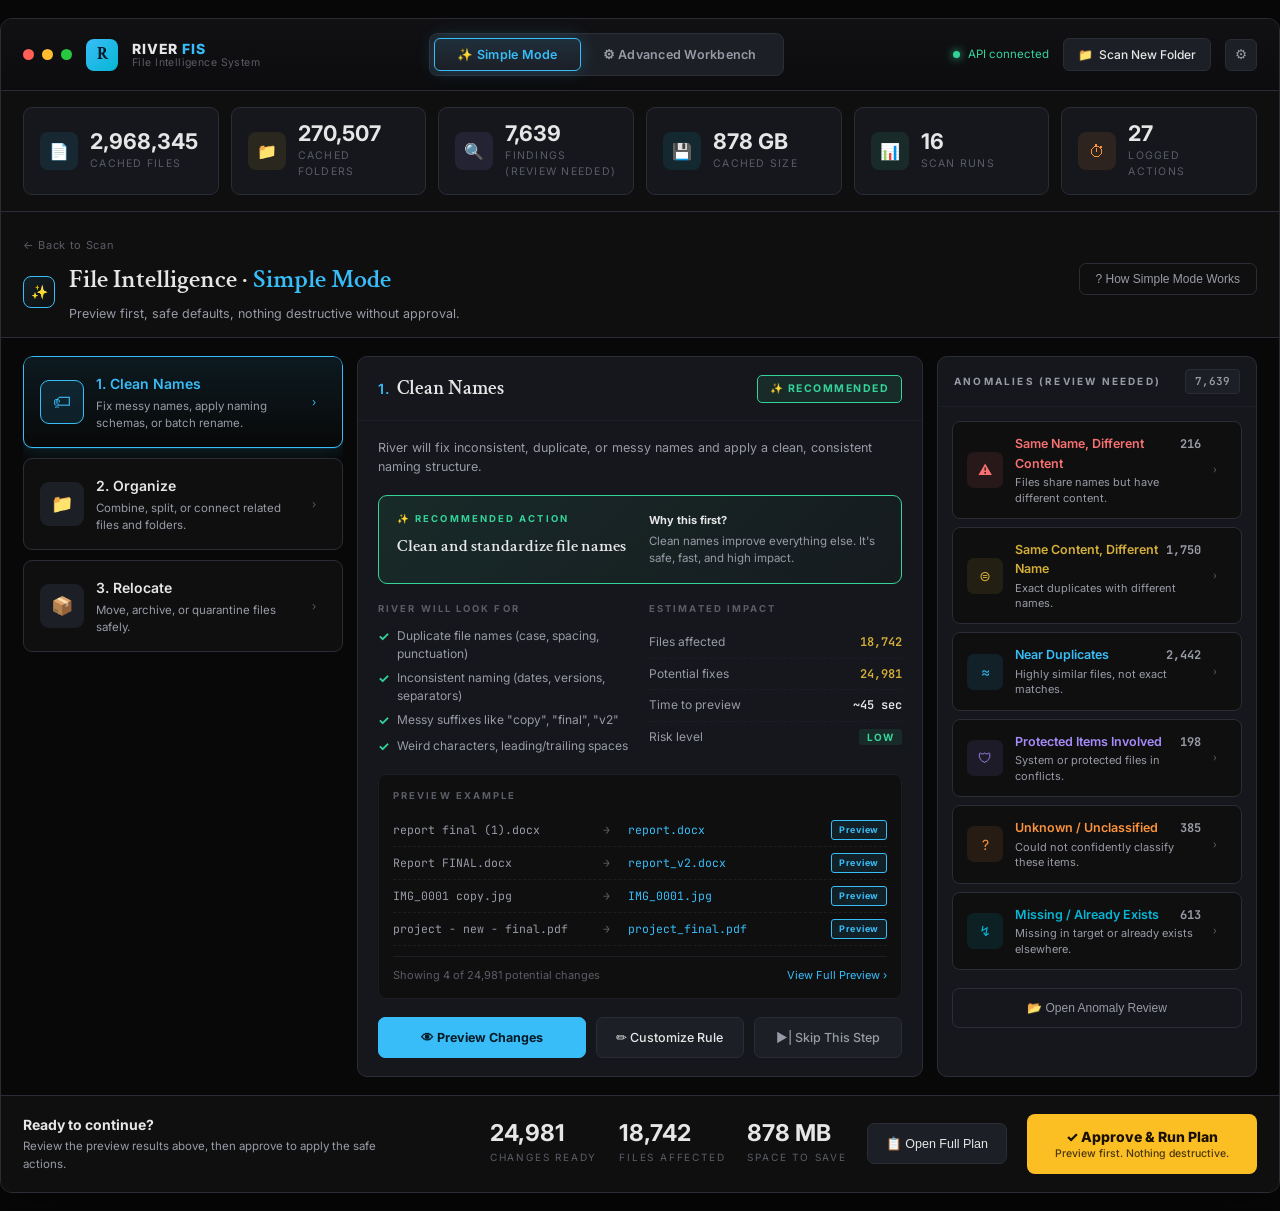
<file: files/river-fis-2-intelligence-mode.html>
<!DOCTYPE html>
<html lang="en">
<head>
<meta charset="UTF-8">
<meta name="viewport" content="width=device-width, initial-scale=1.0">
<title>River FIS — File Intelligence System · Simple Mode</title>
<link rel="preconnect" href="https://fonts.googleapis.com">
<link rel="preconnect" href="https://fonts.gstatic.com" crossorigin>
<link href="https://fonts.googleapis.com/css2?family=Crimson+Text:wght@400;600&family=Inter:wght@300;400;500;600;700&family=JetBrains+Mono:wght@400;500&display=swap" rel="stylesheet">
<style>
:root {
  --bg: #080808;
  --surface: #0f0f10;
  --surface2: #15171c;
  --surface3: #1c1f26;
  --surface4: #252830;
  --border: #2b2d36;
  --border-dim: #1c1e25;

  /* FIS assistant-layer palette: BLUE/CYAN dominant */
  --blue: #38bdf8;
  --blue-deep: #0ea5e9;
  --blue-dim: rgba(56,189,248,0.10);
  --blue-glow: rgba(56,189,248,0.22);
  --cyan: #06b6d4;
  --cyan-dim: rgba(6,182,212,0.10);

  /* Reserved colors */
  --gold: #d4af37;
  --amber: #fbbf24;          /* final approve / execute only */
  --green: #34d399;           /* recommended / safe / success */
  --green-dim: rgba(52,211,153,0.10);
  --purple: #a78bfa;
  --red: #f87171;
  --orange: #fb923c;

  --text: #e6e6e6;
  --text-dim: #989ba6;
  --text-muted: #5b5d66;
}
* { box-sizing: border-box; margin: 0; padding: 0; }
body {
  font-family: Inter, system-ui, sans-serif;
  background: var(--bg);
  color: var(--text);
  min-height: 100vh;
  line-height: 1.55;
  font-size: 13.5px;
}
.serif { font-family: "Crimson Text", serif; }
.mono { font-family: "JetBrains Mono", monospace; font-size: 12px; }

/* Window */
.window {
  max-width: 1480px;
  margin: 18px auto;
  background: var(--surface);
  border: 1px solid var(--border);
  border-radius: 12px;
  overflow: hidden;
  box-shadow: 0 20px 60px rgba(0,0,0,0.45);
}

/* Title bar — RIVER FIS brand + Simple/Advanced toggle + utility cluster */
.titlebar {
  display: grid;
  grid-template-columns: auto 1fr auto;
  gap: 24px;
  align-items: center;
  padding: 14px 22px;
  background: linear-gradient(180deg, #111114, #0c0c0e);
  border-bottom: 1px solid var(--border);
}
.brand-block { display: flex; align-items: center; gap: 14px; }
.dots { display: flex; gap: 8px; }
.dot { width: 11px; height: 11px; border-radius: 50%; }
.dot.r { background: #ff5f57; } .dot.y { background: #febc2e; } .dot.g { background: #28c840; }
.brand-mark {
  width: 32px;
  height: 32px;
  display: flex;
  align-items: center;
  justify-content: center;
  border-radius: 8px;
  background: linear-gradient(135deg, var(--blue), var(--cyan));
  color: #001a26;
  font-weight: 900;
  font-size: 17px;
  font-family: "Crimson Text", serif;
}
.brand-text { display: flex; flex-direction: column; line-height: 1.1; }
.brand-name {
  font-family: Inter, sans-serif;
  font-weight: 800;
  letter-spacing: 0.06em;
  font-size: 14px;
  color: var(--text);
}
.brand-name span { color: var(--blue); }
.brand-sub {
  font-size: 10.5px;
  color: var(--text-muted);
  letter-spacing: 0.04em;
  margin-top: 1px;
}

.mode-toggle {
  display: flex;
  gap: 0;
  justify-self: center;
  background: var(--surface3);
  border: 1px solid var(--border);
  border-radius: 8px;
  padding: 4px;
  box-shadow: inset 0 1px 0 rgba(255,255,255,0.02);
}
.mode-btn {
  background: transparent;
  border: none;
  color: var(--text-dim);
  padding: 8px 22px;
  border-radius: 6px;
  font-family: Inter, sans-serif;
  font-size: 12.5px;
  font-weight: 600;
  cursor: pointer;
  display: inline-flex;
  align-items: center;
  gap: 8px;
  letter-spacing: 0.02em;
}
.mode-btn:hover { color: var(--text); }
.mode-btn.active.simple {
  background: linear-gradient(180deg, var(--blue-dim), transparent);
  color: var(--blue);
  border: 1px solid var(--blue);
  box-shadow: 0 0 18px var(--blue-glow);
}
.mode-btn.active.advanced {
  background: rgba(167,139,250,0.10);
  color: var(--purple);
  border: 1px solid var(--purple);
}

.utility {
  display: flex;
  align-items: center;
  gap: 14px;
  justify-self: end;
}
.api-status {
  display: flex;
  align-items: center;
  gap: 8px;
  font-size: 11.5px;
  color: var(--green);
}
.api-status::before {
  content: "";
  width: 7px;
  height: 7px;
  border-radius: 50%;
  background: var(--green);
  box-shadow: 0 0 8px var(--green);
}
.util-btn {
  background: var(--surface3);
  border: 1px solid var(--border);
  color: var(--text);
  padding: 8px 14px;
  border-radius: 6px;
  font-family: Inter, sans-serif;
  font-size: 12px;
  cursor: pointer;
  font-weight: 500;
  display: inline-flex;
  align-items: center;
  gap: 6px;
}
.util-btn:hover { border-color: var(--blue); color: var(--blue); }
.util-icon {
  width: 32px;
  height: 32px;
  background: var(--surface3);
  border: 1px solid var(--border);
  border-radius: 6px;
  display: inline-flex;
  align-items: center;
  justify-content: center;
  cursor: pointer;
  color: var(--text-dim);
}
.util-icon:hover { color: var(--blue); border-color: var(--blue); }

/* Top stats strip */
.stats-strip {
  display: grid;
  grid-template-columns: repeat(6, 1fr);
  gap: 12px;
  padding: 16px 22px;
  background: var(--surface);
  border-bottom: 1px solid var(--border);
}
.stat-card {
  background: var(--surface2);
  border: 1px solid var(--border);
  border-radius: 9px;
  padding: 14px 16px;
  display: grid;
  grid-template-columns: 38px 1fr;
  gap: 12px;
  align-items: center;
  transition: border-color 0.15s;
}
.stat-card:hover { border-color: var(--surface4); }
.stat-icon {
  width: 38px;
  height: 38px;
  border-radius: 8px;
  display: flex;
  align-items: center;
  justify-content: center;
  font-size: 16px;
}
.stat-num {
  font-size: 1.35rem;
  font-weight: 700;
  color: var(--text);
  line-height: 1.1;
  font-family: Inter, sans-serif;
}
.stat-lbl {
  font-size: 10.5px;
  color: var(--text-muted);
  letter-spacing: 0.12em;
  text-transform: uppercase;
  margin-top: 2px;
}
.stat-card.blue   .stat-icon { background: var(--blue-dim);   color: var(--blue); }
.stat-card.gold   .stat-icon { background: rgba(212,175,55,0.10); color: var(--gold); }
.stat-card.purple .stat-icon { background: rgba(167,139,250,0.10); color: var(--purple); }
.stat-card.cyan   .stat-icon { background: var(--cyan-dim);   color: var(--cyan); }
.stat-card.green  .stat-icon { background: var(--green-dim);  color: var(--green); }
.stat-card.orange .stat-icon { background: rgba(251,146,60,0.10); color: var(--orange); }

/* Page heading row */
.page-head {
  display: grid;
  grid-template-columns: 1fr auto;
  gap: 18px;
  align-items: center;
  padding: 22px 22px 14px;
  border-bottom: 1px solid var(--border);
}
.page-title-row {
  display: flex;
  align-items: center;
  gap: 14px;
}
.page-icon {
  width: 32px;
  height: 32px;
  border-radius: 8px;
  background: linear-gradient(135deg, var(--blue-dim), transparent);
  border: 1px solid var(--blue);
  display: flex;
  align-items: center;
  justify-content: center;
  color: var(--blue);
  font-size: 14px;
}
.page-title {
  font-family: "Crimson Text", serif;
  font-size: 1.6rem;
  font-weight: 600;
  color: var(--text);
}
.page-title .accent { color: var(--blue); }
.page-sub {
  font-size: 12.5px;
  color: var(--text-dim);
  margin-top: 4px;
}
.how-btn {
  background: transparent;
  border: 1px solid var(--border);
  color: var(--text-dim);
  padding: 8px 16px;
  border-radius: 7px;
  font-size: 12px;
  cursor: pointer;
  display: inline-flex;
  align-items: center;
  gap: 8px;
}
.how-btn:hover { color: var(--blue); border-color: var(--blue); }

.back-link {
  display: inline-block;
  color: var(--text-muted);
  font-size: 11px;
  text-decoration: none;
  letter-spacing: 0.06em;
  margin-bottom: 6px;
}
.back-link:hover { color: var(--blue); }

/* Three-column main */
.main {
  display: grid;
  grid-template-columns: 320px minmax(0, 1fr) 320px;
  gap: 14px;
  padding: 18px 22px 18px;
  background: var(--bg);
}

.zone {
  background: var(--surface2);
  border: 1px solid var(--border);
  border-radius: 10px;
  display: flex;
  flex-direction: column;
  overflow: hidden;
  min-width: 0;
}
.zone-head {
  padding: 12px 16px;
  border-bottom: 1px solid var(--border-dim);
  display: flex;
  align-items: center;
  justify-content: space-between;
  gap: 10px;
}
.zone-title {
  font-size: 10px;
  font-weight: 700;
  letter-spacing: 0.22em;
  text-transform: uppercase;
  color: var(--text-dim);
}
.zone-body {
  padding: 14px 14px;
  overflow-y: auto;
  flex: 1;
}

/* LEFT — Three-question decision tree */
.step-card {
  background: var(--surface);
  border: 1px solid var(--border);
  border-radius: 9px;
  padding: 16px;
  margin-bottom: 10px;
  cursor: pointer;
  display: grid;
  grid-template-columns: 44px 1fr 14px;
  gap: 12px;
  align-items: center;
  transition: all 0.18s;
}
.step-card:hover { border-color: var(--blue); }
.step-card.active {
  border-color: var(--blue);
  background: linear-gradient(180deg, var(--blue-dim), transparent);
  box-shadow: 0 0 0 1px var(--blue-dim), 0 0 22px var(--blue-glow);
}
.step-card.skipped { opacity: 0.55; }
.step-icon-box {
  width: 44px;
  height: 44px;
  border-radius: 9px;
  background: var(--surface3);
  display: flex;
  align-items: center;
  justify-content: center;
  font-size: 18px;
  color: var(--text-dim);
}
.step-card.active .step-icon-box {
  background: var(--blue-dim);
  color: var(--blue);
  border: 1px solid var(--blue);
}
.step-title {
  font-size: 14px;
  font-weight: 600;
  color: var(--text);
  margin-bottom: 3px;
}
.step-card.active .step-title { color: var(--blue); }
.step-desc {
  font-size: 11.5px;
  color: var(--text-dim);
  line-height: 1.45;
}
.step-chev {
  color: var(--text-muted);
  font-size: 11px;
}
.step-card.active .step-chev { color: var(--blue); }
.step-status-pill {
  display: inline-block;
  font-size: 9.5px;
  letter-spacing: 0.14em;
  text-transform: uppercase;
  font-weight: 700;
  padding: 2px 7px;
  border-radius: 3px;
  margin-top: 5px;
}
.step-status-pill.done { background: var(--green-dim); color: var(--green); }
.step-status-pill.skipped { background: var(--surface3); color: var(--text-muted); }

.quick-actions-panel {
  animation: fisReveal 0.6s cubic-bezier(0.22, 1, 0.36, 1);
}
@keyframes fisReveal {
  from { opacity: 0; transform: translateY(8px); }
  to   { opacity: 1; transform: translateY(0); }
}
.quick-actions-divider {
  font-size: 10px;
  font-weight: 700;
  letter-spacing: 0.22em;
  text-transform: uppercase;
  color: var(--blue);
  margin: 18px 4px 12px;
  display: flex;
  align-items: center;
  gap: 10px;
}
.quick-actions-divider span {
  display: inline-flex;
  align-items: center;
  gap: 6px;
}
.quick-actions-divider::after {
  content: "";
  flex: 1;
  height: 1px;
  background: linear-gradient(90deg, var(--blue-dim), transparent);
}
.quick-actions-grid {
  display: grid;
  grid-template-columns: 1fr 1fr;
  gap: 8px;
}
.quick-action-card {
  background: linear-gradient(180deg, var(--blue-dim), transparent);
  border: 1px solid var(--blue);
  border-radius: 8px;
  padding: 12px 13px;
  cursor: pointer;
  transition: all 0.15s;
  position: relative;
}
.quick-action-card:hover {
  background: linear-gradient(180deg, var(--blue-dim), var(--blue-dim));
  box-shadow: 0 0 18px var(--blue-glow);
  transform: translateY(-1px);
}
.quick-action-icon {
  font-size: 17px;
  color: var(--blue);
  margin-bottom: 6px;
}
.quick-action-title {
  font-size: 12.5px;
  font-weight: 600;
  color: var(--blue);
  margin-bottom: 2px;
}
.quick-action-desc {
  font-size: 10.5px;
  color: var(--text-dim);
  line-height: 1.4;
}

/* CENTER — Active step detail */
.center-card {
  background: var(--surface2);
  border: 1px solid var(--border);
  border-radius: 10px;
  padding: 0;
  overflow: hidden;
  height: 100%;
}
.center-head {
  padding: 16px 20px;
  border-bottom: 1px solid var(--border-dim);
  display: flex;
  align-items: center;
  justify-content: space-between;
}
.center-step-num {
  font-family: Inter, sans-serif;
  font-size: 14px;
  font-weight: 600;
  color: var(--blue);
  letter-spacing: 0.04em;
}
.center-step-title {
  font-family: "Crimson Text", serif;
  font-size: 20px;
  font-weight: 600;
  color: var(--text);
  margin-left: 4px;
}
.recommended-badge {
  background: var(--green-dim);
  color: var(--green);
  border: 1px solid var(--green);
  padding: 5px 12px;
  border-radius: 5px;
  font-size: 10.5px;
  font-weight: 700;
  letter-spacing: 0.14em;
  text-transform: uppercase;
  display: inline-flex;
  align-items: center;
  gap: 6px;
}
.center-body { padding: 18px 20px; }
.center-sub {
  font-size: 12.5px;
  color: var(--text-dim);
  margin-bottom: 18px;
  line-height: 1.5;
}

/* Recommended Action box */
.rec-action {
  background: linear-gradient(135deg, var(--green-dim), rgba(52,211,153,0.02));
  border: 1px solid var(--green);
  border-radius: 9px;
  padding: 16px 18px;
  margin-bottom: 18px;
  display: grid;
  grid-template-columns: 1fr 1fr;
  gap: 18px;
}
.rec-action-label {
  font-size: 9.5px;
  font-weight: 700;
  letter-spacing: 0.22em;
  text-transform: uppercase;
  color: var(--green);
  margin-bottom: 6px;
  display: flex;
  align-items: center;
  gap: 6px;
}
.rec-action-title {
  font-family: "Crimson Text", serif;
  font-size: 17px;
  font-weight: 600;
  color: var(--text);
}
.rec-why-label {
  font-size: 11px;
  font-weight: 700;
  color: var(--text);
  margin-bottom: 4px;
}
.rec-why-text {
  font-size: 11.5px;
  color: var(--text-dim);
  line-height: 1.5;
}

/* Two-column row: What River Will Look For + Estimated Impact */
.two-col {
  display: grid;
  grid-template-columns: 1fr 1fr;
  gap: 18px;
  margin-bottom: 18px;
}
.col-label {
  font-size: 9.5px;
  font-weight: 700;
  letter-spacing: 0.22em;
  text-transform: uppercase;
  color: var(--text-muted);
  margin-bottom: 10px;
}
.look-list { display: flex; flex-direction: column; gap: 6px; }
.look-item {
  display: flex;
  align-items: flex-start;
  gap: 8px;
  font-size: 12px;
  color: var(--text-dim);
  line-height: 1.5;
}
.look-check {
  color: var(--green);
  font-weight: 700;
  font-size: 13px;
  flex-shrink: 0;
}

.impact-list { display: flex; flex-direction: column; }
.impact-row {
  display: flex;
  justify-content: space-between;
  align-items: center;
  padding: 6px 0;
  border-bottom: 1px dashed var(--border-dim);
  font-size: 12px;
}
.impact-row:last-child { border-bottom: 0; }
.impact-key { color: var(--text-dim); }
.impact-val {
  font-family: "JetBrains Mono", monospace;
  color: var(--text);
  font-weight: 600;
}
.impact-val.gold { color: var(--gold); }
.risk-low {
  background: var(--green-dim);
  color: var(--green);
  padding: 2px 8px;
  border-radius: 3px;
  font-size: 10px;
  font-weight: 700;
  letter-spacing: 0.1em;
}

/* Preview example block */
.preview-block {
  background: var(--surface);
  border: 1px solid var(--border-dim);
  border-radius: 8px;
  padding: 14px;
  margin-bottom: 18px;
}
.preview-label {
  font-size: 9.5px;
  font-weight: 700;
  letter-spacing: 0.22em;
  text-transform: uppercase;
  color: var(--text-muted);
  margin-bottom: 10px;
}
.preview-row {
  display: grid;
  grid-template-columns: 1fr 22px 1fr auto;
  gap: 10px;
  align-items: center;
  font-family: "JetBrains Mono", monospace;
  font-size: 11.5px;
  padding: 6px 0;
  border-bottom: 1px dashed var(--border-dim);
}
.preview-row:last-child { border-bottom: 0; }
.preview-before { color: var(--text-dim); white-space: nowrap; overflow: hidden; text-overflow: ellipsis; }
.preview-after  { color: var(--blue);  white-space: nowrap; overflow: hidden; text-overflow: ellipsis; }
.preview-arrow  { color: var(--text-muted); text-align: center; }
.preview-tag {
  font-family: Inter, sans-serif;
  background: var(--blue-dim);
  color: var(--blue);
  border: 1px solid var(--blue);
  border-radius: 3px;
  font-size: 9px;
  font-weight: 700;
  padding: 2px 7px;
  letter-spacing: 0.08em;
}
.preview-more {
  margin-top: 10px;
  padding-top: 10px;
  border-top: 1px solid var(--border-dim);
  display: flex;
  justify-content: space-between;
  font-size: 11px;
  color: var(--text-muted);
}
.preview-more a { color: var(--blue); text-decoration: none; }
.preview-more a:hover { text-decoration: underline; }

/* Step action buttons */
.step-actions {
  display: grid;
  grid-template-columns: 1.4fr 1fr 1fr;
  gap: 10px;
}
.btn {
  border: 1px solid var(--border);
  background: var(--surface3);
  color: var(--text);
  padding: 12px 18px;
  border-radius: 7px;
  font-family: Inter, sans-serif;
  font-size: 12.5px;
  cursor: pointer;
  font-weight: 500;
  transition: all 0.15s;
  display: inline-flex;
  align-items: center;
  justify-content: center;
  gap: 8px;
}
.btn:hover { border-color: var(--blue); color: var(--blue); }
.btn-preview {
  background: var(--blue);
  color: #001a26;
  border-color: var(--blue);
  font-weight: 700;
}
.btn-preview:hover {
  background: #7dd3fc;
  border-color: #7dd3fc;
  color: #001a26;
  box-shadow: 0 0 22px var(--blue-glow);
}
.btn-skip { color: var(--text-dim); }
.btn-skip:hover { color: var(--orange); border-color: var(--orange); }

/* RIGHT — Anomalies */
.zone-count-pill {
  background: var(--surface3);
  border: 1px solid var(--border);
  color: var(--text-dim);
  font-family: "JetBrains Mono", monospace;
  font-size: 11px;
  padding: 3px 9px;
  border-radius: 4px;
  font-weight: 600;
}
.anomaly-card {
  background: var(--surface);
  border: 1px solid var(--border);
  border-radius: 8px;
  padding: 12px 14px;
  margin-bottom: 8px;
  cursor: pointer;
  display: grid;
  grid-template-columns: 36px 1fr 14px;
  gap: 12px;
  align-items: center;
  transition: border-color 0.15s;
}
.anomaly-card:hover { border-color: var(--blue); background: var(--surface2); }
.anomaly-icon {
  width: 36px;
  height: 36px;
  border-radius: 7px;
  display: flex;
  align-items: center;
  justify-content: center;
  font-size: 14px;
}
.anomaly-card.red    .anomaly-icon { background: rgba(248,113,113,0.10); color: var(--red); }
.anomaly-card.gold   .anomaly-icon { background: rgba(212,175,55,0.10);  color: var(--gold); }
.anomaly-card.blue   .anomaly-icon { background: var(--blue-dim);        color: var(--blue); }
.anomaly-card.purple .anomaly-icon { background: rgba(167,139,250,0.10); color: var(--purple); }
.anomaly-card.orange .anomaly-icon { background: rgba(251,146,60,0.10);  color: var(--orange); }
.anomaly-card.cyan   .anomaly-icon { background: var(--cyan-dim);        color: var(--cyan); }

.anomaly-info { min-width: 0; }
.anomaly-top {
  display: flex;
  align-items: baseline;
  gap: 8px;
  margin-bottom: 2px;
}
.anomaly-name {
  font-size: 12.5px;
  font-weight: 600;
}
.anomaly-card.red    .anomaly-name { color: var(--red); }
.anomaly-card.gold   .anomaly-name { color: var(--gold); }
.anomaly-card.blue   .anomaly-name { color: var(--blue); }
.anomaly-card.purple .anomaly-name { color: var(--purple); }
.anomaly-card.orange .anomaly-name { color: var(--orange); }
.anomaly-card.cyan   .anomaly-name { color: var(--cyan); }
.anomaly-count {
  font-family: "JetBrains Mono", monospace;
  font-size: 12px;
  font-weight: 700;
  color: var(--text-dim);
  margin-left: auto;
}
.anomaly-desc {
  font-size: 11px;
  color: var(--text-dim);
  line-height: 1.4;
}
.anomaly-chev { color: var(--text-muted); font-size: 10px; }

.open-anom-btn {
  width: 100%;
  margin-top: 10px;
  padding: 12px;
  background: transparent;
  border: 1px solid var(--border);
  color: var(--text-dim);
  border-radius: 7px;
  cursor: pointer;
  font-size: 12px;
  font-weight: 500;
  display: inline-flex;
  align-items: center;
  justify-content: center;
  gap: 8px;
}
.open-anom-btn:hover { color: var(--blue); border-color: var(--blue); }

/* Bottom Approve & Run Plan bar */
.commit-bar {
  display: grid;
  grid-template-columns: 1.6fr auto auto auto;
  gap: 20px;
  align-items: center;
  padding: 18px 22px;
  background: var(--surface);
  border-top: 1px solid var(--border);
}
.commit-msg-title {
  font-size: 14px;
  font-weight: 700;
  color: var(--text);
  margin-bottom: 3px;
}
.commit-msg-sub {
  font-size: 11.5px;
  color: var(--text-dim);
  max-width: 360px;
}
.commit-stats {
  display: flex;
  gap: 22px;
}
.commit-stat-num {
  font-size: 1.45rem;
  font-weight: 700;
  color: var(--text);
  line-height: 1;
  font-family: Inter, sans-serif;
}
.commit-stat-lbl {
  font-size: 10px;
  letter-spacing: 0.18em;
  text-transform: uppercase;
  color: var(--text-muted);
  margin-top: 4px;
}
.open-plan-btn {
  background: var(--surface3);
  border: 1px solid var(--border);
  color: var(--text);
  padding: 12px 18px;
  border-radius: 7px;
  cursor: pointer;
  font-size: 12.5px;
  font-weight: 500;
  display: inline-flex;
  align-items: center;
  gap: 8px;
  white-space: nowrap;
}
.open-plan-btn:hover { color: var(--blue); border-color: var(--blue); }

.approve-btn {
  background: var(--amber);
  color: #1a1100;
  border: none;
  padding: 14px 28px;
  border-radius: 8px;
  font-family: Inter, sans-serif;
  cursor: pointer;
  text-align: center;
  transition: all 0.15s;
  display: flex;
  flex-direction: column;
  align-items: center;
  gap: 2px;
  min-width: 220px;
}
.approve-btn:hover {
  background: #ffce4a;
  box-shadow: 0 0 30px rgba(251,191,36,0.4);
  transform: translateY(-1px);
}
.approve-title {
  font-size: 14px;
  font-weight: 800;
  display: inline-flex;
  align-items: center;
  gap: 8px;
}
.approve-sub {
  font-size: 10.5px;
  font-weight: 500;
  opacity: 0.78;
}

/* Modal */
.modal-bg {
  display: none;
  position: fixed;
  inset: 0;
  background: rgba(0,0,0,0.78);
  z-index: 100;
  align-items: center;
  justify-content: center;
  padding: 24px;
}
.modal-bg.active { display: flex; }
.modal {
  background: var(--surface2);
  border: 1px solid var(--blue);
  border-radius: 12px;
  max-width: 560px;
  width: 100%;
  overflow: hidden;
  box-shadow: 0 30px 80px rgba(0,0,0,0.6), 0 0 30px var(--blue-glow);
}
.modal-head {
  padding: 18px 22px;
  border-bottom: 1px solid var(--border);
  display: flex;
  justify-content: space-between;
  align-items: center;
}
.modal-title {
  font-family: "Crimson Text", serif;
  font-size: 19px;
  font-weight: 600;
  color: var(--blue);
}
.modal-close {
  background: transparent;
  border: 1px solid var(--border);
  color: var(--text-dim);
  width: 28px;
  height: 28px;
  border-radius: 5px;
  cursor: pointer;
}
.modal-body { padding: 20px 22px; }
.modal-body p { font-size: 13px; color: var(--text-dim); margin-bottom: 10px; }
.modal-foot {
  padding: 14px 22px;
  border-top: 1px solid var(--border);
  display: flex;
  justify-content: flex-end;
  gap: 10px;
}

@media (max-width: 1180px) {
  .main { grid-template-columns: 1fr; }
  .stats-strip { grid-template-columns: repeat(3, 1fr); }
  .two-col { grid-template-columns: 1fr; }
  .commit-bar { grid-template-columns: 1fr; gap: 14px; text-align: left; }
  .commit-stats { justify-content: flex-start; }
}
</style>
</head>
<body>

<div class="window">

  <!-- Title bar with brand + Simple/Advanced toggle + utility -->
  <div class="titlebar">
    <div class="brand-block">
      <div class="dots">
        <div class="dot r"></div><div class="dot y"></div><div class="dot g"></div>
      </div>
      <div class="brand-mark">R</div>
      <div class="brand-text">
        <div class="brand-name">RIVER <span>FIS</span></div>
        <div class="brand-sub">File Intelligence System</div>
      </div>
    </div>

    <div class="mode-toggle">
      <button class="mode-btn active simple">✨ Simple Mode</button>
      <button class="mode-btn advanced" onclick="window.location.href='river-fis-3-advanced-mode.html'">⚙ Advanced Workbench</button>
    </div>

    <div class="utility">
      <div class="api-status">API connected</div>
      <button class="util-btn" onclick="window.location.href='river-fis-1-scan-pick.html'">
        <span>📁</span> Scan New Folder
      </button>
      <div class="util-icon" title="Settings">⚙</div>
    </div>
  </div>

  <!-- 6 stat cards strip -->
  <div class="stats-strip">
    <div class="stat-card blue">
      <div class="stat-icon">📄</div>
      <div><div class="stat-num">2,968,345</div><div class="stat-lbl">Cached Files</div></div>
    </div>
    <div class="stat-card gold">
      <div class="stat-icon">📁</div>
      <div><div class="stat-num">270,507</div><div class="stat-lbl">Cached Folders</div></div>
    </div>
    <div class="stat-card purple">
      <div class="stat-icon">🔍</div>
      <div><div class="stat-num">7,639</div><div class="stat-lbl">Findings (Review Needed)</div></div>
    </div>
    <div class="stat-card cyan">
      <div class="stat-icon">💾</div>
      <div><div class="stat-num">878 GB</div><div class="stat-lbl">Cached Size</div></div>
    </div>
    <div class="stat-card green">
      <div class="stat-icon">📊</div>
      <div><div class="stat-num">16</div><div class="stat-lbl">Scan Runs</div></div>
    </div>
    <div class="stat-card orange">
      <div class="stat-icon">⏱</div>
      <div><div class="stat-num">27</div><div class="stat-lbl">Logged Actions</div></div>
    </div>
  </div>

  <!-- Page heading -->
  <div class="page-head">
    <div>
      <a class="back-link" href="river-fis-1-scan-pick.html">← Back to Scan</a>
      <div class="page-title-row">
        <div class="page-icon">✨</div>
        <div>
          <div class="page-title">File Intelligence · <span class="accent">Simple Mode</span></div>
          <div class="page-sub">Preview first, safe defaults, nothing destructive without approval.</div>
        </div>
      </div>
    </div>
    <button class="how-btn" onclick="openHow()">? How Simple Mode Works</button>
  </div>

  <!-- Three-column main -->
  <div class="main">

    <!-- LEFT — Three-question decision tree + locked items -->
    <div class="zone" style="background: transparent; border: none;">
      <div class="zone-body" style="padding: 0;">
        <div id="stepCards"></div>
        <div id="quickActionsPanel" class="quick-actions-panel" style="display: none;">
          <div class="quick-actions-divider">
            <span>✨ FIS Quick Actions Unlocked</span>
          </div>
          <div class="quick-actions-grid">
            <div class="quick-action-card" onclick="openQuickAction('sort')">
              <div class="quick-action-icon">⚖</div>
              <div class="quick-action-title">Sort Files</div>
              <div class="quick-action-desc">Sort by type, size, date, or rules.</div>
            </div>
            <div class="quick-action-card" onclick="openQuickAction('rename')">
              <div class="quick-action-icon">✏</div>
              <div class="quick-action-title">Rename Files</div>
              <div class="quick-action-desc">Advanced rename with rules.</div>
            </div>
            <div class="quick-action-card" onclick="openQuickAction('folder')">
              <div class="quick-action-icon">📂</div>
              <div class="quick-action-title">Create Folder</div>
              <div class="quick-action-desc">Build folder structure from templates.</div>
            </div>
            <div class="quick-action-card" onclick="openQuickAction('merge')">
              <div class="quick-action-icon">⇆</div>
              <div class="quick-action-title">Merge / Split</div>
              <div class="quick-action-desc">Merge duplicates or split large sets.</div>
            </div>
          </div>
        </div>
      </div>
    </div>

    <!-- CENTER — Active step detail card -->
    <div class="center-card" id="centerCard">
      <!-- Generated by JS -->
    </div>

    <!-- RIGHT — Anomalies -->
    <div class="zone">
      <div class="zone-head">
        <div class="zone-title">Anomalies (Review Needed)</div>
        <div class="zone-count-pill">7,639</div>
      </div>
      <div class="zone-body">
        <div id="anomalyList"></div>
        <button class="open-anom-btn" onclick="openAnomalyReview()">📂 Open Anomaly Review</button>
      </div>
    </div>

  </div>

  <!-- Bottom Approve & Run Plan bar -->
  <div class="commit-bar">
    <div>
      <div class="commit-msg-title">Ready to continue?</div>
      <div class="commit-msg-sub">Review the preview results above, then approve to apply the safe actions.</div>
    </div>
    <div class="commit-stats">
      <div>
        <div class="commit-stat-num">24,981</div>
        <div class="commit-stat-lbl">Changes Ready</div>
      </div>
      <div>
        <div class="commit-stat-num">18,742</div>
        <div class="commit-stat-lbl">Files Affected</div>
      </div>
      <div>
        <div class="commit-stat-num">878 MB</div>
        <div class="commit-stat-lbl">Space to Save</div>
      </div>
    </div>
    <button class="open-plan-btn" onclick="openFullPlan()">📋 Open Full Plan</button>
    <button class="approve-btn" onclick="approveAndRun()">
      <div class="approve-title">✓ Approve &amp; Run Plan</div>
      <div class="approve-sub">Preview first. Nothing destructive.</div>
    </button>
  </div>

</div>

<!-- Generic modal -->
<div class="modal-bg" id="modal">
  <div class="modal">
    <div class="modal-head">
      <div class="modal-title" id="modalTitle">—</div>
      <button class="modal-close" onclick="closeModal()">×</button>
    </div>
    <div class="modal-body" id="modalBody"></div>
    <div class="modal-foot" id="modalFoot">
      <button class="btn" onclick="closeModal()">Close</button>
    </div>
  </div>
</div>

<script>
// ===== STEP DATA =====
const STEPS = [
  {
    id: 'clean-names',
    num: '1.',
    title: 'Clean Names',
    icon: '🏷',
    desc: 'Fix messy names, apply naming schemas, or batch rename.',
    sub: 'River will fix inconsistent, duplicate, or messy names and apply a clean, consistent naming structure.',
    recAction: 'Clean and standardize file names',
    why: "Clean names improve everything else. It's safe, fast, and high impact.",
    lookFor: [
      'Duplicate file names (case, spacing, punctuation)',
      'Inconsistent naming (dates, versions, separators)',
      'Messy suffixes like "copy", "final", "v2"',
      'Weird characters, leading/trailing spaces',
    ],
    impact: {
      files: '18,742',
      fixes: '24,981',
      time: '~45 sec',
      risk: 'LOW',
    },
    preview: [
      ['report final (1).docx', 'report.docx'],
      ['Report FINAL.docx', 'report_v2.docx'],
      ['IMG_0001 copy.jpg', 'IMG_0001.jpg'],
      ['project - new - final.pdf', 'project_final.pdf'],
    ],
    previewMore: 'Showing 4 of 24,981 potential changes',
  },
  {
    id: 'organize',
    num: '2.',
    title: 'Organize',
    icon: '📁',
    desc: 'Combine, split, or connect related files and folders.',
    sub: 'River will group related files, flatten empty nests, and resolve folder collisions into a clean structure.',
    recAction: 'Group related files by content profile',
    why: 'A clean folder shape makes everything findable. We never touch protected paths.',
    lookFor: [
      'Empty folders and single-file nests',
      'Folders with same content but different names',
      'Cross-drive duplicates of the same folder tree',
      'Loose files that match an existing project profile',
    ],
    impact: {
      files: '4,128',
      fixes: '5,327',
      time: '~30 sec',
      risk: 'LOW',
    },
    preview: [
      ['Downloads/2023/empty-Q1/', '[removed — empty]'],
      ['Photos/2024/IMG_001/IMG_001.heic', 'Photos/2024/IMG_001.heic'],
      ['Desktop/Projects/  +  Documents/Projects/', 'Documents/Projects/ (merged)'],
      ['~/Downloads/loose-pdf-stash/', '~/Documents/PDFs/'],
    ],
    previewMore: 'Showing 4 of 5,327 potential changes',
  },
  {
    id: 'relocate',
    num: '3.',
    title: 'Relocate',
    icon: '📦',
    desc: 'Move, archive, or quarantine files safely.',
    sub: 'River will route each file to its intent-based home — photos to ~/Photos, documents to ~/Documents, etc.',
    recAction: 'Route everything to its intended home',
    why: 'Final placement is reversible — every move is in the rollback ledger.',
    lookFor: [
      'Files that match a known content profile',
      'Old items eligible for archive',
      'Duplicates eligible for recycle (post-dedupe)',
      'Items River cannot place confidently (parked to /review/)',
    ],
    impact: {
      files: '8,422',
      fixes: '10,938',
      time: '~2 min',
      risk: 'LOW',
    },
    preview: [
      ['~/Desktop/IMG_2419.jpg', '~/Photos/2024/03/IMG_2419.jpg'],
      ['~/Downloads/invoice-acme-q3.pdf', '~/Documents/Finance/2024/Q3/invoice-acme-q3.pdf'],
      ['~/Documents/Forge/', '~/Projects/active/forge/'],
      ['~/Downloads/old-backup-2019/', '~/Archive/backups/2019/'],
    ],
    previewMore: 'Showing 4 of 10,938 potential changes',
  },
];

// ===== ANOMALY DATA =====
const ANOMALIES = [
  { id: 'same-name-diff', name: 'Same Name, Different Content', count: '216', color: 'red',
    desc: 'Files share names but have different content.', icon: '⚠' },
  { id: 'same-content-diff', name: 'Same Content, Different Name', count: '1,750', color: 'gold',
    desc: 'Exact duplicates with different names.', icon: '⊜' },
  { id: 'near-dupes', name: 'Near Duplicates', count: '2,442', color: 'blue',
    desc: 'Highly similar files, not exact matches.', icon: '≈' },
  { id: 'protected', name: 'Protected Items Involved', count: '198', color: 'purple',
    desc: 'System or protected files in conflicts.', icon: '🛡' },
  { id: 'unknown', name: 'Unknown / Unclassified', count: '385', color: 'orange',
    desc: 'Could not confidently classify these items.', icon: '?' },
  { id: 'missing', name: 'Missing / Already Exists', count: '613', color: 'cyan',
    desc: 'Missing in target or already exists elsewhere.', icon: '↯' },
];

// ===== STATE =====
const state = {
  activeStep: 0,
  stepStatus: ['active', 'pending', 'pending'],   // 'active' | 'done' | 'skipped' | 'pending'
  quickActionsUnlocked: false,
};

function checkAndUnlockQuickActions() {
  // Unlock when all 3 steps are either done or skipped (i.e., the user has walked through all of them)
  const allTouched = state.stepStatus.every(s => s === 'done' || s === 'skipped');
  if (allTouched && !state.quickActionsUnlocked) {
    state.quickActionsUnlocked = true;
    const panel = document.getElementById('quickActionsPanel');
    if (panel) {
      panel.style.display = 'block';
      showModal('✨ FIS Quick Actions Unlocked', `
        <p>You've walked through the three core questions. River has unlocked four advanced quick actions for the rest of this session:</p>
        <ul style="margin: 8px 0 12px 18px; color: var(--text-dim); font-size: 12.5px; line-height: 1.7;">
          <li><strong style="color: var(--blue);">Sort Files</strong> — sort by type, size, date, or rules</li>
          <li><strong style="color: var(--blue);">Rename Files</strong> — advanced rename with rules</li>
          <li><strong style="color: var(--blue);">Create Folder</strong> — build folder structure from templates</li>
          <li><strong style="color: var(--blue);">Merge / Split</strong> — merge duplicates or split large sets</li>
        </ul>
        <p style="color: var(--text-muted); font-size: 11.5px;">These also become available in Manual Mode and Advanced Workbench for this session. Next session, you'll need to walk through the three questions again before they reappear.</p>
      `);
    }
  }
}

function openQuickAction(kind) {
  const titles = {
    sort: 'Sort Files',
    rename: 'Rename Files',
    folder: 'Create Folder',
    merge: 'Merge / Split',
  };
  showModal(titles[kind], `
    <p>${titles[kind]} is an advanced FIS action. In production, this opens a focused tool for that operation — pre-populated with intelligent defaults based on what River learned from your three-step preview.</p>
    <p style="color: var(--text-muted); font-size: 11.5px;">Not wired in this prototype.</p>
  `);
}

// ===== RENDER =====
function renderSteps() {
  const el = document.getElementById('stepCards');
  let html = '';
  STEPS.forEach((s, i) => {
    const status = state.stepStatus[i];
    let cls = 'step-card';
    if (status === 'active') cls += ' active';
    if (status === 'skipped') cls += ' skipped';
    html += `<div class="${cls}" onclick="selectStep(${i})">`;
    html += `<div class="step-icon-box">${s.icon}</div>`;
    html += `<div>`;
    html += `<div class="step-title">${s.num} ${s.title}</div>`;
    html += `<div class="step-desc">${s.desc}</div>`;
    if (status === 'done') html += `<div class="step-status-pill done">✓ Preview Ready</div>`;
    if (status === 'skipped') html += `<div class="step-status-pill skipped">Skipped</div>`;
    html += `</div>`;
    html += `<div class="step-chev">›</div>`;
    html += `</div>`;
  });
  el.innerHTML = html;
}

function renderCenter() {
  const s = STEPS[state.activeStep];
  const el = document.getElementById('centerCard');
  let html = '';
  html += `<div class="center-head">`;
  html += `<div><span class="center-step-num">${s.num}</span> <span class="center-step-title">${s.title}</span></div>`;
  html += `<div class="recommended-badge">✨ Recommended</div>`;
  html += `</div>`;
  html += `<div class="center-body">`;
  html += `<div class="center-sub">${s.sub}</div>`;

  // Recommended Action box
  html += `<div class="rec-action">`;
  html += `<div>`;
  html += `<div class="rec-action-label">✨ Recommended Action</div>`;
  html += `<div class="rec-action-title">${s.recAction}</div>`;
  html += `</div>`;
  html += `<div>`;
  html += `<div class="rec-why-label">Why this first?</div>`;
  html += `<div class="rec-why-text">${s.why}</div>`;
  html += `</div>`;
  html += `</div>`;

  // What River Will Look For + Estimated Impact
  html += `<div class="two-col">`;
  html += `<div>`;
  html += `<div class="col-label">River Will Look For</div>`;
  html += `<div class="look-list">`;
  s.lookFor.forEach(item => {
    html += `<div class="look-item"><span class="look-check">✓</span><span>${item}</span></div>`;
  });
  html += `</div></div>`;
  html += `<div>`;
  html += `<div class="col-label">Estimated Impact</div>`;
  html += `<div class="impact-list">`;
  html += `<div class="impact-row"><div class="impact-key">Files affected</div><div class="impact-val gold">${s.impact.files}</div></div>`;
  html += `<div class="impact-row"><div class="impact-key">Potential fixes</div><div class="impact-val gold">${s.impact.fixes}</div></div>`;
  html += `<div class="impact-row"><div class="impact-key">Time to preview</div><div class="impact-val">${s.impact.time}</div></div>`;
  html += `<div class="impact-row"><div class="impact-key">Risk level</div><div><span class="risk-low">${s.impact.risk}</span></div></div>`;
  html += `</div></div>`;
  html += `</div>`;

  // Preview block
  html += `<div class="preview-block">`;
  html += `<div class="preview-label">Preview Example</div>`;
  s.preview.forEach(p => {
    html += `<div class="preview-row">`;
    html += `<div class="preview-before">${escapeHtml(p[0])}</div>`;
    html += `<div class="preview-arrow">→</div>`;
    html += `<div class="preview-after">${escapeHtml(p[1])}</div>`;
    html += `<div class="preview-tag">Preview</div>`;
    html += `</div>`;
  });
  html += `<div class="preview-more"><div>${s.previewMore}</div><a href="#">View Full Preview ›</a></div>`;
  html += `</div>`;

  // Action buttons
  html += `<div class="step-actions">`;
  html += `<button class="btn btn-preview" onclick="previewChanges()">👁 Preview Changes</button>`;
  html += `<button class="btn" onclick="customizeRule()">✏ Customize Rule</button>`;
  html += `<button class="btn btn-skip" onclick="skipStep()">▶| Skip This Step</button>`;
  html += `</div>`;

  html += `</div>`;
  el.innerHTML = html;
}

function renderAnomalies() {
  const el = document.getElementById('anomalyList');
  let html = '';
  ANOMALIES.forEach(a => {
    html += `<div class="anomaly-card ${a.color}" onclick="openAnomalyDetail('${a.id}')">`;
    html += `<div class="anomaly-icon">${a.icon}</div>`;
    html += `<div class="anomaly-info">`;
    html += `<div class="anomaly-top"><div class="anomaly-name">${a.name}</div><div class="anomaly-count">${a.count}</div></div>`;
    html += `<div class="anomaly-desc">${a.desc}</div>`;
    html += `</div>`;
    html += `<div class="anomaly-chev">›</div>`;
    html += `</div>`;
  });
  el.innerHTML = html;
}

function escapeHtml(s) {
  return String(s).replace(/&/g,'&amp;').replace(/</g,'&lt;').replace(/>/g,'&gt;');
}

// ===== ACTIONS =====
function selectStep(idx) {
  // Don't move away from a step in active state without preserving its progress
  state.stepStatus[state.activeStep] = state.stepStatus[state.activeStep] === 'active' ? 'pending' : state.stepStatus[state.activeStep];
  state.activeStep = idx;
  if (state.stepStatus[idx] === 'pending') state.stepStatus[idx] = 'active';
  if (state.stepStatus[idx] === 'done' || state.stepStatus[idx] === 'skipped') {
    // re-activate
    state.stepStatus[idx] = 'active';
  }
  renderSteps();
  renderCenter();
}

function previewChanges() {
  state.stepStatus[state.activeStep] = 'done';
  // Auto-advance to next pending step
  const nextIdx = state.stepStatus.findIndex((s, i) => i > state.activeStep && s !== 'done' && s !== 'skipped');
  if (nextIdx !== -1) {
    state.activeStep = nextIdx;
    state.stepStatus[nextIdx] = 'active';
  }
  renderSteps();
  renderCenter();
  checkAndUnlockQuickActions();
}

function customizeRule() {
  showModal('Customize Rule', `
    <p>River uses a safe default for each step. If the default doesn't fit, you have three options:</p>
    <ul style="margin: 10px 0 14px 18px; color: var(--text-dim); font-size: 12.5px; line-height: 1.7;">
      <li><strong style="color: var(--blue);">Try a different approach</strong> — River cycles to its second-best recommendation (and then a third).</li>
      <li><strong style="color: var(--purple);">Open Advanced Workbench</strong> — full rule editor with every knob exposed.</li>
      <li><strong style="color: var(--orange);">Move unresolved to Review</strong> — park items River can't confidently handle.</li>
    </ul>
    <p style="font-size: 12px; color: var(--text-muted);">After three misses, River will offer manual handoff automatically.</p>
  `, [
    { label: 'Try Another Approach', cls: 'btn-preview', cb: () => { closeModal(); showModal('Alternative Approach', `<p>River swapped to its second-best recommendation. The center detail card now shows the alternative rules.</p><p style="color: var(--text-muted); font-size: 11.5px;">(In the real app, the rec-action box would update with Option B's specifics.)</p>`); } },
    { label: 'Open Advanced Workbench', cls: '', cb: () => { window.location.href = 'river-fis-3-advanced-mode.html'; } },
    { label: 'Cancel', cls: '', cb: closeModal },
  ]);
}

function skipStep() {
  state.stepStatus[state.activeStep] = 'skipped';
  const nextIdx = state.stepStatus.findIndex((s, i) => i > state.activeStep && s !== 'done' && s !== 'skipped');
  if (nextIdx !== -1) {
    state.activeStep = nextIdx;
    state.stepStatus[nextIdx] = 'active';
  }
  renderSteps();
  renderCenter();
  checkAndUnlockQuickActions();
}

function openAnomalyDetail(id) {
  const a = ANOMALIES.find(x => x.id === id);
  showModal(a.name, `
    <p>${a.desc}</p>
    <p><strong>${a.count} items</strong> in this bucket.</p>
    <p style="color: var(--text-muted); font-size: 12px;">River will not auto-act on this bucket. Either accept its handling rule for this bucket, route the items to /review/, or open Advanced Workbench to handle them individually.</p>
  `);
}

function openAnomalyReview() {
  showModal('Anomaly Review', `
    <p>Anomaly Review opens a focused workspace for the 7,639 items River flagged for review.</p>
    <p>You'll see each of the 6 buckets with the items inside. For each bucket, you choose: <strong>Accept default handling</strong>, <strong>Move to /review/ folder</strong>, or <strong>Open in Advanced Workbench</strong>.</p>
    <p style="color: var(--text-muted); font-size: 12px;">Not wired in this prototype.</p>
  `);
}

function openFullPlan() {
  let stepsDone = state.stepStatus.filter(s => s === 'done').length;
  let stepsSkipped = state.stepStatus.filter(s => s === 'skipped').length;
  showModal('Full Plan', `
    <p><strong>${stepsDone}</strong> of 3 steps have a preview ready · <strong>${stepsSkipped}</strong> skipped.</p>
    <p>The full plan shows every proposed change line by line, grouped by step. Each entry is reversible from the rollback ledger after run.</p>
    <p style="color: var(--text-muted); font-size: 12px;">Phase A → stage to .river-staging/&lt;txn_id&gt;/ · Phase B → atomic apply + send2trash · Rollback ledger at ~/.river/logs/.</p>
  `);
}

function approveAndRun() {
  let stepsDone = state.stepStatus.filter(s => s === 'done').length;
  if (stepsDone === 0) {
    showModal('No steps to run', `<p>You haven't previewed any steps yet. Click <strong>Preview Changes</strong> on at least one step before running.</p>`);
    return;
  }
  if (!confirm(`Run ${stepsDone} previewed step(s)?\n\n  · 24,981 changes ready\n  · 18,742 files affected\n  · 878 MB space to save\n\nNothing has been touched yet. Click OK to start the two-phase commit.`)) return;
  showModal('Plan Executed', `
    <p>The two-phase commit ran successfully.</p>
    <p style="font-family: 'JetBrains Mono', monospace; font-size: 12px; color: var(--text-dim);">
      Phase A: staged to .river-staging/txn_${Date.now()}/<br>
      Phase B: applied atomically<br>
      Rollback ledger: ~/.river/logs/run_${Date.now()}.json
    </p>
    <p style="color: var(--green);">All operations reversible from the ledger.</p>
  `);
}

function openHow() {
  showModal('How Simple Mode Works', `
    <p>Simple Mode is River's intelligence layer. It asks three questions, makes one safe recommendation per question, and shows you a preview before anything touches disk.</p>
    <p><strong>Three questions:</strong></p>
    <ul style="margin: 8px 0 12px 18px; color: var(--text-dim); font-size: 12.5px; line-height: 1.7;">
      <li>Clean Names — fix messy filenames</li>
      <li>Organize — group related files, flatten empty nests</li>
      <li>Relocate — route everything to its intended home</li>
    </ul>
    <p><strong>Three attempts per recommendation.</strong> If River's first recommendation doesn't fit, click Customize Rule to try a different approach. After three misses, you'll get a handoff to Advanced Workbench or manual review.</p>
    <p style="color: var(--blue);">All actions are simulated until you click Approve &amp; Run Plan.</p>
  `);
}

// ===== MODAL =====
function showModal(title, bodyHtml, buttons) {
  document.getElementById('modalTitle').textContent = title;
  document.getElementById('modalBody').innerHTML = bodyHtml;
  const foot = document.getElementById('modalFoot');
  if (buttons && buttons.length) {
    foot.innerHTML = '';
    buttons.forEach(b => {
      const btn = document.createElement('button');
      btn.className = 'btn ' + (b.cls || '');
      btn.textContent = b.label;
      btn.onclick = b.cb;
      foot.appendChild(btn);
    });
  } else {
    foot.innerHTML = `<button class="btn" onclick="closeModal()">Close</button>`;
  }
  document.getElementById('modal').classList.add('active');
}
function closeModal() {
  document.getElementById('modal').classList.remove('active');
}

// ===== INIT =====
renderSteps();
renderCenter();
renderAnomalies();
</script>

</body>
</html>
</file>
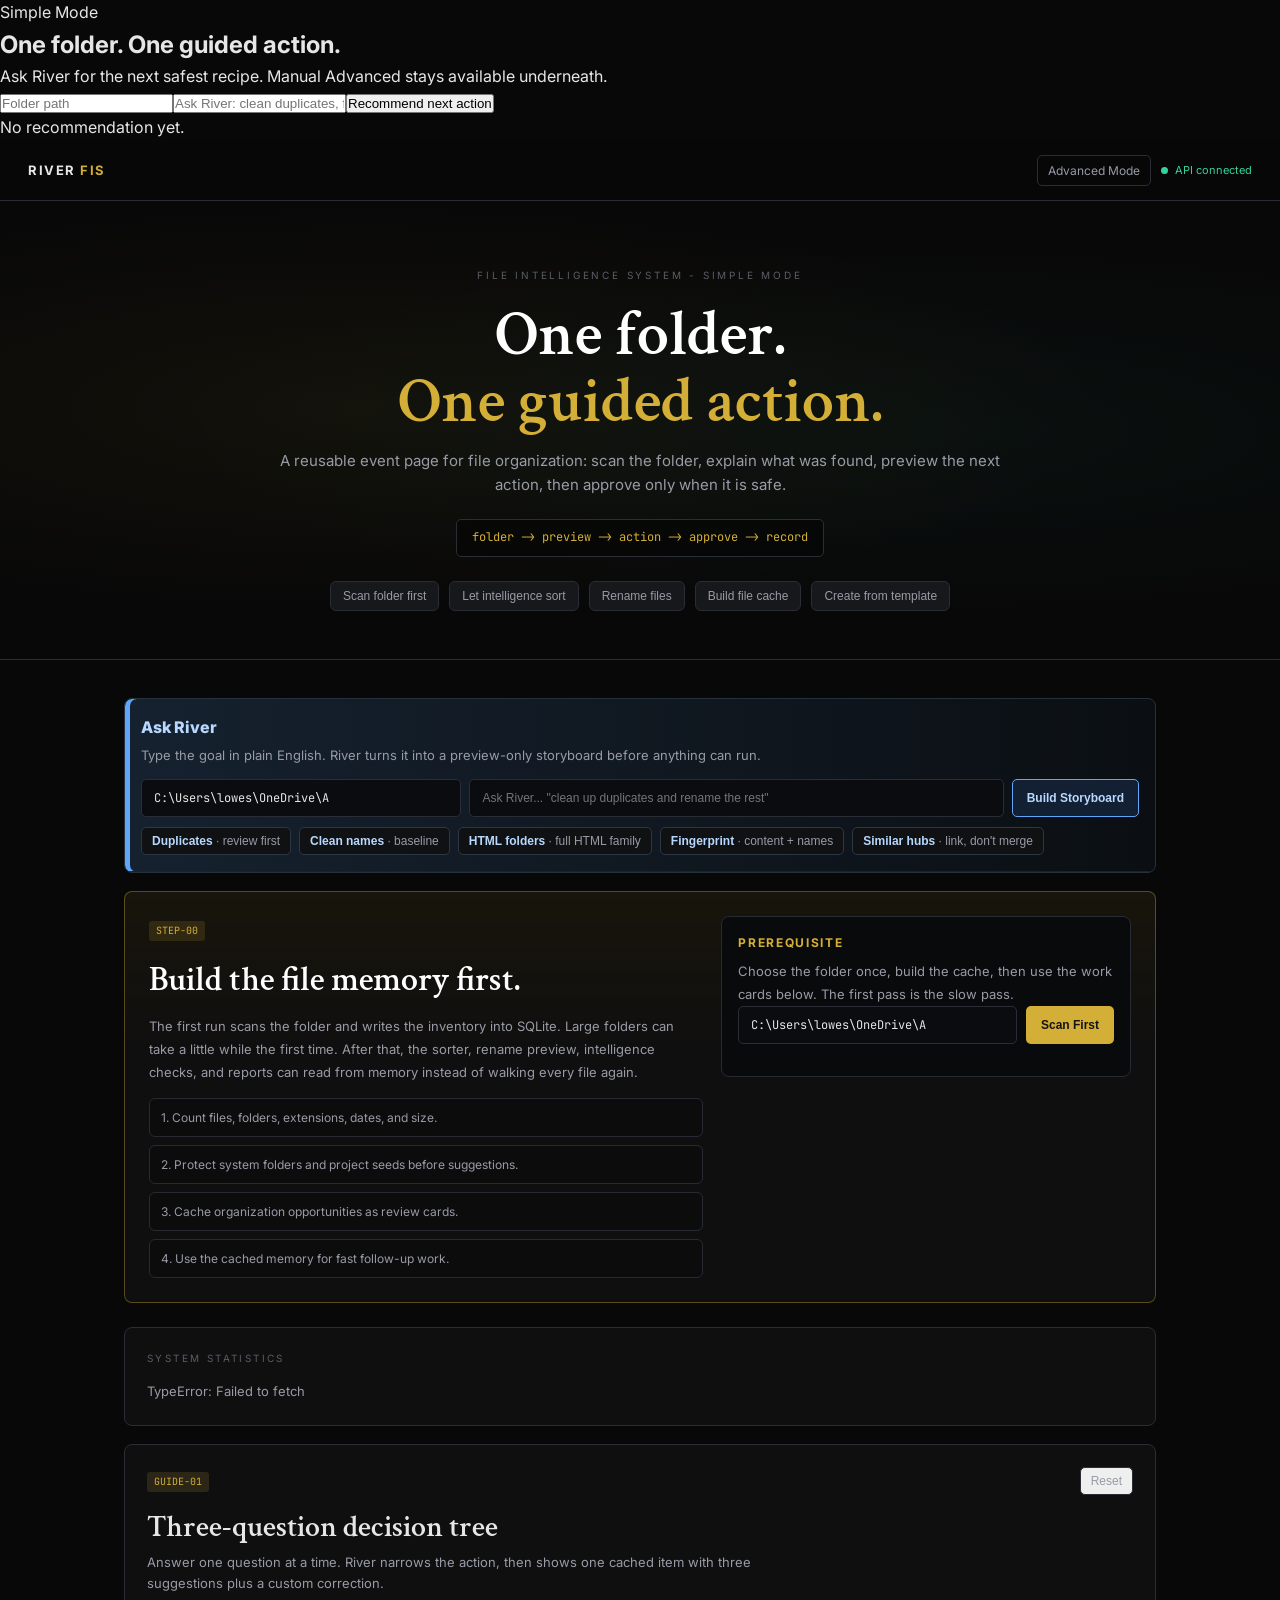
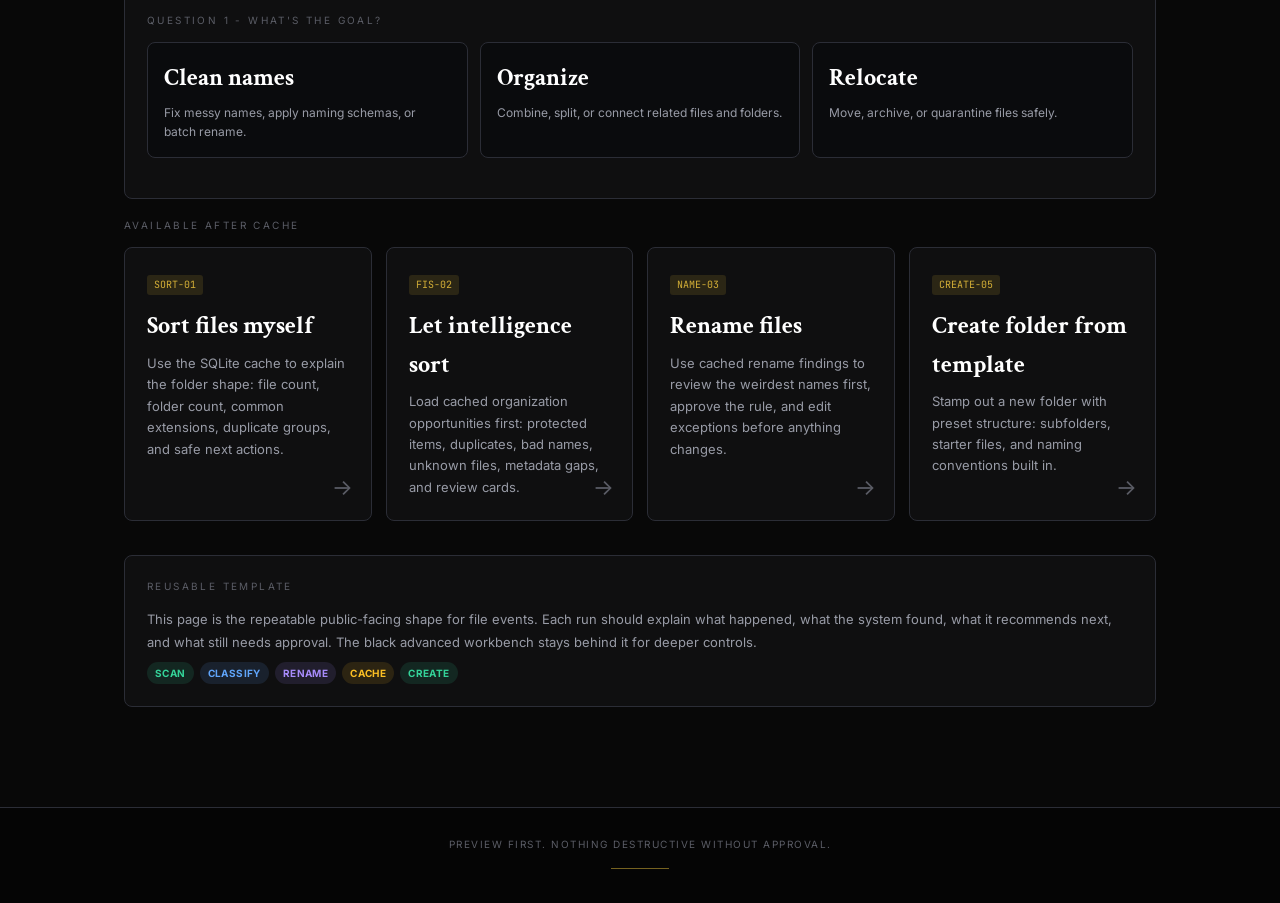
<file: ui/simple.html>
<!DOCTYPE html>
<html lang="en">
<head>
<meta charset="UTF-8">
<meta name="viewport" content="width=device-width, initial-scale=1.0">
<title>River - File Intelligence System</title>
<meta name="description" content="Guided file organization with preview-first safety.">
<link rel="preconnect" href="https://fonts.googleapis.com">
<link rel="preconnect" href="https://fonts.gstatic.com" crossorigin>
<link href="https://fonts.googleapis.com/css2?family=Crimson+Text:wght@400;600&family=Inter:wght@300;400;500;600;700&family=JetBrains+Mono:wght@400;500&display=swap" rel="stylesheet">
<style>
:root {
  --bg: #080808;
  --surface: #0f0f10;
  --surface2: #17181b;
  --surface3: #202229;
  --border: #2b2d36;
  --border-hover: #d4af37;
  --gold: #d4af37;
  --gold-dim: rgba(212,175,55,0.14);
  --text: #e6e6e6;
  --text-dim: #989ba6;
  --text-muted: #5b5d66;
  --green: #34d399;
  --blue: #60a5fa;
  --purple: #a78bfa;
  --amber: #fbbf24;
  --red: #f87171;
  --teal: #2dd4bf;
}
* { box-sizing: border-box; margin: 0; padding: 0; }
body {
  font-family: Inter, system-ui, sans-serif;
  background: var(--bg);
  color: var(--text);
  min-height: 100vh;
  line-height: 1.6;
}
.serif { font-family: "Crimson Text", serif; }
.mono { font-family: "JetBrains Mono", monospace; }
.topbar {
  display: flex;
  justify-content: space-between;
  align-items: center;
  gap: 18px;
  padding: 14px 28px;
  border-bottom: 1px solid var(--border);
  background: rgba(8,8,8,0.92);
  position: sticky;
  top: 0;
  z-index: 10;
}
.brand { font-size: 13px; font-weight: 700; letter-spacing: 0.12em; }
.brand span { color: var(--gold); }
.topnav { display: flex; align-items: center; gap: 10px; flex-wrap: wrap; }
.status { color: var(--green); font-size: 11px; }
.status::before {
  content: "";
  width: 7px;
  height: 7px;
  display: inline-block;
  border-radius: 50%;
  background: var(--green);
  margin-right: 7px;
}
.mode-link {
  color: var(--text-dim);
  text-decoration: none;
  border: 1px solid var(--border);
  border-radius: 5px;
  padding: 5px 10px;
  font-size: 12px;
}
.mode-link:hover { color: var(--gold); border-color: var(--gold); }
.hero {
  position: relative;
  overflow: hidden;
  text-align: center;
  padding: 66px 24px 48px;
  border-bottom: 1px solid var(--border);
}
.hero::before {
  content: "";
  position: absolute;
  inset: 0;
  background:
    radial-gradient(ellipse at 28% 45%, rgba(212,175,55,0.055) 0%, transparent 58%),
    radial-gradient(ellipse at 72% 50%, rgba(45,212,191,0.04) 0%, transparent 58%);
  pointer-events: none;
}
.hero > * { position: relative; }
.hero-label {
  color: var(--text-muted);
  font-size: 10px;
  letter-spacing: 0.28em;
  text-transform: uppercase;
  margin-bottom: 18px;
}
.hero h1 {
  font-family: "Crimson Text", serif;
  font-size: clamp(2.35rem, 5vw, 4rem);
  line-height: 1.05;
  font-weight: 600;
  color: white;
  margin-bottom: 14px;
}
.hero h1 span { color: var(--gold); }
.hero-sub {
  max-width: 720px;
  margin: 0 auto 22px;
  color: var(--text-dim);
  font-size: 15px;
}
.flow-pill {
  display: inline-block;
  color: var(--gold);
  background: rgba(0,0,0,0.42);
  border: 1px solid var(--border);
  border-radius: 5px;
  padding: 8px 15px;
  font-size: 12px;
}
.quick-links {
  display: flex;
  justify-content: center;
  gap: 10px;
  flex-wrap: wrap;
  margin-top: 24px;
}
.quick-link {
  border: 1px solid var(--border);
  background: var(--surface2);
  border-radius: 6px;
  padding: 7px 12px;
  color: var(--text-dim);
  text-decoration: none;
  font-size: 12px;
  cursor: pointer;
}
.quick-link:hover { border-color: var(--gold); color: var(--gold); }
.main {
  max-width: 1080px;
  margin: 0 auto;
  padding: 38px 24px 82px;
}
.ask-river {
  margin-bottom: 18px;
  background: #0b0f13;
  border: 1px solid #26323a;
  border-radius: 8px;
  overflow: hidden;
  box-shadow: inset 5px 0 0 var(--blue);
}
.ask-river-head {
  padding: 16px;
  background: linear-gradient(90deg, rgba(96,165,250,0.12), rgba(0,0,0,0));
  border-bottom: 1px solid #1a2329;
}
.ask-river-title {
  color: #b7d8ff;
  font-weight: 800;
  margin-bottom: 4px;
}
.ask-river-grid {
  display: grid;
  grid-template-columns: minmax(180px, 0.9fr) minmax(260px, 1.5fr) auto;
  gap: 8px;
  margin-top: 12px;
}
.ask-chip-row, .story-row {
  display: flex;
  gap: 8px;
  flex-wrap: wrap;
  margin-top: 10px;
}
.ask-chip {
  border: 1px solid #2d3744;
  background: #101113;
  color: var(--text-dim);
  border-radius: 5px;
  padding: 6px 10px;
  cursor: pointer;
  font-size: 12px;
}
.ask-chip strong { color: #b7d8ff; }
.story-panel {
  padding: 14px 16px 16px;
}
.story-card {
  min-width: 160px;
  flex: 1;
  background: #111418;
  border: 1px solid #2c3b4a;
  border-radius: 6px;
  padding: 10px;
}
.story-card strong {
  color: #b7d8ff;
  display: block;
  margin-bottom: 4px;
}
.story-arrow {
  color: var(--text-muted);
  display: flex;
  align-items: center;
  font-weight: 800;
}
.section-label {
  color: var(--text-muted);
  font-size: 10px;
  letter-spacing: 0.24em;
  text-transform: uppercase;
  margin-bottom: 14px;
}
.workflow-grid {
  display: grid;
  grid-template-columns: repeat(auto-fit, minmax(235px, 1fr));
  gap: 14px;
  margin-bottom: 34px;
}
.workflow-card {
  background: var(--surface);
  border: 1px solid var(--border);
  border-radius: 8px;
  padding: 22px;
  cursor: pointer;
  transition: border-color 0.2s, transform 0.18s, box-shadow 0.2s;
  position: relative;
  min-height: 178px;
}
.workflow-card:hover {
  transform: translateY(-2px);
  border-color: var(--gold);
  box-shadow: 0 8px 24px rgba(212,175,55,0.08);
}
.card-code {
  color: var(--gold);
  background: var(--gold-dim);
  border-radius: 3px;
  display: inline-block;
  padding: 2px 7px;
  font-size: 10px;
  margin-bottom: 12px;
}
.workflow-card h3 {
  font-family: "Crimson Text", serif;
  font-size: 24px;
  color: white;
  margin-bottom: 7px;
}
.workflow-card p {
  color: var(--text-dim);
  font-size: 13px;
  line-height: 1.65;
}
.workflow-card .arrow {
  position: absolute;
  right: 18px;
  bottom: 15px;
  color: var(--text-muted);
}
.preflight-panel {
  background: linear-gradient(180deg, rgba(212,175,55,0.08), rgba(15,15,16,1) 42%);
  border: 1px solid rgba(212,175,55,0.36);
  border-radius: 8px;
  padding: 24px;
  margin-bottom: 24px;
}
.preflight-grid {
  display: grid;
  grid-template-columns: 1.15fr 0.85fr;
  gap: 18px;
  align-items: start;
}
.preflight-panel h2 {
  font-family: "Crimson Text", serif;
  font-size: 34px;
  font-weight: 600;
  color: white;
  margin-bottom: 8px;
}
.preflight-list {
  display: grid;
  gap: 8px;
  margin-top: 14px;
}
.preflight-list div {
  border: 1px solid #272a32;
  background: rgba(0,0,0,0.22);
  border-radius: 6px;
  padding: 9px 11px;
  color: var(--text-dim);
  font-size: 12px;
}
.preflight-status {
  border: 1px solid #272a32;
  border-radius: 8px;
  background: #090a0c;
  padding: 16px;
}
.preflight-status strong {
  display: block;
  color: var(--gold);
  font-size: 12px;
  letter-spacing: 0.14em;
  text-transform: uppercase;
  margin-bottom: 8px;
}
.panel {
  background: var(--surface);
  border: 1px solid var(--border);
  border-radius: 8px;
  padding: 22px;
  margin-bottom: 18px;
}
.panel-head {
  display: flex;
  justify-content: space-between;
  gap: 16px;
  align-items: flex-start;
  margin-bottom: 18px;
}
.panel h2 {
  font-family: "Crimson Text", serif;
  font-size: 30px;
  font-weight: 600;
}
.panel-desc { color: var(--text-dim); font-size: 13px; max-width: 650px; }
.back {
  color: var(--text-dim);
  cursor: pointer;
  font-size: 12px;
  border: 1px solid var(--border);
  border-radius: 5px;
  padding: 6px 10px;
  white-space: nowrap;
}
.back:hover { color: var(--gold); border-color: var(--gold); }
.folder-row {
  display: flex;
  gap: 9px;
  margin-bottom: 16px;
}
.input {
  flex: 1;
  min-width: 180px;
  background: #0b0c0f;
  color: var(--text);
  border: 1px solid var(--border);
  border-radius: 5px;
  padding: 10px 12px;
  font-size: 12px;
}
.input:focus { outline: none; border-color: var(--gold); }
.btn {
  border: 1px solid transparent;
  border-radius: 5px;
  padding: 10px 14px;
  cursor: pointer;
  font-weight: 700;
  font-size: 12px;
  white-space: nowrap;
}
.btn:disabled { opacity: 0.45; cursor: wait; }
.btn-gold { background: var(--gold); color: #141414; }
.btn-blue { background: #132033; border-color: var(--blue); color: #b7d8ff; }
.btn-ghost { background: transparent; border-color: var(--border); color: var(--text-dim); }
.btn-ghost:hover { border-color: var(--gold); color: var(--gold); }
.metric-grid {
  display: grid;
  grid-template-columns: repeat(auto-fit, minmax(140px, 1fr));
  gap: 10px;
  margin: 16px 0;
}
.metric {
  background: #0a0b0d;
  border: 1px solid #20222a;
  border-radius: 6px;
  padding: 13px;
}
.metric strong { display: block; font-size: 24px; color: white; }
.metric span { color: var(--text-muted); font-size: 11px; }
.stats-split {
  display: grid;
  grid-template-columns: repeat(auto-fit, minmax(250px, 1fr));
  gap: 12px;
}
.choice-grid {
  display: grid;
  grid-template-columns: repeat(auto-fit, minmax(210px, 1fr));
  gap: 12px;
  margin: 14px 0 18px;
}
.choice-card {
  border: 1px solid var(--border);
  background: #0a0b0d;
  border-radius: 8px;
  padding: 16px;
  cursor: pointer;
}
.choice-card:hover,
.choice-card.selected {
  border-color: var(--gold);
  background: rgba(212,175,55,0.08);
  box-shadow: 0 8px 24px rgba(212,175,55,0.12);
}
.choice-card.selected { border-width: 2px; }
.choice-card h3 {
  font-family: "Crimson Text", serif;
  color: white;
  font-size: 24px;
  margin-bottom: 6px;
}
.choice-card p { color: var(--text-dim); font-size: 12px; }
.review-item {
  border: 1px solid rgba(96,165,250,0.24);
  background: rgba(96,165,250,0.06);
  border-radius: 8px;
  padding: 16px;
  margin: 14px 0;
}
.current-item {
  border: 1px solid rgba(212,175,55,0.42);
  background: rgba(212,175,55,0.08);
  border-radius: 8px;
  padding: 15px;
  margin: 14px 0;
}
.current-item h4 {
  color: white;
  font-family: "Crimson Text", serif;
  font-size: 25px;
  margin-bottom: 6px;
}
.current-item .path {
  color: var(--text-muted);
  display: block;
  margin-top: 8px;
  overflow-wrap: anywhere;
}
.before-after {
  display: grid;
  grid-template-columns: repeat(auto-fit, minmax(220px, 1fr));
  gap: 10px;
  margin-top: 12px;
}
.before-after div {
  border: 1px solid #252832;
  background: rgba(0,0,0,0.25);
  border-radius: 6px;
  padding: 10px;
}
.before-after span {
  display: block;
  color: var(--text-muted);
  font-size: 10px;
  letter-spacing: 0.12em;
  text-transform: uppercase;
  margin-bottom: 5px;
}
.before-after strong {
  color: white;
  overflow-wrap: anywhere;
}
.suggestion-list {
  display: grid;
  gap: 9px;
  margin-top: 12px;
}
.suggestion-card {
  border: 1px solid #252832;
  background: #08090b;
  border-radius: 7px;
  padding: 12px;
  cursor: pointer;
}
.suggestion-card.recommended { border-color: var(--gold); }
.suggestion-card:hover { border-color: var(--blue); }
.suggestion-card strong { color: white; }
.custom-row {
  display: flex;
  gap: 9px;
  margin-top: 10px;
}
.result-card {
  background: #0a0b0d;
  border: 1px solid #20222a;
  border-radius: 8px;
  padding: 16px;
  margin-top: 12px;
}
.result-title {
  display: flex;
  justify-content: space-between;
  gap: 12px;
  align-items: center;
  margin-bottom: 10px;
}
.result-title h3 {
  font-family: "Crimson Text", serif;
  color: white;
  font-size: 23px;
}
.tag-row { display: flex; flex-wrap: wrap; gap: 6px; margin-top: 8px; }
.tag {
  border-radius: 999px;
  padding: 3px 8px;
  font-size: 10px;
  font-weight: 700;
  letter-spacing: 0.04em;
  text-transform: uppercase;
}
.tag-green { background: rgba(52,211,153,0.12); color: var(--green); }
.tag-blue { background: rgba(96,165,250,0.12); color: var(--blue); }
.tag-purple { background: rgba(167,139,250,0.12); color: var(--purple); }
.tag-amber { background: rgba(251,191,36,0.12); color: var(--amber); }
.tag-red { background: rgba(248,113,113,0.12); color: var(--red); }
.table {
  width: 100%;
  border-collapse: collapse;
  margin-top: 12px;
  font-size: 12px;
}
.table th, .table td {
  text-align: left;
  border-bottom: 1px solid #1c1e25;
  padding: 8px 7px;
  color: var(--text-dim);
}
.table th { color: var(--text-muted); font-size: 10px; letter-spacing: 0.12em; text-transform: uppercase; }
.table td.clean { color: var(--green); }
.approval-toolbar {
  display: flex;
  align-items: center;
  justify-content: space-between;
  flex-wrap: wrap;
  gap: 10px;
  border: 1px solid var(--border);
  border-radius: 8px;
  background: rgba(255,255,255,0.025);
  padding: 10px;
  margin-top: 14px;
}
.approval-tools { display: flex; flex-wrap: wrap; align-items: center; gap: 8px; }
.schema-select {
  background: var(--surface2);
  color: var(--text);
  border: 1px solid var(--border);
  border-radius: 6px;
  padding: 8px 10px;
}
.sample-group {
  border: 1px solid var(--border);
  border-radius: 8px;
  overflow: hidden;
  margin-top: 14px;
}
.sample-heading {
  display: flex;
  justify-content: space-between;
  gap: 12px;
  align-items: center;
  padding: 10px 12px;
  background: var(--surface2);
  border-bottom: 1px solid var(--border);
}
.sample-heading h4 {
  color: white;
  font-size: 13px;
  font-weight: 700;
}
.approval-row {
  display: grid;
  grid-template-columns: 34px minmax(210px, 0.9fr) minmax(360px, 1.35fr) 126px;
  gap: 12px;
  align-items: center;
  padding: 12px;
  border-bottom: 1px solid #1c1e25;
}
.approval-row:last-child { border-bottom: 0; }
.approval-row.warning { background: rgba(251,191,36,0.045); }
.approval-check {
  width: 18px;
  height: 18px;
  accent-color: var(--gold);
}
.rename-name {
  color: var(--text);
  font-size: 12px;
  overflow-wrap: anywhere;
}
.rename-path {
  color: var(--text-muted);
  font-size: 10px;
  margin-top: 2px;
  overflow-wrap: anywhere;
}
.rename-input {
  width: 100%;
  min-height: 34px;
  background: #08090b;
  border: 1px solid var(--border);
  border-radius: 6px;
  color: var(--green);
  padding: 7px 9px;
}
.rename-input:focus {
  outline: none;
  border-color: var(--gold);
}
.suggestion-strip {
  display: grid;
  grid-template-columns: repeat(3, minmax(0, 1fr));
  gap: 7px;
  margin-top: 8px;
}
.suggestion-mini {
  border: 1px solid var(--border);
  background: rgba(255,255,255,0.025);
  border-radius: 6px;
  color: var(--text-dim);
  padding: 7px;
  text-align: left;
  cursor: pointer;
  min-height: 54px;
}
.suggestion-mini:hover {
  border-color: var(--gold);
  color: var(--text);
}
.suggestion-mini strong {
  display: block;
  color: var(--gold);
  font-size: 9px;
  letter-spacing: 0.12em;
  text-transform: uppercase;
  margin-bottom: 3px;
}
.suggestion-mini span {
  display: block;
  overflow-wrap: anywhere;
  font-family: "JetBrains Mono", monospace;
  font-size: 10px;
  line-height: 1.35;
}
.trust-panel {
  display: grid;
  grid-template-columns: repeat(3, minmax(0, 1fr));
  gap: 10px;
  margin-top: 14px;
}
.trust-card {
  border: 1px solid var(--border);
  border-radius: 8px;
  padding: 12px;
  background: rgba(255,255,255,0.025);
}
.trust-card strong {
  display: block;
  color: white;
  font-size: 13px;
  margin-bottom: 4px;
}
.trust-card span {
  color: var(--text-dim);
  font-size: 12px;
}
.approve-count {
  color: var(--gold);
  font-weight: 700;
}
.approval-empty {
  padding: 18px;
  color: var(--text-dim);
}
.explain {
  color: var(--text-dim);
  font-size: 13px;
  line-height: 1.75;
}
.notice {
  margin-top: 14px;
  padding: 12px;
  border-radius: 6px;
  border: 1px solid var(--border);
  color: var(--text-dim);
  background: rgba(0,0,0,0.28);
  font-size: 12px;
}
.actions { display: flex; flex-wrap: wrap; gap: 8px; margin-top: 14px; }
.footer {
  border-top: 1px solid var(--border);
  background: #050505;
  padding: 28px 24px 34px;
  text-align: center;
  color: var(--text-muted);
  font-size: 10px;
  letter-spacing: 0.15em;
  text-transform: uppercase;
}
.footer::after {
  content: "";
  display: block;
  width: 58px;
  height: 1px;
  margin: 16px auto 0;
  background: var(--gold);
  opacity: 0.55;
}
@media (max-width: 640px) {
  .topbar, .panel-head, .folder-row { flex-direction: column; align-items: stretch; }
  .preflight-grid { grid-template-columns: 1fr; }
  .approval-row { grid-template-columns: 28px 1fr; }
  .approval-row > :nth-child(3), .approval-row > :nth-child(4) { grid-column: 2; }
  .suggestion-strip, .trust-panel { grid-template-columns: 1fr; }
  .hero { padding-top: 42px; }
  .main { padding: 28px 16px 42px; }
}
</style>
<link rel="stylesheet" href="styles/storyboard.css">
</head>
<body>
<div class="topbar">
  <div class="brand">RIVER <span>FIS</span></div>
  <div class="topnav">
    <a class="mode-link" href="/">Advanced Mode</a>
    <span class="status">API connected</span>
  </div>
</div>

<section class="hero">
  <div class="hero-label">File Intelligence System - Simple Mode</div>
  <h1>One folder.<br><span>One guided action.</span></h1>
  <p class="hero-sub">A reusable event page for file organization: scan the folder, explain what was found, preview the next action, then approve only when it is safe.</p>
  <div class="flow-pill mono">folder -> preview -> action -> approve -> record</div>
  <div class="quick-links">
    <button class="quick-link" id="heroScanBtn">Scan folder first</button>
    <button class="quick-link" data-flow="intel">Let intelligence sort</button>
    <button class="quick-link" data-flow="rename">Rename files</button>
    <button class="quick-link" data-flow="cache">Build file cache</button>
    <button class="quick-link" data-flow="create">Create from template</button>
  </div>
</section>

<main class="main">
  <div id="app"></div>
</main>

<footer class="footer">Preview first. Nothing destructive without approval.</footer>

<script>
const API = "http://127.0.0.1:61845";
const DEFAULT_PATH = "C:\\Users\\lowes\\OneDrive\\A";
let state = {
  flow: null,
  path: DEFAULT_PATH,
  busy: false,
  result: null,
  message: "",
  stats: null,
  rename: { schema: "baseline", seed: 0 },
  decision: { goal: null, action: null, items: [], index: 0, saved: 0, custom: "" },
  intel: { step: 0, decisions: {} },
  intent: { query: "", plan: null }
};

const flows = {
  sort: {
    code: "SORT-01",
    title: "Sort files myself",
    desc: "Use the SQLite cache to explain the folder shape: file count, folder count, common extensions, duplicate groups, and safe next actions.",
    route: path => `${API}/api/cache/summary?root=${encodeURIComponent(path)}`,
    button: "Load Cached Preview",
    tag: "Manual"
  },
  intel: {
    code: "FIS-02",
    title: "Let intelligence sort",
    desc: "Load cached organization opportunities first: protected items, duplicates, bad names, unknown files, metadata gaps, and review cards.",
    route: path => `${API}/api/findings?root=${encodeURIComponent(path)}&min_weight=3`,
    button: "Start Intelligence Walkthrough",
    tag: "Cache"
  },
  rename: {
    code: "NAME-03",
    title: "Rename files",
    desc: "Use cached rename findings to review the weirdest names first, approve the rule, and edit exceptions before anything changes.",
    route: path => `${API}/api/cache/rename-sample?root=${encodeURIComponent(path)}&schema=${encodeURIComponent(state.rename.schema)}&seed=${encodeURIComponent(state.rename.seed)}`,
    button: "Load Rename Review",
    tag: "Rename"
  },
  cache: {
    code: "CACHE-04",
    title: "Build file cache",
    desc: "Scan folder inventory into the shared FIS database so the dashboard can load folder knowledge quickly.",
    route: path => `${API}/api/cache/scan?path=${encodeURIComponent(path)}&recursive=true&follow_links=true&max=250000`,
    button: "Scan Into Cache",
    tag: "SQLite"
  },
  create: {
    code: "CREATE-05",
    title: "Create folder from template",
    desc: "Stamp out a new folder with preset structure: subfolders, starter files, and naming conventions built in.",
    route: null,
    button: "Create Folder",
    tag: "Template"
  }
};

const decisionGoals = {
  clean: {
    title: "Clean names",
    desc: "Fix messy names, apply naming schemas, or batch rename.",
    actions: {
      baseline: { title: "Baseline", desc: "lowercase + hyphens" },
      date_schema: { title: "Date schema", desc: "YYYY-MM-DD prefix" },
      domain_schema: { title: "Domain schema", desc: "domain__topic__type" }
    }
  },
  organize: {
    title: "Organize",
    desc: "Combine, split, or connect related files and folders.",
    actions: {
      combine: { title: "Combine", desc: "merge related folders" },
      separate: { title: "Separate", desc: "split by type, domain, or date" },
      hub: { title: "Link / Hub", desc: "connect without moving" }
    }
  },
  relocate: {
    title: "Relocate",
    desc: "Move, archive, or quarantine files safely.",
    actions: {
      move: { title: "Move", desc: "put it where it belongs" },
      archive: { title: "Archive", desc: "remove from active but preserve" },
      delete_later: { title: "Delete Later", desc: "quarantine with review" }
    }
  }
};

function esc(value) {
  return String(value ?? "").replace(/[&<>"']/g, ch => ({
    "&": "&amp;", "<": "&lt;", ">": "&gt;", '"': "&quot;", "'": "&#39;"
  }[ch]));
}

function fmtInt(value) {
  const num = Number(value || 0);
  return Number.isFinite(num) ? num.toLocaleString() : "0";
}

function fmtBytes(value) {
  const bytes = Number(value || 0);
  if (!Number.isFinite(bytes) || bytes <= 0) return "0 B";
  const units = ["B", "KB", "MB", "GB", "TB"];
  let size = bytes;
  let index = 0;
  while (size >= 1024 && index < units.length - 1) {
    size /= 1024;
    index += 1;
  }
  return `${size.toFixed(size >= 10 || index === 0 ? 0 : 1)} ${units[index]}`;
}

function setFlow(flow) {
  state = { ...state, flow, result: null, message: "" };
  render();
}

function goHome() {
  state = { ...state, flow: null, result: null, message: "" };
  render();
}

async function runFlow() {
  const spec = flows[state.flow];
  if (!spec || !state.path.trim()) return;
  state = { ...state, busy: true, result: null, message: "Working..." };
  render();
  try {
    let data;
    if (state.flow === "create") {
      const res = await fetch(API + "/api/create/folder", {
        method: "POST",
        headers: {"Content-Type": "application/json"},
        body: JSON.stringify({
          parent: state.path,
          name: state.createName || "my-new-folder",
          template: state.createTemplate || "station"
        })
      });
      data = await res.json();
    } else {
      const res = await fetch(spec.route(state.path));
      data = await res.json();
    }
    state = { ...state, busy: false, result: data, message: data.error ? data.error : "Preview ready." };
  } catch (err) {
    state = { ...state, busy: false, result: { error: String(err) }, message: "Could not reach the local API." };
  }
  render();
}

async function runPreflightScan() {
  if (!state.path.trim()) return;
  state = { ...state, flow: null, busy: true, result: null, message: "Building file memory..." };
  render();
  try {
    const res = await fetch(flows.cache.route(state.path));
    const data = await res.json();
    state = {
      ...state,
      busy: false,
      result: data,
      message: data.error ? data.error : "File memory is ready. Starting River classification in the background..."
    };
    if (!data.error) runBackgroundNlpClassify();
  } catch (err) {
    state = { ...state, busy: false, result: { error: String(err) }, message: "Could not reach the local API." };
  }
  render();
}

async function runBackgroundNlpClassify() {
  try {
    const res = await fetch(`${API}/api/cache/classify?root=${encodeURIComponent(state.path)}&limit=300&only_unclassified=true&nlp=true`);
    const data = await res.json();
    if (data.error) {
      state = { ...state, message: `File memory is ready. River classification needs review: ${data.error}` };
    } else {
      state = { ...state, message: `File memory is ready. River classified ${fmtInt(data.total || 0)} cached files for review.` };
    }
  } catch (err) {
    state = { ...state, message: "File memory is ready. River classification can run from Intelligence when the API is free." };
  }
  render();
}

async function loadStats() {
  try {
    const res = await fetch(`${API}/api/cache/status`);
    const data = await res.json();
    state = { ...state, stats: data };
    render();
  } catch (err) {
    state = { ...state, stats: { error: String(err) } };
    render();
  }
}

function resetDecision() {
  state = {
    ...state,
    decision: { goal: null, action: null, items: [], index: 0, saved: 0, custom: "" },
    message: ""
  };
  render();
}

function selectDecisionGoal(goal) {
  state = {
    ...state,
    decision: { ...state.decision, goal, action: null, items: [], index: 0, custom: "" },
    message: ""
  };
  render();
}

async function askRiver(queryOverride = "") {
  const input = document.getElementById("askRiverInput");
  const query = (queryOverride || input?.value || state.intent.query || "").trim();
  if (!query) {
    state = { ...state, message: "Tell River what you want to do first." };
    render();
    return;
  }
  state = { ...state, busy: true, intent: { ...state.intent, query }, message: "River is building a preview storyboard..." };
  render();
  try {
    const res = await fetch(`${API}/api/intent`, {
      method: "POST",
      headers: { "Content-Type": "application/json" },
      body: JSON.stringify({ path: state.path, query })
    });
    const plan = await res.json();
    state = { ...state, busy: false, intent: { query, plan }, message: "Storyboard ready. Nothing has changed." };
  } catch (err) {
    state = { ...state, busy: false, message: "River could not build that storyboard yet." };
  }
  render();
}

function askRiverHtml() {
  const plan = state.intent.plan;
  const chips = [
    ["Duplicates", "find duplicate files and send them to review", "review first"],
    ["Clean names", "rename messy files to baseline slug", "baseline"],
    ["HTML folders", "find folders that are mostly HTML pages", "full HTML family"],
    ["Fingerprint", "fingerprint similar Logos papers and naming patterns", "content + names"],
    ["Similar hubs", "find scattered similar folders and create a hub", "link, don't merge"],
  ];
  return `
    <section class="ask-river">
      <div class="ask-river-head">
        <div class="ask-river-title">Ask River</div>
        <p class="explain">Type the goal in plain English. River turns it into a preview-only storyboard before anything can run.</p>
        <div class="ask-river-grid">
          <input class="input mono" id="askPathInput" value="${esc(state.path)}">
          <input class="input" id="askRiverInput" value="${esc(state.intent.query || "")}" placeholder='Ask River... "clean up duplicates and rename the rest"'>
          <button class="btn btn-blue" id="askRiverBtn" ${state.busy ? "disabled" : ""}>${state.busy ? "Thinking..." : "Build Storyboard"}</button>
        </div>
        <div class="ask-chip-row">
          ${chips.map(([label, query, hint]) => `<button class="ask-chip" data-ask="${esc(query)}"><strong>${label}</strong> · ${hint}</button>`).join("")}
        </div>
      </div>
      ${plan ? `
        <div class="story-panel">
          <div class="result-title"><h3>Storyboard preview</h3><span class="tag tag-blue">${Math.round((plan.confidence || 0) * 100)}% fit</span></div>
          <p class="explain">${esc(plan.safety || "Preview only.")}</p>
          <div class="story-row">
            ${(plan.blocks || []).map((b, i) => `
              ${i ? `<span class="story-arrow">-&gt;</span>` : ""}
              <div class="story-card">
                <strong>${esc(b.title)}</strong>
                <p class="explain">${esc(b.purpose)}</p>
              </div>
            `).join("")}
          </div>
          <div class="tag-row" style="margin-top:12px">
            <a class="btn btn-ghost" href="/">Edit in Advanced</a>
            <span class="tag tag-green">no file changes</span>
          </div>
        </div>
      ` : ""}
    </section>
  `;
}

async function selectDecisionAction(action) {
  const decision = { ...state.decision, action, items: [], index: 0, custom: "" };
  state = { ...state, decision, busy: true, message: "Loading cached review cards..." };
  render();
  try {
    const items = await loadDecisionItems(decision.goal, action);
    state = {
      ...state,
      busy: false,
      decision: { ...decision, items },
      message: items.length ? "Review cards loaded from SQLite." : "No cached cards found for that action yet."
    };
  } catch (err) {
    state = { ...state, busy: false, message: "Could not load cached review cards." };
  }
  render();
}

async function loadDecisionItems(goal, action) {
  if (goal === "clean") {
    const res = await fetch(`${API}/api/cache/rename-plan?root=${encodeURIComponent(state.path)}&limit=50`);
    const data = await res.json();
    return (data.operations || []).map(op => ({
      kind: "rename",
      path: op.filepath,
      filename: op.filename,
      evidence: `Current name: ${op.filename}`,
      weight: op.status === "collision" ? 8 : 7,
      base: op.baseline,
      status: op.status
    }));
  }
  const res = await fetch(`${API}/api/cache/findings?root=${encodeURIComponent(state.path)}&limit=80`);
  const data = await res.json();
  const actionTypes = {
    combine: ["tiny_folder", "similar_folder_names", "single_theme_cluster"],
    separate: ["archive_export_residue", "mixed_purpose_folder", "unknown_file", "bad_folder_name"],
    hub: ["single_theme_cluster", "project_seed"],
    move: ["wrong_location_file", "orphan_file", "unknown_file"],
    archive: ["archive_export_residue", "old_inactive_folder", "large_space_user"],
    delete_later: ["empty_folder", "duplicate_filename_size"]
  };
  const allowed = actionTypes[action] || [];
  return (data.findings || [])
    .filter(f => !allowed.length || allowed.includes(f.finding_type))
    .map(f => ({
      kind: "finding",
      finding_type: f.finding_type,
      path: f.path,
      filename: (f.path || "").split(/[\\/]/).pop(),
      evidence: f.evidence,
      title: f.title,
      weight: f.weight,
      suggested_action: f.suggested_action
    }));
}

function resetIntelWalkthrough() {
  state = { ...state, intel: { step: 0, decisions: {} }, message: "" };
  render();
}

async function decideIntelTier(action, tier) {
  const schemaEl = document.getElementById("intelSchema");
  const schema = schemaEl ? schemaEl.value : "baseline";
  const findings = (tier.findings || []).slice(0, action === "approve" ? 25 : 1);
  state = { ...state, busy: true, message: "Recording decision..." };
  render();
  try {
    for (const finding of findings) {
      await fetch(`${API}/api/findings/decide`, {
        method: "POST",
        headers: { "Content-Type": "application/json" },
        body: JSON.stringify({
          finding_id: finding.finding_id,
          action,
          schema,
          tier_weight: tier.weight,
          tier_title: tier.title
        })
      });
    }
    const key = String(tier.weight);
    const decisions = {
      ...state.intel.decisions,
      [key]: { action, schema, count: findings.length, title: tier.title }
    };
    state = {
      ...state,
      busy: false,
      intel: { ...state.intel, decisions, step: state.intel.step + 1 },
      message: `${actionLabel(action)} recorded for ${findings.length} item(s).`
    };
  } catch (err) {
    state = { ...state, busy: false, message: "Could not record that decision." };
  }
  render();
}

function actionLabel(action) {
  return {
    approve: "Approved",
    skip: "Skipped",
    disapprove: "Disapproved",
    defer: "Deferred",
    auto_approve: "Auto-approved"
  }[action] || action;
}

function decisionSuggestions(item) {
  const goal = state.decision.goal;
  const action = state.decision.action;
  if (!item) return [];
  if (goal === "clean") {
    const base = item.base || "clean-name";
    const stem = base.replace(/\.[^.]+$/, "");
    const ext = (base.match(/\.[^.]+$/) || [""])[0];
    return [
      { source: "Rules engine", value: base, confidence: 72 },
      { source: "River", value: action === "domain_schema" ? `brain_system__${stem.replaceAll("-", "_")}__v01${ext}` : base, confidence: 84, recommended: true },
      { source: "NLP", value: action === "date_schema" ? `2026-06-14-${base}` : `programming__${stem.replaceAll("-", "_")}__v01${ext}`, confidence: 68 }
    ];
  }
  const pathName = item.filename || "selected item";
  const actionText = {
    combine: "combine into reviewed theme folder",
    separate: "separate into clearer sub-buckets",
    hub: "create a hub link without moving files",
    move: "move to the best matching active folder",
    archive: "archive after review",
    delete_later: "send to delete-later quarantine"
  }[action] || "review";
  return [
    { source: "Rules engine", value: item.suggested_action || actionText, confidence: 70 },
    { source: "River", value: actionText, confidence: Math.min(92, 65 + Number(item.weight || 5) * 3), recommended: true },
    { source: "NLP", value: `review ${pathName} as ${item.finding_type || "organization item"}`, confidence: 64 }
  ];
}

async function chooseDecisionOption(choice, customValue = "") {
  const item = state.decision.items[state.decision.index];
  if (!item) return;
  const suggestions = decisionSuggestions(item);
  const selected = choice === "custom"
    ? { source: "Custom", value: customValue || state.decision.custom || "custom answer", confidence: 100 }
    : suggestions[choice];
  if (!selected) return;
  const recommended = suggestions.find(s => s.recommended) || suggestions[1] || suggestions[0];
  const decision = {
    filepath: item.kind === "rename" ? item.path : "",
    filename: item.filename || item.path || "review item",
    ext: item.path ? (item.path.match(/\.[^\\.\\/]+$/) || [""])[0] : "",
    proposed_domain: recommended.value,
    final_domain: selected.value,
    confidence: selected.confidence || 0,
    action: choice === "custom" ? "custom_correction" : "guided_choice",
    source: selected.source,
    keywords: [state.decision.goal, state.decision.action, item.kind, item.finding_type || item.status || ""].filter(Boolean),
    goal: state.decision.goal,
    selected_action: state.decision.action,
    shown_options: suggestions,
    river_recommendation: recommended.value,
    selected_option: selected.value,
    correction_weight: choice === "custom" ? 10 : 1
  };
  try {
    await fetch(`${API}/api/decide`, {
      method: "POST",
      headers: { "Content-Type": "application/json" },
      body: JSON.stringify({ decisions: [decision] })
    });
  } catch (err) {
    state = { ...state, message: "Decision could not be recorded." };
    render();
    return;
  }
  const nextIndex = state.decision.index + 1;
  state = {
    ...state,
    decision: { ...state.decision, index: nextIndex, saved: state.decision.saved + 1, custom: "" },
    message: "Decision recorded. River learned from that choice."
  };
  render();
}

function homeHtml() {
  const cacheReady = state.result && state.result.mode === "inventory" && !state.result.error;
  const findingCount = cacheReady ? (state.result.finding_count ?? 0) : null;
  return `
    ${askRiverHtml()}
    <section class="preflight-panel">
      <div class="preflight-grid">
        <div>
          <span class="card-code mono">STEP-00</span>
          <h2>Build the file memory first.</h2>
          <p class="explain">
        The first run scans the folder and writes the inventory into SQLite. Large folders can take a little while the first time. After that, the sorter,
        rename preview, intelligence checks, and reports can read from memory instead of walking every file again.
          </p>
          <div class="preflight-list">
            <div>1. Count files, folders, extensions, dates, and size.</div>
            <div>2. Protect system folders and project seeds before suggestions.</div>
            <div>3. Cache organization opportunities as review cards.</div>
            <div>4. Use the cached memory for fast follow-up work.</div>
          </div>
        </div>
        <div class="preflight-status">
          <strong>${cacheReady ? "Cache Ready" : "Prerequisite"}</strong>
          <p class="explain">
            ${cacheReady
            ? `This folder has been indexed. ${findingCount} organization finding card(s) are ready for review.`
              : "Choose the folder once, build the cache, then use the work cards below. The first pass is the slow pass."}
          </p>
          <div class="folder-row">
            <input class="input mono" id="homePathInput" value="${esc(state.path)}">
            <button class="btn btn-gold" id="homeScanBtn" ${state.busy ? "disabled" : ""}>${state.busy ? "Scanning..." : "Scan First"}</button>
          </div>
          ${state.message ? `<div class="notice">${esc(state.message)}</div>` : ""}
        </div>
      </div>
    </section>
    ${cacheReady ? cacheResult(state.result) : ""}
    ${statsHtml(state.stats)}
    ${decisionTreeHtml()}
    <div class="section-label">${cacheReady ? "Next Workflows" : "Available After Cache"}</div>
    <div class="workflow-grid">
      ${Object.entries(flows).filter(([key]) => key !== "cache").map(([key, flow]) => `
        <article class="workflow-card" data-flow="${key}">
          <span class="card-code mono">${flow.code}</span>
          <h3>${flow.title}</h3>
          <p>${flow.desc}</p>
          <span class="arrow">-&gt;</span>
        </article>
      `).join("")}
    </div>
    <section class="panel">
      <div class="section-label">Reusable Template</div>
      <p class="explain">
        This page is the repeatable public-facing shape for file events. Each run should explain what happened,
        what the system found, what it recommends next, and what still needs approval. The black advanced
        workbench stays behind it for deeper controls.
      </p>
      <div class="tag-row">
        <span class="tag tag-green">scan</span>
        <span class="tag tag-blue">classify</span>
        <span class="tag tag-purple">rename</span>
        <span class="tag tag-amber">cache</span>
        <span class="tag tag-green">create</span>
      </div>
    </section>
  `;
}

function decisionTreeHtml() {
  const d = state.decision;
  const goalSpec = d.goal ? decisionGoals[d.goal] : null;
  const actionSpec = goalSpec && d.action ? goalSpec.actions[d.action] : null;
  const item = d.items[d.index];
  return `
    <section class="panel">
      <div class="panel-head">
        <div>
          <span class="card-code mono">GUIDE-01</span>
          <h2>Three-question decision tree</h2>
          <p class="panel-desc">Answer one question at a time. River narrows the action, then shows one cached item with three suggestions plus a custom correction.</p>
        </div>
        <button class="back" id="resetDecisionBtn">Reset</button>
      </div>

      <div class="section-label">Question 1 - What's the goal?</div>
      <div class="choice-grid">
        ${Object.entries(decisionGoals).map(([key, goal]) => `
          <article class="choice-card ${d.goal === key ? "selected" : ""}" data-goal="${key}">
            <h3>${goal.title}</h3>
            <p>${goal.desc}</p>
          </article>
        `).join("")}
      </div>

      ${goalSpec ? `
        <div class="section-label">Question 2 - Which action?</div>
        <div class="choice-grid">
          ${Object.entries(goalSpec.actions).map(([key, action]) => `
            <article class="choice-card ${d.action === key ? "selected" : ""}" data-action="${key}">
              <h3>${action.title}</h3>
              <p>${action.desc}</p>
            </article>
          `).join("")}
        </div>
      ` : ""}

      ${actionSpec ? reviewCardHtml(item) : ""}
    </section>
  `;
}

function reviewCardHtml(item) {
  const d = state.decision;
  if (state.busy) {
    return `<div class="notice">Loading cached cards from SQLite...</div>`;
  }
  if (!d.items.length) {
    return `
      <div class="review-item">
        <div class="result-title"><h3>Question 3 - Pick for each item</h3><span class="tag tag-amber">waiting</span></div>
        <p class="explain">No cached cards are loaded for this lane yet. If the folder has not been scanned, run Scan First. If it has, this lane may not have matching findings yet.</p>
      </div>
    `;
  }
  if (!item) {
    return `
      <div class="review-item">
        <div class="result-title"><h3>Review complete</h3><span class="tag tag-green">recorded</span></div>
        <p class="explain">${fmtInt(d.saved)} decision(s) recorded. These choices become training data for River's preference engine.</p>
      </div>
    `;
  }
  const suggestions = decisionSuggestions(item);
  const riverPick = suggestions.find(s => s.recommended) || suggestions[1] || suggestions[0] || {};
  const currentLabel = item.kind === "rename" ? "Current name" : "Current item";
  const proposedLabel = item.kind === "rename" ? "River suggested name" : "River suggested action";
  return `
    <div class="review-item">
      <div class="result-title">
        <h3>Question 3 - Choose the best answer</h3>
        <span class="tag tag-blue">${fmtInt(d.index + 1)} of ${fmtInt(d.items.length)}</span>
      </div>
      <div class="current-item">
        <div class="section-label">Now Reviewing</div>
        <h4>${esc(item.title || item.filename || "Cached item")}</h4>
        <p class="explain">${esc(item.evidence || "")}</p>
        <div class="before-after">
          <div>
            <span>${currentLabel}</span>
            <strong>${esc(item.filename || item.path || "item")}</strong>
          </div>
          <div>
            <span>${proposedLabel}</span>
            <strong>${esc(riverPick.value || "review")}</strong>
          </div>
        </div>
        <span class="path mono">${esc(item.path || "")}</span>
      </div>
      <div class="section-label" style="margin-top:14px">River recommends option 2</div>
      <div class="suggestion-list">
        ${suggestions.map((s, i) => `
          <button class="suggestion-card ${s.recommended ? "recommended" : ""}" data-choice="${i}">
            <strong>${i + 1}. ${esc(s.source)} says:</strong> ${esc(s.value)}
            <span class="tag ${s.recommended ? "tag-amber" : "tag-blue"}">${esc(s.confidence)}%</span>
          </button>
        `).join("")}
      </div>
      <div class="custom-row">
        <input class="input mono" id="customDecisionInput" value="${esc(d.custom)}" placeholder="None of these - type the right answer">
        <button class="btn btn-ghost" id="customDecisionBtn">Use custom</button>
      </div>
      <div class="notice">Saved decisions in this session: ${fmtInt(d.saved)}. Custom corrections count more because they teach River what it missed.</div>
    </div>
  `;
}

function statsHtml(stats) {
  if (!stats) {
    return `
      <section class="panel">
        <div class="panel-head">
          <div>
            <span class="card-code mono">TOTALS</span>
            <h2>System statistics</h2>
            <p class="panel-desc">Combined cache totals appear here after the dashboard talks to SQLite.</p>
          </div>
          <button class="back" id="refreshStatsBtn">Refresh totals</button>
        </div>
      </section>
    `;
  }
  if (stats.error) {
    return `<section class="panel"><div class="section-label">System Statistics</div><p class="explain">${esc(stats.error)}</p></section>`;
  }
  const counts = stats.counts || {};
  const latestInventory = (stats.inventory_scans || [])[0];
  return `
    <section class="panel">
      <div class="panel-head">
        <div>
          <span class="card-code mono">TOTALS</span>
          <h2>System statistics</h2>
          <p class="panel-desc">This is the combined SQLite memory: scans, cached files, folders, findings, decisions, and actions across the system.</p>
        </div>
        <button class="back" id="refreshStatsBtn">Refresh totals</button>
      </div>
      <div class="metric-grid">
        <div class="metric"><strong>${fmtInt(counts.files)}</strong><span>Cached files</span></div>
        <div class="metric"><strong>${fmtInt(counts.folders)}</strong><span>Cached folders</span></div>
        <div class="metric"><strong>${fmtInt(counts.findings)}</strong><span>Finding cards</span></div>
        <div class="metric"><strong>${fmtBytes(counts.total_size)}</strong><span>Cached file size</span></div>
        <div class="metric"><strong>${fmtInt(counts.scan_runs)}</strong><span>Scan runs</span></div>
        <div class="metric"><strong>${fmtInt(counts.actions)}</strong><span>Logged actions</span></div>
      </div>
      ${latestInventory ? `
        <div class="notice">
          Latest inventory scan: <strong>${fmtInt(latestInventory.file_count)}</strong> files from
          <span class="mono">${esc(latestInventory.scan_path)}</span>
          <span class="tag ${latestInventory.status === "complete" ? "tag-green" : "tag-amber"}">${esc(latestInventory.status)}</span>
        </div>
      ` : ""}
      <div class="stats-split">
        <div class="notice">
          <div class="section-label">Top File Types</div>
          ${(stats.extensions || []).slice(0, 8).map(row => `<p>${esc(row.ext)} - ${fmtInt(row.count)}</p>`).join("")}
        </div>
        <div class="notice">
          <div class="section-label">Finding Types</div>
          ${(stats.finding_types || []).slice(0, 8).map(row => `<p>${esc(row.finding_type)} - ${fmtInt(row.count)}</p>`).join("") || "<p>No finding cards yet.</p>"}
        </div>
      </div>
    </section>
  `;
}

function wizardHtml() {
  const spec = flows[state.flow];
  return `
    <section class="panel">
      <div class="panel-head">
        <div>
          <span class="card-code mono">${spec.code}</span>
          <h2>${spec.title}</h2>
          <p class="panel-desc">${spec.desc}</p>
        </div>
        <button class="back" id="backBtn">Back to workflows</button>
      </div>
      <div class="section-label">Source Folder</div>
      <div class="folder-row">
        <input class="input mono" id="pathInput" value="${esc(state.path)}">
        <button class="btn btn-gold" id="runBtn" ${state.busy ? "disabled" : ""}>${state.busy ? "Working..." : spec.button}</button>
      </div>
      ${state.flow === "create" ? createForm() : ""}
      ${state.message ? `<div class="notice">${esc(state.message)}</div>` : ""}
    </section>
    ${state.result ? resultHtml(state.flow, state.result) : explainerHtml(state.flow)}
  `;
}

function explainerHtml(flow) {
  const map = {
    sort: "This preview reads the folder shape first. It is meant to answer: what is here, how mixed is it, and what simple sorting action should happen next?",
    intel: "This preview asks the classification engines to create a first-pass read. It should show domain, confidence, and review needs before any action is approved.",
    rename: "This preview only creates clean-name suggestions. The baseline rule is mechanical: lowercase words separated by hyphens.",
    cache: "This preview writes inventory into SQLite. That makes later screens faster and gives the dashboard a shared memory of what was seen.",
    create: "Pick a template, name the folder, and preview the structure before it is created. Templates include preset subfolders and starter files."
  };
  return `
    <section class="result-card">
      <div class="result-title"><h3>What this step does</h3><span class="tag tag-blue">preview only</span></div>
      <p class="explain">${map[flow]}</p>
    </section>
  `;
}

function resultHtml(flow, result) {
  if (result.error) {
    return `<section class="result-card"><div class="result-title"><h3>Needs attention</h3><span class="tag tag-red">error</span></div><p class="explain">${esc(result.error)}</p></section>`;
  }
  if (flow === "sort") return sortResult(result);
  if (flow === "intel") return intelResult(result);
  if (flow === "rename") return renameResult(result);
  if (flow === "cache") return cacheResult(result);
  if (flow === "create") return createResult(result);
  return "";
}

function sortResult(r) {
  const kinds = Object.entries(r.kind_counts || {}).slice(0, 8);
  return `
    <section class="result-card">
      <div class="result-title"><h3>Folder shape</h3><span class="tag tag-green">manual preview</span></div>
      <p class="explain">This folder was inspected for manual sorting. The next safe step is to choose one visible pattern, preview it, and approve it separately.</p>
      <div class="metric-grid">
        <div class="metric"><strong>${r.total_files ?? 0}</strong><span>Files</span></div>
        <div class="metric"><strong>${r.folder_count ?? 0}</strong><span>Folders</span></div>
        <div class="metric"><strong>${r.duplicate_name_groups ?? 0}</strong><span>Duplicate name groups</span></div>
      </div>
      <div class="tag-row">${kinds.map(([k,v]) => `<span class="tag tag-green">${esc(k)} ${v}</span>`).join("") || `<span class="tag tag-amber">no kinds found</span>`}</div>
      <div class="actions">
        <button class="btn btn-ghost">Separate by type - coming</button>
        <button class="btn btn-ghost">Find duplicates - coming</button>
        <button class="btn btn-ghost">Send to review - coming</button>
      </div>
    </section>
  `;
}

function intelResult(r) {
  if (Array.isArray(r.tiers)) return intelWalkthroughResult(r);
  if (Array.isArray(r.findings)) return findingsResult(r);
  const files = (r.files || []).slice(0, 20);
  const domains = {};
  files.forEach(f => { domains[f.domain || "UNKNOWN"] = (domains[f.domain || "UNKNOWN"] || 0) + 1; });
  return `
    <section class="result-card">
      <div class="result-title"><h3>Intelligence read</h3><span class="tag tag-blue">classification</span></div>
      <p class="explain">These are machine suggestions, not file actions. High-confidence items can become an approval batch after review.</p>
      <div class="metric-grid">
        <div class="metric"><strong>${r.total ?? files.length}</strong><span>Files classified</span></div>
        <div class="metric"><strong>${Object.keys(domains).length}</strong><span>Domains seen</span></div>
        <div class="metric"><strong>${r.auto_approve_threshold ?? "-"}</strong><span>Auto threshold</span></div>
      </div>
      <div class="tag-row">${Object.entries(domains).map(([d,c]) => `<span class="tag tag-blue">${esc(d)} ${c}</span>`).join("")}</div>
      ${fileTable(files)}
      <div class="actions"><button class="btn btn-ghost">Approve high confidence - coming</button><button class="btn btn-ghost">Open review queue - coming</button></div>
    </section>
  `;
}

function intelWalkthroughResult(r) {
  const tiers = r.tiers || [];
  const step = Math.min(state.intel.step || 0, tiers.length);
  const tier = tiers[step];
  if (!tiers.length) {
    return `<section class="result-card"><div class="result-title"><h3>No findings ready</h3><span class="tag tag-amber">scan first</span></div><p class="explain">Run Scan First to create weighted finding cards.</p></section>`;
  }
  if (!tier) {
    return intelSummaryCard(r);
  }
  const samples = (tier.findings || []).slice(0, 8);
  const counts = tier.counts || {};
  const auto = tier.weight === 10;
  const badNames = Object.keys(counts).some(k => k.includes("bad"));
  return `
    <section class="result-card">
      <div class="result-title">
        <h3>Step ${fmtInt(step + 1)} - ${esc(tier.title)}</h3>
        <span class="tag ${auto ? "tag-green" : "tag-blue"}">${auto ? "River auto-approved" : "needs approval"}</span>
      </div>
      <p class="explain">${tierExplanation(tier.weight)}</p>
      <div class="metric-grid">
        <div class="metric"><strong>${fmtInt(tier.findings.length)}</strong><span>Finding cards</span></div>
        <div class="metric"><strong>${fmtInt(tier.weight)}</strong><span>Weight</span></div>
        <div class="metric"><strong>${fmtInt(Object.keys(counts).length)}</strong><span>Finding types</span></div>
      </div>
      <div class="tag-row">
        ${Object.entries(counts).map(([type, count]) => `<span class="tag tag-blue">${esc(type)} ${fmtInt(count)}</span>`).join("")}
      </div>
      ${badNames ? namingSchemaPicker() : ""}
      <div class="notice">
        <div class="section-label">Sample Items</div>
        ${samples.map(item => `<p><strong>${esc(item.title)}</strong> - ${esc(item.evidence)}<br><span class="mono">${esc(item.path)}</span></p>`).join("")}
      </div>
      ${auto ? `
        <div class="notice">River marks these as protected. They will not be moved, renamed, archived, or deleted.</div>
        <div class="actions"><button class="btn btn-gold" data-intel-action="auto_approve">Continue</button></div>
      ` : `
        <div class="actions">
          <button class="btn btn-gold" data-intel-action="approve">Approve this step</button>
          <button class="btn btn-ghost" data-intel-action="defer">Defer</button>
          <button class="btn btn-ghost" data-intel-action="skip">Skip</button>
          <button class="btn btn-ghost" data-intel-action="disapprove">Disapprove</button>
        </div>
      `}
      ${state.message ? `<div class="notice">${esc(state.message)}</div>` : ""}
      ${intelRunningSummary()}
    </section>
  `;
}

function tierExplanation(weight) {
  return {
    10: "Safety first: these are protected/system items. River reports them, then leaves them alone.",
    9: "These look like active project seeds or important duplicates. Review carefully before changing anything.",
    8: "These are high-value cleanup opportunities like bad names or wrong-location candidates.",
    7: "These need mapping or review: metadata gaps, unknown files, and archive/export residue.",
    6: "These are structure opportunities: similar folders, scattered themes, or hub candidates.",
    5: "These are low-risk cleanup candidates such as tiny or empty folders.",
    4: "These appear inactive and may belong in archive review.",
    3: "These are storage review candidates, not automatic cleanup targets."
  }[weight] || "Review this group before taking action.";
}

function namingSchemaPicker() {
  return `
    <div class="notice">
      <div class="section-label">Naming Schema</div>
      <select id="intelSchema" class="input">
        <option value="baseline">Baseline - lowercase + hyphens</option>
        <option value="date_first">Date First - YYYY-MM-DD prefix</option>
        <option value="domain_topic">Domain + Topic - domain__topic__type</option>
        <option value="johnny_decimal">Johnny Decimal</option>
        <option value="para">PARA</option>
      </select>
    </div>
  `;
}

function intelRunningSummary() {
  const rows = Object.entries(state.intel.decisions || {});
  if (!rows.length) return `<div class="notice">Running summary: no decisions recorded in this walkthrough yet.</div>`;
  return `
    <div class="notice">
      <div class="section-label">Running Summary</div>
      ${rows.map(([weight, item]) => `<p>Weight ${esc(weight)} - ${esc(item.title)}: ${esc(actionLabel(item.action))} (${fmtInt(item.count)} item(s))</p>`).join("")}
    </div>
  `;
}

function intelSummaryCard(r) {
  const decisions = Object.values(state.intel.decisions || {});
  const total = decisions.reduce((sum, item) => sum + Number(item.count || 0), 0);
  return `
    <section class="result-card">
      <div class="result-title"><h3>Intelligence sort complete</h3><span class="tag tag-green">summary</span></div>
      <p class="explain">River reviewed ${fmtInt(r.finding_count)} cached finding cards in weighted groups.</p>
      <div class="metric-grid">
        <div class="metric"><strong>${fmtInt(total)}</strong><span>Items recorded</span></div>
        <div class="metric"><strong>${fmtInt(decisions.length)}</strong><span>Steps handled</span></div>
        <div class="metric"><strong>${fmtInt(r.tiers.length)}</strong><span>Total tiers</span></div>
      </div>
      ${intelRunningSummary()}
      <div class="actions"><button class="btn btn-gold" id="resetIntelBtn">Run again</button><button class="btn btn-ghost" id="backBtn">Back to workflows</button></div>
    </section>
  `;
}

function findingsResult(r) {
  const findings = (r.findings || []).slice(0, 12);
  const groups = {};
  findings.forEach(f => { groups[f.finding_type || "finding"] = (groups[f.finding_type || "finding"] || 0) + 1; });
  return `
    <section class="result-card">
      <div class="result-title"><h3>Cached intelligence read</h3><span class="tag tag-blue">from SQLite</span></div>
      <p class="explain">This is the fast layer. It reads organization finding cards created during the scan. Deep NLP classification can run later as a separate heavier pass.</p>
      <div class="metric-grid">
        <div class="metric"><strong>${fmtInt(findings.length)}</strong><span>Cards loaded</span></div>
        <div class="metric"><strong>${fmtInt(Object.keys(groups).length)}</strong><span>Finding types</span></div>
        <div class="metric"><strong>${findings[0]?.weight ?? "-"}</strong><span>Top weight</span></div>
      </div>
      <div class="tag-row">${Object.entries(groups).map(([k,v]) => `<span class="tag tag-blue">${esc(k)} ${fmtInt(v)}</span>`).join("")}</div>
      <div class="notice">
        <div class="section-label">Top Review Cards</div>
        ${findings.map((f, i) => `
          <p><strong>${i + 1}. ${esc(f.title)}</strong> - ${esc(f.evidence)} <span class="tag tag-amber">weight ${esc(f.weight)}</span></p>
        `).join("") || "<p>No cached findings yet. Run Scan First.</p>"}
      </div>
      <div class="actions"><button class="btn btn-ghost">Run deeper NLP pass - coming</button><button class="btn btn-ghost">Open review queue - coming</button></div>
    </section>
  `;
}

function renameResult(r) {
  if (r.groups) return renameSampleResult(r);
  const ops = (r.operations || []).slice(0, 30);
  return `
    <section class="result-card">
      <div class="result-title"><h3>Baseline rename plan</h3><span class="tag tag-purple">dry run</span></div>
      <p class="explain">Every suggested name comes from the baseline rule first: lowercase and hyphenated. Collisions still require review.</p>
      <div class="metric-grid">
        <div class="metric"><strong>${r.counts?.would_rename ?? 0}</strong><span>Would rename</span></div>
        <div class="metric"><strong>${r.counts?.already_clean ?? 0}</strong><span>Already clean</span></div>
        <div class="metric"><strong>${r.counts?.collision ?? 0}</strong><span>Needs review</span></div>
      </div>
      <table class="table"><thead><tr><th>Original</th><th>Clean name</th><th>Status</th></tr></thead><tbody>
        ${ops.map(op => `<tr><td>${esc(op.filename)}</td><td class="clean">${esc(op.baseline)}</td><td>${esc(op.status)}</td></tr>`).join("")}
      </tbody></table>
      <div class="actions"><button class="btn btn-ghost">Approve selected names - coming</button></div>
    </section>
  `;
}

function suggestionButtons(row) {
  const suggestions = row.suggestions || {};
  const options = [
    ["Baseline", "Known rule", suggestions.baseline || row.new_name || row.suggested || ""],
    ["David", "domain slug", suggestions.david_domain_slug || suggestions.domain_slug || ""],
    ["River", "NLP style", suggestions.river_nlp || suggestions.river || ""]
  ].filter(option => option[2]);
  return `
    <div class="suggestion-strip">
      ${options.map(([label, sublabel, value]) => `
        <button class="suggestion-mini" data-suggestion-value="${esc(value)}" type="button">
          <strong>${esc(label)} - ${esc(sublabel)}</strong>
          <span>${esc(value)}</span>
        </button>
      `).join("")}
    </div>
  `;
}

function renameSampleResult(r) {
  const total = r.total_candidates || 0;
  const sample = r.sample_size || 0;
  const allMode = r.mode === "all";
  const title = allMode
    ? `Rename approval: ${fmtInt(total)} candidates`
    : `Rename batch: ${fmtInt(total)} candidates`;
  const approvalText = allMode
    ? "The scan already looked through the folder and pulled out only the names that look worth human attention. Since this is a manageable set, every flagged candidate is shown."
    : `The scan already looked through the folder. River pulled a review sample of ${fmtInt(sample)} names: the strangest ones first, then a spread by alphabet, extension, folder, and random spot checks.`;
  return `
    <section class="result-card">
      <div class="result-title">
        <h3>${esc(title)}</h3>
        <span class="tag tag-purple">${esc(r.schema_label || "Baseline")}</span>
      </div>
      <p class="explain">${approvalText} The point is not to ask you to trust a black box. It is to show the evidence, offer a few naming choices, let you correct anything that feels off, and keep file changes gated until you explicitly approve them.</p>
      <div class="metric-grid">
        <div class="metric"><strong>${fmtInt(total)}</strong><span>Total flagged</span></div>
        <div class="metric"><strong>${fmtInt(sample)}</strong><span>${allMode ? "Shown" : "Review sample"}</span></div>
        <div class="metric"><strong>${r.confirmation_required ? "Yes" : "No"}</strong><span>Large-batch gate</span></div>
      </div>
      <div class="trust-panel">
        <div class="trust-card"><strong>What was scanned</strong><span>The cache checks the folder names, file names, extensions, and known finding cards before this screen appears.</span></div>
        <div class="trust-card"><strong>Why these rows</strong><span>These are the names most likely to benefit from cleanup. Clean names stay out of your way.</span></div>
        <div class="trust-card"><strong>Who decides</strong><span>River suggests. You select, edit, defer, or cancel. Nothing changes files from this screen alone.</span></div>
      </div>
      <div class="approval-toolbar">
        <div>
          <div class="section-label" style="margin-bottom:2px">Approval Count</div>
          <div><span class="approve-count" id="renameApproveCount">${fmtInt(sample)}</span> selected for this review</div>
        </div>
        <div class="approval-tools">
          <button class="btn btn-ghost" id="renameSelectAll">Select All</button>
          <button class="btn btn-ghost" id="renameDeselectAll">Deselect All</button>
          <select class="schema-select" id="renameSchemaSelect">
            ${[
              ["baseline", "Baseline"],
              ["date_schema", "Date First"],
              ["domain_schema", "Domain + Topic"],
              ["johnny_decimal", "Johnny Decimal"],
              ["para", "PARA"]
            ].map(([value, label]) => `<option value="${value}" ${value === r.schema ? "selected" : ""}>${label}</option>`).join("")}
          </select>
          <button class="btn btn-ghost" id="renameMoreSample" ${allMode ? "disabled" : ""}>Review Another Sample</button>
        </div>
      </div>
      ${(r.groups || []).map(group => `
        <div class="sample-group">
          <div class="sample-heading">
            <h4>${esc(group.title)}</h4>
            <span class="tag tag-blue">${fmtInt((group.rows || []).length)} rows</span>
          </div>
          ${(group.rows || []).length ? (group.rows || []).map(row => `
            <div class="approval-row ${row.status === "collision" ? "warning" : ""}" data-rename-row>
              <input class="approval-check" type="checkbox" checked data-rename-check>
              <div>
                <div class="rename-name">${esc(row.original || row.filename)}</div>
                <div class="rename-path mono">${esc(row.parent_path || row.path || "")}</div>
              </div>
              <div>
                <input class="rename-input mono" value="${esc(row.new_name || row.suggested || "")}" data-original-suggestion="${esc(row.new_name || row.suggested || "")}">
                ${suggestionButtons(row)}
              </div>
              <div>
                <span class="tag ${row.status === "collision" ? "tag-amber" : "tag-green"}">${esc(row.status || "would_rename")}</span>
                <div class="rename-path">${esc(row.reason || "")}</div>
              </div>
            </div>
          `).join("") : `<div class="approval-empty">No rows in this sample group.</div>`}
        </div>
      `).join("")}
      <div class="actions">
        <button class="btn btn-gold" id="approveRenameSample">Approve Selected Sample</button>
        <button class="btn btn-ghost" id="approveRenameBatch">Approve Full Matching Batch</button>
        <button class="btn btn-ghost" id="renameCancelBtn">Cancel</button>
      </div>
      <div class="notice" id="renameApprovalMessage">
        Pick the name that feels right, or type your own. Corrections become training examples, so a few good fixes can improve the whole batch before execution.
      </div>
    </section>
  `;
}

function updateRenameApprovalCount() {
  const count = document.querySelectorAll("[data-rename-check]:checked").length;
  const node = document.getElementById("renameApproveCount");
  if (node) node.textContent = fmtInt(count);
  const sampleBtn = document.getElementById("approveRenameSample");
  if (sampleBtn) sampleBtn.textContent = `Approve ${fmtInt(count)} Selected`;
}

async function reloadRenameSample({ nextSeed = false } = {}) {
  state = {
    ...state,
    busy: true,
    message: nextSeed ? "Pulling another review sample..." : "Rebuilding rename review...",
    rename: { ...state.rename, seed: nextSeed ? (state.rename.seed || 0) + 1 : state.rename.seed }
  };
  render();
  try {
    const res = await fetch(flows.rename.route(state.path));
    const data = await res.json();
    state = { ...state, busy: false, result: data, message: data.error ? data.error : "Rename review ready." };
  } catch (err) {
    state = { ...state, busy: false, message: "Could not reload the rename sample." };
  }
  render();
}

function collectRenameReviewRows() {
  return Array.from(document.querySelectorAll("[data-rename-row]")).map(row => {
    const check = row.querySelector("[data-rename-check]");
    const input = row.querySelector(".rename-input");
    return {
      selected: Boolean(check?.checked),
      suggestion: input?.value || "",
      original_suggestion: input?.dataset.originalSuggestion || "",
      edited: (input?.value || "") !== (input?.dataset.originalSuggestion || "")
    };
  });
}

async function recordRenameApproval(scope) {
  const rows = collectRenameReviewRows();
  const selected = rows.filter(row => row.selected).length;
  const edited = rows.filter(row => row.edited).length;
  const message = document.getElementById("renameApprovalMessage");
  if (scope === "batch" && state.result?.confirmation_required) {
    const ok = window.confirm("This is a large rename batch. Record approval for the full matching batch?");
    if (!ok) return;
  }
  try {
    await fetch(`${API}/api/decide`, {
      method: "POST",
      headers: {"Content-Type": "application/json"},
      body: JSON.stringify({
        action: scope === "batch" ? "approve_rename_batch_preview" : "approve_rename_sample_preview",
        source: "simple_rename_review",
        final_domain: "rename",
        confidence: 1,
        payload: {
          root: state.path,
          schema: state.result?.schema,
          total_candidates: state.result?.total_candidates,
          sample_size: state.result?.sample_size,
          selected,
          edited,
          preview_only: true
        }
      })
    });
    if (message) {
      message.innerHTML = `<strong>Recorded.</strong> ${fmtInt(selected)} selected, ${fmtInt(edited)} edited. No files were changed yet; this approval pattern is saved for the execution gate.`;
    }
  } catch (err) {
    if (message) message.textContent = "Could not record that approval yet.";
  }
}

function cacheResult(r) {
  const findings = (r.top_findings || []).slice(0, 5);
  return `
    <section class="result-card">
      <div class="result-title"><h3>Cache event recorded</h3><span class="tag tag-amber">shared memory</span></div>
      <p class="explain">The folder inventory was written into the shared FIS SQLite cache. That gives the GUI a fast memory of file names, folders, extensions, and scan history.</p>
      <div class="metric-grid">
        <div class="metric"><strong>${r.file_count ?? 0}</strong><span>${r.stopped_at_limit ? "Files cached before cap" : "Files cached"}</span></div>
        <div class="metric"><strong>${r.folder_count ?? 0}</strong><span>Folders cached</span></div>
        <div class="metric"><strong>${r.action_code || "-----"}</strong><span>Action code</span></div>
      </div>
      <div class="metric-grid">
        <div class="metric"><strong>${r.finding_count ?? 0}</strong><span>Finding cards</span></div>
        <div class="metric"><strong>${r.stopped_at_limit ? "Yes" : "No"}</strong><span>Hit scan cap</span></div>
        <div class="metric"><strong>${Object.keys(r.ext_counts || {}).length}</strong><span>File types</span></div>
      </div>
      ${findings.length ? `
        <div class="notice">
          <div class="section-label">Top Opportunities</div>
          ${findings.map((f, i) => `
            <p><strong>${i + 1}. ${esc(f.title)}</strong> - ${esc(f.evidence)} <span class="tag tag-amber">weight ${esc(f.weight)}</span></p>
          `).join("")}
        </div>
      ` : `<div class="notice">No organization opportunities were cached yet.</div>`}
      <div class="notice mono">${esc(r.scan_path || state.path)}</div>
    </section>
  `;
}

function fileTable(files) {
  if (!files.length) return `<div class="notice">No file rows returned yet.</div>`;
  return `
    <table class="table"><thead><tr><th>File</th><th>Domain</th><th>Confidence</th></tr></thead><tbody>
      ${files.map(f => `<tr><td>${esc(f.filename)}</td><td>${esc(f.domain || "")}</td><td>${esc(f.confidence ?? "")}</td></tr>`).join("")}
    </tbody></table>
  `;
}

function createForm() {
  const templates = [
    { id: "station", label: "Station", desc: "NLP station with INPUT, OUTPUT, _LOGS, config, RUN.bat", folders: ["INPUT","OUTPUT","_LOGS"], files: ["station.json","README.md","RUN.bat","requirements.txt"] },
    { id: "job", label: "Job Card", desc: "Workflow job definition", folders: [], files: ["job.json"] },
    { id: "project", label: "Project", desc: "General project with docs, src, assets", folders: ["docs","src","assets","_archive"], files: ["README.md",".gitignore"] },
    { id: "brain", label: "Brain Folder", desc: "Brain subsystem with front_door, inbox, state", folders: ["_front_door","_inbox","_outbox","_logs","_state","_processed"], files: ["HEALTHCHECK.bat","README.md","START.bat","PROCESS_INBOX.bat"] },
    { id: "empty", label: "Empty", desc: "Just the folder, nothing inside", folders: [], files: [] },
  ];
  const sel = state.createTemplate || "station";
  const t = templates.find(x => x.id === sel) || templates[0];
  return `
    <div class="section-label" style="margin-top:16px">Template</div>
    <div class="tag-row" style="margin-bottom:12px">
      ${templates.map(x => `<button class="btn ${x.id===sel?'btn-gold':'btn-ghost'}" style="font-size:11px;padding:6px 12px" onclick="state.createTemplate='${x.id}';render()">${x.label}</button>`).join("")}
    </div>
    <div class="notice">${t.desc}</div>
    <div class="section-label" style="margin-top:12px">Folder name</div>
    <input class="input mono" id="createName" value="${esc(state.createName || "my-new-folder")}" style="margin-bottom:8px" oninput="state.createName=this.value">
    <div class="section-label" style="margin-top:8px">Preview</div>
    <div class="result-card" style="font-family:'JetBrains Mono',monospace;font-size:12px;color:var(--text-dim);line-height:1.8">
      📁 ${esc(state.createName || "my-new-folder")}/
      ${t.folders.map(f => `<br>&nbsp;&nbsp;📁 ${f}/`).join("")}
      ${t.files.map(f => `<br>&nbsp;&nbsp;📄 ${f}`).join("")}
    </div>
  `;
}

function createResult(r) {
  return `
    <section class="result-card">
      <div class="result-title"><h3>Folder created</h3><span class="tag tag-green">done</span></div>
      <p class="explain">${esc(r.message || "Folder structure created successfully.")}</p>
      <div class="metric-grid">
        <div class="metric"><strong>${r.folders_created ?? 0}</strong><span>Folders</span></div>
        <div class="metric"><strong>${r.files_created ?? 0}</strong><span>Files</span></div>
      </div>
      <div class="notice mono">${esc(r.path || "")}</div>
    </section>
  `;
}

function render() {
  document.getElementById("app").innerHTML = state.flow ? wizardHtml() : homeHtml();
  document.querySelectorAll("[data-flow]").forEach(el => el.addEventListener("click", () => setFlow(el.dataset.flow)));
  const back = document.getElementById("backBtn");
  if (back) back.addEventListener("click", goHome);
  const homeInput = document.getElementById("homePathInput");
  if (homeInput) homeInput.addEventListener("input", e => { state.path = e.target.value; });
  const homeScan = document.getElementById("homeScanBtn");
  if (homeScan) homeScan.addEventListener("click", runPreflightScan);
  const heroScan = document.getElementById("heroScanBtn");
  if (heroScan) heroScan.addEventListener("click", runPreflightScan);
  const askPathInput = document.getElementById("askPathInput");
  if (askPathInput) askPathInput.addEventListener("input", e => { state.path = e.target.value; });
  const askRiverInput = document.getElementById("askRiverInput");
  if (askRiverInput) {
    askRiverInput.addEventListener("input", e => { state.intent.query = e.target.value; });
    askRiverInput.addEventListener("keydown", e => { if (e.key === "Enter") askRiver(); });
  }
  const askRiverBtn = document.getElementById("askRiverBtn");
  if (askRiverBtn) askRiverBtn.addEventListener("click", () => askRiver());
  document.querySelectorAll("[data-ask]").forEach(el => {
    el.addEventListener("click", () => askRiver(el.dataset.ask));
  });
  const refreshStats = document.getElementById("refreshStatsBtn");
  if (refreshStats) refreshStats.addEventListener("click", loadStats);
  document.querySelectorAll("[data-goal]").forEach(el => {
    el.addEventListener("click", () => selectDecisionGoal(el.dataset.goal));
  });
  document.querySelectorAll("[data-action]").forEach(el => {
    el.addEventListener("click", () => selectDecisionAction(el.dataset.action));
  });
  document.querySelectorAll("[data-choice]").forEach(el => {
    el.addEventListener("click", () => chooseDecisionOption(Number(el.dataset.choice)));
  });
  document.querySelectorAll("[data-intel-action]").forEach(el => {
    el.addEventListener("click", () => {
      const tier = state.result?.tiers?.[state.intel.step || 0];
      if (tier) decideIntelTier(el.dataset.intelAction, tier);
    });
  });
  const resetIntelBtn = document.getElementById("resetIntelBtn");
  if (resetIntelBtn) resetIntelBtn.addEventListener("click", resetIntelWalkthrough);
  const resetDecisionBtn = document.getElementById("resetDecisionBtn");
  if (resetDecisionBtn) resetDecisionBtn.addEventListener("click", resetDecision);
  const customDecisionInput = document.getElementById("customDecisionInput");
  if (customDecisionInput) {
    customDecisionInput.addEventListener("input", e => {
      state.decision.custom = e.target.value;
    });
  }
  const customDecisionBtn = document.getElementById("customDecisionBtn");
  if (customDecisionBtn) {
    customDecisionBtn.addEventListener("click", () => chooseDecisionOption("custom", state.decision.custom));
  }
  document.querySelectorAll("[data-rename-check]").forEach(el => {
    el.addEventListener("change", updateRenameApprovalCount);
  });
  document.querySelectorAll(".rename-input").forEach(el => {
    el.addEventListener("input", updateRenameApprovalCount);
  });
  document.querySelectorAll("[data-suggestion-value]").forEach(el => {
    el.addEventListener("click", () => {
      const row = el.closest("[data-rename-row]");
      const input = row?.querySelector(".rename-input");
      if (input) {
        input.value = el.dataset.suggestionValue || "";
        updateRenameApprovalCount();
      }
    });
  });
  const renameSelectAll = document.getElementById("renameSelectAll");
  if (renameSelectAll) {
    renameSelectAll.addEventListener("click", () => {
      document.querySelectorAll("[data-rename-check]").forEach(el => { el.checked = true; });
      updateRenameApprovalCount();
    });
  }
  const renameDeselectAll = document.getElementById("renameDeselectAll");
  if (renameDeselectAll) {
    renameDeselectAll.addEventListener("click", () => {
      document.querySelectorAll("[data-rename-check]").forEach(el => { el.checked = false; });
      updateRenameApprovalCount();
    });
  }
  const renameSchemaSelect = document.getElementById("renameSchemaSelect");
  if (renameSchemaSelect) {
    renameSchemaSelect.addEventListener("change", e => {
      state.rename.schema = e.target.value;
      reloadRenameSample();
    });
  }
  const renameMoreSample = document.getElementById("renameMoreSample");
  if (renameMoreSample) renameMoreSample.addEventListener("click", () => reloadRenameSample({ nextSeed: true }));
  const approveRenameSample = document.getElementById("approveRenameSample");
  if (approveRenameSample) approveRenameSample.addEventListener("click", () => recordRenameApproval("sample"));
  const approveRenameBatch = document.getElementById("approveRenameBatch");
  if (approveRenameBatch) approveRenameBatch.addEventListener("click", () => recordRenameApproval("batch"));
  const renameCancelBtn = document.getElementById("renameCancelBtn");
  if (renameCancelBtn) renameCancelBtn.addEventListener("click", goHome);
  updateRenameApprovalCount();
  const input = document.getElementById("pathInput");
  if (input) input.addEventListener("input", e => { state.path = e.target.value; });
  const run = document.getElementById("runBtn");
  if (run) run.addEventListener("click", runFlow);
}

render();
loadStats();
</script>

<script>
(function(){
  function storyEl(id){ return document.getElementById(id); }
  async function riverJson(url, options){
    const res = await fetch(url, options || {});
    const body = await res.json();
    if (!body.ok) throw new Error((body.errors || ["River request failed"]).join("; "));
    return body.data;
  }
  function ensureStoryMode(){
    if (storyEl("riverStoryMode")) return;
    const panel = document.createElement("section");
    panel.id = "riverStoryMode";
    panel.className = "story-mode-shell";
    panel.innerHTML = `
      <div class="story-hero"><div><p class="eyebrow">Simple Mode</p><h2>One folder. One guided action.</h2><p>Ask River for the next safest recipe. Manual Advanced stays available underneath.</p></div></div>
      <div class="story-ask"><input id="storyPathInput" placeholder="Folder path"/><input id="storyIntentInput" placeholder="Ask River: clean duplicates, fix names, sort by type..."/><button id="storyScanBtn">Recommend next action</button></div>
      <div id="storyRecipeCard" class="story-recipe-card muted">No recommendation yet.</div>
      <div id="storyBoardCard" class="storyboard-card"></div>`;
    document.body.insertBefore(panel, document.body.firstChild);
    const pathInput = storyEl("pathInput");
    if (pathInput) storyEl("storyPathInput").value = pathInput.value || "";
    storyEl("storyScanBtn").addEventListener("click", buildRecommendation);
  }
  function recipeHtml(recipe){
    if (!recipe) return "<p>No recipe found yet.</p>";
    return `<p class="eyebrow">Recommended Next Action</p><h3>${recipe.title}</h3><p>${recipe.one_sentence}</p><div class="story-pills"><span>confidence ${Math.round(recipe.confidence*100)}%</span><span>risk ${recipe.risk}</span><span>${recipe.primitives.join(" → ")}</span></div><p class="why">${recipe.reason}</p><button id="buildStoryboardBtn">Build Storyboard</button><button id="storySkipBtn" class="ghost">Not now</button>`;
  }
  function storyboardHtml(story){
    if (!story) return "";
    const steps = (story.story_steps || []).map(s => `<li><b>${s.title}</b> — ${s.sentence}</li>`).join("");
    const safety = story.safety || {};
    const blockers = (safety.blockers || []).map(b => `<li>${b}</li>`).join("") || "<li>No blockers in preview.</li>";
    return `<h3>${story.title}</h3><p>${story.subtitle}</p><ol class="story-progress">${steps}</ol><div class="story-safety"><b>Safety:</b> ${safety.risk || story.risk}<ul>${blockers}</ul></div><div class="story-actions"><button id="storyApproveBtn">Approve plan</button><button class="ghost">Edit plan</button><button class="ghost">Skip</button><button class="ghost">Defer</button></div><details><summary>Technical details</summary><pre>${JSON.stringify(story, null, 2)}</pre></details>`;
  }
  async function buildRecommendation(){
    const path = storyEl("storyPathInput").value.trim();
    const intent = storyEl("storyIntentInput").value.trim();
    if (!path) return;
    const recipe = await riverJson(`/api/recipes/next?path=${encodeURIComponent(path)}&intent=${encodeURIComponent(intent)}`);
    storyEl("storyRecipeCard").className = "story-recipe-card";
    storyEl("storyRecipeCard").innerHTML = recipeHtml(recipe);
    storyEl("buildStoryboardBtn").addEventListener("click", async () => {
      const story = await riverJson("/api/storyboard/build", {method:"POST", headers:{"Content-Type":"application/json"}, body: JSON.stringify({path, recipe_id: recipe.recipe_id})});
      storyEl("storyBoardCard").innerHTML = storyboardHtml(story);
      const approve = storyEl("storyApproveBtn");
      if (approve) approve.addEventListener("click", async () => {
        const decision = await riverJson("/api/storyboard/decision", {method:"POST", headers:{"Content-Type":"application/json"}, body: JSON.stringify({storyboard_id: story.storyboard_id, decision:"approve"})});
        approve.textContent = decision.executes === false ? "Approved — execute still requires confirmation" : "Approved";
      });
    });
  }
  ensureStoryMode();
})();
</script>

</body>
</html>
</file>
<file: ui/styles/storyboard.css>
.storyboard { border: 1px solid rgba(168,85,247,.42); background: #101015; border-radius: 12px; padding: 16px; }
.story-head { display: flex; justify-content: space-between; align-items: flex-start; gap: 12px; border-bottom: 1px solid rgba(255,255,255,.08); padding-bottom: 10px; }
.progress-rail { display: flex; flex-wrap: wrap; gap: 8px; margin: 12px 0; }
.progress-rail span { border: 1px solid #383446; border-radius: 999px; padding: 4px 9px; color: #cfc7ff; font-size: 12px; position: relative; }
.progress-rail span:first-child { border-color: var(--gold); color: var(--gold); animation: rail-pulse 1.8s ease-in-out infinite; }
.arrow-row { display: grid; grid-template-columns: 1fr auto 1fr; gap: 10px; align-items: center; }
.arrow { color: var(--gold); font-size: 22px; }
.change-table { width: 100%; border-collapse: collapse; font-size: 13px; }
.change-table td, .change-table th { border-bottom: 1px solid #2b2d36; padding: 7px; text-align: left; vertical-align: top; }
.safety-card ul { margin: 8px 0 0 18px; }
@keyframes rail-pulse { 0%, 100% { box-shadow: 0 0 0 rgba(212,175,55,0); } 50% { box-shadow: 0 0 14px rgba(212,175,55,.16); } }
@media (max-width: 760px) { .story-head, .arrow-row { grid-template-columns: 1fr; display: grid; } }
</file>
